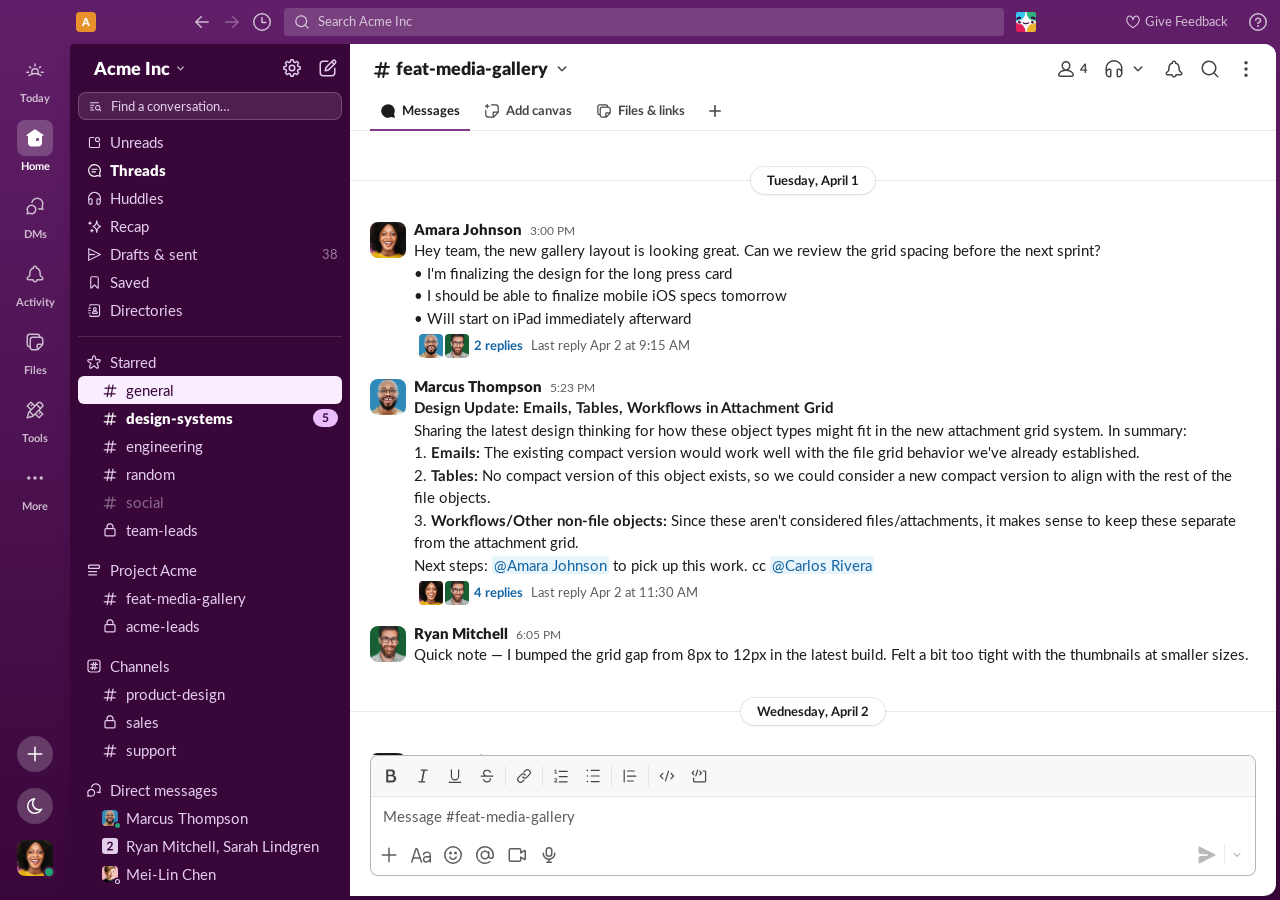
<file: shared/client/shell-channel.html>
<!DOCTYPE html>
<html lang="en">
<head>
  <meta charset="UTF-8">
  <script src="../no-autofill.js"></script>
  <title>Channel Message Shell</title>
  <link rel="stylesheet" href="../slacky/reset.css">
  <link rel="stylesheet" href="../slacky/tokens.css">
  <link rel="stylesheet" href="../slacky/components.css">
  <link rel="stylesheet" href="../slacky/shell.css">
  <script src="../slacky/slacky.js"></script>
  <style>
    /* Placeholder hides as soon as there is content (as in shell-client.css) */
    .c-wysiwyg_container--has-content .ql-placeholder { display: none; }
  </style>
</head>
<body>
  <div class="p-ia4_client">

    
    <div class="p-ia4_top_nav">
      <div class="p-ia4_top_nav__container_wrapper">
        <div class="p-ia4_top_nav__left">
          <div class="p-ia4_top_nav__workspace_icon">A</div>
        </div>
        <div class="p-ia4_top_nav__search">
          <div class="p-ia4_history_buttons">
            <button class="p-ia4_top_nav__history_btn" id="tn-back" aria-label="Back"></button>
            <button class="p-ia4_top_nav__history_btn" id="tn-forward" aria-label="Forward" disabled></button>
            <button class="p-ia4_top_nav__history_menu_btn" id="tn-history" aria-label="History"></button>
          </div>
          <div class="p-ia4_top_nav__search_box">
            <span class="p-ia4_top_nav__search_icon" id="tn-search"></span>
            <span class="p-ia4_top_nav__search_text">Search Acme Inc</span>
          </div>
          <button class="p-ia4_top_nav__icon_btn p-ia4_top_nav__slackbot_btn" aria-label="Slackbot AI">
            <span class="p-ia4_top_nav__slackbot_icon" role="img" aria-label="Slackbot AI"></span>
          </button>
        </div>
        <div class="p-ia4_top_nav__right">
          <button class="p-ia4_top_nav__feedback_btn" aria-label="Give feedback">
            <span id="tn-feedback"></span>
            Give Feedback
          </button>
          <button class="p-ia4_top_nav__icon_btn" id="tn-help" aria-label="Help"></button>
        </div>
      </div>
    </div>

    
    <div class="p-client_workspace_wrapper">

      
      <div class="p-tab_rail_column">
        
        <div class="p-tab_rail">
          <div class="p-tab_rail__tab_menu">
            <button class="p-tab_rail__button" aria-label="Today">
              <div class="p-tab_rail__button__icon">
                <div class="p-tab_rail__button__icon_inner" id="tr-today"></div>
              </div>
              <span class="p-tab_rail__button__label">Today</span>
            </button>
            <button class="p-tab_rail__button p-tab_rail__button--active" aria-label="Home">
              <div class="p-tab_rail__button__icon">
                <div class="p-tab_rail__button__icon_inner" id="tr-home"></div>
              </div>
              <span class="p-tab_rail__button__label">Home</span>
            </button>
            <button class="p-tab_rail__button" aria-label="DMs">
              <div class="p-tab_rail__button__icon">
                <div class="p-tab_rail__button__icon_inner" id="tr-dms"></div>
              </div>
              <span class="p-tab_rail__button__label">DMs</span>
            </button>
            <button class="p-tab_rail__button" aria-label="Activity">
              <div class="p-tab_rail__button__icon">
                <div class="p-tab_rail__button__icon_inner" id="tr-activity"></div>
              </div>
              <span class="p-tab_rail__button__label">Activity</span>
            </button>
            <button class="p-tab_rail__button" aria-label="Files">
              <div class="p-tab_rail__button__icon">
                <div class="p-tab_rail__button__icon_inner" id="tr-files"></div>
              </div>
              <span class="p-tab_rail__button__label">Files</span>
            </button>
            <button class="p-tab_rail__button" aria-label="Tools">
              <div class="p-tab_rail__button__icon">
                <div class="p-tab_rail__button__icon_inner" id="tr-tools"></div>
              </div>
              <span class="p-tab_rail__button__label">Tools</span>
            </button>
            <button class="p-tab_rail__button" aria-label="More">
              <div class="p-tab_rail__button__icon">
                <div class="p-tab_rail__button__icon_inner" id="tr-more"></div>
              </div>
              <span class="p-tab_rail__button__label">More</span>
            </button>
          </div>
        </div>
        
        <div class="p-control_strip">
          <button class="p-control_strip__circle_button" aria-label="Create new" id="tr-compose"></button>
          <button class="p-control_strip__circle_button" aria-label="Pause notifications" id="tr-moon"></button>
          <div class="p-control_strip__avatar">
            <img src="../slacky/avatars/persona-a.png" alt="Profile" width="36" height="36">
            <span class="p-control_strip__avatar__presence"></span>
          </div>
        </div>
      </div>

      
      <div class="p-client_workspace">
        <div class="p-client_workspace__layout">

          
          <div class="p-view_contents p-view_contents--sidebar">
            <div class="p-channel_sidebar">

              
              <div class="p-channel_sidebar__header">
                <div class="p-channel_sidebar__header_left">
                  <span class="p-channel_sidebar__header_name">Acme Inc</span>
                  <span class="p-channel_sidebar__header_caret" id="header-caret"></span>
                </div>
                <div class="p-channel_sidebar__header_actions">
                  <button class="p-channel_sidebar__header_btn" aria-label="Settings" id="header-btn-1"></button>
                  <button class="p-channel_sidebar__header_btn" aria-label="Compose" id="header-btn-2"></button>
                </div>
              </div>

              
              <div class="p-channel_sidebar__filter">
                <span class="p-channel_sidebar__filter_icon" id="filter-search-icon"></span>
                <span class="p-channel_sidebar__filter_text">Find a conversation…</span>
              </div>

              <div class="p-channel_sidebar__list">
                
                <div class="p-channel_sidebar__pages">
                  <a class="p-channel_sidebar__page_row" href="javascript:void(0)">
                    <span class="p-channel_sidebar__page_row_icon" id="page-icon-unreads"></span>
                    <span class="p-channel_sidebar__name">Unreads</span>
                  </a>
                  <a class="p-channel_sidebar__page_row p-channel_sidebar__page_row--unread" href="javascript:void(0)">
                    <span class="p-channel_sidebar__page_row_icon" id="page-icon-threads"></span>
                    <span class="p-channel_sidebar__name">Threads</span>
                  </a>
                  <a class="p-channel_sidebar__page_row" href="javascript:void(0)">
                    <span class="p-channel_sidebar__page_row_icon" id="page-icon-huddles"></span>
                    <span class="p-channel_sidebar__name">Huddles</span>
                  </a>
                  <a class="p-channel_sidebar__page_row" href="javascript:void(0)">
                    <span class="p-channel_sidebar__page_row_icon" id="page-icon-recap"></span>
                    <span class="p-channel_sidebar__name">Recap</span>
                  </a>
                  <a class="p-channel_sidebar__page_row" href="javascript:void(0)">
                    <span class="p-channel_sidebar__page_row_icon" id="page-icon-drafts"></span>
                    <span class="p-channel_sidebar__name">Drafts &amp; sent</span>
                    <span class="p-channel_sidebar__channel_suffix" style="opacity:0.6;font-size:13px">38</span>
                  </a>
                  <a class="p-channel_sidebar__page_row" href="javascript:void(0)">
                    <span class="p-channel_sidebar__page_row_icon" id="page-icon-saved"></span>
                    <span class="p-channel_sidebar__name">Saved</span>
                  </a>
                  <a class="p-channel_sidebar__page_row" href="javascript:void(0)">
                    <span class="p-channel_sidebar__page_row_icon" id="page-icon-directories"></span>
                    <span class="p-channel_sidebar__name">Directories</span>
                  </a>
                </div>

                
                <div class="p-channel_sidebar__divider">
                  <div class="p-channel_sidebar__divider_line"></div>
                </div>

                
                <div class="p-channel_sidebar__conversations">

                  
                  <div class="p-channel_sidebar__section">
                    <div class="p-channel_sidebar__section_heading" data-section-toggle="starred">
                      <span class="p-channel_sidebar__section_heading_toggle">
                        <span class="p-channel_sidebar__section_heading_emoji" id="sec-icon-starred"></span>
                        <span class="p-channel_sidebar__section_heading_caret" id="sec-caret-starred"></span>
                      </span>
                      <span class="p-channel_sidebar__section_heading_label">Starred</span>
                      <span class="p-channel_sidebar__section_heading_buttons">
                        <button class="p-channel_sidebar__section_heading_btn" aria-label="More actions" id="sec-more-starred"></button>
                      </span>
                    </div>
                    <div data-section-content="starred">
                      <a class="p-channel_sidebar__channel p-channel_sidebar__channel--selected" href="javascript:void(0)">
                        <span class="p-channel_sidebar__channel_icon_prefix p-channel_sidebar__channel_icon--hash" id="ch-icon-1"></span>
                        <span class="p-channel_sidebar__name">general</span>
                      </a>
                      <a class="p-channel_sidebar__channel p-channel_sidebar__channel--unread" href="javascript:void(0)">
                        <span class="p-channel_sidebar__channel_icon_prefix p-channel_sidebar__channel_icon--hash" id="ch-icon-2"></span>
                        <span class="p-channel_sidebar__name">design-systems</span>
                        <span class="p-channel_sidebar__channel_suffix">
                          <span class="p-channel_sidebar__badge">5</span>
                        </span>
                      </a>
                      <a class="p-channel_sidebar__channel" href="javascript:void(0)">
                        <span class="p-channel_sidebar__channel_icon_prefix p-channel_sidebar__channel_icon--hash" id="ch-icon-3"></span>
                        <span class="p-channel_sidebar__name">engineering</span>
                      </a>
                      <a class="p-channel_sidebar__channel" href="javascript:void(0)">
                        <span class="p-channel_sidebar__channel_icon_prefix p-channel_sidebar__channel_icon--hash" id="ch-icon-4"></span>
                        <span class="p-channel_sidebar__name">random</span>
                      </a>
                      <a class="p-channel_sidebar__channel p-channel_sidebar__channel--muted" href="javascript:void(0)">
                        <span class="p-channel_sidebar__channel_icon_prefix p-channel_sidebar__channel_icon--hash" id="ch-icon-5"></span>
                        <span class="p-channel_sidebar__name">social</span>
                      </a>
                      <a class="p-channel_sidebar__channel" href="javascript:void(0)">
                        <span class="p-channel_sidebar__channel_icon_prefix p-channel_sidebar__channel_icon--lock" id="ch-icon-6"></span>
                        <span class="p-channel_sidebar__name">team-leads</span>
                      </a>
                    </div>
                  </div>

                  
                  <div class="p-channel_sidebar__section">
                    <div class="p-channel_sidebar__section_heading" data-section-toggle="project-acme">
                      <span class="p-channel_sidebar__section_heading_toggle">
                        <span class="p-channel_sidebar__section_heading_emoji" id="sec-icon-project-acme"></span>
                        <span class="p-channel_sidebar__section_heading_caret" id="sec-caret-project-acme"></span>
                      </span>
                      <span class="p-channel_sidebar__section_heading_label">Project Acme</span>
                      <span class="p-channel_sidebar__section_heading_buttons">
                        <button class="p-channel_sidebar__section_heading_btn" aria-label="More actions" id="sec-more-project-acme"></button>
                      </span>
                    </div>
                    <div data-section-content="project-acme">
                      <a class="p-channel_sidebar__channel" href="javascript:void(0)">
                        <span class="p-channel_sidebar__channel_icon_prefix p-channel_sidebar__channel_icon--hash" id="ch-icon-7"></span>
                        <span class="p-channel_sidebar__name">feat-media-gallery</span>
                      </a>
                      <a class="p-channel_sidebar__channel" href="javascript:void(0)">
                        <span class="p-channel_sidebar__channel_icon_prefix p-channel_sidebar__channel_icon--lock" id="ch-icon-8"></span>
                        <span class="p-channel_sidebar__name">acme-leads</span>
                      </a>
                    </div>
                  </div>

                  
                  <div class="p-channel_sidebar__section">
                    <div class="p-channel_sidebar__section_heading" data-section-toggle="channels">
                      <span class="p-channel_sidebar__section_heading_toggle">
                        <span class="p-channel_sidebar__section_heading_emoji" id="sec-icon-channels"></span>
                        <span class="p-channel_sidebar__section_heading_caret" id="sec-caret-channels"></span>
                      </span>
                      <span class="p-channel_sidebar__section_heading_label">Channels</span>
                      <span class="p-channel_sidebar__section_heading_buttons">
                        <button class="p-channel_sidebar__section_heading_btn" aria-label="Add channels" id="sec-add-channels"></button>
                        <button class="p-channel_sidebar__section_heading_btn" aria-label="More actions" id="sec-more-channels"></button>
                      </span>
                    </div>
                    <div data-section-content="channels">
                      <a class="p-channel_sidebar__channel" href="javascript:void(0)">
                        <span class="p-channel_sidebar__channel_icon_prefix p-channel_sidebar__channel_icon--hash" id="ch-icon-9"></span>
                        <span class="p-channel_sidebar__name">product-design</span>
                      </a>
                      <a class="p-channel_sidebar__channel" href="javascript:void(0)">
                        <span class="p-channel_sidebar__channel_icon_prefix p-channel_sidebar__channel_icon--lock" id="ch-icon-10"></span>
                        <span class="p-channel_sidebar__name">sales</span>
                      </a>
                      <a class="p-channel_sidebar__channel" href="javascript:void(0)">
                        <span class="p-channel_sidebar__channel_icon_prefix p-channel_sidebar__channel_icon--hash" id="ch-icon-11"></span>
                        <span class="p-channel_sidebar__name">support</span>
                      </a>
                    </div>
                  </div>

                  
                  <div class="p-channel_sidebar__section">
                    <div class="p-channel_sidebar__section_heading" data-section-toggle="dms">
                      <span class="p-channel_sidebar__section_heading_toggle">
                        <span class="p-channel_sidebar__section_heading_emoji" id="sec-icon-dms"></span>
                        <span class="p-channel_sidebar__section_heading_caret" id="sec-caret-dms"></span>
                      </span>
                      <span class="p-channel_sidebar__section_heading_label">Direct messages</span>
                      <span class="p-channel_sidebar__section_heading_buttons">
                        <button class="p-channel_sidebar__section_heading_btn" aria-label="Start a direct message" id="sec-add-dms"></button>
                        <button class="p-channel_sidebar__section_heading_btn" aria-label="More actions" id="sec-more-dms"></button>
                      </span>
                    </div>
                    <div data-section-content="dms">
                      <a class="p-channel_sidebar__channel" href="javascript:void(0)">
                        <span class="p-channel_sidebar__dm_avatar">
                          <img class="p-channel_sidebar__dm_avatar_img" src="../slacky/avatars/persona-b.png" alt="">
                          <span class="p-channel_sidebar__presence p-channel_sidebar__presence--active"></span>
                        </span>
                        <span class="p-channel_sidebar__name">Marcus Thompson</span>
                      </a>
                      <a class="p-channel_sidebar__channel" href="javascript:void(0)">
                        <span class="p-channel_sidebar__channel_icon_prefix p-channel_sidebar__channel_icon_prefix--visual-updates-with-avatars" id="dm-mpdm-1"></span>
                        <span class="p-channel_sidebar__name">Ryan Mitchell, Sarah Lindgren</span>
                      </a>
                      <a class="p-channel_sidebar__channel" href="javascript:void(0)">
                        <span class="p-channel_sidebar__dm_avatar">
                          <img class="p-channel_sidebar__dm_avatar_img" src="../slacky/avatars/persona-d.png" alt="">
                          <span class="p-channel_sidebar__presence p-channel_sidebar__presence--away"></span>
                        </span>
                        <span class="p-channel_sidebar__name">Mei-Lin Chen</span>
                      </a>
                    </div>
                  </div>

                  
                  <div class="p-channel_sidebar__section">
                    <div class="p-channel_sidebar__section_heading" data-section-toggle="apps">
                      <span class="p-channel_sidebar__section_heading_toggle">
                        <span class="p-channel_sidebar__section_heading_emoji" id="sec-icon-apps"></span>
                        <span class="p-channel_sidebar__section_heading_caret" id="sec-caret-apps"></span>
                      </span>
                      <span class="p-channel_sidebar__section_heading_label">Apps</span>
                      <span class="p-channel_sidebar__section_heading_buttons">
                        <button class="p-channel_sidebar__section_heading_btn" aria-label="More actions" id="sec-more-apps"></button>
                      </span>
                    </div>
                    <div data-section-content="apps">
                      <a class="p-channel_sidebar__channel" href="javascript:void(0)">
                        <img class="p-channel_sidebar__dm_avatar_img" src="../slacky/avatars/app-asana.png" alt="">
                        <span class="p-channel_sidebar__name">Asana</span>
                      </a>
                      <a class="p-channel_sidebar__channel" href="javascript:void(0)">
                        <img class="p-channel_sidebar__dm_avatar_img" src="../slacky/avatars/app-gcalendar.png" alt="">
                        <span class="p-channel_sidebar__name">Google Calendar</span>
                      </a>
                      <a class="p-channel_sidebar__channel" href="javascript:void(0)">
                        <img class="p-channel_sidebar__dm_avatar_img" src="../slacky/avatars/app-polly.png" alt="">
                        <span class="p-channel_sidebar__name">Polly</span>
                      </a>
                    </div>
                  </div>

                </div>
              </div>
            </div>
          </div>

          
          <div class="p-view_contents p-view_contents--primary">

            
            <div class="p-view_header">
              <div class="p-view_header__text">
                <button class="p-view_header__big_button">
                  <span class="p-view_header__channel_icon" id="vh-channel-icon"></span>
                  <span class="p-view_header__title">feat-media-gallery</span>
                </button>
                <span class="p-view_header__action_chevron" id="vh-title-chevron"></span>
              </div>
              <div class="p-view_header__actions">
                <button class="c-icon_button p-view_header__action_btn" aria-label="Members" type="button">
                  <span id="vh-members"></span>
                  <span class="p-view_header__action_label">4</span>
                </button>
                <button class="c-icon_button p-view_header__action_btn" aria-label="Huddle" type="button">
                  <span id="vh-huddle"></span>
                  <span class="p-view_header__action_chevron" id="vh-huddle-chevron"></span>
                </button>
                <button class="c-icon_button p-view_header__action_btn p-view_header__action_btn--icon-only" aria-label="Notifications" type="button">
                  <span id="vh-notifications"></span>
                </button>
                <button class="c-icon_button p-view_header__action_btn p-view_header__action_btn--icon-only" aria-label="Search" type="button">
                  <span id="vh-search"></span>
                </button>
                <button class="c-icon_button p-view_header__action_btn p-view_header__action_btn--icon-only" aria-label="More" type="button">
                  <span id="vh-more"></span>
                </button>
              </div>
            </div>

            
            <div class="p-channel_tabs">
              <button class="p-channel_tabs__tab p-channel_tabs__tab--active">
                <span id="tab-messages-icon"></span>
                Messages
              </button>
              <button class="p-channel_tabs__tab">
                <span id="tab-canvas-icon"></span>
                Add canvas
              </button>
              <button class="p-channel_tabs__tab">
                <span id="tab-files-icon"></span>
                Files &amp; links
              </button>
              <button class="p-channel_tabs__tab p-channel_tabs__tab--add">
                <span id="tab-add-icon"></span>
              </button>
            </div>

            
            <div class="p-message-pane">

              
              <div class="p-message_pane__date_divider">
                <hr class="p-message_pane__date_divider__line">
                <span class="p-message_pane__date_divider__label">Tuesday, April 1</span>
                <hr class="p-message_pane__date_divider__line">
              </div>

              <div class="c-message_kit__message">
                <div class="c-message_kit__background">
                  <div class="c-message_kit__gutter">
                    <div class="c-message_kit__gutter__left">
                      <div class="c-message_kit__avatar"><img src="../slacky/avatars/persona-a.png" alt=""></div>
                    </div>
                    <div class="c-message_kit__gutter__right">
                      <div class="c-message_kit__content_header">
                        <span class="c-message__sender">Amara Johnson</span>
                        <span class="c-timestamp">3:00 PM</span>
                      </div>
                      <div class="c-message__body">Hey team, the new gallery layout is looking great. Can we review the grid spacing before the next sprint?<br>• I'm finalizing the design for the long press card<br>• I should be able to finalize mobile iOS specs tomorrow<br>• Will start on iPad immediately afterward</div>
                      <div class="c-message__reply_bar" data-thread="thread-amara-grid">
                        <div class="c-message__reply_bar__avatars"><img src="../slacky/avatars/persona-b.png" alt=""><img src="../slacky/avatars/persona-c.png" alt=""></div>
                        <span class="c-message__reply_count">2 replies</span>
                        <div class="c-message__reply_bar_description">
                          <span class="c-message__reply_bar_last_reply">Last reply Apr 2 at 9:15 AM</span>
                          <span class="c-message__reply_bar_view_thread">View thread</span>
                        </div>
                        <div class="c-message__reply_bar_arrow"><svg xmlns="http://www.w3.org/2000/svg" viewBox="0 0 20 20" aria-hidden="true"><path fill="currentColor" fill-rule="evenodd" d="M7.72 5.72a.75.75 0 0 1 1.06 0l3.75 3.75a.75.75 0 0 1 0 1.06l-3.75 3.75a.75.75 0 0 1-1.06-1.06L10.94 10 7.72 6.78a.75.75 0 0 1 0-1.06" clip-rule="evenodd"/></svg></div>
                      </div>
                    </div>
                    <div class="c-message_actions__container c-message__actions" role="group">
                      <div class="c-message_actions__group c-message-actions--hover-actions" role="group" aria-label="Message actions">
                        <div class="c-message_actions__overflow_item">
                          <button class="c-button-unstyled c-message_actions__button c-message_actions__emoji_button" title="React with eyes">👀</button>
                          <button class="c-button-unstyled c-message_actions__button c-message_actions__emoji_button" title="React with thank you">🙌</button>
                          <button class="c-button-unstyled c-message_actions__button c-message_actions__emoji_button" title="React with yes">✅</button>
                        </div>
                        <div class="c-message_actions__overflow_item c-message_actions__overflow_item--button">
                          <button class="c-button-unstyled c-icon_button c-icon_button--size_smedium c-message_actions__button c-icon_button--default" title="Add reaction" data-qa="add_reaction"></button>
                        </div>
                        <div class="c-message_actions__overflow_item c-message_actions__overflow_item--button">
                          <button class="c-button-unstyled c-icon_button c-icon_button--size_smedium c-message_actions__button c-icon_button--default" title="Reply in thread" data-qa="start_thread"></button>
                        </div>
                        <div class="c-message_actions__overflow_item c-message_actions__overflow_item--button">
                          <button class="c-button-unstyled c-icon_button c-icon_button--size_smedium c-message_actions__button c-icon_button--default" title="Forward message" data-qa="share_message"></button>
                        </div>
                        <div class="c-message_actions__overflow_item c-message_actions__overflow_item--button">
                          <button class="c-button-unstyled c-icon_button c-icon_button--size_smedium c-message_actions__button c-icon_button--default" title="Save for later" data-qa="add_to_later_todos"></button>
                        </div>
                        <div class="c-message_actions__overflow_item c-message_actions__overflow_item--button">
                          <button class="c-button-unstyled c-icon_button c-icon_button--size_smedium c-message_actions__button c-icon_button--default" title="Send to Slackbot" data-qa="send_to_slackbot"></button>
                        </div>
                        <div class="c-message_actions__overflow_item">
                          <button class="c-button-unstyled c-icon_button c-icon_button--size_smedium c-message_actions__button c-icon_button--default" title="More actions" data-qa="more_message_actions"></button>
                        </div>
                      </div>
                    </div>
                  </div>
                </div>
              </div>

              <div class="c-message_kit__message">
                <div class="c-message_kit__background">
                  <div class="c-message_kit__gutter">
                    <div class="c-message_kit__gutter__left">
                      <div class="c-message_kit__avatar"><img src="../slacky/avatars/persona-b.png" alt=""></div>
                    </div>
                    <div class="c-message_kit__gutter__right">
                      <div class="c-message_kit__content_header">
                        <span class="c-message__sender">Marcus Thompson</span>
                        <span class="c-timestamp">5:23 PM</span>
                      </div>
                      <div class="c-message__body"><b>Design Update: Emails, Tables, Workflows in Attachment Grid</b><br>Sharing the latest design thinking for how these object types might fit in the new attachment grid system. In summary:<br>1. <b>Emails:</b> The existing compact version would work well with the file grid behavior we've already established.<br>2. <b>Tables:</b> No compact version of this object exists, so we could consider a new compact version to align with the rest of the file objects.<br>3. <b>Workflows/Other non-file objects:</b> Since these aren't considered files/attachments, it makes sense to keep these separate from the attachment grid.<br>Next steps: <span class="p-message__mention">@Amara Johnson</span> to pick up this work. cc <span class="p-message__mention">@Carlos Rivera</span></div>
                    <div class="c-message__reply_bar" data-thread="thread-marcus-design">
                      <div class="c-message__reply_bar__avatars"><img src="../slacky/avatars/persona-a.png" alt=""><img src="../slacky/avatars/persona-c.png" alt=""></div>
                      <span class="c-message__reply_count">4 replies</span>
                      <div class="c-message__reply_bar_description">
                        <span class="c-message__reply_bar_last_reply">Last reply Apr 2 at 11:30 AM</span>
                        <span class="c-message__reply_bar_view_thread">View thread</span>
                      </div>
                      <div class="c-message__reply_bar_arrow"><svg xmlns="http://www.w3.org/2000/svg" viewBox="0 0 20 20" aria-hidden="true"><path fill="currentColor" fill-rule="evenodd" d="M7.72 5.72a.75.75 0 0 1 1.06 0l3.75 3.75a.75.75 0 0 1 0 1.06l-3.75 3.75a.75.75 0 0 1-1.06-1.06L10.94 10 7.72 6.78a.75.75 0 0 1 0-1.06" clip-rule="evenodd"/></svg></div>
                    </div>
                    </div>
                    <div class="c-message_actions__container c-message__actions" role="group">
                      <div class="c-message_actions__group c-message-actions--hover-actions" role="group" aria-label="Message actions">
                        <div class="c-message_actions__overflow_item">
                          <button class="c-button-unstyled c-message_actions__button c-message_actions__emoji_button" title="React with eyes">👀</button>
                          <button class="c-button-unstyled c-message_actions__button c-message_actions__emoji_button" title="React with thank you">🙌</button>
                          <button class="c-button-unstyled c-message_actions__button c-message_actions__emoji_button" title="React with yes">✅</button>
                        </div>
                        <div class="c-message_actions__overflow_item c-message_actions__overflow_item--button">
                          <button class="c-button-unstyled c-icon_button c-icon_button--size_smedium c-message_actions__button c-icon_button--default" title="Add reaction" data-qa="add_reaction"></button>
                        </div>
                        <div class="c-message_actions__overflow_item c-message_actions__overflow_item--button">
                          <button class="c-button-unstyled c-icon_button c-icon_button--size_smedium c-message_actions__button c-icon_button--default" title="Reply in thread" data-qa="start_thread"></button>
                        </div>
                        <div class="c-message_actions__overflow_item c-message_actions__overflow_item--button">
                          <button class="c-button-unstyled c-icon_button c-icon_button--size_smedium c-message_actions__button c-icon_button--default" title="Forward message" data-qa="share_message"></button>
                        </div>
                        <div class="c-message_actions__overflow_item c-message_actions__overflow_item--button">
                          <button class="c-button-unstyled c-icon_button c-icon_button--size_smedium c-message_actions__button c-icon_button--default" title="Save for later" data-qa="add_to_later_todos"></button>
                        </div>
                        <div class="c-message_actions__overflow_item c-message_actions__overflow_item--button">
                          <button class="c-button-unstyled c-icon_button c-icon_button--size_smedium c-message_actions__button c-icon_button--default" title="Send to Slackbot" data-qa="send_to_slackbot"></button>
                        </div>
                        <div class="c-message_actions__overflow_item">
                          <button class="c-button-unstyled c-icon_button c-icon_button--size_smedium c-message_actions__button c-icon_button--default" title="More actions" data-qa="more_message_actions"></button>
                        </div>
                      </div>
                    </div>
                  </div>
                </div>
              </div>

              <div class="c-message_kit__message">
                <div class="c-message_kit__background">
                  <div class="c-message_kit__gutter">
                    <div class="c-message_kit__gutter__left">
                      <div class="c-message_kit__avatar"><img src="../slacky/avatars/persona-c.png" alt=""></div>
                    </div>
                    <div class="c-message_kit__gutter__right">
                      <div class="c-message_kit__content_header">
                        <span class="c-message__sender">Ryan Mitchell</span>
                        <span class="c-timestamp">6:05 PM</span>
                      </div>
                      <div class="c-message__body">Quick note — I bumped the grid gap from 8px to 12px in the latest build. Felt a bit too tight with the thumbnails at smaller sizes.</div>
                    </div>
                    <div class="c-message_actions__container c-message__actions" role="group">
                      <div class="c-message_actions__group c-message-actions--hover-actions" role="group" aria-label="Message actions">
                        <div class="c-message_actions__overflow_item">
                          <button class="c-button-unstyled c-message_actions__button c-message_actions__emoji_button" title="React with eyes">👀</button>
                          <button class="c-button-unstyled c-message_actions__button c-message_actions__emoji_button" title="React with thank you">🙌</button>
                          <button class="c-button-unstyled c-message_actions__button c-message_actions__emoji_button" title="React with yes">✅</button>
                        </div>
                        <div class="c-message_actions__overflow_item c-message_actions__overflow_item--button">
                          <button class="c-button-unstyled c-icon_button c-icon_button--size_smedium c-message_actions__button c-icon_button--default" title="Add reaction" data-qa="add_reaction"></button>
                        </div>
                        <div class="c-message_actions__overflow_item c-message_actions__overflow_item--button">
                          <button class="c-button-unstyled c-icon_button c-icon_button--size_smedium c-message_actions__button c-icon_button--default" title="Reply in thread" data-qa="start_thread"></button>
                        </div>
                        <div class="c-message_actions__overflow_item c-message_actions__overflow_item--button">
                          <button class="c-button-unstyled c-icon_button c-icon_button--size_smedium c-message_actions__button c-icon_button--default" title="Forward message" data-qa="share_message"></button>
                        </div>
                        <div class="c-message_actions__overflow_item c-message_actions__overflow_item--button">
                          <button class="c-button-unstyled c-icon_button c-icon_button--size_smedium c-message_actions__button c-icon_button--default" title="Save for later" data-qa="add_to_later_todos"></button>
                        </div>
                        <div class="c-message_actions__overflow_item c-message_actions__overflow_item--button">
                          <button class="c-button-unstyled c-icon_button c-icon_button--size_smedium c-message_actions__button c-icon_button--default" title="Send to Slackbot" data-qa="send_to_slackbot"></button>
                        </div>
                        <div class="c-message_actions__overflow_item">
                          <button class="c-button-unstyled c-icon_button c-icon_button--size_smedium c-message_actions__button c-icon_button--default" title="More actions" data-qa="more_message_actions"></button>
                        </div>
                      </div>
                    </div>
                  </div>
                </div>
              </div>

              
              <div class="p-message_pane__date_divider">
                <hr class="p-message_pane__date_divider__line">
                <span class="p-message_pane__date_divider__label">Wednesday, April 2</span>
                <hr class="p-message_pane__date_divider__line">
              </div>

              <div class="c-message_kit__message">
                <div class="c-message_kit__background">
                  <div class="c-message_kit__gutter">
                    <div class="c-message_kit__gutter__left">
                      <div class="c-message_kit__avatar"><img src="../slacky/avatars/persona-a.png" alt=""></div>
                    </div>
                    <div class="c-message_kit__gutter__right">
                      <div class="c-message_kit__content_header">
                        <span class="c-message__sender">Amara Johnson</span>
                        <span class="c-timestamp">9:10 AM</span>
                      </div>
                      <div class="c-message__body">Morning! Just pulled the latest — the width changes look great on my end. The 3-up layout is feeling much more balanced now.</div>
                    </div>
                    <div class="c-message_actions__container c-message__actions" role="group">
                      <div class="c-message_actions__group c-message-actions--hover-actions" role="group" aria-label="Message actions">
                        <div class="c-message_actions__overflow_item">
                          <button class="c-button-unstyled c-message_actions__button c-message_actions__emoji_button" title="React with eyes">👀</button>
                          <button class="c-button-unstyled c-message_actions__button c-message_actions__emoji_button" title="React with thank you">🙌</button>
                          <button class="c-button-unstyled c-message_actions__button c-message_actions__emoji_button" title="React with yes">✅</button>
                        </div>
                        <div class="c-message_actions__overflow_item c-message_actions__overflow_item--button">
                          <button class="c-button-unstyled c-icon_button c-icon_button--size_smedium c-message_actions__button c-icon_button--default" title="Add reaction" data-qa="add_reaction"></button>
                        </div>
                        <div class="c-message_actions__overflow_item c-message_actions__overflow_item--button">
                          <button class="c-button-unstyled c-icon_button c-icon_button--size_smedium c-message_actions__button c-icon_button--default" title="Reply in thread" data-qa="start_thread"></button>
                        </div>
                        <div class="c-message_actions__overflow_item c-message_actions__overflow_item--button">
                          <button class="c-button-unstyled c-icon_button c-icon_button--size_smedium c-message_actions__button c-icon_button--default" title="Forward message" data-qa="share_message"></button>
                        </div>
                        <div class="c-message_actions__overflow_item c-message_actions__overflow_item--button">
                          <button class="c-button-unstyled c-icon_button c-icon_button--size_smedium c-message_actions__button c-icon_button--default" title="Save for later" data-qa="add_to_later_todos"></button>
                        </div>
                        <div class="c-message_actions__overflow_item c-message_actions__overflow_item--button">
                          <button class="c-button-unstyled c-icon_button c-icon_button--size_smedium c-message_actions__button c-icon_button--default" title="Send to Slackbot" data-qa="send_to_slackbot"></button>
                        </div>
                        <div class="c-message_actions__overflow_item">
                          <button class="c-button-unstyled c-icon_button c-icon_button--size_smedium c-message_actions__button c-icon_button--default" title="More actions" data-qa="more_message_actions"></button>
                        </div>
                      </div>
                    </div>
                  </div>
                </div>
              </div>

              <div class="c-message_kit__message">
                <div class="c-message_kit__background">
                  <div class="c-message_kit__gutter">
                    <div class="c-message_kit__gutter__left">
                      <div class="c-message_kit__avatar"><img src="../slacky/avatars/persona-c.png" alt=""></div>
                    </div>
                    <div class="c-message_kit__gutter__right">
                      <div class="c-message_kit__content_header">
                        <span class="c-message__sender">Ryan Mitchell</span>
                        <span class="c-timestamp">9:52 AM</span>
                      </div>
                      <div class="c-message__body"><span class="p-message__mention">@Amara Johnson</span> If you give things a refresh, you should see the latest width stuff. I made #dave-testing to make it easier to see the grid do its thing.</div>
                    </div>
                    <div class="c-message_actions__container c-message__actions" role="group">
                      <div class="c-message_actions__group c-message-actions--hover-actions" role="group" aria-label="Message actions">
                        <div class="c-message_actions__overflow_item">
                          <button class="c-button-unstyled c-message_actions__button c-message_actions__emoji_button" title="React with eyes">👀</button>
                          <button class="c-button-unstyled c-message_actions__button c-message_actions__emoji_button" title="React with thank you">🙌</button>
                          <button class="c-button-unstyled c-message_actions__button c-message_actions__emoji_button" title="React with yes">✅</button>
                        </div>
                        <div class="c-message_actions__overflow_item c-message_actions__overflow_item--button">
                          <button class="c-button-unstyled c-icon_button c-icon_button--size_smedium c-message_actions__button c-icon_button--default" title="Add reaction" data-qa="add_reaction"></button>
                        </div>
                        <div class="c-message_actions__overflow_item c-message_actions__overflow_item--button">
                          <button class="c-button-unstyled c-icon_button c-icon_button--size_smedium c-message_actions__button c-icon_button--default" title="Reply in thread" data-qa="start_thread"></button>
                        </div>
                        <div class="c-message_actions__overflow_item c-message_actions__overflow_item--button">
                          <button class="c-button-unstyled c-icon_button c-icon_button--size_smedium c-message_actions__button c-icon_button--default" title="Forward message" data-qa="share_message"></button>
                        </div>
                        <div class="c-message_actions__overflow_item c-message_actions__overflow_item--button">
                          <button class="c-button-unstyled c-icon_button c-icon_button--size_smedium c-message_actions__button c-icon_button--default" title="Save for later" data-qa="add_to_later_todos"></button>
                        </div>
                        <div class="c-message_actions__overflow_item c-message_actions__overflow_item--button">
                          <button class="c-button-unstyled c-icon_button c-icon_button--size_smedium c-message_actions__button c-icon_button--default" title="Send to Slackbot" data-qa="send_to_slackbot"></button>
                        </div>
                        <div class="c-message_actions__overflow_item">
                          <button class="c-button-unstyled c-icon_button c-icon_button--size_smedium c-message_actions__button c-icon_button--default" title="More actions" data-qa="more_message_actions"></button>
                        </div>
                      </div>
                    </div>
                  </div>
                </div>
              </div>

              <div class="c-message_kit__message">
                <div class="c-message_kit__background">
                  <div class="c-message_kit__gutter">
                    <div class="c-message_kit__gutter__left">
                      <div class="c-message_kit__avatar"><img src="../slacky/avatars/persona-c.png" alt=""></div>
                    </div>
                    <div class="c-message_kit__gutter__right">
                      <div class="c-message_kit__content_header">
                        <span class="c-message__sender">Ryan Mitchell</span>
                        <span class="c-timestamp">9:56 AM</span>
                      </div>
                      <div class="c-message__body"><span class="p-message__mention">@Harpreet Singh</span> / <span class="p-message__mention">@Carlos Rivera</span>, I think we're ready to release the toggle to the next group of people.</div>
                    <div class="c-message__reply_bar" data-thread="thread-ryan-toggle">
                      <div class="c-message__reply_bar__avatars"><img src="../slacky/avatars/persona-a.png" alt=""><img src="../slacky/avatars/persona-d.png" alt=""><img src="../slacky/avatars/persona-c.png" alt=""></div>
                      <span class="c-message__reply_count">13 replies</span>
                      <div class="c-message__reply_bar_description">
                        <span class="c-message__reply_bar_last_reply">Last reply Apr 3 at 10:22 AM</span>
                        <span class="c-message__reply_bar_view_thread">View thread</span>
                      </div>
                      <div class="c-message__reply_bar_arrow"><svg xmlns="http://www.w3.org/2000/svg" viewBox="0 0 20 20" aria-hidden="true"><path fill="currentColor" fill-rule="evenodd" d="M7.72 5.72a.75.75 0 0 1 1.06 0l3.75 3.75a.75.75 0 0 1 0 1.06l-3.75 3.75a.75.75 0 0 1-1.06-1.06L10.94 10 7.72 6.78a.75.75 0 0 1 0-1.06" clip-rule="evenodd"/></svg></div>
                    </div>
                    </div>
                    <div class="c-message_actions__container c-message__actions" role="group">
                      <div class="c-message_actions__group c-message-actions--hover-actions" role="group" aria-label="Message actions">
                        <div class="c-message_actions__overflow_item">
                          <button class="c-button-unstyled c-message_actions__button c-message_actions__emoji_button" title="React with eyes">👀</button>
                          <button class="c-button-unstyled c-message_actions__button c-message_actions__emoji_button" title="React with thank you">🙌</button>
                          <button class="c-button-unstyled c-message_actions__button c-message_actions__emoji_button" title="React with yes">✅</button>
                        </div>
                        <div class="c-message_actions__overflow_item c-message_actions__overflow_item--button">
                          <button class="c-button-unstyled c-icon_button c-icon_button--size_smedium c-message_actions__button c-icon_button--default" title="Add reaction" data-qa="add_reaction"></button>
                        </div>
                        <div class="c-message_actions__overflow_item c-message_actions__overflow_item--button">
                          <button class="c-button-unstyled c-icon_button c-icon_button--size_smedium c-message_actions__button c-icon_button--default" title="Reply in thread" data-qa="start_thread"></button>
                        </div>
                        <div class="c-message_actions__overflow_item c-message_actions__overflow_item--button">
                          <button class="c-button-unstyled c-icon_button c-icon_button--size_smedium c-message_actions__button c-icon_button--default" title="Forward message" data-qa="share_message"></button>
                        </div>
                        <div class="c-message_actions__overflow_item c-message_actions__overflow_item--button">
                          <button class="c-button-unstyled c-icon_button c-icon_button--size_smedium c-message_actions__button c-icon_button--default" title="Save for later" data-qa="add_to_later_todos"></button>
                        </div>
                        <div class="c-message_actions__overflow_item c-message_actions__overflow_item--button">
                          <button class="c-button-unstyled c-icon_button c-icon_button--size_smedium c-message_actions__button c-icon_button--default" title="Send to Slackbot" data-qa="send_to_slackbot"></button>
                        </div>
                        <div class="c-message_actions__overflow_item">
                          <button class="c-button-unstyled c-icon_button c-icon_button--size_smedium c-message_actions__button c-icon_button--default" title="More actions" data-qa="more_message_actions"></button>
                        </div>
                      </div>
                    </div>
                  </div>
                </div>
              </div>

              
              <div class="p-message_pane__date_divider">
                <hr class="p-message_pane__date_divider__line">
                <span class="p-message_pane__date_divider__label">Thursday, April 3</span>
                <hr class="p-message_pane__date_divider__line">
              </div>

              <div class="c-message_kit__message">
                <div class="c-message_kit__background">
                  <div class="c-message_kit__gutter">
                    <div class="c-message_kit__gutter__left">
                      <div class="c-message_kit__avatar"><img src="../slacky/avatars/persona-d.png" alt=""></div>
                    </div>
                    <div class="c-message_kit__gutter__right">
                      <div class="c-message_kit__content_header">
                        <span class="c-message__sender">Mei-Lin Chen</span>
                        <span class="c-timestamp">1:43 PM</span>
                      </div>
                      <div class="c-message__body"><b>EOW updates: Media gallery</b><br>• We released to TS and SF ambassadors this week<br>• We haven't received much feedback until now except for the popover placement<br>• I worked on updating the tooltip on the overflow overlay loading state this week and merged the changes<br>• Currently working on enabling the new layout in search result page</div>
                    </div>
                    <div class="c-message_actions__container c-message__actions" role="group">
                      <div class="c-message_actions__group c-message-actions--hover-actions" role="group" aria-label="Message actions">
                        <div class="c-message_actions__overflow_item">
                          <button class="c-button-unstyled c-message_actions__button c-message_actions__emoji_button" title="React with eyes">👀</button>
                          <button class="c-button-unstyled c-message_actions__button c-message_actions__emoji_button" title="React with thank you">🙌</button>
                          <button class="c-button-unstyled c-message_actions__button c-message_actions__emoji_button" title="React with yes">✅</button>
                        </div>
                        <div class="c-message_actions__overflow_item c-message_actions__overflow_item--button">
                          <button class="c-button-unstyled c-icon_button c-icon_button--size_smedium c-message_actions__button c-icon_button--default" title="Add reaction" data-qa="add_reaction"></button>
                        </div>
                        <div class="c-message_actions__overflow_item c-message_actions__overflow_item--button">
                          <button class="c-button-unstyled c-icon_button c-icon_button--size_smedium c-message_actions__button c-icon_button--default" title="Reply in thread" data-qa="start_thread"></button>
                        </div>
                        <div class="c-message_actions__overflow_item c-message_actions__overflow_item--button">
                          <button class="c-button-unstyled c-icon_button c-icon_button--size_smedium c-message_actions__button c-icon_button--default" title="Forward message" data-qa="share_message"></button>
                        </div>
                        <div class="c-message_actions__overflow_item c-message_actions__overflow_item--button">
                          <button class="c-button-unstyled c-icon_button c-icon_button--size_smedium c-message_actions__button c-icon_button--default" title="Save for later" data-qa="add_to_later_todos"></button>
                        </div>
                        <div class="c-message_actions__overflow_item c-message_actions__overflow_item--button">
                          <button class="c-button-unstyled c-icon_button c-icon_button--size_smedium c-message_actions__button c-icon_button--default" title="Send to Slackbot" data-qa="send_to_slackbot"></button>
                        </div>
                        <div class="c-message_actions__overflow_item">
                          <button class="c-button-unstyled c-icon_button c-icon_button--size_smedium c-message_actions__button c-icon_button--default" title="More actions" data-qa="more_message_actions"></button>
                        </div>
                      </div>
                    </div>
                  </div>
                </div>
              </div>

              <div class="c-message_kit__message">
                <div class="c-message_kit__background">
                  <div class="c-message_kit__gutter">
                    <div class="c-message_kit__gutter__left">
                      <div class="c-message_kit__avatar"><img src="../slacky/avatars/persona-d.png" alt=""></div>
                    </div>
                    <div class="c-message_kit__gutter__right">
                      <div class="c-message_kit__content_header">
                        <span class="c-message__sender">Mei-Lin Chen</span>
                        <span class="c-timestamp">6:33 PM</span>
                      </div>
                      <div class="c-message__body"><span class="p-message__mention">@Sarah Lindgren</span> I have a PR to address this feedback, please take a look <a class="p-message__link" href="javascript:void(0)">slack-github.com/slack/webapp/pull/371612</a></div>
                    </div>
                    <div class="c-message_actions__container c-message__actions" role="group">
                      <div class="c-message_actions__group c-message-actions--hover-actions" role="group" aria-label="Message actions">
                        <div class="c-message_actions__overflow_item">
                          <button class="c-button-unstyled c-message_actions__button c-message_actions__emoji_button" title="React with eyes">👀</button>
                          <button class="c-button-unstyled c-message_actions__button c-message_actions__emoji_button" title="React with thank you">🙌</button>
                          <button class="c-button-unstyled c-message_actions__button c-message_actions__emoji_button" title="React with yes">✅</button>
                        </div>
                        <div class="c-message_actions__overflow_item c-message_actions__overflow_item--button">
                          <button class="c-button-unstyled c-icon_button c-icon_button--size_smedium c-message_actions__button c-icon_button--default" title="Add reaction" data-qa="add_reaction"></button>
                        </div>
                        <div class="c-message_actions__overflow_item c-message_actions__overflow_item--button">
                          <button class="c-button-unstyled c-icon_button c-icon_button--size_smedium c-message_actions__button c-icon_button--default" title="Reply in thread" data-qa="start_thread"></button>
                        </div>
                        <div class="c-message_actions__overflow_item c-message_actions__overflow_item--button">
                          <button class="c-button-unstyled c-icon_button c-icon_button--size_smedium c-message_actions__button c-icon_button--default" title="Forward message" data-qa="share_message"></button>
                        </div>
                        <div class="c-message_actions__overflow_item c-message_actions__overflow_item--button">
                          <button class="c-button-unstyled c-icon_button c-icon_button--size_smedium c-message_actions__button c-icon_button--default" title="Save for later" data-qa="add_to_later_todos"></button>
                        </div>
                        <div class="c-message_actions__overflow_item c-message_actions__overflow_item--button">
                          <button class="c-button-unstyled c-icon_button c-icon_button--size_smedium c-message_actions__button c-icon_button--default" title="Send to Slackbot" data-qa="send_to_slackbot"></button>
                        </div>
                        <div class="c-message_actions__overflow_item">
                          <button class="c-button-unstyled c-icon_button c-icon_button--size_smedium c-message_actions__button c-icon_button--default" title="More actions" data-qa="more_message_actions"></button>
                        </div>
                      </div>
                    </div>
                  </div>
                </div>
              </div>

              <div class="c-message_kit__message">
                <div class="c-message_kit__background">
                  <div class="c-message_kit__gutter">
                    <div class="c-message_kit__gutter__left">
                      <div class="c-message_kit__avatar"><img src="../slacky/avatars/persona-g.png" alt=""></div>
                    </div>
                    <div class="c-message_kit__gutter__right">
                      <div class="c-message_kit__content_header">
                        <span class="c-message__sender">Carlos Rivera</span>
                        <span class="c-timestamp">4:02 PM</span>
                      </div>
                      <div class="c-message__body">FYI the staging env got reset overnight — if you were testing anything there you'll need to redeploy.</div>
                    </div>
                    <div class="c-message_actions__container c-message__actions" role="group">
                      <div class="c-message_actions__group c-message-actions--hover-actions" role="group" aria-label="Message actions">
                        <div class="c-message_actions__overflow_item">
                          <button class="c-button-unstyled c-message_actions__button c-message_actions__emoji_button" title="React with eyes">👀</button>
                          <button class="c-button-unstyled c-message_actions__button c-message_actions__emoji_button" title="React with thank you">🙌</button>
                          <button class="c-button-unstyled c-message_actions__button c-message_actions__emoji_button" title="React with yes">✅</button>
                        </div>
                        <div class="c-message_actions__overflow_item c-message_actions__overflow_item--button">
                          <button class="c-button-unstyled c-icon_button c-icon_button--size_smedium c-message_actions__button c-icon_button--default" title="Add reaction" data-qa="add_reaction"></button>
                        </div>
                        <div class="c-message_actions__overflow_item c-message_actions__overflow_item--button">
                          <button class="c-button-unstyled c-icon_button c-icon_button--size_smedium c-message_actions__button c-icon_button--default" title="Reply in thread" data-qa="start_thread"></button>
                        </div>
                        <div class="c-message_actions__overflow_item c-message_actions__overflow_item--button">
                          <button class="c-button-unstyled c-icon_button c-icon_button--size_smedium c-message_actions__button c-icon_button--default" title="Forward message" data-qa="share_message"></button>
                        </div>
                        <div class="c-message_actions__overflow_item c-message_actions__overflow_item--button">
                          <button class="c-button-unstyled c-icon_button c-icon_button--size_smedium c-message_actions__button c-icon_button--default" title="Save for later" data-qa="add_to_later_todos"></button>
                        </div>
                        <div class="c-message_actions__overflow_item c-message_actions__overflow_item--button">
                          <button class="c-button-unstyled c-icon_button c-icon_button--size_smedium c-message_actions__button c-icon_button--default" title="Send to Slackbot" data-qa="send_to_slackbot"></button>
                        </div>
                        <div class="c-message_actions__overflow_item">
                          <button class="c-button-unstyled c-icon_button c-icon_button--size_smedium c-message_actions__button c-icon_button--default" title="More actions" data-qa="more_message_actions"></button>
                        </div>
                      </div>
                    </div>
                  </div>
                </div>
              </div>

              <div class="c-message_kit__message">
                <div class="c-message_kit__background">
                  <div class="c-message_kit__gutter">
                    <div class="c-message_kit__gutter__left">
                      <div class="c-message_kit__avatar"><img src="../slacky/avatars/persona-e.png" alt=""></div>
                    </div>
                    <div class="c-message_kit__gutter__right">
                      <div class="c-message_kit__content_header">
                        <span class="c-message__sender">Harpreet Singh</span>
                        <span class="c-timestamp">5:18 PM</span>
                      </div>
                      <div class="c-message__body">Starting a new thread for the work to update the <code>X</code> button for eng. specific conversations</div>
                    <div class="c-message__reply_bar" data-thread="thread-harpreet-xbutton">
                      <div class="c-message__reply_bar__avatars"><img src="../slacky/avatars/persona-d.png" alt=""><img src="../slacky/avatars/persona-a.png" alt=""></div>
                      <span class="c-message__reply_count">2 replies</span>
                      <div class="c-message__reply_bar_description">
                        <span class="c-message__reply_bar_last_reply">Last reply Apr 8 at 10:02 AM</span>
                        <span class="c-message__reply_bar_view_thread">View thread</span>
                      </div>
                      <div class="c-message__reply_bar_arrow"><svg xmlns="http://www.w3.org/2000/svg" viewBox="0 0 20 20" aria-hidden="true"><path fill="currentColor" fill-rule="evenodd" d="M7.72 5.72a.75.75 0 0 1 1.06 0l3.75 3.75a.75.75 0 0 1 0 1.06l-3.75 3.75a.75.75 0 0 1-1.06-1.06L10.94 10 7.72 6.78a.75.75 0 0 1 0-1.06" clip-rule="evenodd"/></svg></div>
                    </div>
                    </div>
                    <div class="c-message_actions__container c-message__actions" role="group">
                      <div class="c-message_actions__group c-message-actions--hover-actions" role="group" aria-label="Message actions">
                        <div class="c-message_actions__overflow_item">
                          <button class="c-button-unstyled c-message_actions__button c-message_actions__emoji_button" title="React with eyes">👀</button>
                          <button class="c-button-unstyled c-message_actions__button c-message_actions__emoji_button" title="React with thank you">🙌</button>
                          <button class="c-button-unstyled c-message_actions__button c-message_actions__emoji_button" title="React with yes">✅</button>
                        </div>
                        <div class="c-message_actions__overflow_item c-message_actions__overflow_item--button">
                          <button class="c-button-unstyled c-icon_button c-icon_button--size_smedium c-message_actions__button c-icon_button--default" title="Add reaction" data-qa="add_reaction"></button>
                        </div>
                        <div class="c-message_actions__overflow_item c-message_actions__overflow_item--button">
                          <button class="c-button-unstyled c-icon_button c-icon_button--size_smedium c-message_actions__button c-icon_button--default" title="Reply in thread" data-qa="start_thread"></button>
                        </div>
                        <div class="c-message_actions__overflow_item c-message_actions__overflow_item--button">
                          <button class="c-button-unstyled c-icon_button c-icon_button--size_smedium c-message_actions__button c-icon_button--default" title="Forward message" data-qa="share_message"></button>
                        </div>
                        <div class="c-message_actions__overflow_item c-message_actions__overflow_item--button">
                          <button class="c-button-unstyled c-icon_button c-icon_button--size_smedium c-message_actions__button c-icon_button--default" title="Save for later" data-qa="add_to_later_todos"></button>
                        </div>
                        <div class="c-message_actions__overflow_item c-message_actions__overflow_item--button">
                          <button class="c-button-unstyled c-icon_button c-icon_button--size_smedium c-message_actions__button c-icon_button--default" title="Send to Slackbot" data-qa="send_to_slackbot"></button>
                        </div>
                        <div class="c-message_actions__overflow_item">
                          <button class="c-button-unstyled c-icon_button c-icon_button--size_smedium c-message_actions__button c-icon_button--default" title="More actions" data-qa="more_message_actions"></button>
                        </div>
                      </div>
                    </div>
                  </div>
                </div>
              </div>

              
              <div class="p-message_pane__date_divider">
                <hr class="p-message_pane__date_divider__line">
                <span class="p-message_pane__date_divider__label">Friday, April 4</span>
                <hr class="p-message_pane__date_divider__line">
              </div>

              <div class="c-message_kit__message">
                <div class="c-message_kit__background">
                  <div class="c-message_kit__gutter">
                    <div class="c-message_kit__gutter__left">
                      <div class="c-message_kit__avatar"><img src="../slacky/avatars/persona-f.png" alt=""></div>
                    </div>
                    <div class="c-message_kit__gutter__right">
                      <div class="c-message_kit__content_header">
                        <span class="c-message__sender">Sarah Lindgren</span>
                        <span class="c-timestamp">2:15 PM</span>
                      </div>
                      <div class="c-message__body">I kinda hesitate to ask, but <span class="p-message__mention">@Mei-Lin Chen</span> should we be thinking about cleaning of <code>_v2</code> now? Maybe after search? I think we should do it sooner rather than later.</div>
                    <div class="c-message__reply_bar" data-thread="thread-sarah-v2">
                      <div class="c-message__reply_bar__avatars"><img src="../slacky/avatars/persona-d.png" alt=""><img src="../slacky/avatars/persona-a.png" alt=""><img src="../slacky/avatars/persona-c.png" alt=""></div>
                      <span class="c-message__reply_count">14 replies</span>
                      <div class="c-message__reply_bar_description">
                        <span class="c-message__reply_bar_last_reply">Last reply Apr 9 at 11:45 AM</span>
                        <span class="c-message__reply_bar_view_thread">View thread</span>
                      </div>
                      <div class="c-message__reply_bar_arrow"><svg xmlns="http://www.w3.org/2000/svg" viewBox="0 0 20 20" aria-hidden="true"><path fill="currentColor" fill-rule="evenodd" d="M7.72 5.72a.75.75 0 0 1 1.06 0l3.75 3.75a.75.75 0 0 1 0 1.06l-3.75 3.75a.75.75 0 0 1-1.06-1.06L10.94 10 7.72 6.78a.75.75 0 0 1 0-1.06" clip-rule="evenodd"/></svg></div>
                    </div>
                    </div>
                    <div class="c-message_actions__container c-message__actions" role="group">
                      <div class="c-message_actions__group c-message-actions--hover-actions" role="group" aria-label="Message actions">
                        <div class="c-message_actions__overflow_item">
                          <button class="c-button-unstyled c-message_actions__button c-message_actions__emoji_button" title="React with eyes">👀</button>
                          <button class="c-button-unstyled c-message_actions__button c-message_actions__emoji_button" title="React with thank you">🙌</button>
                          <button class="c-button-unstyled c-message_actions__button c-message_actions__emoji_button" title="React with yes">✅</button>
                        </div>
                        <div class="c-message_actions__overflow_item c-message_actions__overflow_item--button">
                          <button class="c-button-unstyled c-icon_button c-icon_button--size_smedium c-message_actions__button c-icon_button--default" title="Add reaction" data-qa="add_reaction"></button>
                        </div>
                        <div class="c-message_actions__overflow_item c-message_actions__overflow_item--button">
                          <button class="c-button-unstyled c-icon_button c-icon_button--size_smedium c-message_actions__button c-icon_button--default" title="Reply in thread" data-qa="start_thread"></button>
                        </div>
                        <div class="c-message_actions__overflow_item c-message_actions__overflow_item--button">
                          <button class="c-button-unstyled c-icon_button c-icon_button--size_smedium c-message_actions__button c-icon_button--default" title="Forward message" data-qa="share_message"></button>
                        </div>
                        <div class="c-message_actions__overflow_item c-message_actions__overflow_item--button">
                          <button class="c-button-unstyled c-icon_button c-icon_button--size_smedium c-message_actions__button c-icon_button--default" title="Save for later" data-qa="add_to_later_todos"></button>
                        </div>
                        <div class="c-message_actions__overflow_item c-message_actions__overflow_item--button">
                          <button class="c-button-unstyled c-icon_button c-icon_button--size_smedium c-message_actions__button c-icon_button--default" title="Send to Slackbot" data-qa="send_to_slackbot"></button>
                        </div>
                        <div class="c-message_actions__overflow_item">
                          <button class="c-button-unstyled c-icon_button c-icon_button--size_smedium c-message_actions__button c-icon_button--default" title="More actions" data-qa="more_message_actions"></button>
                        </div>
                      </div>
                    </div>
                  </div>
                </div>
              </div>

              <div class="c-message_kit__message">
                <div class="c-message_kit__background">
                  <div class="c-message_kit__gutter">
                    <div class="c-message_kit__gutter__left">
                      <div class="c-message_kit__avatar"><img src="../slacky/avatars/persona-b.png" alt=""></div>
                    </div>
                    <div class="c-message_kit__gutter__right">
                      <div class="c-message_kit__content_header">
                        <span class="c-message__sender">Marcus Thompson</span>
                        <span class="c-timestamp">2:20 PM</span>
                      </div>
                      <div class="c-message__body">Does anyone have that link to the density audit spreadsheet? I want to cross-reference a few of our new components against it.</div>
                    </div>
                    <div class="c-message_actions__container c-message__actions" role="group">
                      <div class="c-message_actions__group c-message-actions--hover-actions" role="group" aria-label="Message actions">
                        <div class="c-message_actions__overflow_item">
                          <button class="c-button-unstyled c-message_actions__button c-message_actions__emoji_button" title="React with eyes">👀</button>
                          <button class="c-button-unstyled c-message_actions__button c-message_actions__emoji_button" title="React with thank you">🙌</button>
                          <button class="c-button-unstyled c-message_actions__button c-message_actions__emoji_button" title="React with yes">✅</button>
                        </div>
                        <div class="c-message_actions__overflow_item c-message_actions__overflow_item--button">
                          <button class="c-button-unstyled c-icon_button c-icon_button--size_smedium c-message_actions__button c-icon_button--default" title="Add reaction" data-qa="add_reaction"></button>
                        </div>
                        <div class="c-message_actions__overflow_item c-message_actions__overflow_item--button">
                          <button class="c-button-unstyled c-icon_button c-icon_button--size_smedium c-message_actions__button c-icon_button--default" title="Reply in thread" data-qa="start_thread"></button>
                        </div>
                        <div class="c-message_actions__overflow_item c-message_actions__overflow_item--button">
                          <button class="c-button-unstyled c-icon_button c-icon_button--size_smedium c-message_actions__button c-icon_button--default" title="Forward message" data-qa="share_message"></button>
                        </div>
                        <div class="c-message_actions__overflow_item c-message_actions__overflow_item--button">
                          <button class="c-button-unstyled c-icon_button c-icon_button--size_smedium c-message_actions__button c-icon_button--default" title="Save for later" data-qa="add_to_later_todos"></button>
                        </div>
                        <div class="c-message_actions__overflow_item c-message_actions__overflow_item--button">
                          <button class="c-button-unstyled c-icon_button c-icon_button--size_smedium c-message_actions__button c-icon_button--default" title="Send to Slackbot" data-qa="send_to_slackbot"></button>
                        </div>
                        <div class="c-message_actions__overflow_item">
                          <button class="c-button-unstyled c-icon_button c-icon_button--size_smedium c-message_actions__button c-icon_button--default" title="More actions" data-qa="more_message_actions"></button>
                        </div>
                      </div>
                    </div>
                  </div>
                </div>
              </div>

              <div class="c-message_kit__message">
                <div class="c-message_kit__background">
                  <div class="c-message_kit__gutter">
                    <div class="c-message_kit__gutter__left">
                      <div class="c-message_kit__avatar"><img src="../slacky/avatars/persona-g.png" alt=""></div>
                    </div>
                    <div class="c-message_kit__gutter__right">
                      <div class="c-message_kit__content_header">
                        <span class="c-message__sender">Carlos Rivera</span>
                        <span class="c-timestamp">2:34 PM</span>
                      </div>
                      <div class="c-message__body">Hi friends, a report from one of our colleagues. I can't seem to reproduce it, even on dev. Does this ring any bells?</div>
                    <div class="c-message__reply_bar" data-thread="thread-carlos-report">
                      <div class="c-message__reply_bar__avatars"><img src="../slacky/avatars/persona-a.png" alt=""><img src="../slacky/avatars/persona-d.png" alt=""><img src="../slacky/avatars/persona-f.png" alt=""></div>
                      <span class="c-message__reply_count">10 replies</span>
                      <div class="c-message__reply_bar_description">
                        <span class="c-message__reply_bar_last_reply">Last reply Apr 10 at 9:30 AM</span>
                        <span class="c-message__reply_bar_view_thread">View thread</span>
                      </div>
                      <div class="c-message__reply_bar_arrow"><svg xmlns="http://www.w3.org/2000/svg" viewBox="0 0 20 20" aria-hidden="true"><path fill="currentColor" fill-rule="evenodd" d="M7.72 5.72a.75.75 0 0 1 1.06 0l3.75 3.75a.75.75 0 0 1 0 1.06l-3.75 3.75a.75.75 0 0 1-1.06-1.06L10.94 10 7.72 6.78a.75.75 0 0 1 0-1.06" clip-rule="evenodd"/></svg></div>
                    </div>
                    </div>
                    <div class="c-message_actions__container c-message__actions" role="group">
                      <div class="c-message_actions__group c-message-actions--hover-actions" role="group" aria-label="Message actions">
                        <div class="c-message_actions__overflow_item">
                          <button class="c-button-unstyled c-message_actions__button c-message_actions__emoji_button" title="React with eyes">👀</button>
                          <button class="c-button-unstyled c-message_actions__button c-message_actions__emoji_button" title="React with thank you">🙌</button>
                          <button class="c-button-unstyled c-message_actions__button c-message_actions__emoji_button" title="React with yes">✅</button>
                        </div>
                        <div class="c-message_actions__overflow_item c-message_actions__overflow_item--button">
                          <button class="c-button-unstyled c-icon_button c-icon_button--size_smedium c-message_actions__button c-icon_button--default" title="Add reaction" data-qa="add_reaction"></button>
                        </div>
                        <div class="c-message_actions__overflow_item c-message_actions__overflow_item--button">
                          <button class="c-button-unstyled c-icon_button c-icon_button--size_smedium c-message_actions__button c-icon_button--default" title="Reply in thread" data-qa="start_thread"></button>
                        </div>
                        <div class="c-message_actions__overflow_item c-message_actions__overflow_item--button">
                          <button class="c-button-unstyled c-icon_button c-icon_button--size_smedium c-message_actions__button c-icon_button--default" title="Forward message" data-qa="share_message"></button>
                        </div>
                        <div class="c-message_actions__overflow_item c-message_actions__overflow_item--button">
                          <button class="c-button-unstyled c-icon_button c-icon_button--size_smedium c-message_actions__button c-icon_button--default" title="Save for later" data-qa="add_to_later_todos"></button>
                        </div>
                        <div class="c-message_actions__overflow_item c-message_actions__overflow_item--button">
                          <button class="c-button-unstyled c-icon_button c-icon_button--size_smedium c-message_actions__button c-icon_button--default" title="Send to Slackbot" data-qa="send_to_slackbot"></button>
                        </div>
                        <div class="c-message_actions__overflow_item">
                          <button class="c-button-unstyled c-icon_button c-icon_button--size_smedium c-message_actions__button c-icon_button--default" title="More actions" data-qa="more_message_actions"></button>
                        </div>
                      </div>
                    </div>
                  </div>
                </div>
              </div>

              <div class="c-message_kit__message">
                <div class="c-message_kit__background">
                  <div class="c-message_kit__gutter">
                    <div class="c-message_kit__gutter__left">
                      <div class="c-message_kit__avatar"><img src="../slacky/avatars/persona-a.png" alt=""></div>
                    </div>
                    <div class="c-message_kit__gutter__right">
                      <div class="c-message_kit__content_header">
                        <span class="c-message__sender">Amara Johnson</span>
                        <span class="c-timestamp">5:44 PM</span>
                      </div>
                      <div class="c-message__body">Cross-posting here for record. The iPad feels like desktop in orientation, but like mobile in text proportions, sizing, and spacing.</div>
                    </div>
                    <div class="c-message_actions__container c-message__actions" role="group">
                      <div class="c-message_actions__group c-message-actions--hover-actions" role="group" aria-label="Message actions">
                        <div class="c-message_actions__overflow_item">
                          <button class="c-button-unstyled c-message_actions__button c-message_actions__emoji_button" title="React with eyes">👀</button>
                          <button class="c-button-unstyled c-message_actions__button c-message_actions__emoji_button" title="React with thank you">🙌</button>
                          <button class="c-button-unstyled c-message_actions__button c-message_actions__emoji_button" title="React with yes">✅</button>
                        </div>
                        <div class="c-message_actions__overflow_item c-message_actions__overflow_item--button">
                          <button class="c-button-unstyled c-icon_button c-icon_button--size_smedium c-message_actions__button c-icon_button--default" title="Add reaction" data-qa="add_reaction"></button>
                        </div>
                        <div class="c-message_actions__overflow_item c-message_actions__overflow_item--button">
                          <button class="c-button-unstyled c-icon_button c-icon_button--size_smedium c-message_actions__button c-icon_button--default" title="Reply in thread" data-qa="start_thread"></button>
                        </div>
                        <div class="c-message_actions__overflow_item c-message_actions__overflow_item--button">
                          <button class="c-button-unstyled c-icon_button c-icon_button--size_smedium c-message_actions__button c-icon_button--default" title="Forward message" data-qa="share_message"></button>
                        </div>
                        <div class="c-message_actions__overflow_item c-message_actions__overflow_item--button">
                          <button class="c-button-unstyled c-icon_button c-icon_button--size_smedium c-message_actions__button c-icon_button--default" title="Save for later" data-qa="add_to_later_todos"></button>
                        </div>
                        <div class="c-message_actions__overflow_item c-message_actions__overflow_item--button">
                          <button class="c-button-unstyled c-icon_button c-icon_button--size_smedium c-message_actions__button c-icon_button--default" title="Send to Slackbot" data-qa="send_to_slackbot"></button>
                        </div>
                        <div class="c-message_actions__overflow_item">
                          <button class="c-button-unstyled c-icon_button c-icon_button--size_smedium c-message_actions__button c-icon_button--default" title="More actions" data-qa="more_message_actions"></button>
                        </div>
                      </div>
                    </div>
                  </div>
                </div>
              </div>

              <div class="c-message_kit__message">
                <div class="c-message_kit__background">
                  <div class="c-message_kit__gutter">
                    <div class="c-message_kit__gutter__left">
                      <div class="c-message_kit__avatar"><img src="../slacky/avatars/persona-f.png" alt=""></div>
                    </div>
                    <div class="c-message_kit__gutter__right">
                      <div class="c-message_kit__content_header">
                        <span class="c-message__sender">Sarah Lindgren</span>
                        <span class="c-timestamp">6:10 PM</span>
                      </div>
                      <div class="c-message__body">Have a good weekend everyone! I'll be mostly offline but ping me if anything is blocking.</div>
                    </div>
                    <div class="c-message_actions__container c-message__actions" role="group">
                      <div class="c-message_actions__group c-message-actions--hover-actions" role="group" aria-label="Message actions">
                        <div class="c-message_actions__overflow_item">
                          <button class="c-button-unstyled c-message_actions__button c-message_actions__emoji_button" title="React with eyes">👀</button>
                          <button class="c-button-unstyled c-message_actions__button c-message_actions__emoji_button" title="React with thank you">🙌</button>
                          <button class="c-button-unstyled c-message_actions__button c-message_actions__emoji_button" title="React with yes">✅</button>
                        </div>
                        <div class="c-message_actions__overflow_item c-message_actions__overflow_item--button">
                          <button class="c-button-unstyled c-icon_button c-icon_button--size_smedium c-message_actions__button c-icon_button--default" title="Add reaction" data-qa="add_reaction"></button>
                        </div>
                        <div class="c-message_actions__overflow_item c-message_actions__overflow_item--button">
                          <button class="c-button-unstyled c-icon_button c-icon_button--size_smedium c-message_actions__button c-icon_button--default" title="Reply in thread" data-qa="start_thread"></button>
                        </div>
                        <div class="c-message_actions__overflow_item c-message_actions__overflow_item--button">
                          <button class="c-button-unstyled c-icon_button c-icon_button--size_smedium c-message_actions__button c-icon_button--default" title="Forward message" data-qa="share_message"></button>
                        </div>
                        <div class="c-message_actions__overflow_item c-message_actions__overflow_item--button">
                          <button class="c-button-unstyled c-icon_button c-icon_button--size_smedium c-message_actions__button c-icon_button--default" title="Save for later" data-qa="add_to_later_todos"></button>
                        </div>
                        <div class="c-message_actions__overflow_item c-message_actions__overflow_item--button">
                          <button class="c-button-unstyled c-icon_button c-icon_button--size_smedium c-message_actions__button c-icon_button--default" title="Send to Slackbot" data-qa="send_to_slackbot"></button>
                        </div>
                        <div class="c-message_actions__overflow_item">
                          <button class="c-button-unstyled c-icon_button c-icon_button--size_smedium c-message_actions__button c-icon_button--default" title="More actions" data-qa="more_message_actions"></button>
                        </div>
                      </div>
                    </div>
                  </div>
                </div>
              </div>
            </div>

            
            <div class="p-message_input">
              <div class="c-wysiwyg_container">
                <div class="c-wysiwyg_container__body">
                  <div class="c-wysiwyg_container__formatting">
                    <button class="c-wysiwyg_container__button" title="Bold" id="cmp-bold"></button>
                    <button class="c-wysiwyg_container__button" title="Italic" id="cmp-italic"></button>
                    <button class="c-wysiwyg_container__button" title="Underline" id="cmp-underline"></button>
                    <button class="c-wysiwyg_container__button" title="Strikethrough" id="cmp-strike"></button>
                    <div class="c-wysiwyg_container__formatting_divider"></div>
                    <button class="c-wysiwyg_container__button" title="Link" id="cmp-link"></button>
                    <div class="c-wysiwyg_container__formatting_divider"></div>
                    <button class="c-wysiwyg_container__button" title="Numbered list" id="cmp-ol"></button>
                    <button class="c-wysiwyg_container__button" title="Bulleted list" id="cmp-ul"></button>
                    <div class="c-wysiwyg_container__formatting_divider"></div>
                    <button class="c-wysiwyg_container__button" title="Blockquote" id="cmp-quote"></button>
                    <div class="c-wysiwyg_container__formatting_divider"></div>
                    <button class="c-wysiwyg_container__button" title="Code" id="cmp-code"></button>
                    <button class="c-wysiwyg_container__button" title="Code block" id="cmp-codeblock"></button>
                  </div>
                  <div class="c-texty_input" contenteditable="true">
                    <span class="ql-placeholder">Message #feat-media-gallery</span>
                  </div>
                  <div class="c-wysiwyg_container__footer">
                    <div class="c-wysiwyg_container__toolbar_buttons">
                      <button class="c-wysiwyg_container__button" title="Add attachment" id="cmp-plus"></button>
                      <button class="c-wysiwyg_container__button" title="Formatting" id="cmp-aa"></button>
                      <button class="c-wysiwyg_container__button" title="Emoji" id="cmp-emoji"></button>
                      <button class="c-wysiwyg_container__button" title="Mention someone" id="cmp-mention"></button>
                      <button class="c-wysiwyg_container__button" title="Record video clip" id="cmp-video"></button>
                      <button class="c-wysiwyg_container__button" title="Record audio clip" id="cmp-mic"></button>
                    </div>
                    <div class="c-wysiwyg_container__suffix">
                      <div class="c-wysiwyg_container__send_button--with_options c-wysiwyg_container__send_button--with_options_disabled">
                        <button class="c-wysiwyg_container__button--send" title="Send" id="cmp-send"></button>
                        <button class="c-wysiwyg_container__button--send_options" title="Send options" id="cmp-send-opts"></button>
                      </div>
                    </div>
                  </div>
                </div>
              </div>
            </div>

          </div>

          
          <div class="p-flexpane" id="thread-panel" hidden>
            <div class="p-flexpane__header">
              <div class="p-flexpane__header_text">
                <span class="p-flexpane__header_title">Thread</span>
                <a class="p-flexpane__header_channel" href="javascript:void(0)">#feat-media-gallery</a>
              </div>
              <button class="c-icon_button p-flexpane__close_btn" id="thread-close" aria-label="Close"></button>
            </div>

            
            <div class="p-flexpane__body" id="thread-amara-grid" hidden>
              <div class="c-message_kit__message">
                <div class="c-message_kit__background">
                  <div class="c-message_kit__gutter">
                    <div class="c-message_kit__gutter__left">
                      <div class="c-message_kit__avatar"><img src="../slacky/avatars/persona-a.png" alt=""></div>
                    </div>
                    <div class="c-message_kit__gutter__right">
                      <div class="c-message_kit__content_header">
                        <span class="c-message__sender">Amara Johnson</span>
                        <span class="c-timestamp">3:00 PM</span>
                      </div>
                      <div class="c-message__body">Hey team, the new gallery layout is looking great. Can we review the grid spacing before the next sprint?<br>• I'm finalizing the design for the long press card<br>• I should be able to finalize mobile iOS specs tomorrow<br>• Will start on iPad immediately afterward</div>
                    </div>
                    <div class="c-message_actions__container c-message__actions" role="group">
                      <div class="c-message_actions__group c-message-actions--hover-actions" role="group" aria-label="Message actions">
                        <div class="c-message_actions__overflow_item">
                          <button class="c-button-unstyled c-message_actions__button c-message_actions__emoji_button" title="React with eyes">👀</button>
                          <button class="c-button-unstyled c-message_actions__button c-message_actions__emoji_button" title="React with thank you">🙌</button>
                          <button class="c-button-unstyled c-message_actions__button c-message_actions__emoji_button" title="React with yes">✅</button>
                        </div>
                        <div class="c-message_actions__overflow_item c-message_actions__overflow_item--button">
                          <button class="c-button-unstyled c-icon_button c-icon_button--size_smedium c-message_actions__button c-icon_button--default" title="Add reaction" data-qa="add_reaction"></button>
                        </div>
                        <div class="c-message_actions__overflow_item c-message_actions__overflow_item--button">
                          <button class="c-button-unstyled c-icon_button c-icon_button--size_smedium c-message_actions__button c-icon_button--default" title="Reply in thread" data-qa="start_thread"></button>
                        </div>
                        <div class="c-message_actions__overflow_item c-message_actions__overflow_item--button">
                          <button class="c-button-unstyled c-icon_button c-icon_button--size_smedium c-message_actions__button c-icon_button--default" title="Forward message" data-qa="share_message"></button>
                        </div>
                        <div class="c-message_actions__overflow_item c-message_actions__overflow_item--button">
                          <button class="c-button-unstyled c-icon_button c-icon_button--size_smedium c-message_actions__button c-icon_button--default" title="Save for later" data-qa="add_to_later_todos"></button>
                        </div>
                        <div class="c-message_actions__overflow_item c-message_actions__overflow_item--button">
                          <button class="c-button-unstyled c-icon_button c-icon_button--size_smedium c-message_actions__button c-icon_button--default" title="Send to Slackbot" data-qa="send_to_slackbot"></button>
                        </div>
                        <div class="c-message_actions__overflow_item">
                          <button class="c-button-unstyled c-icon_button c-icon_button--size_smedium c-message_actions__button c-icon_button--default" title="More actions" data-qa="more_message_actions"></button>
                        </div>
                      </div>
                    </div>
                  </div>
                </div>
              </div>
              <div class="p-flexpane__reply_count">2 replies</div>
              <div class="c-message_kit__message">
                <div class="c-message_kit__background">
                  <div class="c-message_kit__gutter">
                    <div class="c-message_kit__gutter__left">
                      <div class="c-message_kit__avatar"><img src="../slacky/avatars/persona-b.png" alt=""></div>
                    </div>
                    <div class="c-message_kit__gutter__right">
                      <div class="c-message_kit__content_header">
                        <span class="c-message__sender">Marcus Thompson</span>
                        <span class="c-timestamp">Apr 2 at 8:45 AM</span>
                      </div>
                      <div class="c-message__body">Grid spacing looks good to me — the 12px gap between thumbnails feels right at current sizes. Let's lock it in.</div>
                    </div>
                    <div class="c-message_actions__container c-message__actions" role="group">
                      <div class="c-message_actions__group c-message-actions--hover-actions" role="group" aria-label="Message actions">
                        <div class="c-message_actions__overflow_item">
                          <button class="c-button-unstyled c-message_actions__button c-message_actions__emoji_button" title="React with eyes">👀</button>
                          <button class="c-button-unstyled c-message_actions__button c-message_actions__emoji_button" title="React with thank you">🙌</button>
                          <button class="c-button-unstyled c-message_actions__button c-message_actions__emoji_button" title="React with yes">✅</button>
                        </div>
                        <div class="c-message_actions__overflow_item c-message_actions__overflow_item--button">
                          <button class="c-button-unstyled c-icon_button c-icon_button--size_smedium c-message_actions__button c-icon_button--default" title="Add reaction" data-qa="add_reaction"></button>
                        </div>
                        <div class="c-message_actions__overflow_item c-message_actions__overflow_item--button">
                          <button class="c-button-unstyled c-icon_button c-icon_button--size_smedium c-message_actions__button c-icon_button--default" title="Reply in thread" data-qa="start_thread"></button>
                        </div>
                        <div class="c-message_actions__overflow_item c-message_actions__overflow_item--button">
                          <button class="c-button-unstyled c-icon_button c-icon_button--size_smedium c-message_actions__button c-icon_button--default" title="Forward message" data-qa="share_message"></button>
                        </div>
                        <div class="c-message_actions__overflow_item c-message_actions__overflow_item--button">
                          <button class="c-button-unstyled c-icon_button c-icon_button--size_smedium c-message_actions__button c-icon_button--default" title="Save for later" data-qa="add_to_later_todos"></button>
                        </div>
                        <div class="c-message_actions__overflow_item c-message_actions__overflow_item--button">
                          <button class="c-button-unstyled c-icon_button c-icon_button--size_smedium c-message_actions__button c-icon_button--default" title="Send to Slackbot" data-qa="send_to_slackbot"></button>
                        </div>
                        <div class="c-message_actions__overflow_item">
                          <button class="c-button-unstyled c-icon_button c-icon_button--size_smedium c-message_actions__button c-icon_button--default" title="More actions" data-qa="more_message_actions"></button>
                        </div>
                      </div>
                    </div>
                  </div>
                </div>
              </div>
              <div class="c-message_kit__message">
                <div class="c-message_kit__background">
                  <div class="c-message_kit__gutter">
                    <div class="c-message_kit__gutter__left">
                      <div class="c-message_kit__avatar"><img src="../slacky/avatars/persona-c.png" alt=""></div>
                    </div>
                    <div class="c-message_kit__gutter__right">
                      <div class="c-message_kit__content_header">
                        <span class="c-message__sender">Ryan Mitchell</span>
                        <span class="c-timestamp">Apr 2 at 9:15 AM</span>
                      </div>
                      <div class="c-message__body">Agreed. I'll update the token to use the 12px value so it's consistent across breakpoints.</div>
                    </div>
                    <div class="c-message_actions__container c-message__actions" role="group">
                      <div class="c-message_actions__group c-message-actions--hover-actions" role="group" aria-label="Message actions">
                        <div class="c-message_actions__overflow_item">
                          <button class="c-button-unstyled c-message_actions__button c-message_actions__emoji_button" title="React with eyes">👀</button>
                          <button class="c-button-unstyled c-message_actions__button c-message_actions__emoji_button" title="React with thank you">🙌</button>
                          <button class="c-button-unstyled c-message_actions__button c-message_actions__emoji_button" title="React with yes">✅</button>
                        </div>
                        <div class="c-message_actions__overflow_item c-message_actions__overflow_item--button">
                          <button class="c-button-unstyled c-icon_button c-icon_button--size_smedium c-message_actions__button c-icon_button--default" title="Add reaction" data-qa="add_reaction"></button>
                        </div>
                        <div class="c-message_actions__overflow_item c-message_actions__overflow_item--button">
                          <button class="c-button-unstyled c-icon_button c-icon_button--size_smedium c-message_actions__button c-icon_button--default" title="Reply in thread" data-qa="start_thread"></button>
                        </div>
                        <div class="c-message_actions__overflow_item c-message_actions__overflow_item--button">
                          <button class="c-button-unstyled c-icon_button c-icon_button--size_smedium c-message_actions__button c-icon_button--default" title="Forward message" data-qa="share_message"></button>
                        </div>
                        <div class="c-message_actions__overflow_item c-message_actions__overflow_item--button">
                          <button class="c-button-unstyled c-icon_button c-icon_button--size_smedium c-message_actions__button c-icon_button--default" title="Save for later" data-qa="add_to_later_todos"></button>
                        </div>
                        <div class="c-message_actions__overflow_item c-message_actions__overflow_item--button">
                          <button class="c-button-unstyled c-icon_button c-icon_button--size_smedium c-message_actions__button c-icon_button--default" title="Send to Slackbot" data-qa="send_to_slackbot"></button>
                        </div>
                        <div class="c-message_actions__overflow_item">
                          <button class="c-button-unstyled c-icon_button c-icon_button--size_smedium c-message_actions__button c-icon_button--default" title="More actions" data-qa="more_message_actions"></button>
                        </div>
                      </div>
                    </div>
                  </div>
                </div>
              </div>
              <div class="p-flexpane__composer">
                <div class="c-wysiwyg_container">
                  <div class="c-wysiwyg_container__body">
                    <div class="c-texty_input" contenteditable="true">
                      <span class="ql-placeholder">Reply...</span>
                    </div>
                    <div class="c-wysiwyg_container__footer">
                      <div class="c-wysiwyg_container__toolbar_buttons">
                        <button class="c-wysiwyg_container__button js-thread-cmp" title="Add attachment" data-icon="plus"></button>
                        <button class="c-wysiwyg_container__button js-thread-cmp" title="Formatting" data-icon="formatting"></button>
                        <button class="c-wysiwyg_container__button js-thread-cmp" title="Emoji" data-icon="emoji"></button>
                        <button class="c-wysiwyg_container__button js-thread-cmp" title="Mention someone" data-icon="mentions"></button>
                      </div>
                      <div class="c-wysiwyg_container__suffix">
                        <div class="c-wysiwyg_container__send_button--with_options c-wysiwyg_container__send_button--with_options_disabled">
                          <button class="c-wysiwyg_container__button--send js-thread-cmp" title="Send" data-icon="send-filled"></button>
                          <button class="c-wysiwyg_container__button--send_options js-thread-cmp" title="Send options" data-icon="caret-down"></button>
                        </div>
                      </div>
                    </div>
                  </div>
                </div>
              </div>
            </div>

            
            <div class="p-flexpane__body" id="thread-marcus-design" hidden>
              <div class="c-message_kit__message">
                <div class="c-message_kit__background">
                  <div class="c-message_kit__gutter">
                    <div class="c-message_kit__gutter__left">
                      <div class="c-message_kit__avatar"><img src="../slacky/avatars/persona-b.png" alt=""></div>
                    </div>
                    <div class="c-message_kit__gutter__right">
                      <div class="c-message_kit__content_header">
                        <span class="c-message__sender">Marcus Thompson</span>
                        <span class="c-timestamp">5:23 PM</span>
                      </div>
                      <div class="c-message__body"><b>Design Update: Emails, Tables, Workflows in Attachment Grid</b><br>Sharing the latest design thinking for how these object types might fit in the new attachment grid system. In summary:<br>1. <b>Emails:</b> The existing compact version would work well with the file grid behavior we've already established.<br>2. <b>Tables:</b> No compact version of this object exists, so we could consider a new compact version to align with the rest of the file objects.<br>3. <b>Workflows/Other non-file objects:</b> Since these aren't considered files/attachments, it makes sense to keep these separate from the attachment grid.<br>Next steps: <span class="p-message__mention">@Amara Johnson</span> to pick up this work. cc <span class="p-message__mention">@Carlos Rivera</span></div>
                    </div>
                    <div class="c-message_actions__container c-message__actions" role="group">
                      <div class="c-message_actions__group c-message-actions--hover-actions" role="group" aria-label="Message actions">
                        <div class="c-message_actions__overflow_item">
                          <button class="c-button-unstyled c-message_actions__button c-message_actions__emoji_button" title="React with eyes">👀</button>
                          <button class="c-button-unstyled c-message_actions__button c-message_actions__emoji_button" title="React with thank you">🙌</button>
                          <button class="c-button-unstyled c-message_actions__button c-message_actions__emoji_button" title="React with yes">✅</button>
                        </div>
                        <div class="c-message_actions__overflow_item c-message_actions__overflow_item--button">
                          <button class="c-button-unstyled c-icon_button c-icon_button--size_smedium c-message_actions__button c-icon_button--default" title="Add reaction" data-qa="add_reaction"></button>
                        </div>
                        <div class="c-message_actions__overflow_item c-message_actions__overflow_item--button">
                          <button class="c-button-unstyled c-icon_button c-icon_button--size_smedium c-message_actions__button c-icon_button--default" title="Reply in thread" data-qa="start_thread"></button>
                        </div>
                        <div class="c-message_actions__overflow_item c-message_actions__overflow_item--button">
                          <button class="c-button-unstyled c-icon_button c-icon_button--size_smedium c-message_actions__button c-icon_button--default" title="Forward message" data-qa="share_message"></button>
                        </div>
                        <div class="c-message_actions__overflow_item c-message_actions__overflow_item--button">
                          <button class="c-button-unstyled c-icon_button c-icon_button--size_smedium c-message_actions__button c-icon_button--default" title="Save for later" data-qa="add_to_later_todos"></button>
                        </div>
                        <div class="c-message_actions__overflow_item c-message_actions__overflow_item--button">
                          <button class="c-button-unstyled c-icon_button c-icon_button--size_smedium c-message_actions__button c-icon_button--default" title="Send to Slackbot" data-qa="send_to_slackbot"></button>
                        </div>
                        <div class="c-message_actions__overflow_item">
                          <button class="c-button-unstyled c-icon_button c-icon_button--size_smedium c-message_actions__button c-icon_button--default" title="More actions" data-qa="more_message_actions"></button>
                        </div>
                      </div>
                    </div>
                  </div>
                </div>
              </div>
              <div class="p-flexpane__reply_count">4 replies</div>
              <div class="c-message_kit__message">
                <div class="c-message_kit__background">
                  <div class="c-message_kit__gutter">
                    <div class="c-message_kit__gutter__left">
                      <div class="c-message_kit__avatar"><img src="../slacky/avatars/persona-a.png" alt=""></div>
                    </div>
                    <div class="c-message_kit__gutter__right">
                      <div class="c-message_kit__content_header">
                        <span class="c-message__sender">Amara Johnson</span>
                        <span class="c-timestamp">Apr 2 at 9:02 AM</span>
                      </div>
                      <div class="c-message__body">Thanks for the write-up! For tables, I think a compact card showing the table name + row count could work — similar to how we show file size for documents.</div>
                    </div>
                    <div class="c-message_actions__container c-message__actions" role="group">
                      <div class="c-message_actions__group c-message-actions--hover-actions" role="group" aria-label="Message actions">
                        <div class="c-message_actions__overflow_item">
                          <button class="c-button-unstyled c-message_actions__button c-message_actions__emoji_button" title="React with eyes">👀</button>
                          <button class="c-button-unstyled c-message_actions__button c-message_actions__emoji_button" title="React with thank you">🙌</button>
                          <button class="c-button-unstyled c-message_actions__button c-message_actions__emoji_button" title="React with yes">✅</button>
                        </div>
                        <div class="c-message_actions__overflow_item c-message_actions__overflow_item--button">
                          <button class="c-button-unstyled c-icon_button c-icon_button--size_smedium c-message_actions__button c-icon_button--default" title="Add reaction" data-qa="add_reaction"></button>
                        </div>
                        <div class="c-message_actions__overflow_item c-message_actions__overflow_item--button">
                          <button class="c-button-unstyled c-icon_button c-icon_button--size_smedium c-message_actions__button c-icon_button--default" title="Reply in thread" data-qa="start_thread"></button>
                        </div>
                        <div class="c-message_actions__overflow_item c-message_actions__overflow_item--button">
                          <button class="c-button-unstyled c-icon_button c-icon_button--size_smedium c-message_actions__button c-icon_button--default" title="Forward message" data-qa="share_message"></button>
                        </div>
                        <div class="c-message_actions__overflow_item c-message_actions__overflow_item--button">
                          <button class="c-button-unstyled c-icon_button c-icon_button--size_smedium c-message_actions__button c-icon_button--default" title="Save for later" data-qa="add_to_later_todos"></button>
                        </div>
                        <div class="c-message_actions__overflow_item c-message_actions__overflow_item--button">
                          <button class="c-button-unstyled c-icon_button c-icon_button--size_smedium c-message_actions__button c-icon_button--default" title="Send to Slackbot" data-qa="send_to_slackbot"></button>
                        </div>
                        <div class="c-message_actions__overflow_item">
                          <button class="c-button-unstyled c-icon_button c-icon_button--size_smedium c-message_actions__button c-icon_button--default" title="More actions" data-qa="more_message_actions"></button>
                        </div>
                      </div>
                    </div>
                  </div>
                </div>
              </div>
              <div class="c-message_kit__message">
                <div class="c-message_kit__background">
                  <div class="c-message_kit__gutter">
                    <div class="c-message_kit__gutter__left">
                      <div class="c-message_kit__avatar"><img src="../slacky/avatars/persona-c.png" alt=""></div>
                    </div>
                    <div class="c-message_kit__gutter__right">
                      <div class="c-message_kit__content_header">
                        <span class="c-message__sender">Ryan Mitchell</span>
                        <span class="c-timestamp">Apr 2 at 9:30 AM</span>
                      </div>
                      <div class="c-message__body">Makes sense. I'd push back a little on separating workflows entirely though — what if someone attaches a workflow output as a file? We might need a hybrid state.</div>
                    </div>
                    <div class="c-message_actions__container c-message__actions" role="group">
                      <div class="c-message_actions__group c-message-actions--hover-actions" role="group" aria-label="Message actions">
                        <div class="c-message_actions__overflow_item">
                          <button class="c-button-unstyled c-message_actions__button c-message_actions__emoji_button" title="React with eyes">👀</button>
                          <button class="c-button-unstyled c-message_actions__button c-message_actions__emoji_button" title="React with thank you">🙌</button>
                          <button class="c-button-unstyled c-message_actions__button c-message_actions__emoji_button" title="React with yes">✅</button>
                        </div>
                        <div class="c-message_actions__overflow_item c-message_actions__overflow_item--button">
                          <button class="c-button-unstyled c-icon_button c-icon_button--size_smedium c-message_actions__button c-icon_button--default" title="Add reaction" data-qa="add_reaction"></button>
                        </div>
                        <div class="c-message_actions__overflow_item c-message_actions__overflow_item--button">
                          <button class="c-button-unstyled c-icon_button c-icon_button--size_smedium c-message_actions__button c-icon_button--default" title="Reply in thread" data-qa="start_thread"></button>
                        </div>
                        <div class="c-message_actions__overflow_item c-message_actions__overflow_item--button">
                          <button class="c-button-unstyled c-icon_button c-icon_button--size_smedium c-message_actions__button c-icon_button--default" title="Forward message" data-qa="share_message"></button>
                        </div>
                        <div class="c-message_actions__overflow_item c-message_actions__overflow_item--button">
                          <button class="c-button-unstyled c-icon_button c-icon_button--size_smedium c-message_actions__button c-icon_button--default" title="Save for later" data-qa="add_to_later_todos"></button>
                        </div>
                        <div class="c-message_actions__overflow_item c-message_actions__overflow_item--button">
                          <button class="c-button-unstyled c-icon_button c-icon_button--size_smedium c-message_actions__button c-icon_button--default" title="Send to Slackbot" data-qa="send_to_slackbot"></button>
                        </div>
                        <div class="c-message_actions__overflow_item">
                          <button class="c-button-unstyled c-icon_button c-icon_button--size_smedium c-message_actions__button c-icon_button--default" title="More actions" data-qa="more_message_actions"></button>
                        </div>
                      </div>
                    </div>
                  </div>
                </div>
              </div>
              <div class="c-message_kit__message">
                <div class="c-message_kit__background">
                  <div class="c-message_kit__gutter">
                    <div class="c-message_kit__gutter__left">
                      <div class="c-message_kit__avatar"><img src="../slacky/avatars/persona-d.png" alt=""></div>
                    </div>
                    <div class="c-message_kit__gutter__right">
                      <div class="c-message_kit__content_header">
                        <span class="c-message__sender">Mei-Lin Chen</span>
                        <span class="c-timestamp">Apr 2 at 10:15 AM</span>
                      </div>
                      <div class="c-message__body">Good point Ryan. I think the key distinction is: if it produces a downloadable artifact, it belongs in the grid. If it's just a trigger/status, it stays outside.</div>
                    </div>
                    <div class="c-message_actions__container c-message__actions" role="group">
                      <div class="c-message_actions__group c-message-actions--hover-actions" role="group" aria-label="Message actions">
                        <div class="c-message_actions__overflow_item">
                          <button class="c-button-unstyled c-message_actions__button c-message_actions__emoji_button" title="React with eyes">👀</button>
                          <button class="c-button-unstyled c-message_actions__button c-message_actions__emoji_button" title="React with thank you">🙌</button>
                          <button class="c-button-unstyled c-message_actions__button c-message_actions__emoji_button" title="React with yes">✅</button>
                        </div>
                        <div class="c-message_actions__overflow_item c-message_actions__overflow_item--button">
                          <button class="c-button-unstyled c-icon_button c-icon_button--size_smedium c-message_actions__button c-icon_button--default" title="Add reaction" data-qa="add_reaction"></button>
                        </div>
                        <div class="c-message_actions__overflow_item c-message_actions__overflow_item--button">
                          <button class="c-button-unstyled c-icon_button c-icon_button--size_smedium c-message_actions__button c-icon_button--default" title="Reply in thread" data-qa="start_thread"></button>
                        </div>
                        <div class="c-message_actions__overflow_item c-message_actions__overflow_item--button">
                          <button class="c-button-unstyled c-icon_button c-icon_button--size_smedium c-message_actions__button c-icon_button--default" title="Forward message" data-qa="share_message"></button>
                        </div>
                        <div class="c-message_actions__overflow_item c-message_actions__overflow_item--button">
                          <button class="c-button-unstyled c-icon_button c-icon_button--size_smedium c-message_actions__button c-icon_button--default" title="Save for later" data-qa="add_to_later_todos"></button>
                        </div>
                        <div class="c-message_actions__overflow_item c-message_actions__overflow_item--button">
                          <button class="c-button-unstyled c-icon_button c-icon_button--size_smedium c-message_actions__button c-icon_button--default" title="Send to Slackbot" data-qa="send_to_slackbot"></button>
                        </div>
                        <div class="c-message_actions__overflow_item">
                          <button class="c-button-unstyled c-icon_button c-icon_button--size_smedium c-message_actions__button c-icon_button--default" title="More actions" data-qa="more_message_actions"></button>
                        </div>
                      </div>
                    </div>
                  </div>
                </div>
              </div>
              <div class="c-message_kit__message">
                <div class="c-message_kit__background">
                  <div class="c-message_kit__gutter">
                    <div class="c-message_kit__gutter__left">
                      <div class="c-message_kit__avatar"><img src="../slacky/avatars/persona-g.png" alt=""></div>
                    </div>
                    <div class="c-message_kit__gutter__right">
                      <div class="c-message_kit__content_header">
                        <span class="c-message__sender">Carlos Rivera</span>
                        <span class="c-timestamp">Apr 2 at 11:30 AM</span>
                      </div>
                      <div class="c-message__body">+1 to Mei-Lin's framing. Let's use "produces a file artifact" as our inclusion criteria. I'll update the spec doc.</div>
                    </div>
                    <div class="c-message_actions__container c-message__actions" role="group">
                      <div class="c-message_actions__group c-message-actions--hover-actions" role="group" aria-label="Message actions">
                        <div class="c-message_actions__overflow_item">
                          <button class="c-button-unstyled c-message_actions__button c-message_actions__emoji_button" title="React with eyes">👀</button>
                          <button class="c-button-unstyled c-message_actions__button c-message_actions__emoji_button" title="React with thank you">🙌</button>
                          <button class="c-button-unstyled c-message_actions__button c-message_actions__emoji_button" title="React with yes">✅</button>
                        </div>
                        <div class="c-message_actions__overflow_item c-message_actions__overflow_item--button">
                          <button class="c-button-unstyled c-icon_button c-icon_button--size_smedium c-message_actions__button c-icon_button--default" title="Add reaction" data-qa="add_reaction"></button>
                        </div>
                        <div class="c-message_actions__overflow_item c-message_actions__overflow_item--button">
                          <button class="c-button-unstyled c-icon_button c-icon_button--size_smedium c-message_actions__button c-icon_button--default" title="Reply in thread" data-qa="start_thread"></button>
                        </div>
                        <div class="c-message_actions__overflow_item c-message_actions__overflow_item--button">
                          <button class="c-button-unstyled c-icon_button c-icon_button--size_smedium c-message_actions__button c-icon_button--default" title="Forward message" data-qa="share_message"></button>
                        </div>
                        <div class="c-message_actions__overflow_item c-message_actions__overflow_item--button">
                          <button class="c-button-unstyled c-icon_button c-icon_button--size_smedium c-message_actions__button c-icon_button--default" title="Save for later" data-qa="add_to_later_todos"></button>
                        </div>
                        <div class="c-message_actions__overflow_item c-message_actions__overflow_item--button">
                          <button class="c-button-unstyled c-icon_button c-icon_button--size_smedium c-message_actions__button c-icon_button--default" title="Send to Slackbot" data-qa="send_to_slackbot"></button>
                        </div>
                        <div class="c-message_actions__overflow_item">
                          <button class="c-button-unstyled c-icon_button c-icon_button--size_smedium c-message_actions__button c-icon_button--default" title="More actions" data-qa="more_message_actions"></button>
                        </div>
                      </div>
                    </div>
                  </div>
                </div>
              </div>
              <div class="p-flexpane__composer">
                <div class="c-wysiwyg_container">
                  <div class="c-wysiwyg_container__body">
                    <div class="c-texty_input" contenteditable="true">
                      <span class="ql-placeholder">Reply...</span>
                    </div>
                    <div class="c-wysiwyg_container__footer">
                      <div class="c-wysiwyg_container__toolbar_buttons">
                        <button class="c-wysiwyg_container__button js-thread-cmp" title="Add attachment" data-icon="plus"></button>
                        <button class="c-wysiwyg_container__button js-thread-cmp" title="Formatting" data-icon="formatting"></button>
                        <button class="c-wysiwyg_container__button js-thread-cmp" title="Emoji" data-icon="emoji"></button>
                        <button class="c-wysiwyg_container__button js-thread-cmp" title="Mention someone" data-icon="mentions"></button>
                      </div>
                      <div class="c-wysiwyg_container__suffix">
                        <div class="c-wysiwyg_container__send_button--with_options c-wysiwyg_container__send_button--with_options_disabled">
                          <button class="c-wysiwyg_container__button--send js-thread-cmp" title="Send" data-icon="send-filled"></button>
                          <button class="c-wysiwyg_container__button--send_options js-thread-cmp" title="Send options" data-icon="caret-down"></button>
                        </div>
                      </div>
                    </div>
                  </div>
                </div>
              </div>
            </div>

            
            <div class="p-flexpane__body" id="thread-ryan-toggle" hidden>
              <div class="c-message_kit__message">
                <div class="c-message_kit__background">
                  <div class="c-message_kit__gutter">
                    <div class="c-message_kit__gutter__left">
                      <div class="c-message_kit__avatar"><img src="../slacky/avatars/persona-c.png" alt=""></div>
                    </div>
                    <div class="c-message_kit__gutter__right">
                      <div class="c-message_kit__content_header">
                        <span class="c-message__sender">Ryan Mitchell</span>
                        <span class="c-timestamp">9:56 AM</span>
                      </div>
                      <div class="c-message__body"><span class="p-message__mention">@Harpreet Singh</span> / <span class="p-message__mention">@Carlos Rivera</span>, I think we're ready to release the toggle to the next group of people.</div>
                    </div>
                    <div class="c-message_actions__container c-message__actions" role="group">
                      <div class="c-message_actions__group c-message-actions--hover-actions" role="group" aria-label="Message actions">
                        <div class="c-message_actions__overflow_item">
                          <button class="c-button-unstyled c-message_actions__button c-message_actions__emoji_button" title="React with eyes">👀</button>
                          <button class="c-button-unstyled c-message_actions__button c-message_actions__emoji_button" title="React with thank you">🙌</button>
                          <button class="c-button-unstyled c-message_actions__button c-message_actions__emoji_button" title="React with yes">✅</button>
                        </div>
                        <div class="c-message_actions__overflow_item c-message_actions__overflow_item--button">
                          <button class="c-button-unstyled c-icon_button c-icon_button--size_smedium c-message_actions__button c-icon_button--default" title="Add reaction" data-qa="add_reaction"></button>
                        </div>
                        <div class="c-message_actions__overflow_item c-message_actions__overflow_item--button">
                          <button class="c-button-unstyled c-icon_button c-icon_button--size_smedium c-message_actions__button c-icon_button--default" title="Reply in thread" data-qa="start_thread"></button>
                        </div>
                        <div class="c-message_actions__overflow_item c-message_actions__overflow_item--button">
                          <button class="c-button-unstyled c-icon_button c-icon_button--size_smedium c-message_actions__button c-icon_button--default" title="Forward message" data-qa="share_message"></button>
                        </div>
                        <div class="c-message_actions__overflow_item c-message_actions__overflow_item--button">
                          <button class="c-button-unstyled c-icon_button c-icon_button--size_smedium c-message_actions__button c-icon_button--default" title="Save for later" data-qa="add_to_later_todos"></button>
                        </div>
                        <div class="c-message_actions__overflow_item c-message_actions__overflow_item--button">
                          <button class="c-button-unstyled c-icon_button c-icon_button--size_smedium c-message_actions__button c-icon_button--default" title="Send to Slackbot" data-qa="send_to_slackbot"></button>
                        </div>
                        <div class="c-message_actions__overflow_item">
                          <button class="c-button-unstyled c-icon_button c-icon_button--size_smedium c-message_actions__button c-icon_button--default" title="More actions" data-qa="more_message_actions"></button>
                        </div>
                      </div>
                    </div>
                  </div>
                </div>
              </div>
              <div class="p-flexpane__reply_count">13 replies</div>
              <div class="c-message_kit__message">
                <div class="c-message_kit__background">
                  <div class="c-message_kit__gutter">
                    <div class="c-message_kit__gutter__left">
                      <div class="c-message_kit__avatar"><img src="../slacky/avatars/persona-d.png" alt=""></div>
                    </div>
                    <div class="c-message_kit__gutter__right">
                      <div class="c-message_kit__content_header">
                        <span class="c-message__sender">Mei-Lin Chen</span>
                        <span class="c-timestamp">Apr 2 at 3:20 PM</span>
                      </div>
                      <div class="c-message__body">No regressions on my end after the last rollout. Metrics look healthy — load time didn't change.</div>
                    </div>
                    <div class="c-message_actions__container c-message__actions" role="group">
                      <div class="c-message_actions__group c-message-actions--hover-actions" role="group" aria-label="Message actions">
                        <div class="c-message_actions__overflow_item">
                          <button class="c-button-unstyled c-message_actions__button c-message_actions__emoji_button" title="React with eyes">👀</button>
                          <button class="c-button-unstyled c-message_actions__button c-message_actions__emoji_button" title="React with thank you">🙌</button>
                          <button class="c-button-unstyled c-message_actions__button c-message_actions__emoji_button" title="React with yes">✅</button>
                        </div>
                        <div class="c-message_actions__overflow_item c-message_actions__overflow_item--button">
                          <button class="c-button-unstyled c-icon_button c-icon_button--size_smedium c-message_actions__button c-icon_button--default" title="Add reaction" data-qa="add_reaction"></button>
                        </div>
                        <div class="c-message_actions__overflow_item c-message_actions__overflow_item--button">
                          <button class="c-button-unstyled c-icon_button c-icon_button--size_smedium c-message_actions__button c-icon_button--default" title="Reply in thread" data-qa="start_thread"></button>
                        </div>
                        <div class="c-message_actions__overflow_item c-message_actions__overflow_item--button">
                          <button class="c-button-unstyled c-icon_button c-icon_button--size_smedium c-message_actions__button c-icon_button--default" title="Forward message" data-qa="share_message"></button>
                        </div>
                        <div class="c-message_actions__overflow_item c-message_actions__overflow_item--button">
                          <button class="c-button-unstyled c-icon_button c-icon_button--size_smedium c-message_actions__button c-icon_button--default" title="Save for later" data-qa="add_to_later_todos"></button>
                        </div>
                        <div class="c-message_actions__overflow_item c-message_actions__overflow_item--button">
                          <button class="c-button-unstyled c-icon_button c-icon_button--size_smedium c-message_actions__button c-icon_button--default" title="Send to Slackbot" data-qa="send_to_slackbot"></button>
                        </div>
                        <div class="c-message_actions__overflow_item">
                          <button class="c-button-unstyled c-icon_button c-icon_button--size_smedium c-message_actions__button c-icon_button--default" title="More actions" data-qa="more_message_actions"></button>
                        </div>
                      </div>
                    </div>
                  </div>
                </div>
              </div>
              <div class="c-message_kit__message">
                <div class="c-message_kit__background">
                  <div class="c-message_kit__gutter">
                    <div class="c-message_kit__gutter__left">
                      <div class="c-message_kit__avatar"><img src="../slacky/avatars/persona-e.png" alt=""></div>
                    </div>
                    <div class="c-message_kit__gutter__right">
                      <div class="c-message_kit__content_header">
                        <span class="c-message__sender">Harpreet Singh</span>
                        <span class="c-timestamp">Apr 2 at 4:05 PM</span>
                      </div>
                      <div class="c-message__body">Good to go from my side. Let's bump to 25% and monitor for 48h before going wider.</div>
                    </div>
                    <div class="c-message_actions__container c-message__actions" role="group">
                      <div class="c-message_actions__group c-message-actions--hover-actions" role="group" aria-label="Message actions">
                        <div class="c-message_actions__overflow_item">
                          <button class="c-button-unstyled c-message_actions__button c-message_actions__emoji_button" title="React with eyes">👀</button>
                          <button class="c-button-unstyled c-message_actions__button c-message_actions__emoji_button" title="React with thank you">🙌</button>
                          <button class="c-button-unstyled c-message_actions__button c-message_actions__emoji_button" title="React with yes">✅</button>
                        </div>
                        <div class="c-message_actions__overflow_item c-message_actions__overflow_item--button">
                          <button class="c-button-unstyled c-icon_button c-icon_button--size_smedium c-message_actions__button c-icon_button--default" title="Add reaction" data-qa="add_reaction"></button>
                        </div>
                        <div class="c-message_actions__overflow_item c-message_actions__overflow_item--button">
                          <button class="c-button-unstyled c-icon_button c-icon_button--size_smedium c-message_actions__button c-icon_button--default" title="Reply in thread" data-qa="start_thread"></button>
                        </div>
                        <div class="c-message_actions__overflow_item c-message_actions__overflow_item--button">
                          <button class="c-button-unstyled c-icon_button c-icon_button--size_smedium c-message_actions__button c-icon_button--default" title="Forward message" data-qa="share_message"></button>
                        </div>
                        <div class="c-message_actions__overflow_item c-message_actions__overflow_item--button">
                          <button class="c-button-unstyled c-icon_button c-icon_button--size_smedium c-message_actions__button c-icon_button--default" title="Save for later" data-qa="add_to_later_todos"></button>
                        </div>
                        <div class="c-message_actions__overflow_item c-message_actions__overflow_item--button">
                          <button class="c-button-unstyled c-icon_button c-icon_button--size_smedium c-message_actions__button c-icon_button--default" title="Send to Slackbot" data-qa="send_to_slackbot"></button>
                        </div>
                        <div class="c-message_actions__overflow_item">
                          <button class="c-button-unstyled c-icon_button c-icon_button--size_smedium c-message_actions__button c-icon_button--default" title="More actions" data-qa="more_message_actions"></button>
                        </div>
                      </div>
                    </div>
                  </div>
                </div>
              </div>
              <div class="c-message_kit__message">
                <div class="c-message_kit__background">
                  <div class="c-message_kit__gutter">
                    <div class="c-message_kit__gutter__left">
                      <div class="c-message_kit__avatar"><img src="../slacky/avatars/persona-g.png" alt=""></div>
                    </div>
                    <div class="c-message_kit__gutter__right">
                      <div class="c-message_kit__content_header">
                        <span class="c-message__sender">Carlos Rivera</span>
                        <span class="c-timestamp">Apr 2 at 4:30 PM</span>
                      </div>
                      <div class="c-message__body">Done — bumped to 25%. I'll set a reminder to check Thursday.</div>
                    </div>
                    <div class="c-message_actions__container c-message__actions" role="group">
                      <div class="c-message_actions__group c-message-actions--hover-actions" role="group" aria-label="Message actions">
                        <div class="c-message_actions__overflow_item">
                          <button class="c-button-unstyled c-message_actions__button c-message_actions__emoji_button" title="React with eyes">👀</button>
                          <button class="c-button-unstyled c-message_actions__button c-message_actions__emoji_button" title="React with thank you">🙌</button>
                          <button class="c-button-unstyled c-message_actions__button c-message_actions__emoji_button" title="React with yes">✅</button>
                        </div>
                        <div class="c-message_actions__overflow_item c-message_actions__overflow_item--button">
                          <button class="c-button-unstyled c-icon_button c-icon_button--size_smedium c-message_actions__button c-icon_button--default" title="Add reaction" data-qa="add_reaction"></button>
                        </div>
                        <div class="c-message_actions__overflow_item c-message_actions__overflow_item--button">
                          <button class="c-button-unstyled c-icon_button c-icon_button--size_smedium c-message_actions__button c-icon_button--default" title="Reply in thread" data-qa="start_thread"></button>
                        </div>
                        <div class="c-message_actions__overflow_item c-message_actions__overflow_item--button">
                          <button class="c-button-unstyled c-icon_button c-icon_button--size_smedium c-message_actions__button c-icon_button--default" title="Forward message" data-qa="share_message"></button>
                        </div>
                        <div class="c-message_actions__overflow_item c-message_actions__overflow_item--button">
                          <button class="c-button-unstyled c-icon_button c-icon_button--size_smedium c-message_actions__button c-icon_button--default" title="Save for later" data-qa="add_to_later_todos"></button>
                        </div>
                        <div class="c-message_actions__overflow_item c-message_actions__overflow_item--button">
                          <button class="c-button-unstyled c-icon_button c-icon_button--size_smedium c-message_actions__button c-icon_button--default" title="Send to Slackbot" data-qa="send_to_slackbot"></button>
                        </div>
                        <div class="c-message_actions__overflow_item">
                          <button class="c-button-unstyled c-icon_button c-icon_button--size_smedium c-message_actions__button c-icon_button--default" title="More actions" data-qa="more_message_actions"></button>
                        </div>
                      </div>
                    </div>
                  </div>
                </div>
              </div>
              <div class="c-message_kit__message">
                <div class="c-message_kit__background">
                  <div class="c-message_kit__gutter">
                    <div class="c-message_kit__gutter__left">
                      <div class="c-message_kit__avatar"><img src="../slacky/avatars/persona-a.png" alt=""></div>
                    </div>
                    <div class="c-message_kit__gutter__right">
                      <div class="c-message_kit__content_header">
                        <span class="c-message__sender">Amara Johnson</span>
                        <span class="c-timestamp">Apr 3 at 9:45 AM</span>
                      </div>
                      <div class="c-message__body">Quick flag — I'm seeing a slight flicker on first load for users in the 25% group. Might be the lazy-loaded thumbnails. Not blocking, but noting it.</div>
                    </div>
                    <div class="c-message_actions__container c-message__actions" role="group">
                      <div class="c-message_actions__group c-message-actions--hover-actions" role="group" aria-label="Message actions">
                        <div class="c-message_actions__overflow_item">
                          <button class="c-button-unstyled c-message_actions__button c-message_actions__emoji_button" title="React with eyes">👀</button>
                          <button class="c-button-unstyled c-message_actions__button c-message_actions__emoji_button" title="React with thank you">🙌</button>
                          <button class="c-button-unstyled c-message_actions__button c-message_actions__emoji_button" title="React with yes">✅</button>
                        </div>
                        <div class="c-message_actions__overflow_item c-message_actions__overflow_item--button">
                          <button class="c-button-unstyled c-icon_button c-icon_button--size_smedium c-message_actions__button c-icon_button--default" title="Add reaction" data-qa="add_reaction"></button>
                        </div>
                        <div class="c-message_actions__overflow_item c-message_actions__overflow_item--button">
                          <button class="c-button-unstyled c-icon_button c-icon_button--size_smedium c-message_actions__button c-icon_button--default" title="Reply in thread" data-qa="start_thread"></button>
                        </div>
                        <div class="c-message_actions__overflow_item c-message_actions__overflow_item--button">
                          <button class="c-button-unstyled c-icon_button c-icon_button--size_smedium c-message_actions__button c-icon_button--default" title="Forward message" data-qa="share_message"></button>
                        </div>
                        <div class="c-message_actions__overflow_item c-message_actions__overflow_item--button">
                          <button class="c-button-unstyled c-icon_button c-icon_button--size_smedium c-message_actions__button c-icon_button--default" title="Save for later" data-qa="add_to_later_todos"></button>
                        </div>
                        <div class="c-message_actions__overflow_item c-message_actions__overflow_item--button">
                          <button class="c-button-unstyled c-icon_button c-icon_button--size_smedium c-message_actions__button c-icon_button--default" title="Send to Slackbot" data-qa="send_to_slackbot"></button>
                        </div>
                        <div class="c-message_actions__overflow_item">
                          <button class="c-button-unstyled c-icon_button c-icon_button--size_smedium c-message_actions__button c-icon_button--default" title="More actions" data-qa="more_message_actions"></button>
                        </div>
                      </div>
                    </div>
                  </div>
                </div>
              </div>
              <div class="c-message_kit__message">
                <div class="c-message_kit__background">
                  <div class="c-message_kit__gutter">
                    <div class="c-message_kit__gutter__left">
                      <div class="c-message_kit__avatar"><img src="../slacky/avatars/persona-c.png" alt=""></div>
                    </div>
                    <div class="c-message_kit__gutter__right">
                      <div class="c-message_kit__content_header">
                        <span class="c-message__sender">Ryan Mitchell</span>
                        <span class="c-timestamp">Apr 3 at 10:22 AM</span>
                      </div>
                      <div class="c-message__body">Thanks Amara — I see it too. I'll add a placeholder skeleton while images load. Should be a quick fix.</div>
                    </div>
                    <div class="c-message_actions__container c-message__actions" role="group">
                      <div class="c-message_actions__group c-message-actions--hover-actions" role="group" aria-label="Message actions">
                        <div class="c-message_actions__overflow_item">
                          <button class="c-button-unstyled c-message_actions__button c-message_actions__emoji_button" title="React with eyes">👀</button>
                          <button class="c-button-unstyled c-message_actions__button c-message_actions__emoji_button" title="React with thank you">🙌</button>
                          <button class="c-button-unstyled c-message_actions__button c-message_actions__emoji_button" title="React with yes">✅</button>
                        </div>
                        <div class="c-message_actions__overflow_item c-message_actions__overflow_item--button">
                          <button class="c-button-unstyled c-icon_button c-icon_button--size_smedium c-message_actions__button c-icon_button--default" title="Add reaction" data-qa="add_reaction"></button>
                        </div>
                        <div class="c-message_actions__overflow_item c-message_actions__overflow_item--button">
                          <button class="c-button-unstyled c-icon_button c-icon_button--size_smedium c-message_actions__button c-icon_button--default" title="Reply in thread" data-qa="start_thread"></button>
                        </div>
                        <div class="c-message_actions__overflow_item c-message_actions__overflow_item--button">
                          <button class="c-button-unstyled c-icon_button c-icon_button--size_smedium c-message_actions__button c-icon_button--default" title="Forward message" data-qa="share_message"></button>
                        </div>
                        <div class="c-message_actions__overflow_item c-message_actions__overflow_item--button">
                          <button class="c-button-unstyled c-icon_button c-icon_button--size_smedium c-message_actions__button c-icon_button--default" title="Save for later" data-qa="add_to_later_todos"></button>
                        </div>
                        <div class="c-message_actions__overflow_item c-message_actions__overflow_item--button">
                          <button class="c-button-unstyled c-icon_button c-icon_button--size_smedium c-message_actions__button c-icon_button--default" title="Send to Slackbot" data-qa="send_to_slackbot"></button>
                        </div>
                        <div class="c-message_actions__overflow_item">
                          <button class="c-button-unstyled c-icon_button c-icon_button--size_smedium c-message_actions__button c-icon_button--default" title="More actions" data-qa="more_message_actions"></button>
                        </div>
                      </div>
                    </div>
                  </div>
                </div>
              </div>
              <div class="p-flexpane__composer">
                <div class="c-wysiwyg_container">
                  <div class="c-wysiwyg_container__body">
                    <div class="c-texty_input" contenteditable="true">
                      <span class="ql-placeholder">Reply...</span>
                    </div>
                    <div class="c-wysiwyg_container__footer">
                      <div class="c-wysiwyg_container__toolbar_buttons">
                        <button class="c-wysiwyg_container__button js-thread-cmp" title="Add attachment" data-icon="plus"></button>
                        <button class="c-wysiwyg_container__button js-thread-cmp" title="Formatting" data-icon="formatting"></button>
                        <button class="c-wysiwyg_container__button js-thread-cmp" title="Emoji" data-icon="emoji"></button>
                        <button class="c-wysiwyg_container__button js-thread-cmp" title="Mention someone" data-icon="mentions"></button>
                      </div>
                      <div class="c-wysiwyg_container__suffix">
                        <div class="c-wysiwyg_container__send_button--with_options c-wysiwyg_container__send_button--with_options_disabled">
                          <button class="c-wysiwyg_container__button--send js-thread-cmp" title="Send" data-icon="send-filled"></button>
                          <button class="c-wysiwyg_container__button--send_options js-thread-cmp" title="Send options" data-icon="caret-down"></button>
                        </div>
                      </div>
                    </div>
                  </div>
                </div>
              </div>
            </div>

            
            <div class="p-flexpane__body" id="thread-harpreet-xbutton" hidden>
              <div class="c-message_kit__message">
                <div class="c-message_kit__background">
                  <div class="c-message_kit__gutter">
                    <div class="c-message_kit__gutter__left">
                      <div class="c-message_kit__avatar"><img src="../slacky/avatars/persona-e.png" alt=""></div>
                    </div>
                    <div class="c-message_kit__gutter__right">
                      <div class="c-message_kit__content_header">
                        <span class="c-message__sender">Harpreet Singh</span>
                        <span class="c-timestamp">5:18 PM</span>
                      </div>
                      <div class="c-message__body">Starting a new thread for the work to update the <code>X</code> button for eng. specific conversations</div>
                    </div>
                    <div class="c-message_actions__container c-message__actions" role="group">
                      <div class="c-message_actions__group c-message-actions--hover-actions" role="group" aria-label="Message actions">
                        <div class="c-message_actions__overflow_item">
                          <button class="c-button-unstyled c-message_actions__button c-message_actions__emoji_button" title="React with eyes">👀</button>
                          <button class="c-button-unstyled c-message_actions__button c-message_actions__emoji_button" title="React with thank you">🙌</button>
                          <button class="c-button-unstyled c-message_actions__button c-message_actions__emoji_button" title="React with yes">✅</button>
                        </div>
                        <div class="c-message_actions__overflow_item c-message_actions__overflow_item--button">
                          <button class="c-button-unstyled c-icon_button c-icon_button--size_smedium c-message_actions__button c-icon_button--default" title="Add reaction" data-qa="add_reaction"></button>
                        </div>
                        <div class="c-message_actions__overflow_item c-message_actions__overflow_item--button">
                          <button class="c-button-unstyled c-icon_button c-icon_button--size_smedium c-message_actions__button c-icon_button--default" title="Reply in thread" data-qa="start_thread"></button>
                        </div>
                        <div class="c-message_actions__overflow_item c-message_actions__overflow_item--button">
                          <button class="c-button-unstyled c-icon_button c-icon_button--size_smedium c-message_actions__button c-icon_button--default" title="Forward message" data-qa="share_message"></button>
                        </div>
                        <div class="c-message_actions__overflow_item c-message_actions__overflow_item--button">
                          <button class="c-button-unstyled c-icon_button c-icon_button--size_smedium c-message_actions__button c-icon_button--default" title="Save for later" data-qa="add_to_later_todos"></button>
                        </div>
                        <div class="c-message_actions__overflow_item c-message_actions__overflow_item--button">
                          <button class="c-button-unstyled c-icon_button c-icon_button--size_smedium c-message_actions__button c-icon_button--default" title="Send to Slackbot" data-qa="send_to_slackbot"></button>
                        </div>
                        <div class="c-message_actions__overflow_item">
                          <button class="c-button-unstyled c-icon_button c-icon_button--size_smedium c-message_actions__button c-icon_button--default" title="More actions" data-qa="more_message_actions"></button>
                        </div>
                      </div>
                    </div>
                  </div>
                </div>
              </div>
              <div class="p-flexpane__reply_count">2 replies</div>
              <div class="c-message_kit__message">
                <div class="c-message_kit__background">
                  <div class="c-message_kit__gutter">
                    <div class="c-message_kit__gutter__left">
                      <div class="c-message_kit__avatar"><img src="../slacky/avatars/persona-d.png" alt=""></div>
                    </div>
                    <div class="c-message_kit__gutter__right">
                      <div class="c-message_kit__content_header">
                        <span class="c-message__sender">Mei-Lin Chen</span>
                        <span class="c-timestamp">Apr 4 at 10:30 AM</span>
                      </div>
                      <div class="c-message__body">I can pick this up next week. Is the new icon finalized, or should I use the existing one for now?</div>
                    </div>
                    <div class="c-message_actions__container c-message__actions" role="group">
                      <div class="c-message_actions__group c-message-actions--hover-actions" role="group" aria-label="Message actions">
                        <div class="c-message_actions__overflow_item">
                          <button class="c-button-unstyled c-message_actions__button c-message_actions__emoji_button" title="React with eyes">👀</button>
                          <button class="c-button-unstyled c-message_actions__button c-message_actions__emoji_button" title="React with thank you">🙌</button>
                          <button class="c-button-unstyled c-message_actions__button c-message_actions__emoji_button" title="React with yes">✅</button>
                        </div>
                        <div class="c-message_actions__overflow_item c-message_actions__overflow_item--button">
                          <button class="c-button-unstyled c-icon_button c-icon_button--size_smedium c-message_actions__button c-icon_button--default" title="Add reaction" data-qa="add_reaction"></button>
                        </div>
                        <div class="c-message_actions__overflow_item c-message_actions__overflow_item--button">
                          <button class="c-button-unstyled c-icon_button c-icon_button--size_smedium c-message_actions__button c-icon_button--default" title="Reply in thread" data-qa="start_thread"></button>
                        </div>
                        <div class="c-message_actions__overflow_item c-message_actions__overflow_item--button">
                          <button class="c-button-unstyled c-icon_button c-icon_button--size_smedium c-message_actions__button c-icon_button--default" title="Forward message" data-qa="share_message"></button>
                        </div>
                        <div class="c-message_actions__overflow_item c-message_actions__overflow_item--button">
                          <button class="c-button-unstyled c-icon_button c-icon_button--size_smedium c-message_actions__button c-icon_button--default" title="Save for later" data-qa="add_to_later_todos"></button>
                        </div>
                        <div class="c-message_actions__overflow_item c-message_actions__overflow_item--button">
                          <button class="c-button-unstyled c-icon_button c-icon_button--size_smedium c-message_actions__button c-icon_button--default" title="Send to Slackbot" data-qa="send_to_slackbot"></button>
                        </div>
                        <div class="c-message_actions__overflow_item">
                          <button class="c-button-unstyled c-icon_button c-icon_button--size_smedium c-message_actions__button c-icon_button--default" title="More actions" data-qa="more_message_actions"></button>
                        </div>
                      </div>
                    </div>
                  </div>
                </div>
              </div>
              <div class="c-message_kit__message">
                <div class="c-message_kit__background">
                  <div class="c-message_kit__gutter">
                    <div class="c-message_kit__gutter__left">
                      <div class="c-message_kit__avatar"><img src="../slacky/avatars/persona-a.png" alt=""></div>
                    </div>
                    <div class="c-message_kit__gutter__right">
                      <div class="c-message_kit__content_header">
                        <span class="c-message__sender">Amara Johnson</span>
                        <span class="c-timestamp">Apr 8 at 10:02 AM</span>
                      </div>
                      <div class="c-message__body">Icon is finalized — I added it to the Figma library yesterday. Should be in the latest pull.</div>
                    </div>
                    <div class="c-message_actions__container c-message__actions" role="group">
                      <div class="c-message_actions__group c-message-actions--hover-actions" role="group" aria-label="Message actions">
                        <div class="c-message_actions__overflow_item">
                          <button class="c-button-unstyled c-message_actions__button c-message_actions__emoji_button" title="React with eyes">👀</button>
                          <button class="c-button-unstyled c-message_actions__button c-message_actions__emoji_button" title="React with thank you">🙌</button>
                          <button class="c-button-unstyled c-message_actions__button c-message_actions__emoji_button" title="React with yes">✅</button>
                        </div>
                        <div class="c-message_actions__overflow_item c-message_actions__overflow_item--button">
                          <button class="c-button-unstyled c-icon_button c-icon_button--size_smedium c-message_actions__button c-icon_button--default" title="Add reaction" data-qa="add_reaction"></button>
                        </div>
                        <div class="c-message_actions__overflow_item c-message_actions__overflow_item--button">
                          <button class="c-button-unstyled c-icon_button c-icon_button--size_smedium c-message_actions__button c-icon_button--default" title="Reply in thread" data-qa="start_thread"></button>
                        </div>
                        <div class="c-message_actions__overflow_item c-message_actions__overflow_item--button">
                          <button class="c-button-unstyled c-icon_button c-icon_button--size_smedium c-message_actions__button c-icon_button--default" title="Forward message" data-qa="share_message"></button>
                        </div>
                        <div class="c-message_actions__overflow_item c-message_actions__overflow_item--button">
                          <button class="c-button-unstyled c-icon_button c-icon_button--size_smedium c-message_actions__button c-icon_button--default" title="Save for later" data-qa="add_to_later_todos"></button>
                        </div>
                        <div class="c-message_actions__overflow_item c-message_actions__overflow_item--button">
                          <button class="c-button-unstyled c-icon_button c-icon_button--size_smedium c-message_actions__button c-icon_button--default" title="Send to Slackbot" data-qa="send_to_slackbot"></button>
                        </div>
                        <div class="c-message_actions__overflow_item">
                          <button class="c-button-unstyled c-icon_button c-icon_button--size_smedium c-message_actions__button c-icon_button--default" title="More actions" data-qa="more_message_actions"></button>
                        </div>
                      </div>
                    </div>
                  </div>
                </div>
              </div>
              <div class="p-flexpane__composer">
                <div class="c-wysiwyg_container">
                  <div class="c-wysiwyg_container__body">
                    <div class="c-texty_input" contenteditable="true">
                      <span class="ql-placeholder">Reply...</span>
                    </div>
                    <div class="c-wysiwyg_container__footer">
                      <div class="c-wysiwyg_container__toolbar_buttons">
                        <button class="c-wysiwyg_container__button js-thread-cmp" title="Add attachment" data-icon="plus"></button>
                        <button class="c-wysiwyg_container__button js-thread-cmp" title="Formatting" data-icon="formatting"></button>
                        <button class="c-wysiwyg_container__button js-thread-cmp" title="Emoji" data-icon="emoji"></button>
                        <button class="c-wysiwyg_container__button js-thread-cmp" title="Mention someone" data-icon="mentions"></button>
                      </div>
                      <div class="c-wysiwyg_container__suffix">
                        <div class="c-wysiwyg_container__send_button--with_options c-wysiwyg_container__send_button--with_options_disabled">
                          <button class="c-wysiwyg_container__button--send js-thread-cmp" title="Send" data-icon="send-filled"></button>
                          <button class="c-wysiwyg_container__button--send_options js-thread-cmp" title="Send options" data-icon="caret-down"></button>
                        </div>
                      </div>
                    </div>
                  </div>
                </div>
              </div>
            </div>

            
            <div class="p-flexpane__body" id="thread-sarah-v2" hidden>
              <div class="c-message_kit__message">
                <div class="c-message_kit__background">
                  <div class="c-message_kit__gutter">
                    <div class="c-message_kit__gutter__left">
                      <div class="c-message_kit__avatar"><img src="../slacky/avatars/persona-f.png" alt=""></div>
                    </div>
                    <div class="c-message_kit__gutter__right">
                      <div class="c-message_kit__content_header">
                        <span class="c-message__sender">Sarah Lindgren</span>
                        <span class="c-timestamp">2:15 PM</span>
                      </div>
                      <div class="c-message__body">I kinda hesitate to ask, but <span class="p-message__mention">@Mei-Lin Chen</span> should we be thinking about cleaning of <code>_v2</code> now? Maybe after search? I think we should do it sooner rather than later.</div>
                    </div>
                    <div class="c-message_actions__container c-message__actions" role="group">
                      <div class="c-message_actions__group c-message-actions--hover-actions" role="group" aria-label="Message actions">
                        <div class="c-message_actions__overflow_item">
                          <button class="c-button-unstyled c-message_actions__button c-message_actions__emoji_button" title="React with eyes">👀</button>
                          <button class="c-button-unstyled c-message_actions__button c-message_actions__emoji_button" title="React with thank you">🙌</button>
                          <button class="c-button-unstyled c-message_actions__button c-message_actions__emoji_button" title="React with yes">✅</button>
                        </div>
                        <div class="c-message_actions__overflow_item c-message_actions__overflow_item--button">
                          <button class="c-button-unstyled c-icon_button c-icon_button--size_smedium c-message_actions__button c-icon_button--default" title="Add reaction" data-qa="add_reaction"></button>
                        </div>
                        <div class="c-message_actions__overflow_item c-message_actions__overflow_item--button">
                          <button class="c-button-unstyled c-icon_button c-icon_button--size_smedium c-message_actions__button c-icon_button--default" title="Reply in thread" data-qa="start_thread"></button>
                        </div>
                        <div class="c-message_actions__overflow_item c-message_actions__overflow_item--button">
                          <button class="c-button-unstyled c-icon_button c-icon_button--size_smedium c-message_actions__button c-icon_button--default" title="Forward message" data-qa="share_message"></button>
                        </div>
                        <div class="c-message_actions__overflow_item c-message_actions__overflow_item--button">
                          <button class="c-button-unstyled c-icon_button c-icon_button--size_smedium c-message_actions__button c-icon_button--default" title="Save for later" data-qa="add_to_later_todos"></button>
                        </div>
                        <div class="c-message_actions__overflow_item c-message_actions__overflow_item--button">
                          <button class="c-button-unstyled c-icon_button c-icon_button--size_smedium c-message_actions__button c-icon_button--default" title="Send to Slackbot" data-qa="send_to_slackbot"></button>
                        </div>
                        <div class="c-message_actions__overflow_item">
                          <button class="c-button-unstyled c-icon_button c-icon_button--size_smedium c-message_actions__button c-icon_button--default" title="More actions" data-qa="more_message_actions"></button>
                        </div>
                      </div>
                    </div>
                  </div>
                </div>
              </div>
              <div class="p-flexpane__reply_count">14 replies</div>
              <div class="c-message_kit__message">
                <div class="c-message_kit__background">
                  <div class="c-message_kit__gutter">
                    <div class="c-message_kit__gutter__left">
                      <div class="c-message_kit__avatar"><img src="../slacky/avatars/persona-c.png" alt=""></div>
                    </div>
                    <div class="c-message_kit__gutter__right">
                      <div class="c-message_kit__content_header">
                        <span class="c-message__sender">Ryan Mitchell</span>
                        <span class="c-timestamp">Apr 8 at 2:00 PM</span>
                      </div>
                      <div class="c-message__body">I've mapped out the _v2 files — there are 23 of them. Most are in the media-gallery module. I can start with the ones that have zero imports outside the module.</div>
                    </div>
                    <div class="c-message_actions__container c-message__actions" role="group">
                      <div class="c-message_actions__group c-message-actions--hover-actions" role="group" aria-label="Message actions">
                        <div class="c-message_actions__overflow_item">
                          <button class="c-button-unstyled c-message_actions__button c-message_actions__emoji_button" title="React with eyes">👀</button>
                          <button class="c-button-unstyled c-message_actions__button c-message_actions__emoji_button" title="React with thank you">🙌</button>
                          <button class="c-button-unstyled c-message_actions__button c-message_actions__emoji_button" title="React with yes">✅</button>
                        </div>
                        <div class="c-message_actions__overflow_item c-message_actions__overflow_item--button">
                          <button class="c-button-unstyled c-icon_button c-icon_button--size_smedium c-message_actions__button c-icon_button--default" title="Add reaction" data-qa="add_reaction"></button>
                        </div>
                        <div class="c-message_actions__overflow_item c-message_actions__overflow_item--button">
                          <button class="c-button-unstyled c-icon_button c-icon_button--size_smedium c-message_actions__button c-icon_button--default" title="Reply in thread" data-qa="start_thread"></button>
                        </div>
                        <div class="c-message_actions__overflow_item c-message_actions__overflow_item--button">
                          <button class="c-button-unstyled c-icon_button c-icon_button--size_smedium c-message_actions__button c-icon_button--default" title="Forward message" data-qa="share_message"></button>
                        </div>
                        <div class="c-message_actions__overflow_item c-message_actions__overflow_item--button">
                          <button class="c-button-unstyled c-icon_button c-icon_button--size_smedium c-message_actions__button c-icon_button--default" title="Save for later" data-qa="add_to_later_todos"></button>
                        </div>
                        <div class="c-message_actions__overflow_item c-message_actions__overflow_item--button">
                          <button class="c-button-unstyled c-icon_button c-icon_button--size_smedium c-message_actions__button c-icon_button--default" title="Send to Slackbot" data-qa="send_to_slackbot"></button>
                        </div>
                        <div class="c-message_actions__overflow_item">
                          <button class="c-button-unstyled c-icon_button c-icon_button--size_smedium c-message_actions__button c-icon_button--default" title="More actions" data-qa="more_message_actions"></button>
                        </div>
                      </div>
                    </div>
                  </div>
                </div>
              </div>
              <div class="c-message_kit__message">
                <div class="c-message_kit__background">
                  <div class="c-message_kit__gutter">
                    <div class="c-message_kit__gutter__left">
                      <div class="c-message_kit__avatar"><img src="../slacky/avatars/persona-d.png" alt=""></div>
                    </div>
                    <div class="c-message_kit__gutter__right">
                      <div class="c-message_kit__content_header">
                        <span class="c-message__sender">Mei-Lin Chen</span>
                        <span class="c-timestamp">Apr 8 at 3:15 PM</span>
                      </div>
                      <div class="c-message__body">That sounds right. Let's prioritize the internal ones first — those are safe to remove without cross-team coordination.</div>
                    </div>
                    <div class="c-message_actions__container c-message__actions" role="group">
                      <div class="c-message_actions__group c-message-actions--hover-actions" role="group" aria-label="Message actions">
                        <div class="c-message_actions__overflow_item">
                          <button class="c-button-unstyled c-message_actions__button c-message_actions__emoji_button" title="React with eyes">👀</button>
                          <button class="c-button-unstyled c-message_actions__button c-message_actions__emoji_button" title="React with thank you">🙌</button>
                          <button class="c-button-unstyled c-message_actions__button c-message_actions__emoji_button" title="React with yes">✅</button>
                        </div>
                        <div class="c-message_actions__overflow_item c-message_actions__overflow_item--button">
                          <button class="c-button-unstyled c-icon_button c-icon_button--size_smedium c-message_actions__button c-icon_button--default" title="Add reaction" data-qa="add_reaction"></button>
                        </div>
                        <div class="c-message_actions__overflow_item c-message_actions__overflow_item--button">
                          <button class="c-button-unstyled c-icon_button c-icon_button--size_smedium c-message_actions__button c-icon_button--default" title="Reply in thread" data-qa="start_thread"></button>
                        </div>
                        <div class="c-message_actions__overflow_item c-message_actions__overflow_item--button">
                          <button class="c-button-unstyled c-icon_button c-icon_button--size_smedium c-message_actions__button c-icon_button--default" title="Forward message" data-qa="share_message"></button>
                        </div>
                        <div class="c-message_actions__overflow_item c-message_actions__overflow_item--button">
                          <button class="c-button-unstyled c-icon_button c-icon_button--size_smedium c-message_actions__button c-icon_button--default" title="Save for later" data-qa="add_to_later_todos"></button>
                        </div>
                        <div class="c-message_actions__overflow_item c-message_actions__overflow_item--button">
                          <button class="c-button-unstyled c-icon_button c-icon_button--size_smedium c-message_actions__button c-icon_button--default" title="Send to Slackbot" data-qa="send_to_slackbot"></button>
                        </div>
                        <div class="c-message_actions__overflow_item">
                          <button class="c-button-unstyled c-icon_button c-icon_button--size_smedium c-message_actions__button c-icon_button--default" title="More actions" data-qa="more_message_actions"></button>
                        </div>
                      </div>
                    </div>
                  </div>
                </div>
              </div>
              <div class="c-message_kit__message">
                <div class="c-message_kit__background">
                  <div class="c-message_kit__gutter">
                    <div class="c-message_kit__gutter__left">
                      <div class="c-message_kit__avatar"><img src="../slacky/avatars/persona-a.png" alt=""></div>
                    </div>
                    <div class="c-message_kit__gutter__right">
                      <div class="c-message_kit__content_header">
                        <span class="c-message__sender">Amara Johnson</span>
                        <span class="c-timestamp">Apr 9 at 9:00 AM</span>
                      </div>
                      <div class="c-message__body">From a design perspective, I've already updated all the Figma components to reference the non-v2 names. So we're good on that front.</div>
                    </div>
                    <div class="c-message_actions__container c-message__actions" role="group">
                      <div class="c-message_actions__group c-message-actions--hover-actions" role="group" aria-label="Message actions">
                        <div class="c-message_actions__overflow_item">
                          <button class="c-button-unstyled c-message_actions__button c-message_actions__emoji_button" title="React with eyes">👀</button>
                          <button class="c-button-unstyled c-message_actions__button c-message_actions__emoji_button" title="React with thank you">🙌</button>
                          <button class="c-button-unstyled c-message_actions__button c-message_actions__emoji_button" title="React with yes">✅</button>
                        </div>
                        <div class="c-message_actions__overflow_item c-message_actions__overflow_item--button">
                          <button class="c-button-unstyled c-icon_button c-icon_button--size_smedium c-message_actions__button c-icon_button--default" title="Add reaction" data-qa="add_reaction"></button>
                        </div>
                        <div class="c-message_actions__overflow_item c-message_actions__overflow_item--button">
                          <button class="c-button-unstyled c-icon_button c-icon_button--size_smedium c-message_actions__button c-icon_button--default" title="Reply in thread" data-qa="start_thread"></button>
                        </div>
                        <div class="c-message_actions__overflow_item c-message_actions__overflow_item--button">
                          <button class="c-button-unstyled c-icon_button c-icon_button--size_smedium c-message_actions__button c-icon_button--default" title="Forward message" data-qa="share_message"></button>
                        </div>
                        <div class="c-message_actions__overflow_item c-message_actions__overflow_item--button">
                          <button class="c-button-unstyled c-icon_button c-icon_button--size_smedium c-message_actions__button c-icon_button--default" title="Save for later" data-qa="add_to_later_todos"></button>
                        </div>
                        <div class="c-message_actions__overflow_item c-message_actions__overflow_item--button">
                          <button class="c-button-unstyled c-icon_button c-icon_button--size_smedium c-message_actions__button c-icon_button--default" title="Send to Slackbot" data-qa="send_to_slackbot"></button>
                        </div>
                        <div class="c-message_actions__overflow_item">
                          <button class="c-button-unstyled c-icon_button c-icon_button--size_smedium c-message_actions__button c-icon_button--default" title="More actions" data-qa="more_message_actions"></button>
                        </div>
                      </div>
                    </div>
                  </div>
                </div>
              </div>
              <div class="c-message_kit__message">
                <div class="c-message_kit__background">
                  <div class="c-message_kit__gutter">
                    <div class="c-message_kit__gutter__left">
                      <div class="c-message_kit__avatar"><img src="../slacky/avatars/persona-f.png" alt=""></div>
                    </div>
                    <div class="c-message_kit__gutter__right">
                      <div class="c-message_kit__content_header">
                        <span class="c-message__sender">Sarah Lindgren</span>
                        <span class="c-timestamp">Apr 9 at 10:30 AM</span>
                      </div>
                      <div class="c-message__body">Perfect. Let's timebox it — 2 sprints max. If something turns out to be too tangled, we skip it and file a follow-up.</div>
                    </div>
                    <div class="c-message_actions__container c-message__actions" role="group">
                      <div class="c-message_actions__group c-message-actions--hover-actions" role="group" aria-label="Message actions">
                        <div class="c-message_actions__overflow_item">
                          <button class="c-button-unstyled c-message_actions__button c-message_actions__emoji_button" title="React with eyes">👀</button>
                          <button class="c-button-unstyled c-message_actions__button c-message_actions__emoji_button" title="React with thank you">🙌</button>
                          <button class="c-button-unstyled c-message_actions__button c-message_actions__emoji_button" title="React with yes">✅</button>
                        </div>
                        <div class="c-message_actions__overflow_item c-message_actions__overflow_item--button">
                          <button class="c-button-unstyled c-icon_button c-icon_button--size_smedium c-message_actions__button c-icon_button--default" title="Add reaction" data-qa="add_reaction"></button>
                        </div>
                        <div class="c-message_actions__overflow_item c-message_actions__overflow_item--button">
                          <button class="c-button-unstyled c-icon_button c-icon_button--size_smedium c-message_actions__button c-icon_button--default" title="Reply in thread" data-qa="start_thread"></button>
                        </div>
                        <div class="c-message_actions__overflow_item c-message_actions__overflow_item--button">
                          <button class="c-button-unstyled c-icon_button c-icon_button--size_smedium c-message_actions__button c-icon_button--default" title="Forward message" data-qa="share_message"></button>
                        </div>
                        <div class="c-message_actions__overflow_item c-message_actions__overflow_item--button">
                          <button class="c-button-unstyled c-icon_button c-icon_button--size_smedium c-message_actions__button c-icon_button--default" title="Save for later" data-qa="add_to_later_todos"></button>
                        </div>
                        <div class="c-message_actions__overflow_item c-message_actions__overflow_item--button">
                          <button class="c-button-unstyled c-icon_button c-icon_button--size_smedium c-message_actions__button c-icon_button--default" title="Send to Slackbot" data-qa="send_to_slackbot"></button>
                        </div>
                        <div class="c-message_actions__overflow_item">
                          <button class="c-button-unstyled c-icon_button c-icon_button--size_smedium c-message_actions__button c-icon_button--default" title="More actions" data-qa="more_message_actions"></button>
                        </div>
                      </div>
                    </div>
                  </div>
                </div>
              </div>
              <div class="c-message_kit__message">
                <div class="c-message_kit__background">
                  <div class="c-message_kit__gutter">
                    <div class="c-message_kit__gutter__left">
                      <div class="c-message_kit__avatar"><img src="../slacky/avatars/persona-c.png" alt=""></div>
                    </div>
                    <div class="c-message_kit__gutter__right">
                      <div class="c-message_kit__content_header">
                        <span class="c-message__sender">Ryan Mitchell</span>
                        <span class="c-timestamp">Apr 9 at 11:45 AM</span>
                      </div>
                      <div class="c-message__body">Works for me. I'll create the tracking issue and start a branch this afternoon.</div>
                    </div>
                    <div class="c-message_actions__container c-message__actions" role="group">
                      <div class="c-message_actions__group c-message-actions--hover-actions" role="group" aria-label="Message actions">
                        <div class="c-message_actions__overflow_item">
                          <button class="c-button-unstyled c-message_actions__button c-message_actions__emoji_button" title="React with eyes">👀</button>
                          <button class="c-button-unstyled c-message_actions__button c-message_actions__emoji_button" title="React with thank you">🙌</button>
                          <button class="c-button-unstyled c-message_actions__button c-message_actions__emoji_button" title="React with yes">✅</button>
                        </div>
                        <div class="c-message_actions__overflow_item c-message_actions__overflow_item--button">
                          <button class="c-button-unstyled c-icon_button c-icon_button--size_smedium c-message_actions__button c-icon_button--default" title="Add reaction" data-qa="add_reaction"></button>
                        </div>
                        <div class="c-message_actions__overflow_item c-message_actions__overflow_item--button">
                          <button class="c-button-unstyled c-icon_button c-icon_button--size_smedium c-message_actions__button c-icon_button--default" title="Reply in thread" data-qa="start_thread"></button>
                        </div>
                        <div class="c-message_actions__overflow_item c-message_actions__overflow_item--button">
                          <button class="c-button-unstyled c-icon_button c-icon_button--size_smedium c-message_actions__button c-icon_button--default" title="Forward message" data-qa="share_message"></button>
                        </div>
                        <div class="c-message_actions__overflow_item c-message_actions__overflow_item--button">
                          <button class="c-button-unstyled c-icon_button c-icon_button--size_smedium c-message_actions__button c-icon_button--default" title="Save for later" data-qa="add_to_later_todos"></button>
                        </div>
                        <div class="c-message_actions__overflow_item c-message_actions__overflow_item--button">
                          <button class="c-button-unstyled c-icon_button c-icon_button--size_smedium c-message_actions__button c-icon_button--default" title="Send to Slackbot" data-qa="send_to_slackbot"></button>
                        </div>
                        <div class="c-message_actions__overflow_item">
                          <button class="c-button-unstyled c-icon_button c-icon_button--size_smedium c-message_actions__button c-icon_button--default" title="More actions" data-qa="more_message_actions"></button>
                        </div>
                      </div>
                    </div>
                  </div>
                </div>
              </div>
              <div class="p-flexpane__composer">
                <div class="c-wysiwyg_container">
                  <div class="c-wysiwyg_container__body">
                    <div class="c-texty_input" contenteditable="true">
                      <span class="ql-placeholder">Reply...</span>
                    </div>
                    <div class="c-wysiwyg_container__footer">
                      <div class="c-wysiwyg_container__toolbar_buttons">
                        <button class="c-wysiwyg_container__button js-thread-cmp" title="Add attachment" data-icon="plus"></button>
                        <button class="c-wysiwyg_container__button js-thread-cmp" title="Formatting" data-icon="formatting"></button>
                        <button class="c-wysiwyg_container__button js-thread-cmp" title="Emoji" data-icon="emoji"></button>
                        <button class="c-wysiwyg_container__button js-thread-cmp" title="Mention someone" data-icon="mentions"></button>
                      </div>
                      <div class="c-wysiwyg_container__suffix">
                        <div class="c-wysiwyg_container__send_button--with_options c-wysiwyg_container__send_button--with_options_disabled">
                          <button class="c-wysiwyg_container__button--send js-thread-cmp" title="Send" data-icon="send-filled"></button>
                          <button class="c-wysiwyg_container__button--send_options js-thread-cmp" title="Send options" data-icon="caret-down"></button>
                        </div>
                      </div>
                    </div>
                  </div>
                </div>
              </div>
            </div>

            
            <div class="p-flexpane__body" id="thread-carlos-report" hidden>
              <div class="c-message_kit__message">
                <div class="c-message_kit__background">
                  <div class="c-message_kit__gutter">
                    <div class="c-message_kit__gutter__left">
                      <div class="c-message_kit__avatar"><img src="../slacky/avatars/persona-g.png" alt=""></div>
                    </div>
                    <div class="c-message_kit__gutter__right">
                      <div class="c-message_kit__content_header">
                        <span class="c-message__sender">Carlos Rivera</span>
                        <span class="c-timestamp">2:34 PM</span>
                      </div>
                      <div class="c-message__body">Hi friends, a report from one of our colleagues. I can't seem to reproduce it, even on dev. Does this ring any bells?</div>
                    </div>
                    <div class="c-message_actions__container c-message__actions" role="group">
                      <div class="c-message_actions__group c-message-actions--hover-actions" role="group" aria-label="Message actions">
                        <div class="c-message_actions__overflow_item">
                          <button class="c-button-unstyled c-message_actions__button c-message_actions__emoji_button" title="React with eyes">👀</button>
                          <button class="c-button-unstyled c-message_actions__button c-message_actions__emoji_button" title="React with thank you">🙌</button>
                          <button class="c-button-unstyled c-message_actions__button c-message_actions__emoji_button" title="React with yes">✅</button>
                        </div>
                        <div class="c-message_actions__overflow_item c-message_actions__overflow_item--button">
                          <button class="c-button-unstyled c-icon_button c-icon_button--size_smedium c-message_actions__button c-icon_button--default" title="Add reaction" data-qa="add_reaction"></button>
                        </div>
                        <div class="c-message_actions__overflow_item c-message_actions__overflow_item--button">
                          <button class="c-button-unstyled c-icon_button c-icon_button--size_smedium c-message_actions__button c-icon_button--default" title="Reply in thread" data-qa="start_thread"></button>
                        </div>
                        <div class="c-message_actions__overflow_item c-message_actions__overflow_item--button">
                          <button class="c-button-unstyled c-icon_button c-icon_button--size_smedium c-message_actions__button c-icon_button--default" title="Forward message" data-qa="share_message"></button>
                        </div>
                        <div class="c-message_actions__overflow_item c-message_actions__overflow_item--button">
                          <button class="c-button-unstyled c-icon_button c-icon_button--size_smedium c-message_actions__button c-icon_button--default" title="Save for later" data-qa="add_to_later_todos"></button>
                        </div>
                        <div class="c-message_actions__overflow_item c-message_actions__overflow_item--button">
                          <button class="c-button-unstyled c-icon_button c-icon_button--size_smedium c-message_actions__button c-icon_button--default" title="Send to Slackbot" data-qa="send_to_slackbot"></button>
                        </div>
                        <div class="c-message_actions__overflow_item">
                          <button class="c-button-unstyled c-icon_button c-icon_button--size_smedium c-message_actions__button c-icon_button--default" title="More actions" data-qa="more_message_actions"></button>
                        </div>
                      </div>
                    </div>
                  </div>
                </div>
              </div>
              <div class="p-flexpane__reply_count">10 replies</div>
              <div class="c-message_kit__message">
                <div class="c-message_kit__background">
                  <div class="c-message_kit__gutter">
                    <div class="c-message_kit__gutter__left">
                      <div class="c-message_kit__avatar"><img src="../slacky/avatars/persona-f.png" alt=""></div>
                    </div>
                    <div class="c-message_kit__gutter__right">
                      <div class="c-message_kit__content_header">
                        <span class="c-message__sender">Sarah Lindgren</span>
                        <span class="c-timestamp">Apr 9 at 9:45 AM</span>
                      </div>
                      <div class="c-message__body">I think this might be related to the lazy-load race condition we saw last month. Does it happen with images disabled?</div>
                    </div>
                    <div class="c-message_actions__container c-message__actions" role="group">
                      <div class="c-message_actions__group c-message-actions--hover-actions" role="group" aria-label="Message actions">
                        <div class="c-message_actions__overflow_item">
                          <button class="c-button-unstyled c-message_actions__button c-message_actions__emoji_button" title="React with eyes">👀</button>
                          <button class="c-button-unstyled c-message_actions__button c-message_actions__emoji_button" title="React with thank you">🙌</button>
                          <button class="c-button-unstyled c-message_actions__button c-message_actions__emoji_button" title="React with yes">✅</button>
                        </div>
                        <div class="c-message_actions__overflow_item c-message_actions__overflow_item--button">
                          <button class="c-button-unstyled c-icon_button c-icon_button--size_smedium c-message_actions__button c-icon_button--default" title="Add reaction" data-qa="add_reaction"></button>
                        </div>
                        <div class="c-message_actions__overflow_item c-message_actions__overflow_item--button">
                          <button class="c-button-unstyled c-icon_button c-icon_button--size_smedium c-message_actions__button c-icon_button--default" title="Reply in thread" data-qa="start_thread"></button>
                        </div>
                        <div class="c-message_actions__overflow_item c-message_actions__overflow_item--button">
                          <button class="c-button-unstyled c-icon_button c-icon_button--size_smedium c-message_actions__button c-icon_button--default" title="Forward message" data-qa="share_message"></button>
                        </div>
                        <div class="c-message_actions__overflow_item c-message_actions__overflow_item--button">
                          <button class="c-button-unstyled c-icon_button c-icon_button--size_smedium c-message_actions__button c-icon_button--default" title="Save for later" data-qa="add_to_later_todos"></button>
                        </div>
                        <div class="c-message_actions__overflow_item c-message_actions__overflow_item--button">
                          <button class="c-button-unstyled c-icon_button c-icon_button--size_smedium c-message_actions__button c-icon_button--default" title="Send to Slackbot" data-qa="send_to_slackbot"></button>
                        </div>
                        <div class="c-message_actions__overflow_item">
                          <button class="c-button-unstyled c-icon_button c-icon_button--size_smedium c-message_actions__button c-icon_button--default" title="More actions" data-qa="more_message_actions"></button>
                        </div>
                      </div>
                    </div>
                  </div>
                </div>
              </div>
              <div class="c-message_kit__message">
                <div class="c-message_kit__background">
                  <div class="c-message_kit__gutter">
                    <div class="c-message_kit__gutter__left">
                      <div class="c-message_kit__avatar"><img src="../slacky/avatars/persona-a.png" alt=""></div>
                    </div>
                    <div class="c-message_kit__gutter__right">
                      <div class="c-message_kit__content_header">
                        <span class="c-message__sender">Amara Johnson</span>
                        <span class="c-timestamp">Apr 9 at 11:00 AM</span>
                      </div>
                      <div class="c-message__body">I just reproduced it! You need to be on a slow connection. I throttled to 3G and it appeared consistently after the third scroll.</div>
                    </div>
                    <div class="c-message_actions__container c-message__actions" role="group">
                      <div class="c-message_actions__group c-message-actions--hover-actions" role="group" aria-label="Message actions">
                        <div class="c-message_actions__overflow_item">
                          <button class="c-button-unstyled c-message_actions__button c-message_actions__emoji_button" title="React with eyes">👀</button>
                          <button class="c-button-unstyled c-message_actions__button c-message_actions__emoji_button" title="React with thank you">🙌</button>
                          <button class="c-button-unstyled c-message_actions__button c-message_actions__emoji_button" title="React with yes">✅</button>
                        </div>
                        <div class="c-message_actions__overflow_item c-message_actions__overflow_item--button">
                          <button class="c-button-unstyled c-icon_button c-icon_button--size_smedium c-message_actions__button c-icon_button--default" title="Add reaction" data-qa="add_reaction"></button>
                        </div>
                        <div class="c-message_actions__overflow_item c-message_actions__overflow_item--button">
                          <button class="c-button-unstyled c-icon_button c-icon_button--size_smedium c-message_actions__button c-icon_button--default" title="Reply in thread" data-qa="start_thread"></button>
                        </div>
                        <div class="c-message_actions__overflow_item c-message_actions__overflow_item--button">
                          <button class="c-button-unstyled c-icon_button c-icon_button--size_smedium c-message_actions__button c-icon_button--default" title="Forward message" data-qa="share_message"></button>
                        </div>
                        <div class="c-message_actions__overflow_item c-message_actions__overflow_item--button">
                          <button class="c-button-unstyled c-icon_button c-icon_button--size_smedium c-message_actions__button c-icon_button--default" title="Save for later" data-qa="add_to_later_todos"></button>
                        </div>
                        <div class="c-message_actions__overflow_item c-message_actions__overflow_item--button">
                          <button class="c-button-unstyled c-icon_button c-icon_button--size_smedium c-message_actions__button c-icon_button--default" title="Send to Slackbot" data-qa="send_to_slackbot"></button>
                        </div>
                        <div class="c-message_actions__overflow_item">
                          <button class="c-button-unstyled c-icon_button c-icon_button--size_smedium c-message_actions__button c-icon_button--default" title="More actions" data-qa="more_message_actions"></button>
                        </div>
                      </div>
                    </div>
                  </div>
                </div>
              </div>
              <div class="c-message_kit__message">
                <div class="c-message_kit__background">
                  <div class="c-message_kit__gutter">
                    <div class="c-message_kit__gutter__left">
                      <div class="c-message_kit__avatar"><img src="../slacky/avatars/persona-d.png" alt=""></div>
                    </div>
                    <div class="c-message_kit__gutter__right">
                      <div class="c-message_kit__content_header">
                        <span class="c-message__sender">Mei-Lin Chen</span>
                        <span class="c-timestamp">Apr 9 at 2:30 PM</span>
                      </div>
                      <div class="c-message__body">Nice find. That narrows it down — probably the intersection observer firing before the image placeholder has a height. Let me check.</div>
                    </div>
                    <div class="c-message_actions__container c-message__actions" role="group">
                      <div class="c-message_actions__group c-message-actions--hover-actions" role="group" aria-label="Message actions">
                        <div class="c-message_actions__overflow_item">
                          <button class="c-button-unstyled c-message_actions__button c-message_actions__emoji_button" title="React with eyes">👀</button>
                          <button class="c-button-unstyled c-message_actions__button c-message_actions__emoji_button" title="React with thank you">🙌</button>
                          <button class="c-button-unstyled c-message_actions__button c-message_actions__emoji_button" title="React with yes">✅</button>
                        </div>
                        <div class="c-message_actions__overflow_item c-message_actions__overflow_item--button">
                          <button class="c-button-unstyled c-icon_button c-icon_button--size_smedium c-message_actions__button c-icon_button--default" title="Add reaction" data-qa="add_reaction"></button>
                        </div>
                        <div class="c-message_actions__overflow_item c-message_actions__overflow_item--button">
                          <button class="c-button-unstyled c-icon_button c-icon_button--size_smedium c-message_actions__button c-icon_button--default" title="Reply in thread" data-qa="start_thread"></button>
                        </div>
                        <div class="c-message_actions__overflow_item c-message_actions__overflow_item--button">
                          <button class="c-button-unstyled c-icon_button c-icon_button--size_smedium c-message_actions__button c-icon_button--default" title="Forward message" data-qa="share_message"></button>
                        </div>
                        <div class="c-message_actions__overflow_item c-message_actions__overflow_item--button">
                          <button class="c-button-unstyled c-icon_button c-icon_button--size_smedium c-message_actions__button c-icon_button--default" title="Save for later" data-qa="add_to_later_todos"></button>
                        </div>
                        <div class="c-message_actions__overflow_item c-message_actions__overflow_item--button">
                          <button class="c-button-unstyled c-icon_button c-icon_button--size_smedium c-message_actions__button c-icon_button--default" title="Send to Slackbot" data-qa="send_to_slackbot"></button>
                        </div>
                        <div class="c-message_actions__overflow_item">
                          <button class="c-button-unstyled c-icon_button c-icon_button--size_smedium c-message_actions__button c-icon_button--default" title="More actions" data-qa="more_message_actions"></button>
                        </div>
                      </div>
                    </div>
                  </div>
                </div>
              </div>
              <div class="c-message_kit__message">
                <div class="c-message_kit__background">
                  <div class="c-message_kit__gutter">
                    <div class="c-message_kit__gutter__left">
                      <div class="c-message_kit__avatar"><img src="../slacky/avatars/persona-g.png" alt=""></div>
                    </div>
                    <div class="c-message_kit__gutter__right">
                      <div class="c-message_kit__content_header">
                        <span class="c-message__sender">Carlos Rivera</span>
                        <span class="c-timestamp">Apr 10 at 8:15 AM</span>
                      </div>
                      <div class="c-message__body">Mei-Lin's fix in <a class="p-message__link" href="javascript:void(0)">#372104</a> solved it. Verified on 3G throttle — no more layout jump. Closing this one out.</div>
                    </div>
                    <div class="c-message_actions__container c-message__actions" role="group">
                      <div class="c-message_actions__group c-message-actions--hover-actions" role="group" aria-label="Message actions">
                        <div class="c-message_actions__overflow_item">
                          <button class="c-button-unstyled c-message_actions__button c-message_actions__emoji_button" title="React with eyes">👀</button>
                          <button class="c-button-unstyled c-message_actions__button c-message_actions__emoji_button" title="React with thank you">🙌</button>
                          <button class="c-button-unstyled c-message_actions__button c-message_actions__emoji_button" title="React with yes">✅</button>
                        </div>
                        <div class="c-message_actions__overflow_item c-message_actions__overflow_item--button">
                          <button class="c-button-unstyled c-icon_button c-icon_button--size_smedium c-message_actions__button c-icon_button--default" title="Add reaction" data-qa="add_reaction"></button>
                        </div>
                        <div class="c-message_actions__overflow_item c-message_actions__overflow_item--button">
                          <button class="c-button-unstyled c-icon_button c-icon_button--size_smedium c-message_actions__button c-icon_button--default" title="Reply in thread" data-qa="start_thread"></button>
                        </div>
                        <div class="c-message_actions__overflow_item c-message_actions__overflow_item--button">
                          <button class="c-button-unstyled c-icon_button c-icon_button--size_smedium c-message_actions__button c-icon_button--default" title="Forward message" data-qa="share_message"></button>
                        </div>
                        <div class="c-message_actions__overflow_item c-message_actions__overflow_item--button">
                          <button class="c-button-unstyled c-icon_button c-icon_button--size_smedium c-message_actions__button c-icon_button--default" title="Save for later" data-qa="add_to_later_todos"></button>
                        </div>
                        <div class="c-message_actions__overflow_item c-message_actions__overflow_item--button">
                          <button class="c-button-unstyled c-icon_button c-icon_button--size_smedium c-message_actions__button c-icon_button--default" title="Send to Slackbot" data-qa="send_to_slackbot"></button>
                        </div>
                        <div class="c-message_actions__overflow_item">
                          <button class="c-button-unstyled c-icon_button c-icon_button--size_smedium c-message_actions__button c-icon_button--default" title="More actions" data-qa="more_message_actions"></button>
                        </div>
                      </div>
                    </div>
                  </div>
                </div>
              </div>
              <div class="c-message_kit__message">
                <div class="c-message_kit__background">
                  <div class="c-message_kit__gutter">
                    <div class="c-message_kit__gutter__left">
                      <div class="c-message_kit__avatar"><img src="../slacky/avatars/persona-f.png" alt=""></div>
                    </div>
                    <div class="c-message_kit__gutter__right">
                      <div class="c-message_kit__content_header">
                        <span class="c-message__sender">Sarah Lindgren</span>
                        <span class="c-timestamp">Apr 10 at 9:30 AM</span>
                      </div>
                      <div class="c-message__body">Great teamwork. Let's add a regression test for this — throttled network + scroll is a pattern we should cover.</div>
                    </div>
                    <div class="c-message_actions__container c-message__actions" role="group">
                      <div class="c-message_actions__group c-message-actions--hover-actions" role="group" aria-label="Message actions">
                        <div class="c-message_actions__overflow_item">
                          <button class="c-button-unstyled c-message_actions__button c-message_actions__emoji_button" title="React with eyes">👀</button>
                          <button class="c-button-unstyled c-message_actions__button c-message_actions__emoji_button" title="React with thank you">🙌</button>
                          <button class="c-button-unstyled c-message_actions__button c-message_actions__emoji_button" title="React with yes">✅</button>
                        </div>
                        <div class="c-message_actions__overflow_item c-message_actions__overflow_item--button">
                          <button class="c-button-unstyled c-icon_button c-icon_button--size_smedium c-message_actions__button c-icon_button--default" title="Add reaction" data-qa="add_reaction"></button>
                        </div>
                        <div class="c-message_actions__overflow_item c-message_actions__overflow_item--button">
                          <button class="c-button-unstyled c-icon_button c-icon_button--size_smedium c-message_actions__button c-icon_button--default" title="Reply in thread" data-qa="start_thread"></button>
                        </div>
                        <div class="c-message_actions__overflow_item c-message_actions__overflow_item--button">
                          <button class="c-button-unstyled c-icon_button c-icon_button--size_smedium c-message_actions__button c-icon_button--default" title="Forward message" data-qa="share_message"></button>
                        </div>
                        <div class="c-message_actions__overflow_item c-message_actions__overflow_item--button">
                          <button class="c-button-unstyled c-icon_button c-icon_button--size_smedium c-message_actions__button c-icon_button--default" title="Save for later" data-qa="add_to_later_todos"></button>
                        </div>
                        <div class="c-message_actions__overflow_item c-message_actions__overflow_item--button">
                          <button class="c-button-unstyled c-icon_button c-icon_button--size_smedium c-message_actions__button c-icon_button--default" title="Send to Slackbot" data-qa="send_to_slackbot"></button>
                        </div>
                        <div class="c-message_actions__overflow_item">
                          <button class="c-button-unstyled c-icon_button c-icon_button--size_smedium c-message_actions__button c-icon_button--default" title="More actions" data-qa="more_message_actions"></button>
                        </div>
                      </div>
                    </div>
                  </div>
                </div>
              </div>
              <div class="p-flexpane__composer">
                <div class="c-wysiwyg_container">
                  <div class="c-wysiwyg_container__body">
                    <div class="c-texty_input" contenteditable="true">
                      <span class="ql-placeholder">Reply...</span>
                    </div>
                    <div class="c-wysiwyg_container__footer">
                      <div class="c-wysiwyg_container__toolbar_buttons">
                        <button class="c-wysiwyg_container__button js-thread-cmp" title="Add attachment" data-icon="plus"></button>
                        <button class="c-wysiwyg_container__button js-thread-cmp" title="Formatting" data-icon="formatting"></button>
                        <button class="c-wysiwyg_container__button js-thread-cmp" title="Emoji" data-icon="emoji"></button>
                        <button class="c-wysiwyg_container__button js-thread-cmp" title="Mention someone" data-icon="mentions"></button>
                      </div>
                      <div class="c-wysiwyg_container__suffix">
                        <div class="c-wysiwyg_container__send_button--with_options c-wysiwyg_container__send_button--with_options_disabled">
                          <button class="c-wysiwyg_container__button--send js-thread-cmp" title="Send" data-icon="send-filled"></button>
                          <button class="c-wysiwyg_container__button--send_options js-thread-cmp" title="Send options" data-icon="caret-down"></button>
                        </div>
                      </div>
                    </div>
                  </div>
                </div>
              </div>
            </div>

          </div>

        </div>
      </div>

    </div>
  </div>

<script>
document.addEventListener('DOMContentLoaded', function() {
  if (typeof Slacky === 'undefined') return;

  var iconMap = {
    'header-caret': 'caret-down',
    'header-btn-1': 'gear',
    'header-btn-2': 'compose',
    'filter-search-icon': 'quick-switch',
    'page-icon-unreads': 'mark-as-unread',
    'page-icon-threads': 'threads',
    'page-icon-huddles': 'headphones',
    'page-icon-recap': 'sparkles',
    'page-icon-drafts': 'send',
    'page-icon-saved': 'bookmark',
    'page-icon-directories': 'user-directory',
    'sec-icon-starred': 'star',
    'sec-icon-project-acme': 'section',
    'sec-icon-channels': 'channel-section',
    'sec-icon-dms': 'direct-messages',
    'sec-icon-apps': 'apps',
    'sec-caret-starred': 'caret-right-filled',
    'sec-caret-project-acme': 'caret-right-filled',
    'sec-caret-channels': 'caret-right-filled',
    'sec-caret-dms': 'caret-right-filled',
    'sec-caret-apps': 'caret-right-filled',
    'sec-more-starred': 'ellipsis-vertical-filled',
    'sec-more-project-acme': 'ellipsis-vertical-filled',
    'sec-more-channels': 'ellipsis-vertical-filled',
    'sec-more-dms': 'ellipsis-vertical-filled',
    'sec-more-apps': 'ellipsis-vertical-filled',
    'sec-add-channels': 'plus',
    'sec-add-dms': 'plus',
    'ch-icon-1': 'channel',
    'ch-icon-2': 'channel',
    'ch-icon-3': 'channel',
    'ch-icon-4': 'channel',
    'ch-icon-5': 'channel',
    'ch-icon-6': 'lock',
    'ch-icon-7': 'channel',
    'ch-icon-8': 'lock',
    'ch-icon-9': 'channel',
    'ch-icon-10': 'lock',
    'ch-icon-11': 'channel',
    'dm-mpdm-1': 'multiparty-dm-2-filled',
    'cmp-bold': 'bold',
    'cmp-italic': 'italic',
    'cmp-underline': 'underline',
    'cmp-strike': 'strikethrough',
    'cmp-link': 'link',
    'cmp-ol': 'numbered-list',
    'cmp-ul': 'bulleted-list',
    'cmp-quote': 'quote',
    'cmp-code': 'code',
    'cmp-codeblock': 'code-block',
    'cmp-plus': 'plus',
    'cmp-aa': 'formatting',
    'cmp-emoji': 'emoji',
    'cmp-mention': 'mentions',
    'cmp-video': 'video',
    'cmp-mic': 'microphone',
    'cmp-send': 'send-filled',
    'cmp-send-opts': 'caret-down',
    'tn-back': 'arrow-left',
    'tn-forward': 'arrow-right',
    'tn-history': 'clock',
    'tn-search': 'search',
    'tn-feedback': 'heart',
    'tn-help': 'help',
    'tr-today': 'sunset',
    'tr-home': 'home-filled',
    'tr-dms': 'direct-messages',
    'tr-activity': 'notifications',
    'tr-files': 'canvas-browser',
    'tr-tools': 'tools',
    'tr-more': 'ellipsis-horizontal-filled',
    'tr-compose': 'plus',
    'tr-moon': 'moon',
    'tab-messages-icon': 'message-filled',
    'tab-canvas-icon': 'add-channel-canvas',
    'tab-files-icon': 'canvas-browser',
    'tab-add-icon': 'plus-filled',
    'vh-channel-icon': 'channel-filled',
    'vh-title-chevron': 'caret-down',
    'vh-members': 'user',
    'vh-huddle': 'headphones',
    'vh-huddle-chevron': 'caret-down',
    'vh-notifications': 'notifications',
    'vh-search': 'search',
    'vh-more': 'ellipsis-vertical-filled'
  };

  Object.keys(iconMap).forEach(function(id) {
    var el = document.getElementById(id);
    if (el) el.innerHTML = Slacky.icon(iconMap[id]);
  });

  // Message actions toolbar icons (wire by data-qa; matches messagekit.preview.html)
  var actionIconMap = {
    add_reaction: 'add-reaction',
    start_thread: 'threads',
    share_message: 'share-message',
    add_to_later_todos: 'check-circle',
    send_to_slackbot: 'slackbot-color',
    more_message_actions: 'ellipsis-vertical-filled'
  };
  document.querySelectorAll('.c-message_actions__button[data-qa]').forEach(function(btn) {
    var icon = actionIconMap[btn.getAttribute('data-qa')];
    if (icon) btn.innerHTML = Slacky.icon(icon, 18);
  });

  // Thread panel icons
  document.getElementById('thread-close').innerHTML = Slacky.icon('close');
  document.querySelectorAll('.js-thread-cmp').forEach(function(btn) {
    btn.innerHTML = Slacky.icon(btn.getAttribute('data-icon'));
  });

  // Thread panel open/close logic
  var threadPanel = document.getElementById('thread-panel');
  var layout = document.querySelector('.p-client_workspace__layout');
  var allThreadBodies = threadPanel.querySelectorAll('.p-flexpane__body');

  function openThread(threadId) {
    allThreadBodies.forEach(function(body) {
      body.hidden = (body.id !== threadId);
    });
    threadPanel.hidden = false;
    layout.classList.add('p-client_workspace__layout--thread-open');
  }

  function closeThread() {
    threadPanel.hidden = true;
    layout.classList.remove('p-client_workspace__layout--thread-open');
  }

  // Reply bar click handlers
  document.querySelectorAll('.c-message__reply_bar[data-thread]').forEach(function(bar) {
    bar.addEventListener('click', function() {
      openThread(bar.getAttribute('data-thread'));
    });
  });

  // Close button
  document.getElementById('thread-close').addEventListener('click', closeThread);

  // Message boxes (the channel's and each thread's reply box): while one is
  // empty the cursor sits at its very start, before the placeholder, typing
  // never lands inside the placeholder, and the placeholder hides once you
  // type, as in Slack (shell-client.js holdCaretAtStart does the same)
  document.querySelectorAll('.c-wysiwyg_container').forEach(function(box) {
    var input = box.querySelector('.c-texty_input');
    var placeholder = input && input.querySelector('.ql-placeholder');
    if (!placeholder) return;
    placeholder.contentEditable = 'false';
    function isEmpty() {
      // only the placeholder, a leftover line break, or the markup's own indentation
      return Array.prototype.every.call(input.childNodes, function(n) {
        return n === placeholder || n.nodeName === 'BR' || (n.nodeType === 3 && (n.nodeValue === '' || /^\s*\n\s*$/.test(n.nodeValue)));
      });
    }
    function toStart() {
      if (document.activeElement !== input || !isEmpty()) return;
      var sel = window.getSelection();
      var r = sel.rangeCount ? sel.getRangeAt(0) : null;
      if (r && r.collapsed && r.startContainer === input && r.startOffset === 0 && input.firstChild === placeholder) return;
      Array.prototype.slice.call(input.childNodes).forEach(function(n) { if (n !== placeholder) input.removeChild(n); });
      if (input.firstChild !== placeholder) input.insertBefore(placeholder, input.firstChild);
      r = document.createRange();
      r.setStart(input, 0);
      r.collapse(true);
      sel.removeAllRanges();
      sel.addRange(r);
    }
    // Select all + type takes the placeholder with it; put it back so it
    // shows again once the box is empty
    input.addEventListener('input', function() {
      if (!input.contains(placeholder)) input.appendChild(placeholder);
    }, true);
    input.addEventListener('input', function() {
      box.classList.toggle('c-wysiwyg_container--has-content', !isEmpty());
    });
    input.addEventListener('focus', toStart);
    input.addEventListener('mouseup', toStart);
    document.addEventListener('selectionchange', toStart);
  });
});
</script>
</body>
</html>
</file>
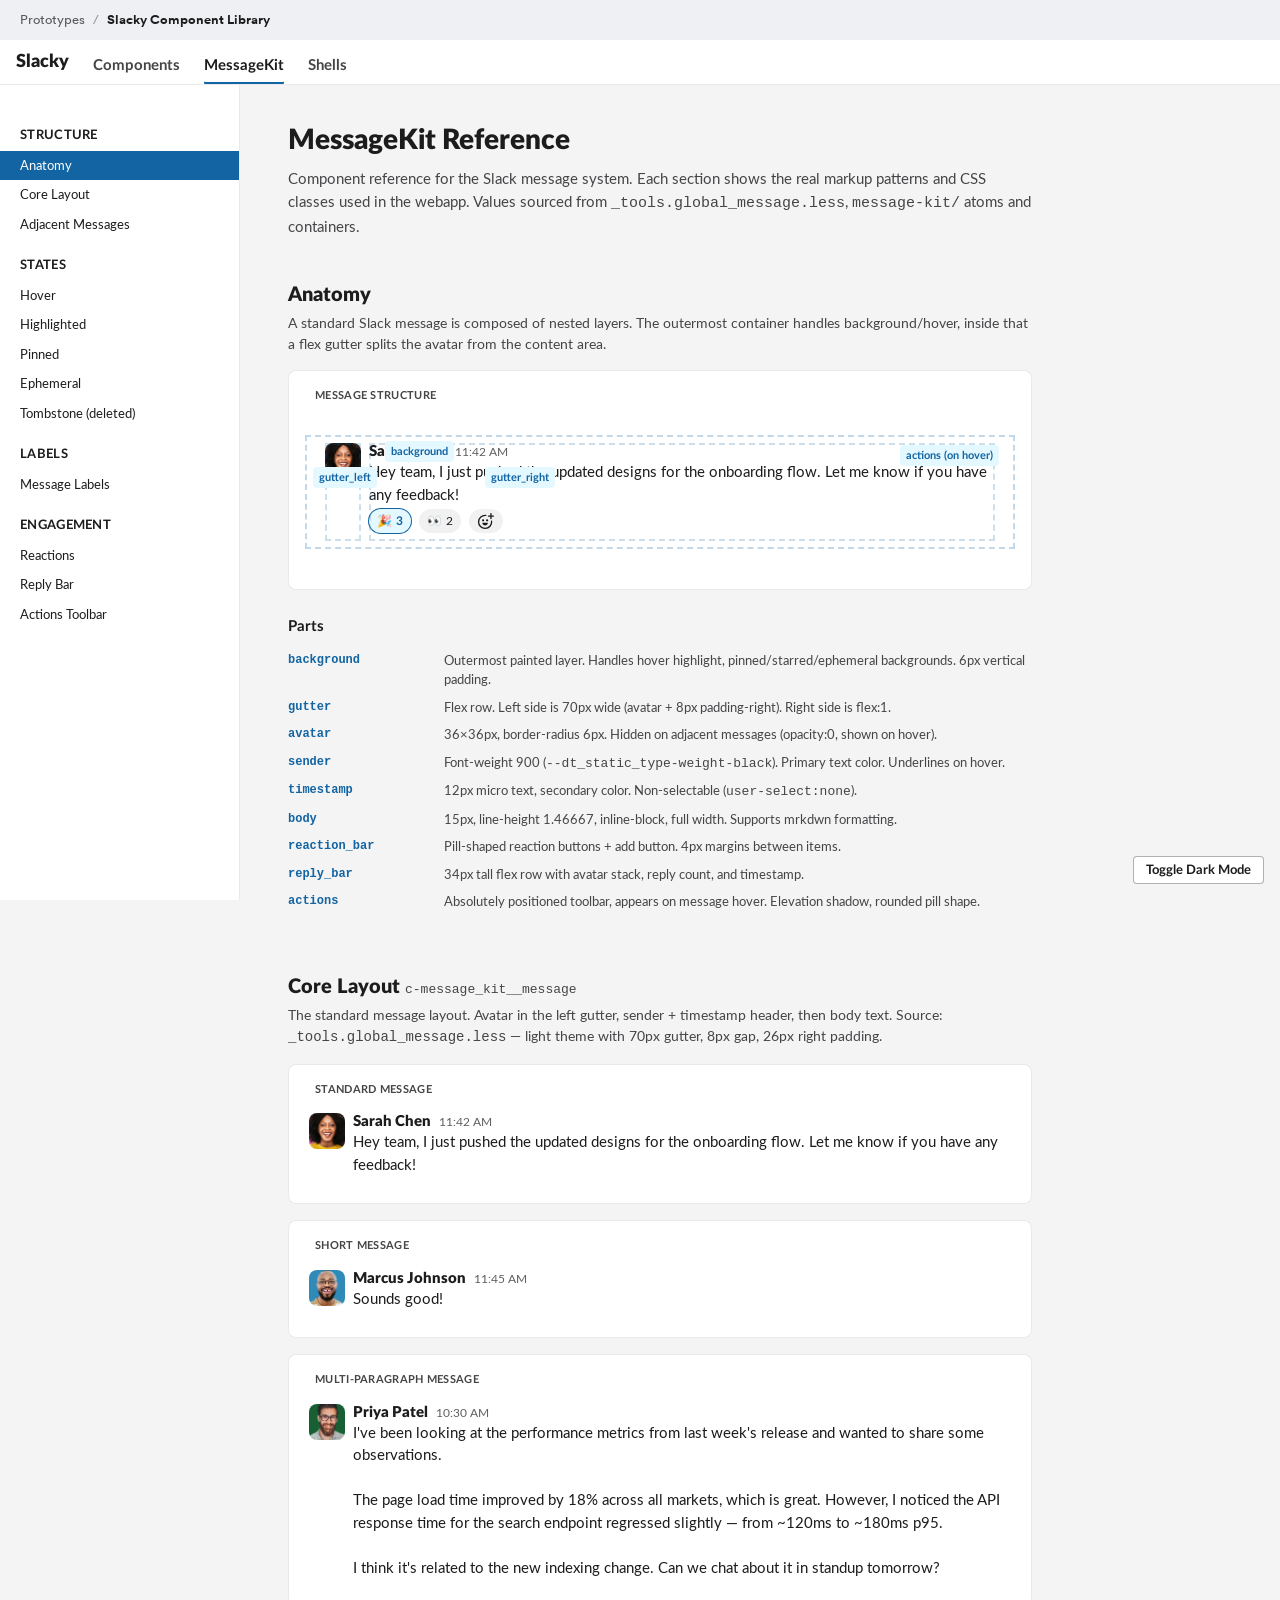
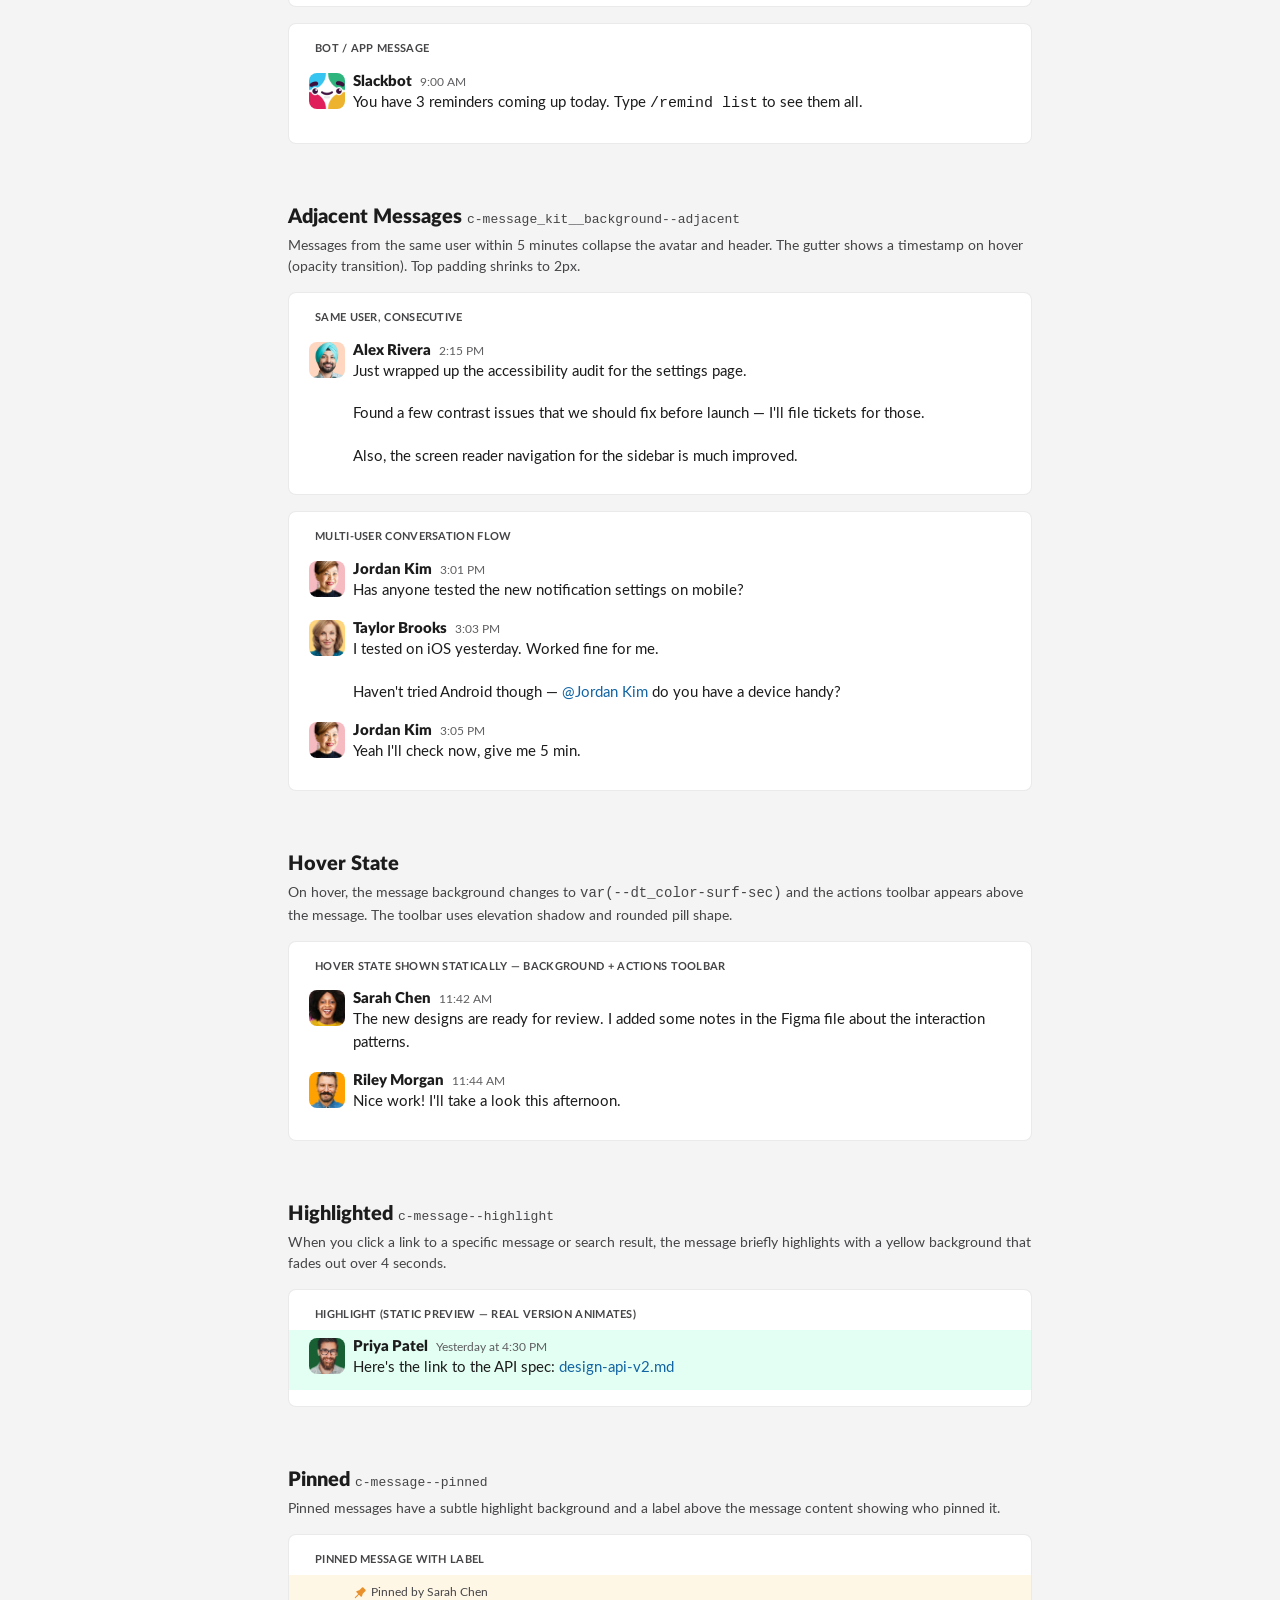
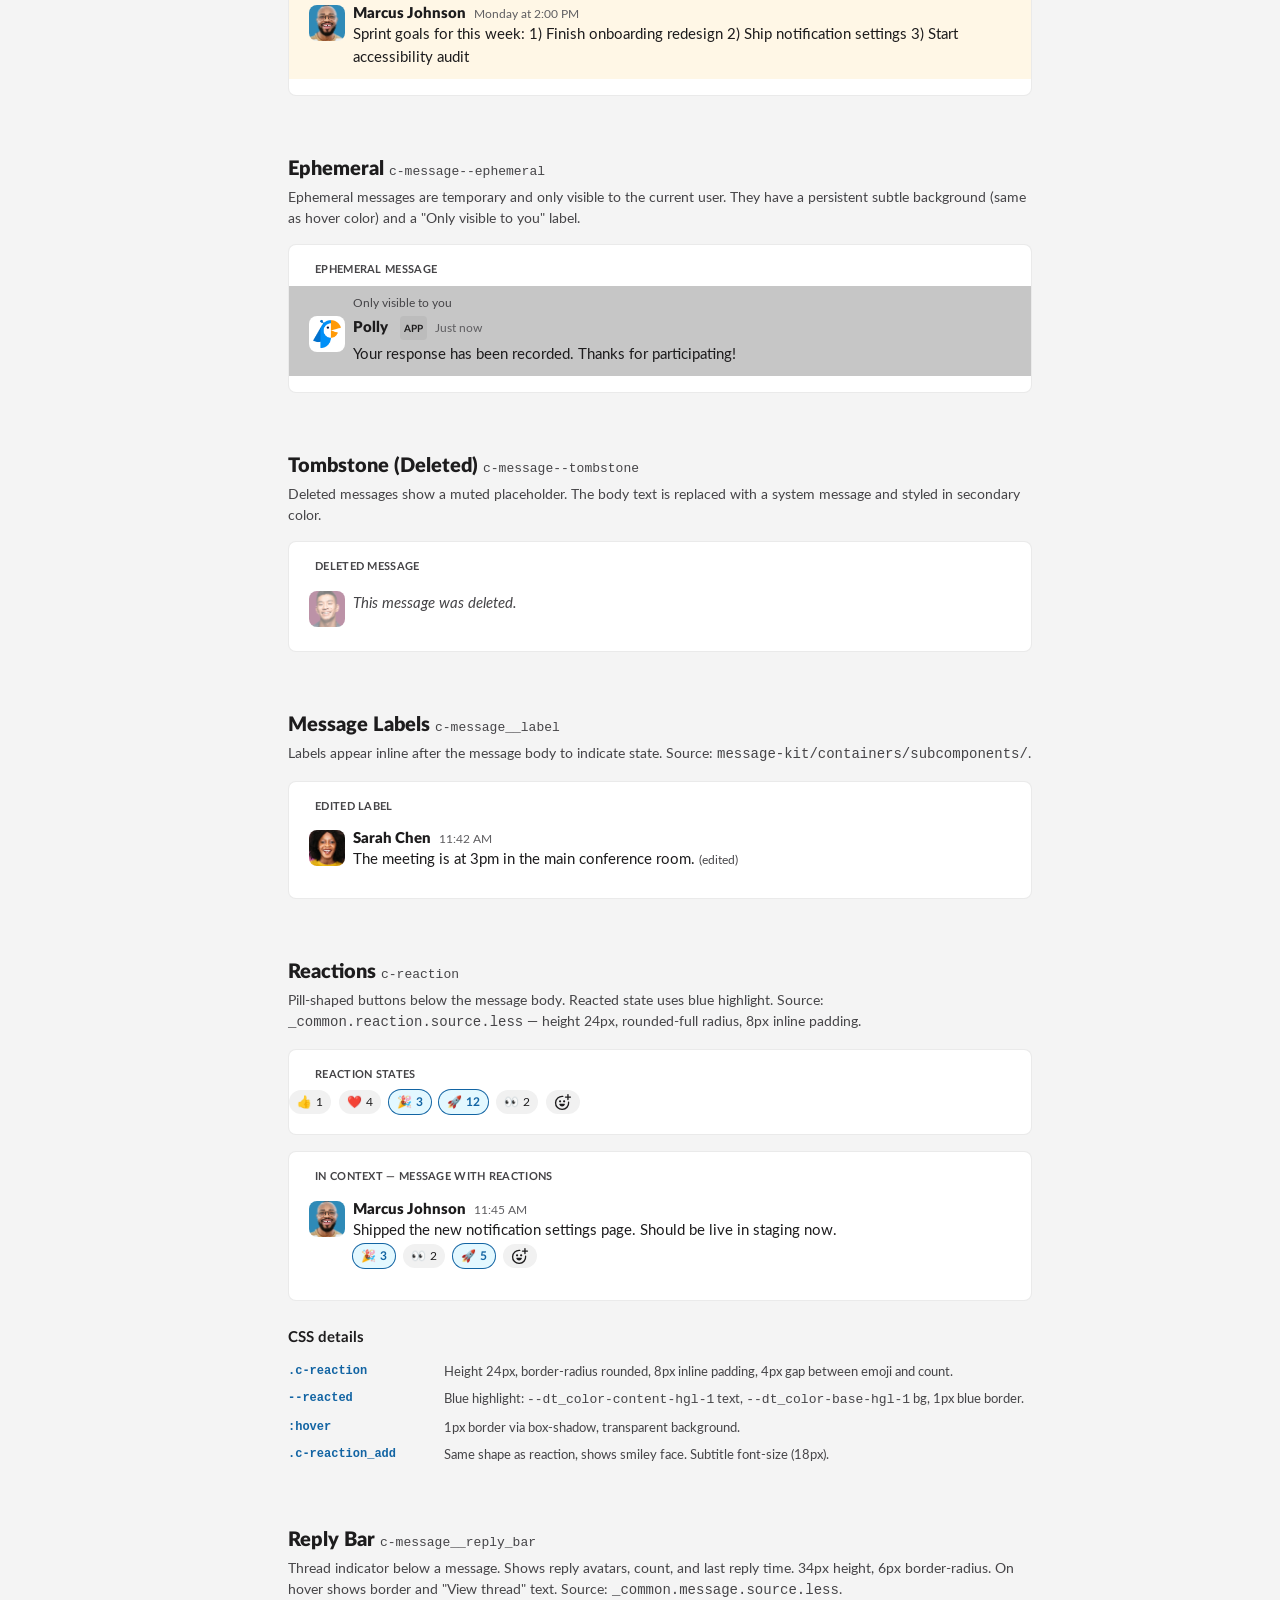
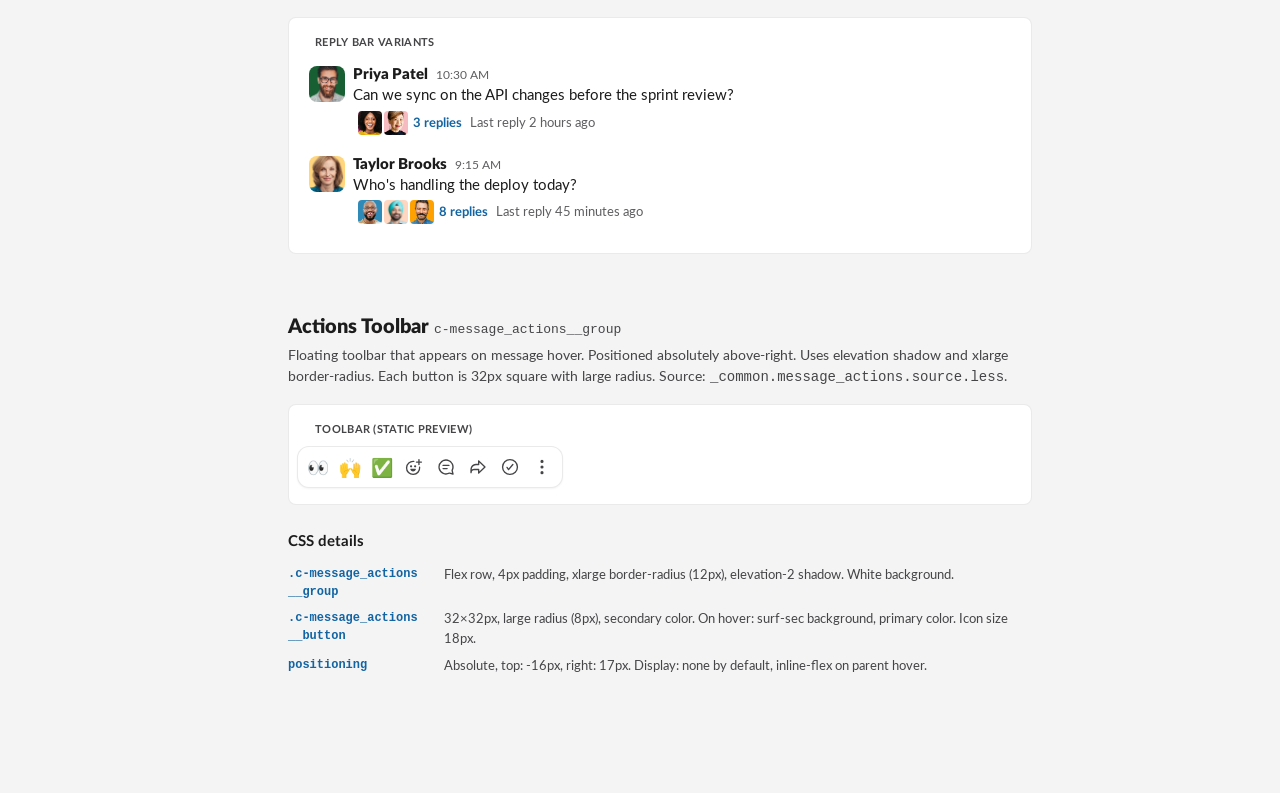
<file: shared/slacky/messagekit.html>
<!DOCTYPE html>
<html lang="en">
<head>
  <meta charset="UTF-8">
  <meta name="viewport" content="width=device-width, initial-scale=1.0">
  <title>MessageKit Reference — Slacky</title>
  <link rel="stylesheet" href="reset.css">
  <link rel="stylesheet" href="tokens.css">
  <link rel="stylesheet" href="components.css">
  <link rel="stylesheet" href="dark.css">
  <style>
    :root {
      --mk-bg: #f4f4f4;
      --mk-card-bg: #fff;
      --mk-border: rgba(94,93,96,0.13);
    }

    .sk-client-theme--dark {
      --mk-bg: #1a1d21;
      --mk-card-bg: #212428;
      --mk-border: #797c814d;
    }

    .sk-client-theme--dark .mk-nav__link:hover {
      background: #f8f8f80f;
    }

    *, *::before, *::after { box-sizing: border-box; }

    @font-face {
      font-family: "Slack Circular";
      src: url("fonts/circular/lineto-slack-circular-book.woff2") format("woff2");
      font-weight: 400;
      font-style: normal;
      font-display: swap;
    }
    @font-face {
      font-family: "Slack Circular";
      src: url("fonts/circular/lineto-slack-circular-bold.woff2") format("woff2");
      font-weight: 700;
      font-style: normal;
      font-display: swap;
    }

    .prototype-breadcrumb {
      background: #EEF0F3;
      padding: 10px 20px;
      font-family: "Slack Circular", -apple-system, BlinkMacSystemFont, "Segoe UI", Roboto, Helvetica, Arial, sans-serif;
      font-size: 13px;
      line-height: 1.5;
      display: flex;
      align-items: center;
      gap: 8px;
      -webkit-font-smoothing: antialiased;
      position: fixed;
      top: 0;
      left: 0;
      right: 0;
      z-index: 30;
    }
    .prototype-breadcrumb a {
      color: #1D1C1D;
      text-decoration: none;
      font-weight: 400;
      opacity: 0.7;
      transition: opacity 0.15s;
    }
    .prototype-breadcrumb a:hover { opacity: 1; }
    .prototype-breadcrumb .breadcrumb-separator {
      color: #1D1C1D;
      opacity: 0.4;
    }
    .prototype-breadcrumb .breadcrumb-current {
      color: #1D1C1D;
      font-weight: 700;
    }

    .showcase-header {
      position: fixed;
      top: 37px;
      left: 0;
      right: 0;
      z-index: 20;
      background: var(--mk-card-bg);
      border-bottom: 1px solid var(--mk-border);
      display: flex;
      align-items: center;
      padding: 0 var(--dt_static_space-100, 16px);
      gap: var(--dt_static_space-150, 24px);
      height: 48px;
    }

    .showcase-header__title {
      font-size: var(--dt_static_type-size-subtitle, 18px);
      font-weight: var(--dt_static_type-weight-black, 900);
      flex-shrink: 0;
    }

    .showcase-header .c-tabs__tab_menu {
      box-shadow: none;
      display: flex;
      align-items: flex-end;
      height: 100%;
    }

    .showcase-header .c-tabs__tab {
      padding: 14px 0 10px;
      margin: 0 var(--dt_static_space-075, 12px);
      font-size: var(--dt_static_type-size-base, 15px);
      text-decoration: none;
    }

    .showcase-header .c-tabs__tab:first-child {
      margin-left: 0;
    }

    body {
      font-family: 'Slack-Lato', 'Lato', sans-serif;
      background: var(--mk-bg);
      color: var(--dt_color-content-pry, #1d1c1d);
      display: flex;
      min-height: 100vh;
      padding-top: 85px;
    }

    /* Sidebar nav */
    .mk-nav {
      width: 240px;
      flex-shrink: 0;
      border-right: 1px solid var(--mk-border);
      padding: 24px 0;
      position: fixed;
      top: 85px;
      left: 0;
      bottom: 0;
      overflow-y: auto;
      background: var(--mk-card-bg);
    }

    .mk-nav__group {
      font-size: 13px;
      font-weight: 700;
      text-transform: uppercase;
      letter-spacing: 0.3px;
      color: var(--dt_color-content-pry, #1d1c1d);
      padding: 16px 20px 6px;
    }

    .mk-nav__link {
      display: block;
      font-size: 13px;
      color: var(--dt_color-content-pry, #1d1c1d);
      text-decoration: none;
      padding: 5px 20px;
      cursor: pointer;
    }

    .mk-nav__link:hover {
      background: rgba(0,0,0,0.04);
    }

    .mk-nav__link--active {
      background: var(--dt_color-base-inv-hgl-1, #1264a3);
      color: #fff;
    }

    /* Main content */
    .mk-main {
      flex: 1;
      min-width: 0;
      margin-left: 240px;
      padding: 32px 48px 80px;
      max-width: 840px;
    }

    .mk-main h1 {
      font-size: 28px;
      font-weight: var(--dt_static_type-weight-black, 900);
      margin: 0 0 8px;
    }

    .mk-main > p.mk-intro {
      font-size: 15px;
      color: var(--dt_color-content-sec, #616061);
      margin: 0 0 32px;
      line-height: 1.5;
    }

    /* Sections */
    .mk-section {
      margin-bottom: 48px;
    }

    .mk-section h2 {
      font-size: 20px;
      font-weight: var(--dt_static_type-weight-black, 900);
      margin: 0 0 4px;
      padding-top: 8px;
    }

    .mk-section h2 span {
      font-size: 13px;
      font-weight: normal;
      color: var(--dt_color-content-sec, #616061);
      font-family: 'SF Mono', Monaco, Menlo, monospace;
    }

    .mk-section > p {
      font-size: 14px;
      color: var(--dt_color-content-sec, #616061);
      margin: 0 0 16px;
      line-height: 1.5;
    }

    .mk-section h3 {
      font-size: 15px;
      font-weight: var(--dt_static_type-weight-bold, 700);
      margin: 24px 0 8px;
    }

    /* Demo blocks — matches showcase.html .demo-box / .demo-label pattern */
    .mk-demo {
      background: var(--mk-card-bg);
      border: 1px solid var(--mk-border);
      border-radius: 8px;
      padding: 16px 0;
      margin-bottom: 16px;
    }

    .mk-demo__label {
      font-size: 11px;
      font-weight: 600;
      text-transform: uppercase;
      letter-spacing: 0.3px;
      color: var(--dt_color-content-sec, #616061);
      margin-bottom: 8px;
      padding-left: 26px;
    }

    .mk-demo__body {
      padding: 0;
    }

    .mk-demo__body--padded {
      padding: 0;
    }

    .mk-demo .c-message_kit__background {
      background: inherit;
    }

    /* Anatomy diagram */
    .mk-anatomy {
      position: relative;
      padding: 24px 16px;
    }

    .mk-anatomy__label {
      position: absolute;
      font-size: 11px;
      font-weight: var(--dt_static_type-weight-bold, 700);
      color: var(--dt_color-content-hgl-1, #1264a3);
      background: var(--dt_color-base-hgl-1, #e8f5fa);
      padding: 2px 6px;
      border-radius: 4px;
      white-space: nowrap;
      pointer-events: none;
    }

    /* Parts list */
    .mk-parts {
      display: grid;
      grid-template-columns: 140px 1fr;
      gap: 4px 16px;
      font-size: 13px;
      margin: 12px 0;
    }

    .mk-parts dt {
      font-weight: var(--dt_static_type-weight-bold, 700);
      font-family: 'SF Mono', Monaco, Menlo, monospace;
      font-size: 12px;
      color: var(--dt_color-content-hgl-1, #1264a3);
      padding: 2px 0;
    }

    .mk-parts dd {
      margin: 0;
      padding: 2px 0;
      color: var(--dt_color-content-sec, #616061);
    }

    /* Theme toggle */
    .mk-theme-toggle {
      position: fixed;
      bottom: 16px;
      right: 16px;
    }
  </style>
</head>
<body>

<nav class="prototype-breadcrumb">
  <a href="https://pages.slack-github.com/muno/prototypes/">Prototypes</a>
  <span class="breadcrumb-separator">/</span>
  <span class="breadcrumb-current">Slacky Component Library</span>
</nav>

<header class="showcase-header">
  <span class="showcase-header__title">Slacky</span>
  <div class="c-tabs__tab_menu" role="tablist">
    <a class="c-tabs__tab" href="showcase.html" role="tab">Components</a>
    <a class="c-tabs__tab c-tabs__tab--active" href="messagekit.html" role="tab" aria-selected="true">MessageKit</a>
    <a class="c-tabs__tab" href="shells.html" role="tab">Shells</a>
  </div>
</header>

<nav class="mk-nav">
  <div class="mk-nav__group">Structure</div>
  <a class="mk-nav__link" href="#anatomy">Anatomy</a>
  <a class="mk-nav__link" href="#core-layout">Core Layout</a>
  <a class="mk-nav__link" href="#adjacent">Adjacent Messages</a>

  <div class="mk-nav__group">States</div>
  <a class="mk-nav__link" href="#hover">Hover</a>
  <a class="mk-nav__link" href="#highlighted">Highlighted</a>
  <a class="mk-nav__link" href="#pinned">Pinned</a>
  <a class="mk-nav__link" href="#ephemeral">Ephemeral</a>
  <a class="mk-nav__link" href="#tombstone">Tombstone (deleted)</a>

  <div class="mk-nav__group">Labels</div>
  <a class="mk-nav__link" href="#labels">Message Labels</a>

  <div class="mk-nav__group">Engagement</div>
  <a class="mk-nav__link" href="#reactions">Reactions</a>
  <a class="mk-nav__link" href="#reply-bar">Reply Bar</a>
  <a class="mk-nav__link" href="#actions-toolbar">Actions Toolbar</a>
</nav>

<main class="mk-main">
  <h1>MessageKit Reference</h1>
  <p class="mk-intro">Component reference for the Slack message system. Each section shows the real markup patterns and CSS classes used in the webapp. Values sourced from <code>_tools.global_message.less</code>, <code>message-kit/</code> atoms and containers.</p>

  
  <section class="mk-section" id="anatomy">
    <h2>Anatomy</h2>
    <p>A standard Slack message is composed of nested layers. The outermost container handles background/hover, inside that a flex gutter splits the avatar from the content area.</p>

    <div class="mk-demo">
      <div class="mk-demo__label">Message structure</div>
      <div class="mk-demo__body">
        <div class="mk-anatomy">
          <div class="c-message_kit__message">
            <div class="c-message_kit__background" style="outline:2px dashed rgba(18,100,163,0.25);outline-offset:-2px">
              <div class="c-message_kit__gutter">
                <div class="c-message_kit__gutter__left" style="outline:2px dashed rgba(18,100,163,0.2);outline-offset:-2px">
                  <div class="c-message_kit__avatar"><img src="avatars/persona-a.png" alt=""></div>
                </div>
                <div class="c-message_kit__gutter__right" style="outline:2px dashed rgba(18,100,163,0.2);outline-offset:-2px">
                  <div class="c-message_kit__content_header">
                    <span class="c-message__sender">Sarah Chen</span>
                    <span class="c-timestamp">11:42 AM</span>
                  </div>
                  <div class="c-message__body">Hey team, I just pushed the updated designs for the onboarding flow. Let me know if you have any feedback!</div>
                  <div class="c-message_kit__reaction_bar">
                    <button class="c-reaction c-reaction--reacted"><span>🎉</span> <span>3</span></button>
                    <button class="c-reaction"><span>👀</span> <span>2</span></button>
                    <button class="c-reaction_add" title="Add a reaction" aria-label="Add reaction…" data-qa="add_reaction_button"><svg xmlns="http://www.w3.org/2000/svg" viewBox="0 0 20 20" width="1em" height="1em" fill="none"><path class="c-reaction_add__bg" fill="currentColor" d="M10.28 4.117a7 7 0 1 0 5.604 5.604A2.5 2.5 0 0 1 13 7.25v-.251h-.251a2.5 2.5 0 0 1-2.47-2.883Z"/><path class="c-reaction_add__fg" fill="currentColor" fill-rule="evenodd" d="M15.5 1a.75.75 0 0 1 .75.75v2h2a.75.75 0 0 1 0 1.5h-2v2a.75.75 0 0 1-1.5 0v-2h-2a.75.75 0 0 1 0-1.5h2v-2A.75.75 0 0 1 15.5 1Zm-13 10a6.5 6.5 0 0 1 7.166-6.466.75.75 0 0 0 .152-1.493 8 8 0 1 0 7.14 7.139.75.75 0 0 0-1.492.152A6.525 6.525 0 0 1 15.5 11a6.5 6.5 0 1 1-13 0Zm4.25-.5a1.25 1.25 0 1 0 0-2.5 1.25 1.25 0 0 0 0 2.5Zm4.5 0a1.25 1.25 0 1 0 0-2.5 1.25 1.25 0 0 0 0 2.5ZM9 15c1.277 0 2.553-.724 3.06-2.173.148-.426-.209-.827-.66-.827H6.6c-.452 0-.808.4-.66.827C6.448 14.276 7.724 15 9 15Z" clip-rule="evenodd"/></svg></button>
                  </div>
                </div>
              </div>
              <div class="mk-anatomy__label" style="top:6px;left:80px">background</div>
              <div class="mk-anatomy__label" style="top:10px;right:16px">actions (on hover)</div>
              <div class="mk-anatomy__label" style="top:32px;left:8px">gutter_left</div>
              <div class="mk-anatomy__label" style="top:32px;left:180px">gutter_right</div>
            </div>
          </div>
        </div>
      </div>
    </div>

    <h3>Parts</h3>
    <dl class="mk-parts">
      <dt>background</dt>
      <dd>Outermost painted layer. Handles hover highlight, pinned/starred/ephemeral backgrounds. 6px vertical padding.</dd>
      <dt>gutter</dt>
      <dd>Flex row. Left side is 70px wide (avatar + 8px padding-right). Right side is flex:1.</dd>
      <dt>avatar</dt>
      <dd>36&times;36px, border-radius 6px. Hidden on adjacent messages (opacity:0, shown on hover).</dd>
      <dt>sender</dt>
      <dd>Font-weight 900 (<code>--dt_static_type-weight-black</code>). Primary text color. Underlines on hover.</dd>
      <dt>timestamp</dt>
      <dd>12px micro text, secondary color. Non-selectable (<code>user-select:none</code>).</dd>
      <dt>body</dt>
      <dd>15px, line-height 1.46667, inline-block, full width. Supports mrkdwn formatting.</dd>
      <dt>reaction_bar</dt>
      <dd>Pill-shaped reaction buttons + add button. 4px margins between items.</dd>
      <dt>reply_bar</dt>
      <dd>34px tall flex row with avatar stack, reply count, and timestamp.</dd>
      <dt>actions</dt>
      <dd>Absolutely positioned toolbar, appears on message hover. Elevation shadow, rounded pill shape.</dd>
    </dl>
  </section>

  
  <section class="mk-section" id="core-layout">
    <h2>Core Layout <span>c-message_kit__message</span></h2>
    <p>The standard message layout. Avatar in the left gutter, sender + timestamp header, then body text. Source: <code>_tools.global_message.less</code> — light theme with 70px gutter, 8px gap, 26px right padding.</p>

    <div class="mk-demo">
      <div class="mk-demo__label">Standard message</div>
      <div class="mk-demo__body">
        <div class="c-message_kit__message">
          <div class="c-message_kit__background">
            <div class="c-message_kit__gutter">
              <div class="c-message_kit__gutter__left">
                <div class="c-message_kit__avatar"><img src="avatars/persona-a.png" alt=""></div>
              </div>
              <div class="c-message_kit__gutter__right">
                <div class="c-message_kit__content_header">
                  <span class="c-message__sender">Sarah Chen</span>
                  <span class="c-timestamp">11:42 AM</span>
                </div>
                <div class="c-message__body">Hey team, I just pushed the updated designs for the onboarding flow. Let me know if you have any feedback!</div>
              </div>
            </div>
          </div>
        </div>
      </div>
    </div>

    <div class="mk-demo">
      <div class="mk-demo__label">Short message</div>
      <div class="mk-demo__body">
        <div class="c-message_kit__message">
          <div class="c-message_kit__background">
            <div class="c-message_kit__gutter">
              <div class="c-message_kit__gutter__left">
                <div class="c-message_kit__avatar"><img src="avatars/persona-b.png" alt=""></div>
              </div>
              <div class="c-message_kit__gutter__right">
                <div class="c-message_kit__content_header">
                  <span class="c-message__sender">Marcus Johnson</span>
                  <span class="c-timestamp">11:45 AM</span>
                </div>
                <div class="c-message__body">Sounds good!</div>
              </div>
            </div>
          </div>
        </div>
      </div>
    </div>

    <div class="mk-demo">
      <div class="mk-demo__label">Multi-paragraph message</div>
      <div class="mk-demo__body">
        <div class="c-message_kit__message">
          <div class="c-message_kit__background">
            <div class="c-message_kit__gutter">
              <div class="c-message_kit__gutter__left">
                <div class="c-message_kit__avatar"><img src="avatars/persona-c.png" alt=""></div>
              </div>
              <div class="c-message_kit__gutter__right">
                <div class="c-message_kit__content_header">
                  <span class="c-message__sender">Priya Patel</span>
                  <span class="c-timestamp">10:30 AM</span>
                </div>
                <div class="c-message__body">
                  I've been looking at the performance metrics from last week's release and wanted to share some observations.<br><br>
                  The page load time improved by 18% across all markets, which is great. However, I noticed the API response time for the search endpoint regressed slightly — from ~120ms to ~180ms p95.<br><br>
                  I think it's related to the new indexing change. Can we chat about it in standup tomorrow?
                </div>
              </div>
            </div>
          </div>
        </div>
      </div>
    </div>

    <div class="mk-demo">
      <div class="mk-demo__label">Bot / app message</div>
      <div class="mk-demo__body">
        <div class="c-message_kit__message">
          <div class="c-message_kit__background">
            <div class="c-message_kit__gutter">
              <div class="c-message_kit__gutter__left">
                <div class="c-message_kit__avatar"><img src="avatars/app-slackbot.png" alt=""></div>
              </div>
              <div class="c-message_kit__gutter__right">
                <div class="c-message_kit__content_header">
                  <span class="c-message__sender">Slackbot</span>
                  <span class="c-timestamp">9:00 AM</span>
                </div>
                <div class="c-message__body">You have 3 reminders coming up today. Type <code>/remind list</code> to see them all.</div>
              </div>
            </div>
          </div>
        </div>
      </div>
    </div>
  </section>

  
  <section class="mk-section" id="adjacent">
    <h2>Adjacent Messages <span>c-message_kit__background--adjacent</span></h2>
    <p>Messages from the same user within 5 minutes collapse the avatar and header. The gutter shows a timestamp on hover (opacity transition). Top padding shrinks to 2px.</p>

    <div class="mk-demo">
      <div class="mk-demo__label">Same user, consecutive</div>
      <div class="mk-demo__body">
        <div class="c-message_kit__message">
          <div class="c-message_kit__background">
            <div class="c-message_kit__gutter">
              <div class="c-message_kit__gutter__left">
                <div class="c-message_kit__avatar"><img src="avatars/persona-e.png" alt=""></div>
              </div>
              <div class="c-message_kit__gutter__right">
                <div class="c-message_kit__content_header">
                  <span class="c-message__sender">Alex Rivera</span>
                  <span class="c-timestamp">2:15 PM</span>
                </div>
                <div class="c-message__body">Just wrapped up the accessibility audit for the settings page.</div>
              </div>
            </div>
          </div>
        </div>
        <div class="c-message_kit__message">
          <div class="c-message_kit__background c-message_kit__background--adjacent">
            <div class="c-message_kit__gutter">
              <div class="c-message_kit__gutter__left">
                <span class="c-timestamp c-timestamp--adjacent">2:15</span>
              </div>
              <div class="c-message_kit__gutter__right">
                <div class="c-message__body">Found a few contrast issues that we should fix before launch — I'll file tickets for those.</div>
              </div>
            </div>
          </div>
        </div>
        <div class="c-message_kit__message">
          <div class="c-message_kit__background c-message_kit__background--adjacent">
            <div class="c-message_kit__gutter">
              <div class="c-message_kit__gutter__left">
                <span class="c-timestamp c-timestamp--adjacent">2:16</span>
              </div>
              <div class="c-message_kit__gutter__right">
                <div class="c-message__body">Also, the screen reader navigation for the sidebar is much improved.</div>
              </div>
            </div>
          </div>
        </div>
      </div>
    </div>

    <div class="mk-demo">
      <div class="mk-demo__label">Multi-user conversation flow</div>
      <div class="mk-demo__body">
        <div class="c-message_kit__message">
          <div class="c-message_kit__background">
            <div class="c-message_kit__gutter">
              <div class="c-message_kit__gutter__left">
                <div class="c-message_kit__avatar"><img src="avatars/persona-d.png" alt=""></div>
              </div>
              <div class="c-message_kit__gutter__right">
                <div class="c-message_kit__content_header">
                  <span class="c-message__sender">Jordan Kim</span>
                  <span class="c-timestamp">3:01 PM</span>
                </div>
                <div class="c-message__body">Has anyone tested the new notification settings on mobile?</div>
              </div>
            </div>
          </div>
        </div>
        <div class="c-message_kit__message">
          <div class="c-message_kit__background">
            <div class="c-message_kit__gutter">
              <div class="c-message_kit__gutter__left">
                <div class="c-message_kit__avatar"><img src="avatars/persona-f.png" alt=""></div>
              </div>
              <div class="c-message_kit__gutter__right">
                <div class="c-message_kit__content_header">
                  <span class="c-message__sender">Taylor Brooks</span>
                  <span class="c-timestamp">3:03 PM</span>
                </div>
                <div class="c-message__body">I tested on iOS yesterday. Worked fine for me.</div>
              </div>
            </div>
          </div>
        </div>
        <div class="c-message_kit__message">
          <div class="c-message_kit__background c-message_kit__background--adjacent">
            <div class="c-message_kit__gutter">
              <div class="c-message_kit__gutter__left">
                <span class="c-timestamp c-timestamp--adjacent">3:03</span>
              </div>
              <div class="c-message_kit__gutter__right">
                <div class="c-message__body">Haven't tried Android though — <span style="color:var(--dt_color-content-hgl-1,#1264a3);cursor:pointer">@Jordan Kim</span> do you have a device handy?</div>
              </div>
            </div>
          </div>
        </div>
        <div class="c-message_kit__message">
          <div class="c-message_kit__background">
            <div class="c-message_kit__gutter">
              <div class="c-message_kit__gutter__left">
                <div class="c-message_kit__avatar"><img src="avatars/persona-d.png" alt=""></div>
              </div>
              <div class="c-message_kit__gutter__right">
                <div class="c-message_kit__content_header">
                  <span class="c-message__sender">Jordan Kim</span>
                  <span class="c-timestamp">3:05 PM</span>
                </div>
                <div class="c-message__body">Yeah I'll check now, give me 5 min.</div>
              </div>
            </div>
          </div>
        </div>
      </div>
    </div>
  </section>

  
  <section class="mk-section" id="hover">
    <h2>Hover State</h2>
    <p>On hover, the message background changes to <code>var(--dt_color-surf-sec)</code> and the actions toolbar appears above the message. The toolbar uses elevation shadow and rounded pill shape.</p>

    <div class="mk-demo">
      <div class="mk-demo__label">Hover state shown statically — background + actions toolbar</div>
      <div class="mk-demo__body">
        <div class="c-message_kit__message">
          <div class="c-message_kit__background c-message_kit__background--hovered">
            <div class="c-message_kit__gutter">
              <div class="c-message_kit__gutter__left">
                <div class="c-message_kit__avatar"><img src="avatars/persona-a.png" alt=""></div>
              </div>
              <div class="c-message_kit__gutter__right">
                <div class="c-message_kit__content_header">
                  <span class="c-message__sender">Sarah Chen</span>
                  <span class="c-timestamp">11:42 AM</span>
                </div>
                <div class="c-message__body">The new designs are ready for review. I added some notes in the Figma file about the interaction patterns.</div>
              </div>
            </div>
            <div class="c-message_actions__container c-message__actions" role="group">
              <div class="c-message_actions__group c-message-actions--hover-actions" role="group" aria-label="Message actions">
                <div class="c-message_actions__overflow_item">
                  <button class="c-button-unstyled c-message_actions__button c-message_actions__emoji_button" title="React with eyes">👀</button>
                  <button class="c-button-unstyled c-message_actions__button c-message_actions__emoji_button" title="React with thank you">🙌</button>
                  <button class="c-button-unstyled c-message_actions__button c-message_actions__emoji_button" title="React with yes">✅</button>
                </div>
                <div class="c-message_actions__overflow_item c-message_actions__overflow_item--button">
                  <button class="c-button-unstyled c-icon_button c-icon_button--size_smedium c-message_actions__button c-icon_button--default" title="Add reaction" data-qa="add_reaction"></button>
                </div>
                <div class="c-message_actions__overflow_item c-message_actions__overflow_item--button">
                  <button class="c-button-unstyled c-icon_button c-icon_button--size_smedium c-message_actions__button c-icon_button--default" title="Reply in thread" data-qa="start_thread"></button>
                </div>
                <div class="c-message_actions__overflow_item c-message_actions__overflow_item--button">
                  <button class="c-button-unstyled c-icon_button c-icon_button--size_smedium c-message_actions__button c-icon_button--default" title="Forward message" data-qa="share_message"></button>
                </div>
                <div class="c-message_actions__overflow_item c-message_actions__overflow_item--button">
                  <button class="c-button-unstyled c-icon_button c-icon_button--size_smedium c-message_actions__button c-icon_button--default" title="Save for later" data-qa="add_to_later_todos"></button>
                </div>
                <div class="c-message_actions__overflow_item">
                  <button class="c-button-unstyled c-icon_button c-icon_button--size_smedium c-message_actions__button c-icon_button--default" title="More actions" data-qa="more_message_actions"></button>
                </div>
              </div>
            </div>
          </div>
        </div>
        <div class="c-message_kit__message">
          <div class="c-message_kit__background c-message_kit__background--hovered">
            <div class="c-message_kit__gutter">
              <div class="c-message_kit__gutter__left">
                <div class="c-message_kit__avatar"><img src="avatars/persona-g.png" alt=""></div>
              </div>
              <div class="c-message_kit__gutter__right">
                <div class="c-message_kit__content_header">
                  <span class="c-message__sender">Riley Morgan</span>
                  <span class="c-timestamp">11:44 AM</span>
                </div>
                <div class="c-message__body">Nice work! I'll take a look this afternoon.</div>
              </div>
            </div>
            <div class="c-message_actions__container c-message__actions" role="group">
              <div class="c-message_actions__group c-message-actions--hover-actions" role="group" aria-label="Message actions">
                <div class="c-message_actions__overflow_item">
                  <button class="c-button-unstyled c-message_actions__button c-message_actions__emoji_button" title="React with eyes">👀</button>
                  <button class="c-button-unstyled c-message_actions__button c-message_actions__emoji_button" title="React with thank you">🙌</button>
                  <button class="c-button-unstyled c-message_actions__button c-message_actions__emoji_button" title="React with yes">✅</button>
                </div>
                <div class="c-message_actions__overflow_item c-message_actions__overflow_item--button">
                  <button class="c-button-unstyled c-icon_button c-icon_button--size_smedium c-message_actions__button c-icon_button--default" title="Add reaction" data-qa="add_reaction"></button>
                </div>
                <div class="c-message_actions__overflow_item c-message_actions__overflow_item--button">
                  <button class="c-button-unstyled c-icon_button c-icon_button--size_smedium c-message_actions__button c-icon_button--default" title="Reply in thread" data-qa="start_thread"></button>
                </div>
                <div class="c-message_actions__overflow_item c-message_actions__overflow_item--button">
                  <button class="c-button-unstyled c-icon_button c-icon_button--size_smedium c-message_actions__button c-icon_button--default" title="Forward message" data-qa="share_message"></button>
                </div>
                <div class="c-message_actions__overflow_item c-message_actions__overflow_item--button">
                  <button class="c-button-unstyled c-icon_button c-icon_button--size_smedium c-message_actions__button c-icon_button--default" title="Save for later" data-qa="add_to_later_todos"></button>
                </div>
                <div class="c-message_actions__overflow_item">
                  <button class="c-button-unstyled c-icon_button c-icon_button--size_smedium c-message_actions__button c-icon_button--default" title="More actions" data-qa="more_message_actions"></button>
                </div>
              </div>
            </div>
          </div>
        </div>
      </div>
    </div>
  </section>

  
  <section class="mk-section" id="highlighted">
    <h2>Highlighted <span>c-message--highlight</span></h2>
    <p>When you click a link to a specific message or search result, the message briefly highlights with a yellow background that fades out over 4 seconds.</p>

    <div class="mk-demo">
      <div class="mk-demo__label">Highlight (static preview — real version animates)</div>
      <div class="mk-demo__body">
        <div class="c-message_kit__message">
          <div class="c-message_kit__background" style="background:var(--dt_color-base-hgl-2, #faf3dd)">
            <div class="c-message_kit__gutter">
              <div class="c-message_kit__gutter__left">
                <div class="c-message_kit__avatar"><img src="avatars/persona-c.png" alt=""></div>
              </div>
              <div class="c-message_kit__gutter__right">
                <div class="c-message_kit__content_header">
                  <span class="c-message__sender">Priya Patel</span>
                  <span class="c-timestamp">Yesterday at 4:30 PM</span>
                </div>
                <div class="c-message__body">Here's the link to the API spec: <span style="color:var(--dt_color-content-hgl-1,#1264a3);cursor:pointer">design-api-v2.md</span></div>
              </div>
            </div>
          </div>
        </div>
      </div>
    </div>
  </section>

  
  <section class="mk-section" id="pinned">
    <h2>Pinned <span>c-message--pinned</span></h2>
    <p>Pinned messages have a subtle highlight background and a label above the message content showing who pinned it.</p>

    <div class="mk-demo">
      <div class="mk-demo__label">Pinned message with label</div>
      <div class="mk-demo__body">
        <div class="c-message_kit__message">
          <div class="c-message_kit__background" style="background:rgba(255,179,18,0.1)">
            <div class="c-message_kit__gutter">
              <div class="c-message_kit__gutter__left"></div>
              <div class="c-message_kit__gutter__right">
                <div class="c-message__label" style="font-size:12px;color:var(--dt_color-content-sec,#616061);margin-bottom:4px;display:flex;align-items:center;gap:4px">
                  <span id="mk-pin-icon" style="color:#e8912d"></span> Pinned by Sarah Chen
                </div>
              </div>
            </div>
            <div class="c-message_kit__gutter">
              <div class="c-message_kit__gutter__left">
                <div class="c-message_kit__avatar"><img src="avatars/persona-b.png" alt=""></div>
              </div>
              <div class="c-message_kit__gutter__right">
                <div class="c-message_kit__content_header">
                  <span class="c-message__sender">Marcus Johnson</span>
                  <span class="c-timestamp">Monday at 2:00 PM</span>
                </div>
                <div class="c-message__body">Sprint goals for this week: 1) Finish onboarding redesign 2) Ship notification settings 3) Start accessibility audit</div>
              </div>
            </div>
          </div>
        </div>
      </div>
    </div>
  </section>

  
  <section class="mk-section" id="ephemeral">
    <h2>Ephemeral <span>c-message--ephemeral</span></h2>
    <p>Ephemeral messages are temporary and only visible to the current user. They have a persistent subtle background (same as hover color) and a "Only visible to you" label.</p>

    <div class="mk-demo">
      <div class="mk-demo__label">Ephemeral message</div>
      <div class="mk-demo__body">
        <div class="c-message_kit__message">
          <div class="c-message_kit__background" style="background:var(--dt_color-surf-sec, #f8f8f8)">
            <div class="c-message_kit__gutter">
              <div class="c-message_kit__gutter__left"></div>
              <div class="c-message_kit__gutter__right">
                <div class="c-message__label" style="font-size:12px;color:var(--dt_color-content-sec,#616061);margin-bottom:4px">Only visible to you</div>
              </div>
            </div>
            <div class="c-message_kit__gutter">
              <div class="c-message_kit__gutter__left">
                <div class="c-message_kit__avatar"><img src="avatars/app-polly.png" alt=""></div>
              </div>
              <div class="c-message_kit__gutter__right">
                <div class="c-message_kit__content_header">
                  <span class="c-message__sender">Polly</span>
                  <span class="c-tag c-tag--app" style="font-size:10px;padding:1px 4px;margin-left:4px;vertical-align:middle">APP</span>
                  <span class="c-timestamp">Just now</span>
                </div>
                <div class="c-message__body">Your response has been recorded. Thanks for participating!</div>
              </div>
            </div>
          </div>
        </div>
      </div>
    </div>
  </section>

  
  <section class="mk-section" id="tombstone">
    <h2>Tombstone (Deleted) <span>c-message--tombstone</span></h2>
    <p>Deleted messages show a muted placeholder. The body text is replaced with a system message and styled in secondary color.</p>

    <div class="mk-demo">
      <div class="mk-demo__label">Deleted message</div>
      <div class="mk-demo__body">
        <div class="c-message_kit__message">
          <div class="c-message_kit__background">
            <div class="c-message_kit__gutter">
              <div class="c-message_kit__gutter__left" style="opacity:0.5">
                <div class="c-message_kit__avatar"><img src="avatars/persona-h.png" alt=""></div>
              </div>
              <div class="c-message_kit__gutter__right">
                <div class="c-message__body" style="color:var(--dt_color-content-sec,#616061);font-style:italic">This message was deleted.</div>
              </div>
            </div>
          </div>
        </div>
      </div>
    </div>
  </section>

  
  <section class="mk-section" id="labels">
    <h2>Message Labels <span>c-message__label</span></h2>
    <p>Labels appear inline after the message body to indicate state. Source: <code>message-kit/containers/subcomponents/</code>.</p>

    <div class="mk-demo">
      <div class="mk-demo__label">Edited label</div>
      <div class="mk-demo__body">
        <div class="c-message_kit__message">
          <div class="c-message_kit__background">
            <div class="c-message_kit__gutter">
              <div class="c-message_kit__gutter__left">
                <div class="c-message_kit__avatar"><img src="avatars/persona-a.png" alt=""></div>
              </div>
              <div class="c-message_kit__gutter__right">
                <div class="c-message_kit__content_header">
                  <span class="c-message__sender">Sarah Chen</span>
                  <span class="c-timestamp">11:42 AM</span>
                </div>
                <div class="c-message__body">The meeting is at 3pm in the main conference room. <span style="font-size:12px;color:var(--dt_color-content-sec,#616061)">(edited)</span></div>
              </div>
            </div>
          </div>
        </div>
      </div>
    </div>
  </section>

  
  <section class="mk-section" id="reactions">
    <h2>Reactions <span>c-reaction</span></h2>
    <p>Pill-shaped buttons below the message body. Reacted state uses blue highlight. Source: <code>_common.reaction.source.less</code> — height 24px, rounded-full radius, 8px inline padding.</p>

    <div class="mk-demo">
      <div class="mk-demo__label">Reaction states</div>
      <div class="mk-demo__body mk-demo__body--padded">
        <div style="display:flex;flex-wrap:wrap;gap:4px;align-items:center">
          <button class="c-reaction"><span>👍</span> <span>1</span></button>
          <button class="c-reaction"><span>❤️</span> <span>4</span></button>
          <button class="c-reaction c-reaction--reacted"><span>🎉</span> <span>3</span></button>
          <button class="c-reaction c-reaction--reacted"><span>🚀</span> <span>12</span></button>
          <button class="c-reaction"><span>👀</span> <span>2</span></button>
          <button class="c-reaction_add" title="Add a reaction" aria-label="Add reaction…" data-qa="add_reaction_button"><svg xmlns="http://www.w3.org/2000/svg" viewBox="0 0 20 20" width="1em" height="1em" fill="none"><path class="c-reaction_add__bg" fill="currentColor" d="M10.28 4.117a7 7 0 1 0 5.604 5.604A2.5 2.5 0 0 1 13 7.25v-.251h-.251a2.5 2.5 0 0 1-2.47-2.883Z"/><path class="c-reaction_add__fg" fill="currentColor" fill-rule="evenodd" d="M15.5 1a.75.75 0 0 1 .75.75v2h2a.75.75 0 0 1 0 1.5h-2v2a.75.75 0 0 1-1.5 0v-2h-2a.75.75 0 0 1 0-1.5h2v-2A.75.75 0 0 1 15.5 1Zm-13 10a6.5 6.5 0 0 1 7.166-6.466.75.75 0 0 0 .152-1.493 8 8 0 1 0 7.14 7.139.75.75 0 0 0-1.492.152A6.525 6.525 0 0 1 15.5 11a6.5 6.5 0 1 1-13 0Zm4.25-.5a1.25 1.25 0 1 0 0-2.5 1.25 1.25 0 0 0 0 2.5Zm4.5 0a1.25 1.25 0 1 0 0-2.5 1.25 1.25 0 0 0 0 2.5ZM9 15c1.277 0 2.553-.724 3.06-2.173.148-.426-.209-.827-.66-.827H6.6c-.452 0-.808.4-.66.827C6.448 14.276 7.724 15 9 15Z" clip-rule="evenodd"/></svg></button>
        </div>
      </div>
    </div>

    <div class="mk-demo">
      <div class="mk-demo__label">In context — message with reactions</div>
      <div class="mk-demo__body">
        <div class="c-message_kit__message">
          <div class="c-message_kit__background">
            <div class="c-message_kit__gutter">
              <div class="c-message_kit__gutter__left">
                <div class="c-message_kit__avatar"><img src="avatars/persona-b.png" alt=""></div>
              </div>
              <div class="c-message_kit__gutter__right">
                <div class="c-message_kit__content_header">
                  <span class="c-message__sender">Marcus Johnson</span>
                  <span class="c-timestamp">11:45 AM</span>
                </div>
                <div class="c-message__body">Shipped the new notification settings page. Should be live in staging now.</div>
                <div class="c-message_kit__reaction_bar">
                  <button class="c-reaction c-reaction--reacted"><span>🎉</span> <span>3</span></button>
                  <button class="c-reaction"><span>👀</span> <span>2</span></button>
                  <button class="c-reaction c-reaction--reacted"><span>🚀</span> <span>5</span></button>
                  <button class="c-reaction_add" title="Add a reaction" aria-label="Add reaction…" data-qa="add_reaction_button"><svg xmlns="http://www.w3.org/2000/svg" viewBox="0 0 20 20" width="1em" height="1em" fill="none"><path class="c-reaction_add__bg" fill="currentColor" d="M10.28 4.117a7 7 0 1 0 5.604 5.604A2.5 2.5 0 0 1 13 7.25v-.251h-.251a2.5 2.5 0 0 1-2.47-2.883Z"/><path class="c-reaction_add__fg" fill="currentColor" fill-rule="evenodd" d="M15.5 1a.75.75 0 0 1 .75.75v2h2a.75.75 0 0 1 0 1.5h-2v2a.75.75 0 0 1-1.5 0v-2h-2a.75.75 0 0 1 0-1.5h2v-2A.75.75 0 0 1 15.5 1Zm-13 10a6.5 6.5 0 0 1 7.166-6.466.75.75 0 0 0 .152-1.493 8 8 0 1 0 7.14 7.139.75.75 0 0 0-1.492.152A6.525 6.525 0 0 1 15.5 11a6.5 6.5 0 1 1-13 0Zm4.25-.5a1.25 1.25 0 1 0 0-2.5 1.25 1.25 0 0 0 0 2.5Zm4.5 0a1.25 1.25 0 1 0 0-2.5 1.25 1.25 0 0 0 0 2.5ZM9 15c1.277 0 2.553-.724 3.06-2.173.148-.426-.209-.827-.66-.827H6.6c-.452 0-.808.4-.66.827C6.448 14.276 7.724 15 9 15Z" clip-rule="evenodd"/></svg></button>
                </div>
              </div>
            </div>
          </div>
        </div>
      </div>
    </div>

    <h3>CSS details</h3>
    <dl class="mk-parts">
      <dt>.c-reaction</dt>
      <dd>Height 24px, border-radius rounded, 8px inline padding, 4px gap between emoji and count.</dd>
      <dt>--reacted</dt>
      <dd>Blue highlight: <code>--dt_color-content-hgl-1</code> text, <code>--dt_color-base-hgl-1</code> bg, 1px blue border.</dd>
      <dt>:hover</dt>
      <dd>1px border via box-shadow, transparent background.</dd>
      <dt>.c-reaction_add</dt>
      <dd>Same shape as reaction, shows smiley face. Subtitle font-size (18px).</dd>
    </dl>
  </section>

  
  <section class="mk-section" id="reply-bar">
    <h2>Reply Bar <span>c-message__reply_bar</span></h2>
    <p>Thread indicator below a message. Shows reply avatars, count, and last reply time. 34px height, 6px border-radius. On hover shows border and "View thread" text. Source: <code>_common.message.source.less</code>.</p>

    <div class="mk-demo">
      <div class="mk-demo__label">Reply bar variants</div>
      <div class="mk-demo__body">
        <div class="c-message_kit__message">
          <div class="c-message_kit__background">
            <div class="c-message_kit__gutter">
              <div class="c-message_kit__gutter__left">
                <div class="c-message_kit__avatar"><img src="avatars/persona-c.png" alt=""></div>
              </div>
              <div class="c-message_kit__gutter__right">
                <div class="c-message_kit__content_header">
                  <span class="c-message__sender">Priya Patel</span>
                  <span class="c-timestamp">10:30 AM</span>
                </div>
                <div class="c-message__body">Can we sync on the API changes before the sprint review?</div>
                <div class="c-message__reply_bar">
                  <div class="c-message__reply_bar__avatars">
                    <img src="avatars/persona-a.png" alt="">
                    <img src="avatars/persona-d.png" alt="">
                  </div>
                  <span class="c-message__reply_count">3 replies</span>
                  <div class="c-message__reply_bar_description">
                    <span class="c-message__reply_bar_last_reply">Last reply 2 hours ago</span>
                    <span class="c-message__reply_bar_view_thread">View thread</span>
                  </div>
                  <div class="c-message__reply_bar_arrow"><svg xmlns="http://www.w3.org/2000/svg" viewBox="0 0 20 20" aria-hidden="true"><path fill="currentColor" fill-rule="evenodd" d="M7.72 5.72a.75.75 0 0 1 1.06 0l3.75 3.75a.75.75 0 0 1 0 1.06l-3.75 3.75a.75.75 0 0 1-1.06-1.06L10.94 10 7.72 6.78a.75.75 0 0 1 0-1.06" clip-rule="evenodd"/></svg></div>
                </div>
              </div>
            </div>
          </div>
        </div>
        <div class="c-message_kit__message">
          <div class="c-message_kit__background">
            <div class="c-message_kit__gutter">
              <div class="c-message_kit__gutter__left">
                <div class="c-message_kit__avatar"><img src="avatars/persona-f.png" alt=""></div>
              </div>
              <div class="c-message_kit__gutter__right">
                <div class="c-message_kit__content_header">
                  <span class="c-message__sender">Taylor Brooks</span>
                  <span class="c-timestamp">9:15 AM</span>
                </div>
                <div class="c-message__body">Who's handling the deploy today?</div>
                <div class="c-message__reply_bar">
                  <div class="c-message__reply_bar__avatars">
                    <img src="avatars/persona-b.png" alt="">
                    <img src="avatars/persona-e.png" alt="">
                    <img src="avatars/persona-g.png" alt="">
                  </div>
                  <span class="c-message__reply_count">8 replies</span>
                  <div class="c-message__reply_bar_description">
                    <span class="c-message__reply_bar_last_reply">Last reply 45 minutes ago</span>
                    <span class="c-message__reply_bar_view_thread">View thread</span>
                  </div>
                  <div class="c-message__reply_bar_arrow"><svg xmlns="http://www.w3.org/2000/svg" viewBox="0 0 20 20" aria-hidden="true"><path fill="currentColor" fill-rule="evenodd" d="M7.72 5.72a.75.75 0 0 1 1.06 0l3.75 3.75a.75.75 0 0 1 0 1.06l-3.75 3.75a.75.75 0 0 1-1.06-1.06L10.94 10 7.72 6.78a.75.75 0 0 1 0-1.06" clip-rule="evenodd"/></svg></div>
                </div>
              </div>
            </div>
          </div>
        </div>
      </div>
    </div>
  </section>

  
  <section class="mk-section" id="actions-toolbar">
    <h2>Actions Toolbar <span>c-message_actions__group</span></h2>
    <p>Floating toolbar that appears on message hover. Positioned absolutely above-right. Uses elevation shadow and xlarge border-radius. Each button is 32px square with large radius. Source: <code>_common.message_actions.source.less</code>.</p>

    <div class="mk-demo">
      <div class="mk-demo__label">Toolbar (static preview)</div>
      <div class="mk-demo__body mk-demo__body--padded">
        <div style="display:inline-flex">
          <div class="c-message_actions__group c-message-actions--hover-actions" role="group" aria-label="Message actions">
            <div class="c-message_actions__overflow_item">
              <button class="c-button-unstyled c-message_actions__button c-message_actions__emoji_button" title="React with eyes">👀</button>
              <button class="c-button-unstyled c-message_actions__button c-message_actions__emoji_button" title="React with thank you">🙌</button>
              <button class="c-button-unstyled c-message_actions__button c-message_actions__emoji_button" title="React with yes">✅</button>
            </div>
            <div class="c-message_actions__overflow_item c-message_actions__overflow_item--button">
              <button class="c-button-unstyled c-icon_button c-icon_button--size_smedium c-message_actions__button c-icon_button--default" title="Add reaction" data-qa="add_reaction"></button>
            </div>
            <div class="c-message_actions__overflow_item c-message_actions__overflow_item--button">
              <button class="c-button-unstyled c-icon_button c-icon_button--size_smedium c-message_actions__button c-icon_button--default" title="Reply in thread" data-qa="start_thread"></button>
            </div>
            <div class="c-message_actions__overflow_item c-message_actions__overflow_item--button">
              <button class="c-button-unstyled c-icon_button c-icon_button--size_smedium c-message_actions__button c-icon_button--default" title="Forward message" data-qa="share_message"></button>
            </div>
            <div class="c-message_actions__overflow_item c-message_actions__overflow_item--button">
              <button class="c-button-unstyled c-icon_button c-icon_button--size_smedium c-message_actions__button c-icon_button--default" title="Save for later" data-qa="add_to_later_todos"></button>
            </div>
            <div class="c-message_actions__overflow_item">
              <button class="c-button-unstyled c-icon_button c-icon_button--size_smedium c-message_actions__button c-icon_button--default" title="More actions" data-qa="more_message_actions"></button>
            </div>
          </div>
        </div>
      </div>
    </div>

    <h3>CSS details</h3>
    <dl class="mk-parts">
      <dt>.c-message_actions<br>__group</dt>
      <dd>Flex row, 4px padding, xlarge border-radius (12px), elevation-2 shadow. White background.</dd>
      <dt>.c-message_actions<br>__button</dt>
      <dd>32&times;32px, large radius (8px), secondary color. On hover: surf-sec background, primary color. Icon size 18px.</dd>
      <dt>positioning</dt>
      <dd>Absolute, top: -16px, right: 17px. Display: none by default, inline-flex on parent hover.</dd>
    </dl>
  </section>

</main>

<div class="mk-theme-toggle">
  <button class="c-button c-button--outline c-button--small" id="mk-dark-mode">Toggle Dark Mode</button>
</div>

<script src="slacky.js"></script>
<script>
  // Register message action icons
  Slacky.addIcon('add-reaction', '<path fill="currentColor" fill-rule="evenodd" d="M15.5 1a.75.75 0 0 1 .75.75v2h2a.75.75 0 0 1 0 1.5h-2v2a.75.75 0 0 1-1.5 0v-2h-2a.75.75 0 0 1 0-1.5h2v-2A.75.75 0 0 1 15.5 1m-13 10a6.5 6.5 0 0 1 7.166-6.466.75.75 0 0 0 .152-1.493 8 8 0 1 0 7.14 7.139.75.75 0 0 0-1.492.152A7 7 0 0 1 15.5 11a6.5 6.5 0 1 1-13 0m4.25-.5a1.25 1.25 0 1 0 0-2.5 1.25 1.25 0 0 0 0 2.5m4.5 0a1.25 1.25 0 1 0 0-2.5 1.25 1.25 0 0 0 0 2.5M9 15c1.277 0 2.553-.724 3.06-2.173.148-.426-.209-.827-.66-.827H6.6c-.452 0-.808.4-.66.827C6.448 14.276 7.724 15 9 15" clip-rule="evenodd"/>');
  Slacky.addIcon('threads-reply', '<path fill="currentColor" fill-rule="evenodd" d="M10 3a7 7 0 1 0 3.394 13.124.75.75 0 0 1 .542-.074l2.794.68-.68-2.794a.75.75 0 0 1 .073-.542A7 7 0 0 0 10 3m-8.5 7a8.5 8.5 0 1 1 16.075 3.859l.904 3.714a.75.75 0 0 1-.906.906l-3.714-.904A8.5 8.5 0 0 1 1.5 10M6 8.25a.75.75 0 0 1 .75-.75h6.5a.75.75 0 0 1 0 1.5h-6.5A.75.75 0 0 1 6 8.25M6.75 11a.75.75 0 0 0 0 1.5h4.5a.75.75 0 0 0 0-1.5z" clip-rule="evenodd"/>');
  Slacky.addIcon('share-message', '<path fill="currentColor" fill-rule="evenodd" d="M10.457 2.56a.75.75 0 0 1 .814.15l7 6.75a.75.75 0 0 1 0 1.08l-7 6.75A.75.75 0 0 1 10 16.75V13.5H6c-1.352 0-2.05.389-2.43.832-.4.465-.57 1.133-.57 1.918a.75.75 0 0 1-1.5 0V14c0-2.594.582-4.54 2-5.809C4.898 6.941 6.944 6.5 9.5 6.5h.5V3.25c0-.3.18-.573.457-.69M3.052 12.79C3.777 12.278 4.753 12 6 12h4.75a.75.75 0 0 1 .75.75v2.235L16.67 10 11.5 5.015V7.25a.75.75 0 0 1-.75.75H9.5c-2.444 0-4.023.434-5 1.309-.784.702-1.29 1.788-1.448 3.481" clip-rule="evenodd"/>');
  Slacky.addIcon('bookmark', '<path fill="currentColor" fill-rule="evenodd" d="M4.25 4.25A2.75 2.75 0 0 1 7 1.5h6a2.75 2.75 0 0 1 2.75 2.75v12.793c0 1.114-1.346 1.671-2.134.884L10 14.31l-3.616 3.616c-.788.787-2.134.23-2.134-.884zM7 3c-.69 0-1.25.56-1.25 1.25v12.19l3.649-3.65a.85.85 0 0 1 1.202 0l3.649 3.65V4.25C14.25 3.56 13.69 3 13 3z" clip-rule="evenodd"/>');
  Slacky.addIcon('ellipsis-horizontal-filled', '<path fill="currentColor" d="M14.5 10a1.75 1.75 0 1 1 3.5 0 1.75 1.75 0 0 1-3.5 0m-6.25 0a1.75 1.75 0 1 1 3.5 0 1.75 1.75 0 0 1-3.5 0M2 10a1.75 1.75 0 1 1 3.5 0A1.75 1.75 0 0 1 2 10"/>');
  Slacky.addIcon('pin', '<path fill="currentColor" fill-rule="evenodd" d="M12.884 2.166a1.25 1.25 0 0 1 1.768 0l3.182 3.182a1.25 1.25 0 0 1 0 1.768l-3.889 3.889a.75.75 0 0 0-.167.31l-.762 3.048a1.25 1.25 0 0 1-2.044.6L8.53 12.53l-4.72 4.72a.75.75 0 0 1-1.06-1.06l4.72-4.72-2.44-2.44a1.25 1.25 0 0 1 .6-2.045l3.048-.762a.75.75 0 0 0 .31-.167z" clip-rule="evenodd"/>');

  // Wire message action button icons by data-qa (matches the shell + demo).
  // Emoji quick-react buttons carry literal emoji text and need no icon.
  const actionIconMap = {
    add_reaction: 'add-reaction',
    start_thread: 'threads',
    share_message: 'share-message',
    add_to_later_todos: 'check-circle',
    send_to_slackbot: 'slackbot-color',
    more_message_actions: 'ellipsis-vertical-filled'
  };
  document.querySelectorAll('.c-message_actions__button[data-qa]').forEach(btn => {
    const icon = actionIconMap[btn.getAttribute('data-qa')];
    if (icon) btn.innerHTML = Slacky.icon(icon, 18);
  });

  // Pin icon
  const pinEl = document.getElementById('mk-pin-icon');
  if (pinEl) pinEl.innerHTML = Slacky.icon('pin', 14);

  // Sidebar active link tracking
  const sections = document.querySelectorAll('.mk-section');
  const navLinks = document.querySelectorAll('.mk-nav__link');

  const observer = new IntersectionObserver(entries => {
    entries.forEach(entry => {
      if (entry.isIntersecting) {
        navLinks.forEach(l => l.classList.remove('mk-nav__link--active'));
        const link = document.querySelector(`.mk-nav__link[href="#${entry.target.id}"]`);
        if (link) link.classList.add('mk-nav__link--active');
      }
    });
  }, { rootMargin: '-20% 0px -70% 0px' });

  sections.forEach(s => observer.observe(s));

  // Dark mode
  document.getElementById('mk-dark-mode').onclick = () => Slacky.darkMode();
</script>
</body>
</html>
</file>
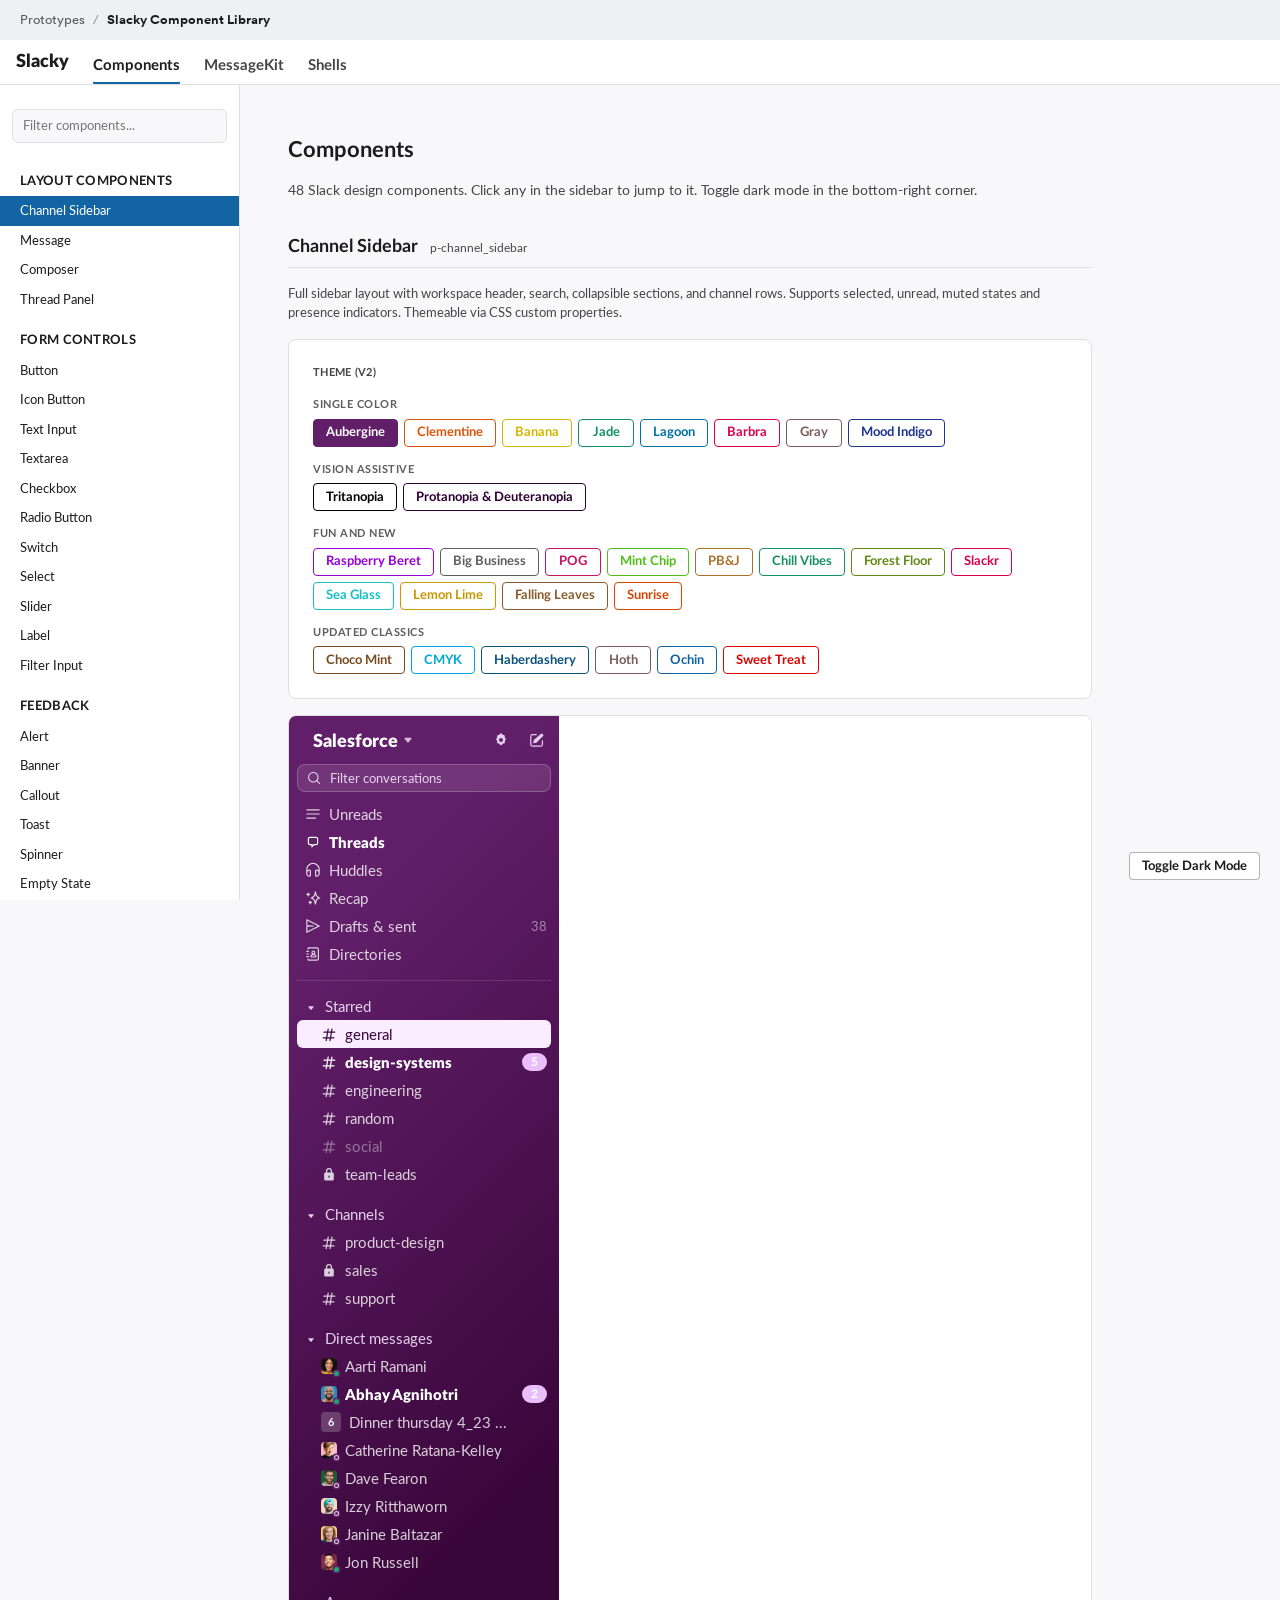
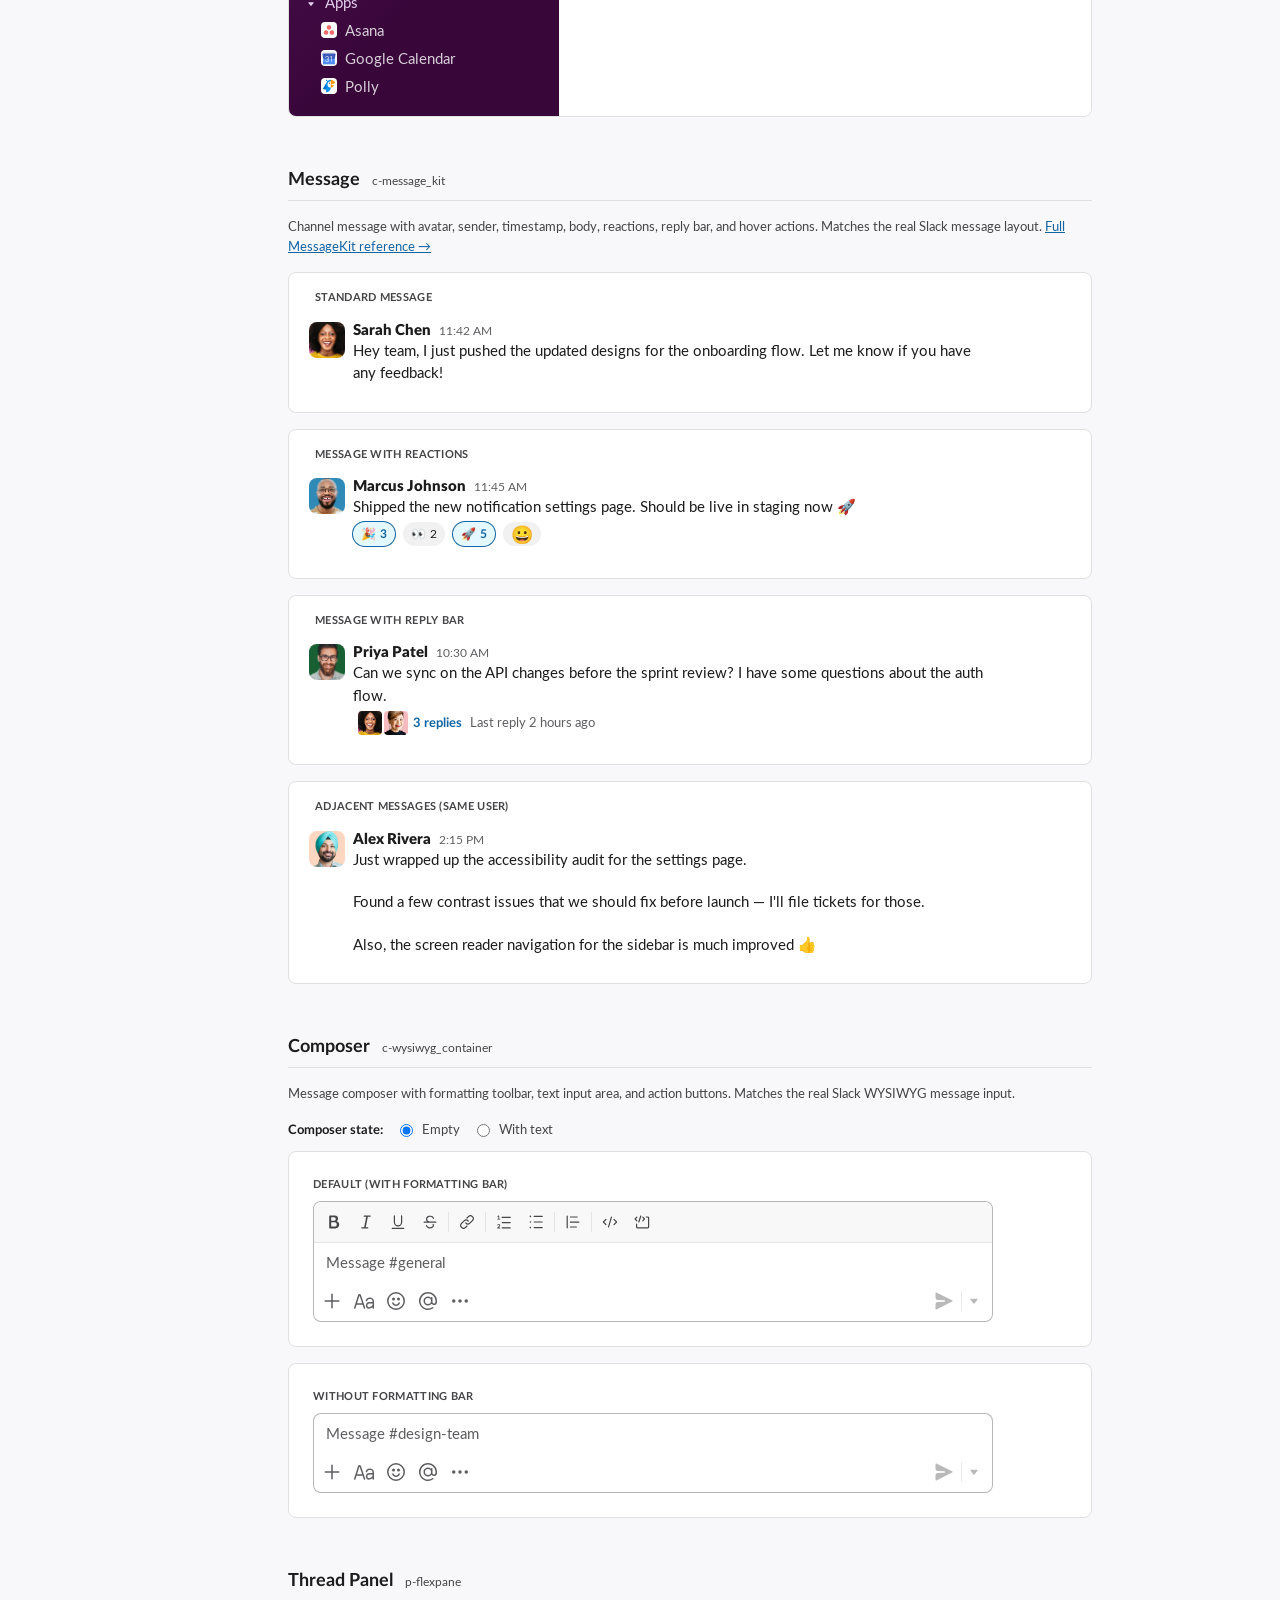
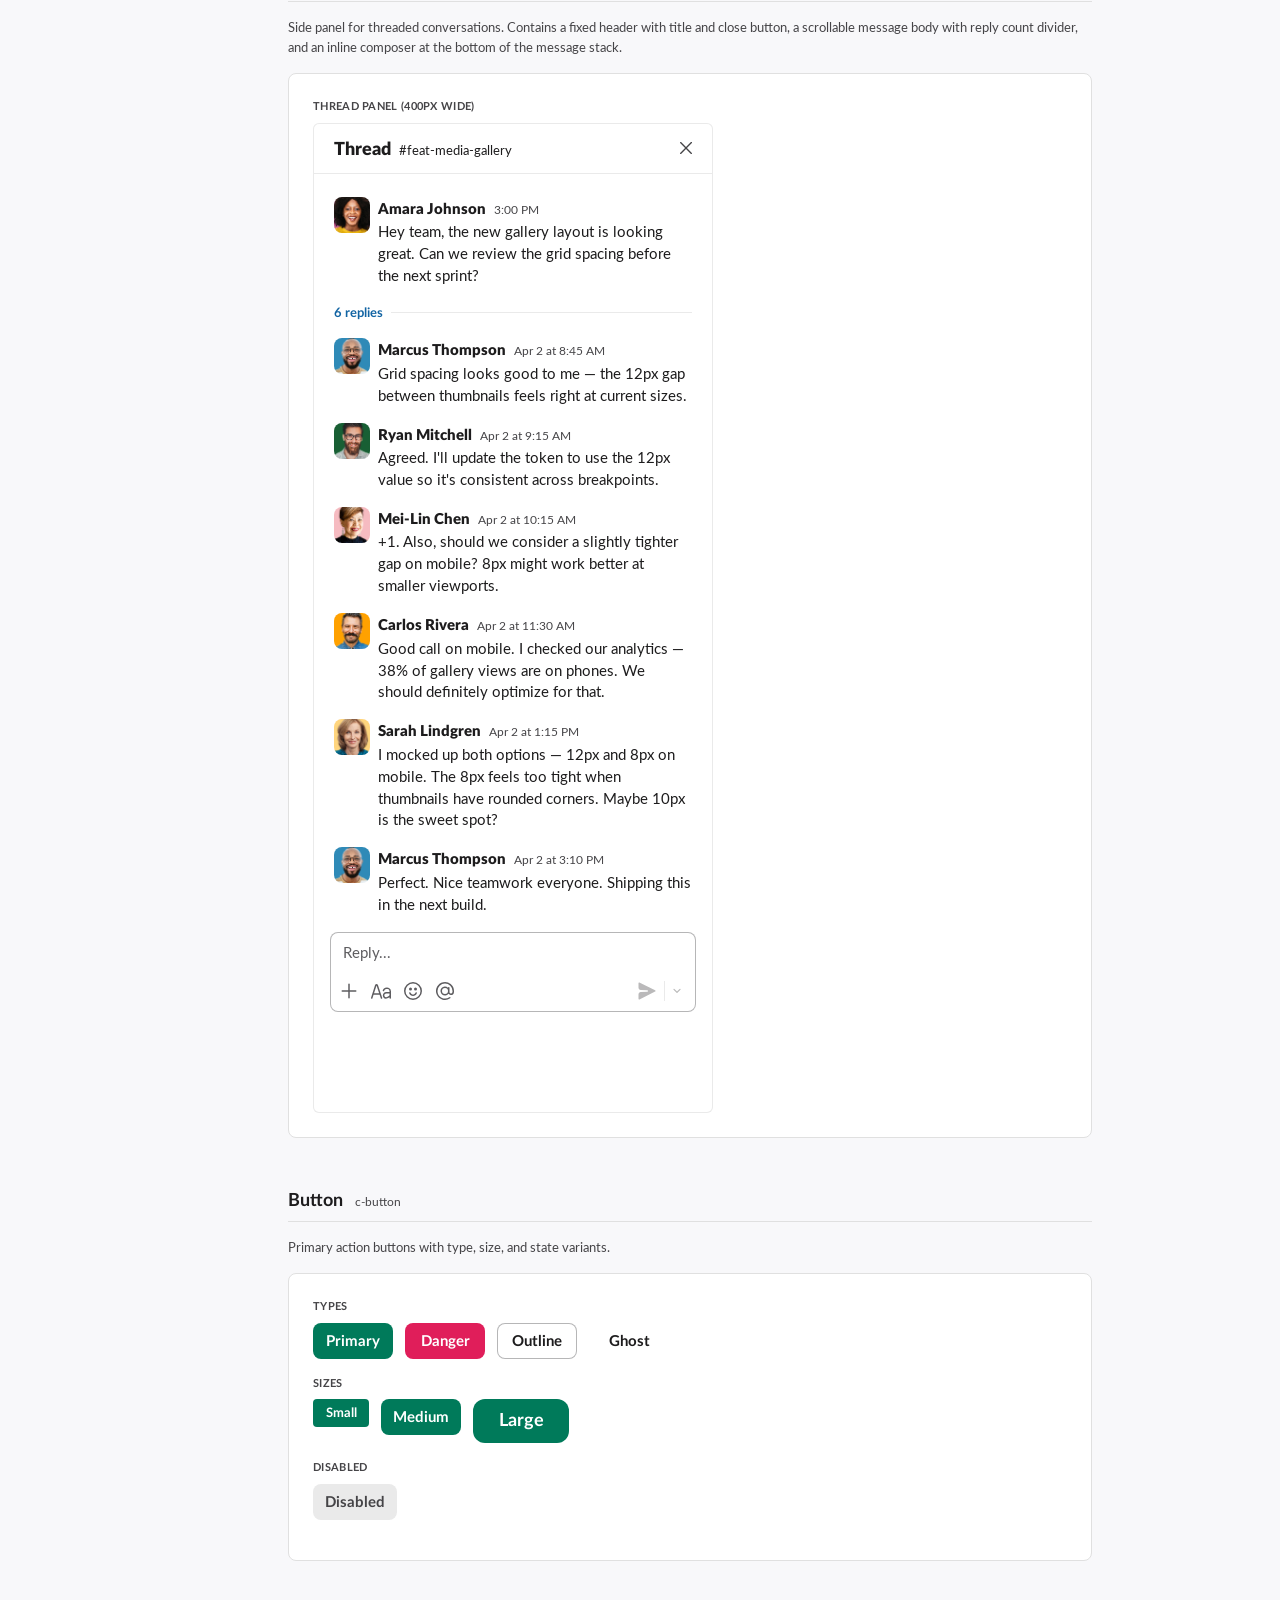
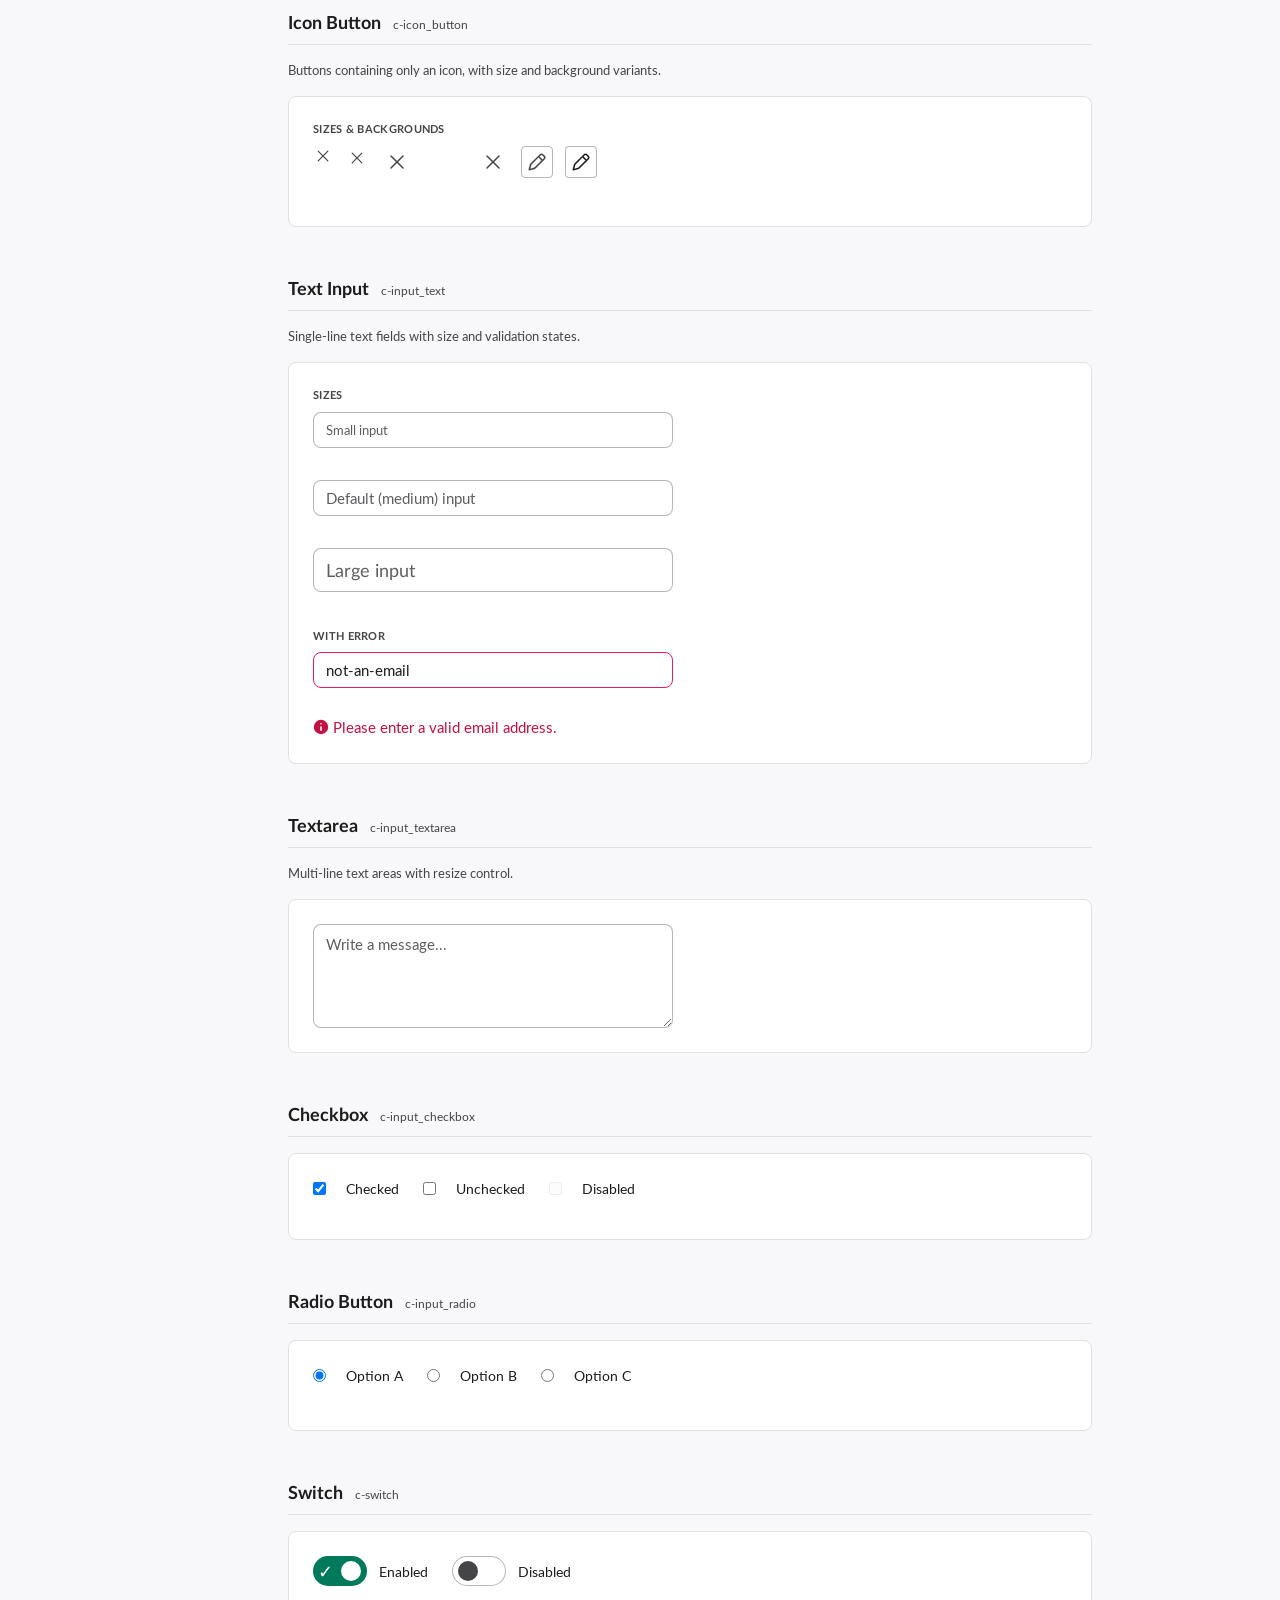
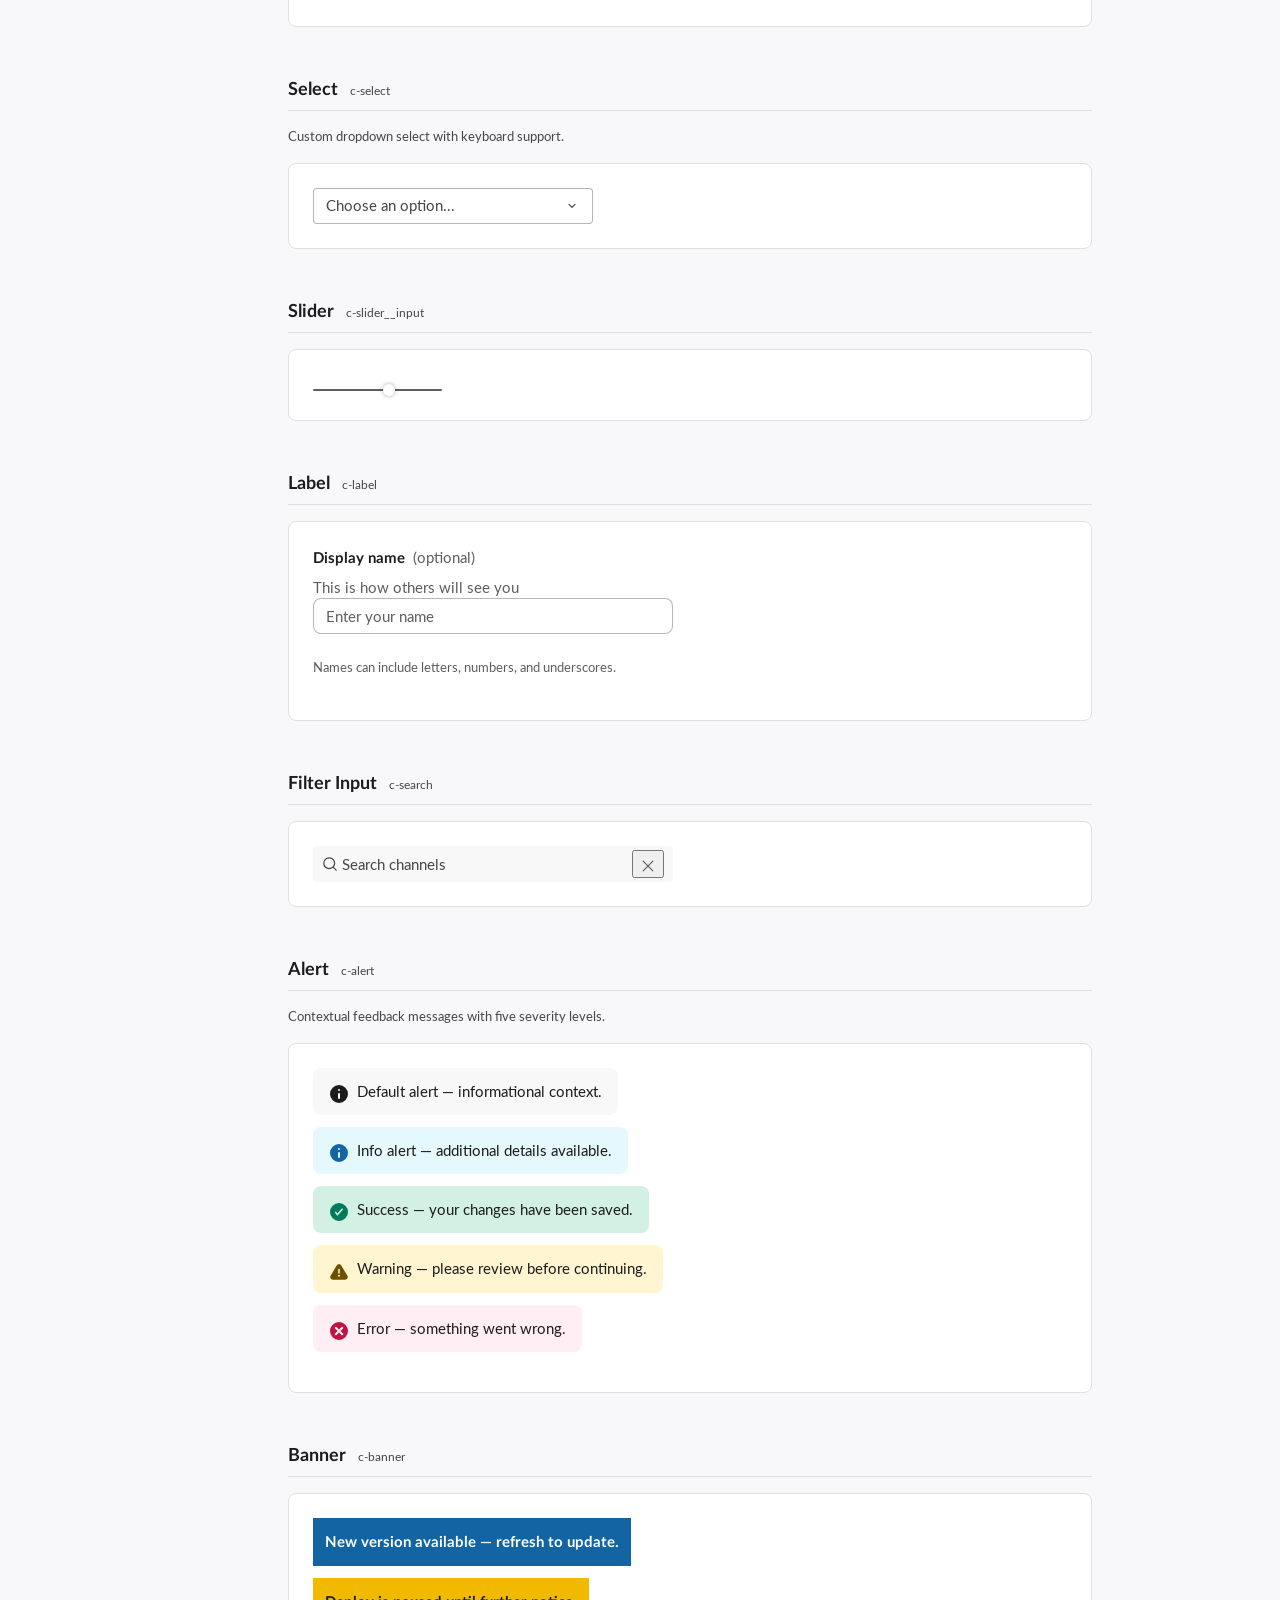
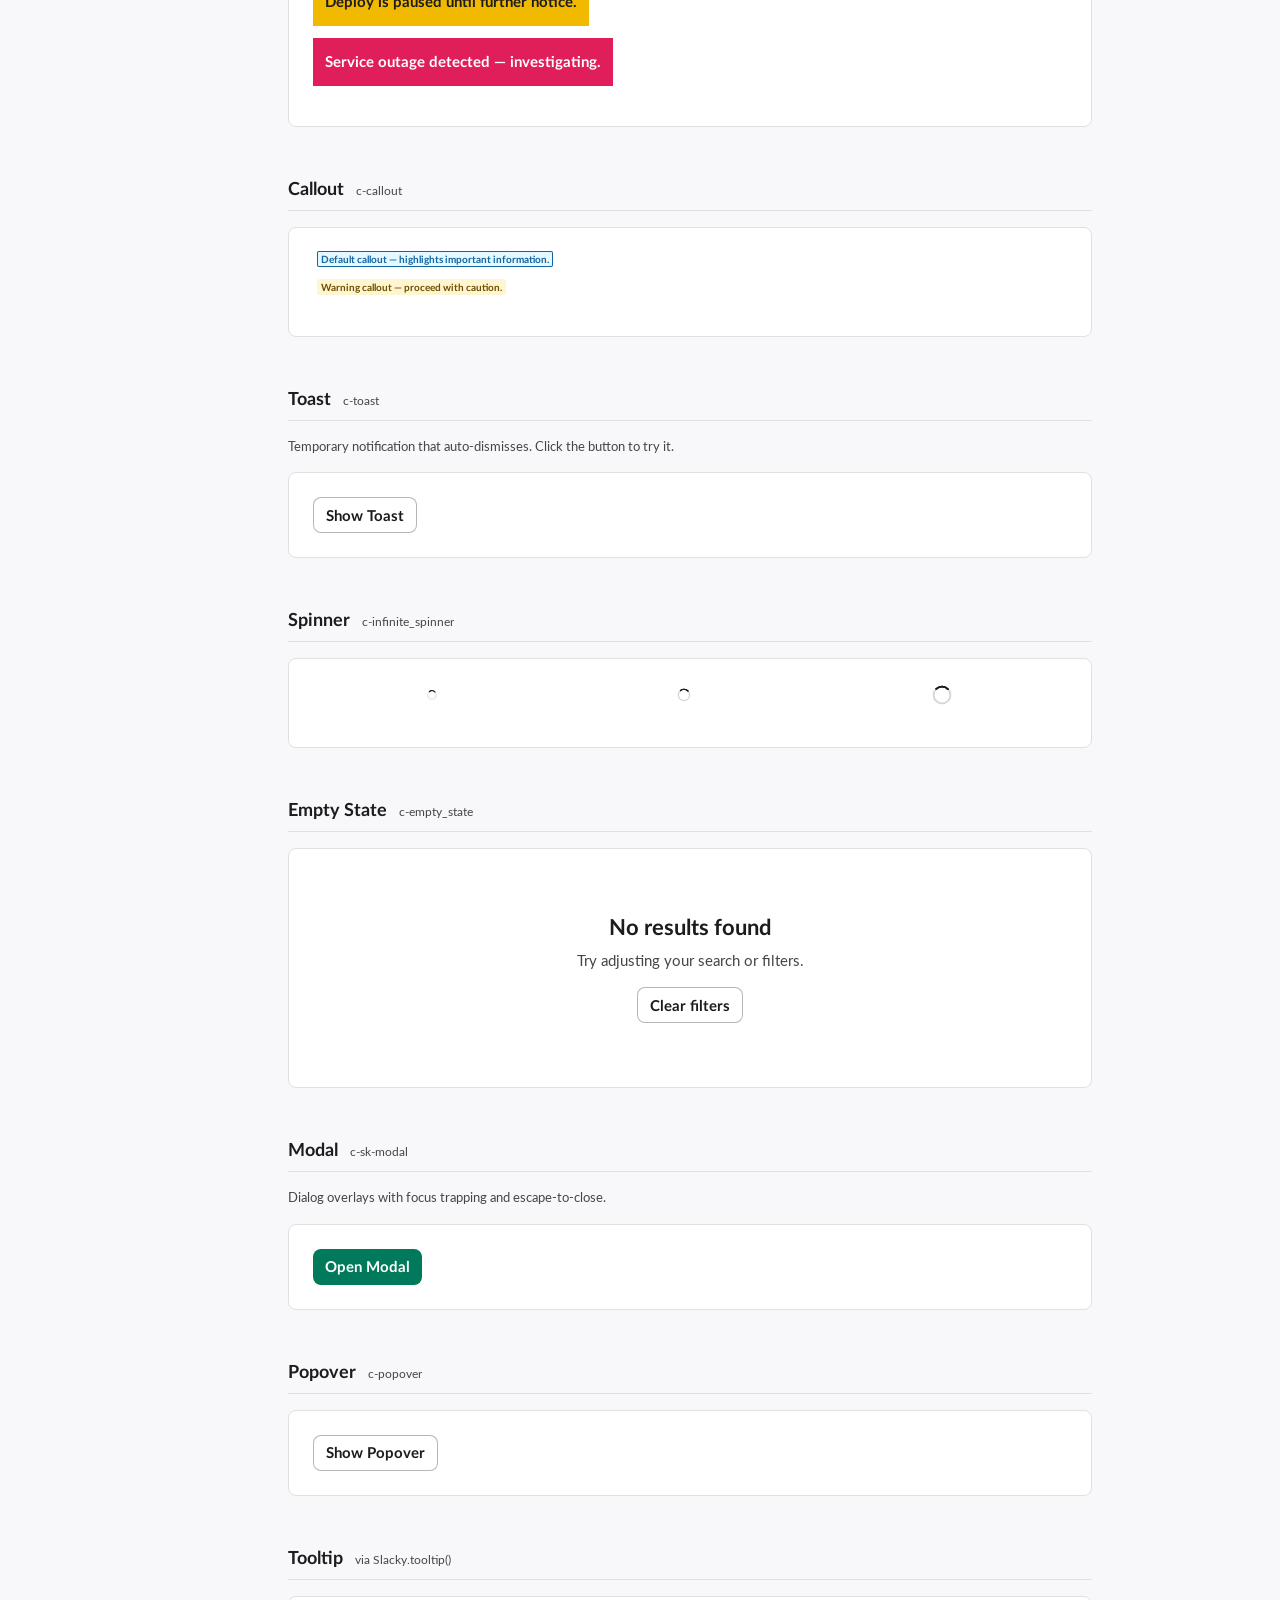
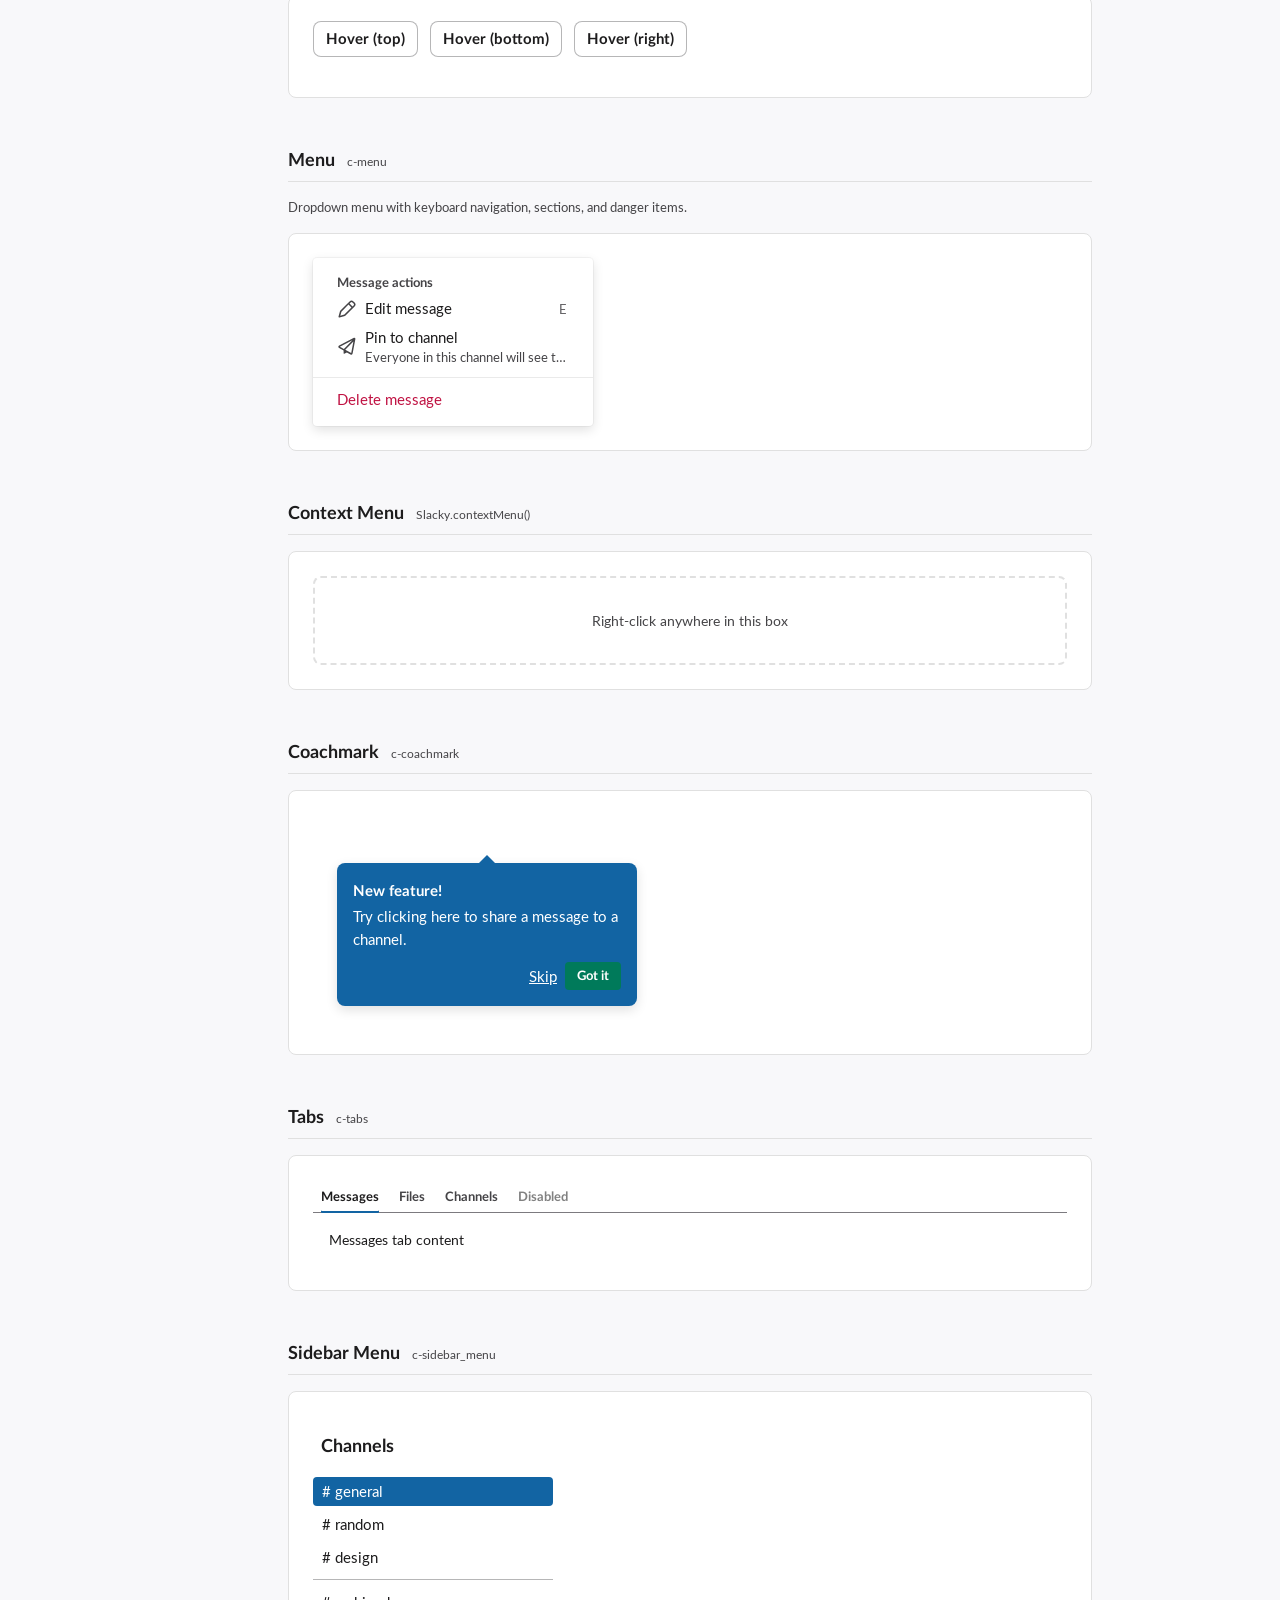
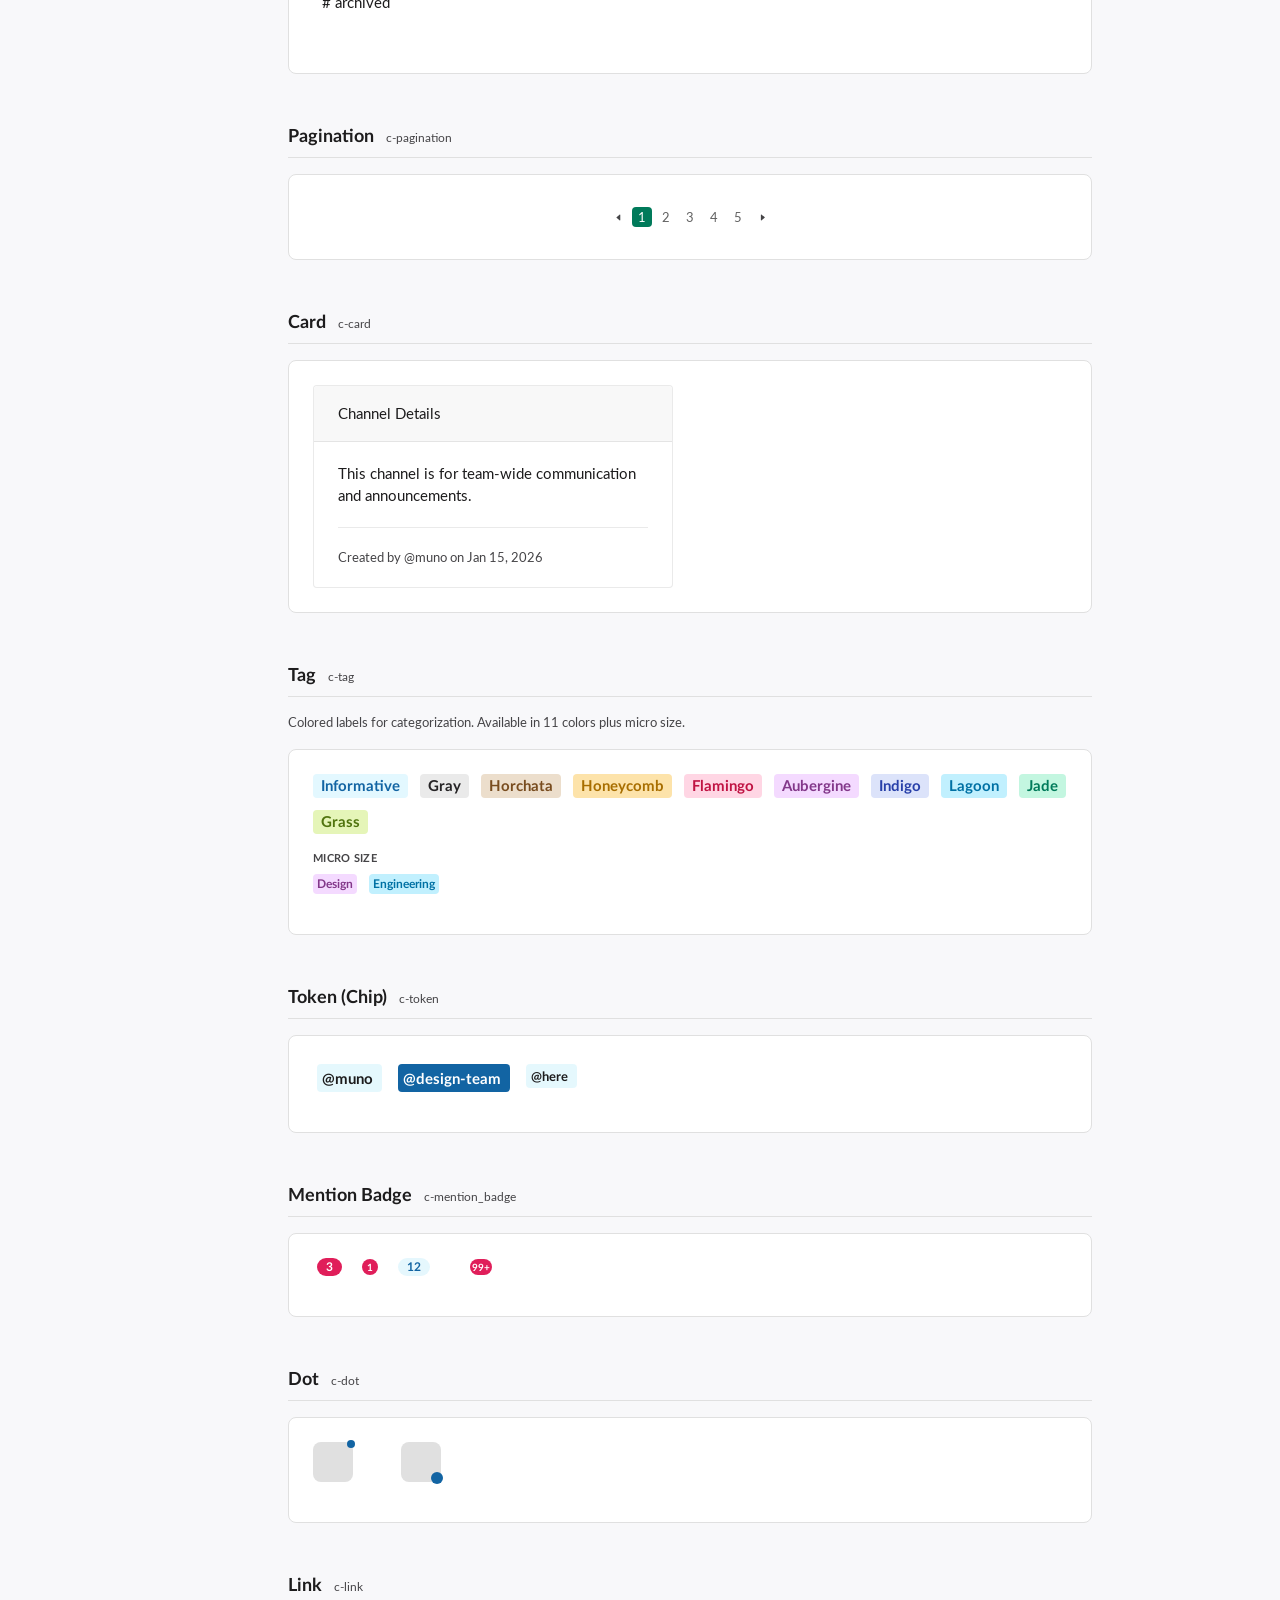
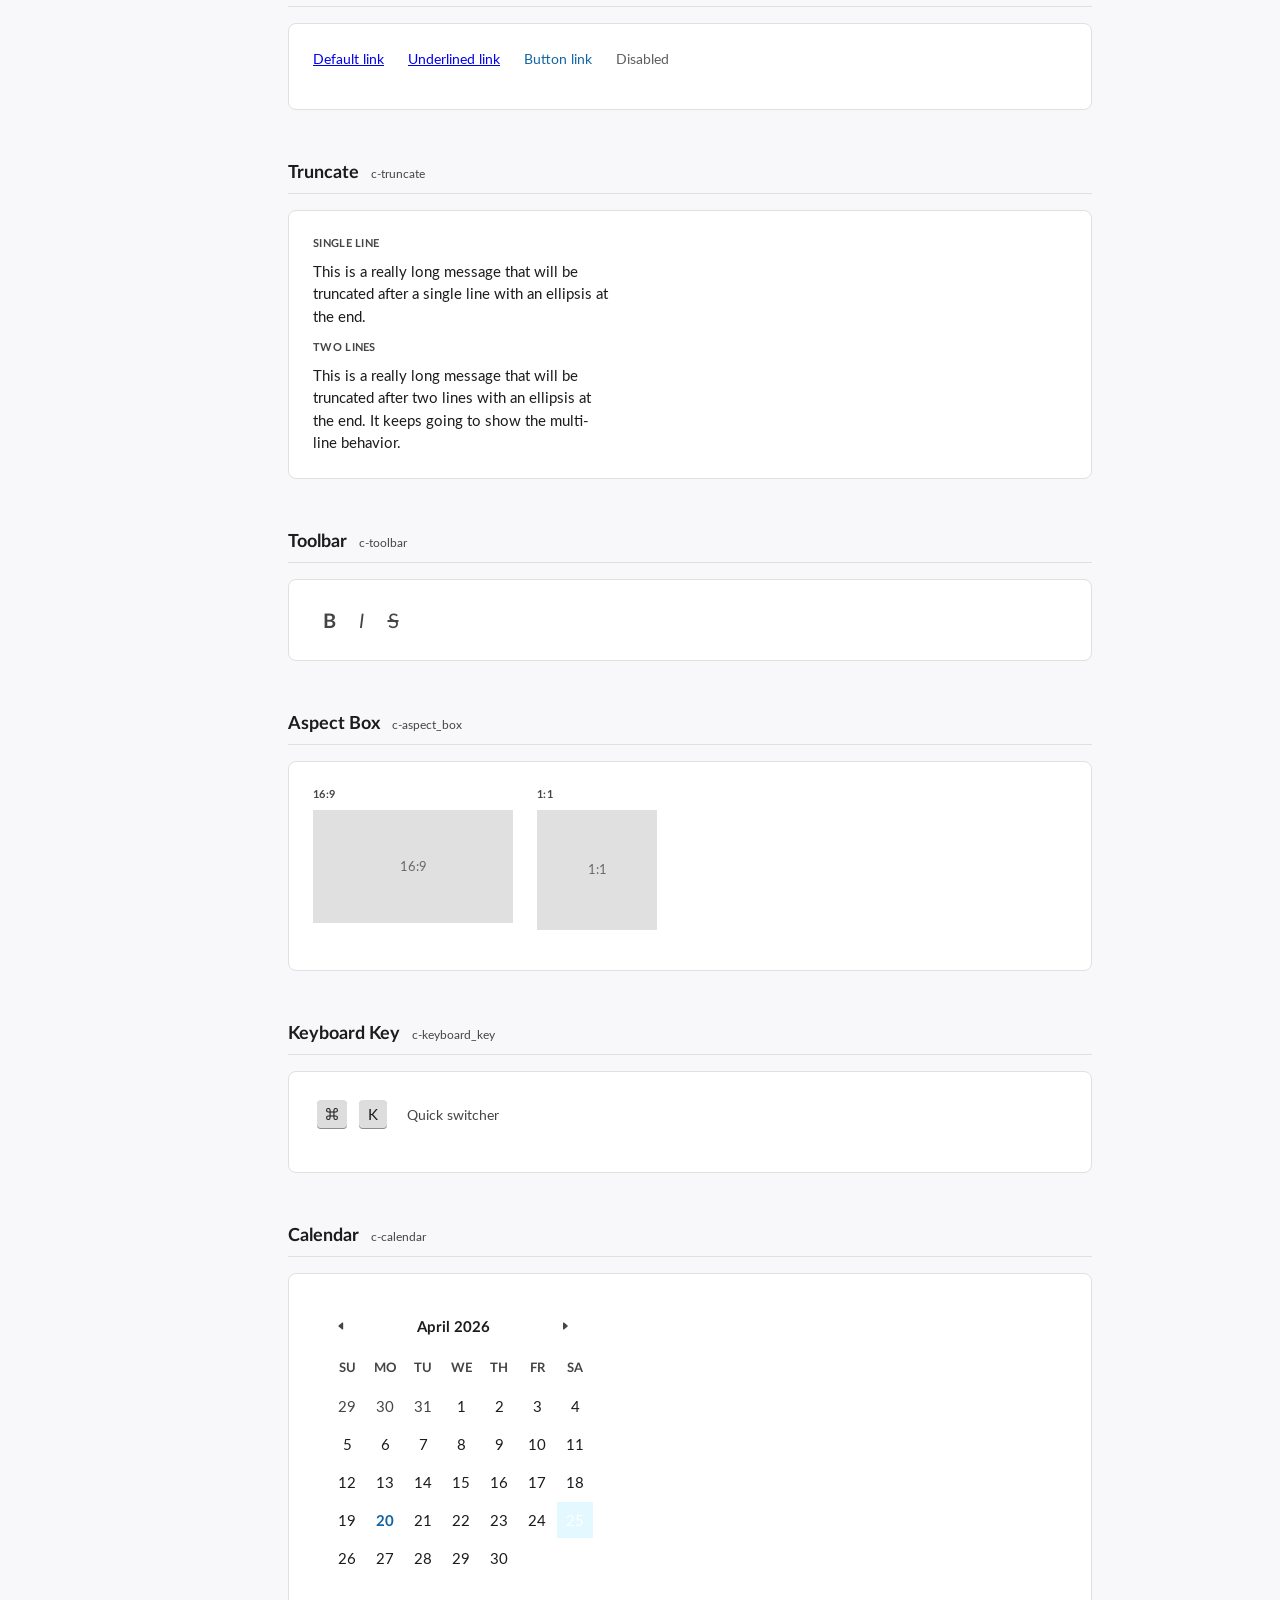
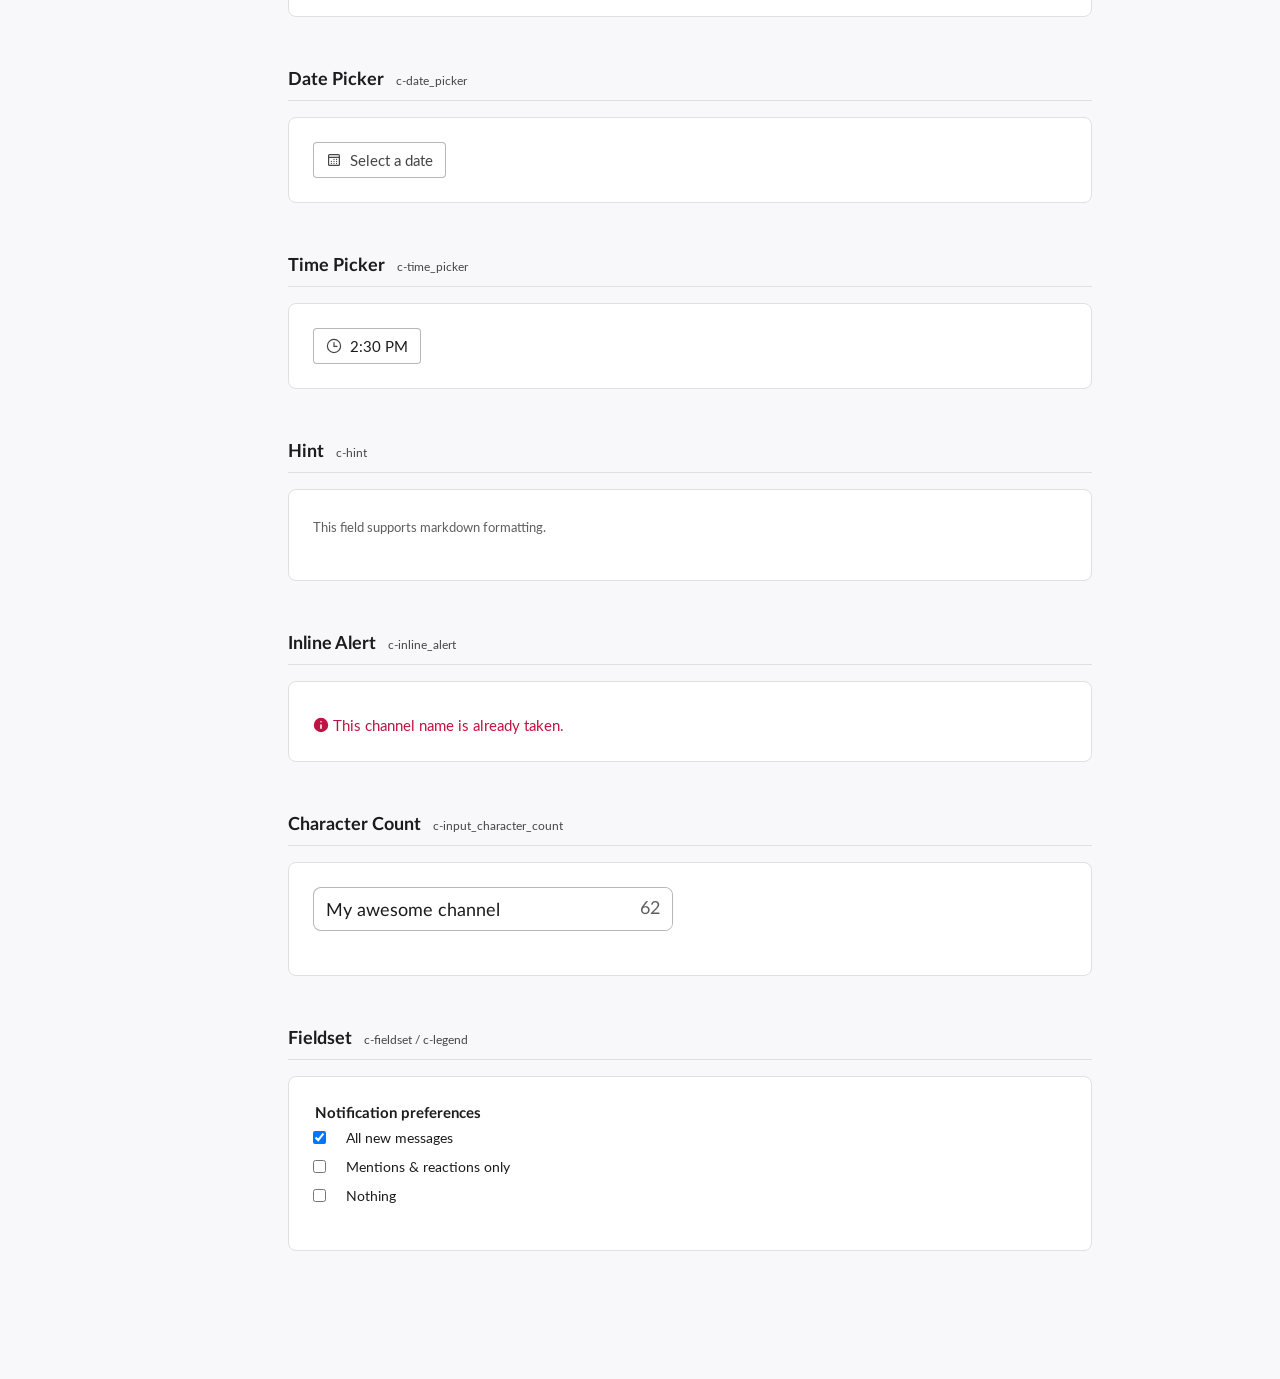
<file: shared/slacky/showcase.html>
<!DOCTYPE html>
<html lang="en">
<head>
  <meta charset="UTF-8">
  <meta name="viewport" content="width=device-width, initial-scale=1.0">
  <title>Slacky Component Showcase</title>
  <link rel="stylesheet" href="reset.css">
  <link rel="stylesheet" href="tokens.css">
  <link rel="stylesheet" href="dark.css">
  <link rel="stylesheet" href="components.css">
  <style>
    :root {
      --showcase-sidebar-width: 240px;
      --showcase-bg: #f8f8fa;
      --showcase-border: #e0e0e0;
      --showcase-card-bg: #fff;
    }

    .sk-client-theme--dark {
      --showcase-bg: #1a1d21;
      --showcase-border: #797c814d;
      --showcase-card-bg: #212428;
    }

    .sk-client-theme--dark .showcase-sidebar__link:hover {
      background: #f8f8f80f;
    }

    .sk-client-theme--dark .showcase-sidebar__search input {
      background: #212428;
      border-color: #797c814d;
      color: #f8f8f8;
    }

    @font-face {
      font-family: "Slack Circular";
      src: url("fonts/circular/lineto-slack-circular-book.woff2") format("woff2");
      font-weight: 400;
      font-style: normal;
      font-display: swap;
    }
    @font-face {
      font-family: "Slack Circular";
      src: url("fonts/circular/lineto-slack-circular-bold.woff2") format("woff2");
      font-weight: 700;
      font-style: normal;
      font-display: swap;
    }

    .prototype-breadcrumb {
      background: #EEF0F3;
      padding: 10px 20px;
      font-family: "Slack Circular", -apple-system, BlinkMacSystemFont, "Segoe UI", Roboto, Helvetica, Arial, sans-serif;
      font-size: 13px;
      line-height: 1.5;
      display: flex;
      align-items: center;
      gap: 8px;
      -webkit-font-smoothing: antialiased;
      position: fixed;
      top: 0;
      left: 0;
      right: 0;
      z-index: 30;
    }
    .prototype-breadcrumb a {
      color: #1D1C1D;
      text-decoration: none;
      font-weight: 400;
      opacity: 0.7;
      transition: opacity 0.15s;
    }
    .prototype-breadcrumb a:hover { opacity: 1; }
    .prototype-breadcrumb .breadcrumb-separator {
      color: #1D1C1D;
      opacity: 0.4;
    }
    .prototype-breadcrumb .breadcrumb-current {
      color: #1D1C1D;
      font-weight: 700;
    }

    .showcase-header {
      position: fixed;
      top: 37px;
      left: 0;
      right: 0;
      z-index: 20;
      background: var(--showcase-card-bg);
      border-bottom: 1px solid var(--showcase-border);
      display: flex;
      align-items: center;
      padding: 0 var(--dt_static_space-100, 16px);
      gap: var(--dt_static_space-150, 24px);
      height: 48px;
    }

    .showcase-header__title {
      font-size: var(--dt_static_type-size-subtitle, 18px);
      font-weight: var(--dt_static_type-weight-black, 900);
      flex-shrink: 0;
    }

    .showcase-header .c-tabs__tab_menu {
      box-shadow: none;
      display: flex;
      align-items: flex-end;
      height: 100%;
    }

    .showcase-header .c-tabs__tab {
      padding: 14px 0 10px;
      margin: 0 var(--dt_static_space-075, 12px);
      font-size: var(--dt_static_type-size-base, 15px);
      text-decoration: none;
    }

    .showcase-header .c-tabs__tab:first-child {
      margin-left: 0;
    }

    body {
      font-family: var(--font-family-lato, -apple-system, BlinkMacSystemFont, "Segoe UI", Roboto, sans-serif);
      background: var(--showcase-bg);
      color: var(--dt_color-content-pry, #1d1c1d);
      display: flex;
      min-height: 100vh;
      padding-top: 85px;
    }

    .showcase-sidebar {
      width: var(--showcase-sidebar-width);
      background: var(--showcase-card-bg);
      border-right: 1px solid var(--showcase-border);
      position: fixed;
      top: 85px;
      left: 0;
      bottom: 0;
      overflow-y: auto;
      padding: 24px 0;
      z-index: 10;
    }

    .showcase-sidebar__title {
      font-size: 15px;
      font-weight: 700;
      padding: 0 20px;
      margin-bottom: 4px;
    }

    .showcase-sidebar__subtitle {
      font-size: 12px;
      color: var(--dt_color-content-sec, #616061);
      padding: 0 20px;
      margin-bottom: 16px;
    }

    .showcase-sidebar__search {
      padding: 0 12px;
      margin-bottom: 12px;
    }

    .showcase-sidebar__search input {
      width: 100%;
      padding: 6px 10px;
      border: 1px solid var(--showcase-border);
      border-radius: 6px;
      font-size: 13px;
      font-family: inherit;
      outline: none;
      background: var(--showcase-bg);
    }

    .showcase-sidebar__search input:focus {
      border-color: var(--dt_color-base-inv-hgl-1, #1264a3);
    }

    .showcase-sidebar__group-label {
      font-size: 13px;
      font-weight: 700;
      text-transform: uppercase;
      letter-spacing: 0.3px;
      color: var(--dt_color-content-pry, #1d1c1d);
      padding: 16px 20px 6px;
    }

    .showcase-sidebar__link {
      display: block;
      padding: 5px 20px;
      font-size: 13px;
      color: var(--dt_color-content-pry, #1d1c1d);
      text-decoration: none;
      border-radius: 0;
      cursor: pointer;
    }

    .showcase-sidebar__link:hover {
      background: rgba(0,0,0,0.04);
    }

    .showcase-sidebar__link.is-active {
      background: var(--dt_color-base-inv-hgl-1, #1264a3);
      color: #fff;
    }

    .showcase-sidebar__link[hidden] { display: none; }

    .showcase-main {
      margin-left: var(--showcase-sidebar-width);
      flex: 1;
      padding: 32px 48px 80px;
      max-width: 900px;
    }

    .showcase-main h1 {
      font-size: 22px;
      font-weight: 700;
      margin-bottom: 8px;
    }

    .showcase-main > p {
      font-size: 14px;
      color: var(--dt_color-content-sec, #616061);
      margin-bottom: 32px;
    }

    .component-section {
      margin-bottom: 48px;
      scroll-margin-top: 24px;
    }

    .component-section h2 {
      font-size: 18px;
      font-weight: 700;
      margin-bottom: 16px;
      padding-bottom: 8px;
      border-bottom: 1px solid var(--showcase-border);
    }

    .component-section h2 span {
      font-size: 12px;
      font-weight: 400;
      color: var(--dt_color-content-sec, #616061);
      margin-left: 8px;
    }

    .component-desc {
      font-size: 13px;
      color: var(--dt_color-content-sec, #616061);
      margin-bottom: 16px;
    }

    .demo-row {
      display: flex;
      flex-wrap: wrap;
      align-items: flex-start;
      gap: 12px;
      margin-bottom: 16px;
    }

    .demo-row--col {
      flex-direction: column;
    }

    .demo-box {
      background: var(--showcase-card-bg);
      border: 1px solid var(--showcase-border);
      border-radius: 8px;
      padding: 24px;
      margin-bottom: 16px;
    }

    .demo-label {
      font-size: 11px;
      font-weight: 600;
      text-transform: uppercase;
      letter-spacing: 0.3px;
      color: var(--dt_color-content-sec, #616061);
      margin-bottom: 8px;
    }

    .demo-box--message {
      padding: 16px 0;
    }
    .demo-box--message .demo-label {
      padding-left: 26px;
    }

    .theme-toggle {
      position: fixed;
      bottom: 20px;
      right: 20px;
      z-index: 100;
    }

    .component-section[hidden] { display: none; }

    .demo-box .c-message_kit__background {
      background: inherit;
    }

    /* Messages (from shell.css) */
    .p-message {
      display: flex;
      gap: 8px;
      padding: 8px 20px;
    }
    .p-message__avatar {
      width: 36px;
      height: 36px;
      flex-shrink: 0;
    }
    .p-message__avatar img {
      width: 36px;
      height: 36px;
      border-radius: 8px;
      display: block;
      object-fit: cover;
    }
    .p-message__body {
      flex: 1;
      min-width: 0;
    }
    .p-message__header {
      display: flex;
      align-items: baseline;
      gap: 8px;
      margin-bottom: 2px;
    }
    .p-message__sender {
      font-size: 15px;
      font-weight: 900;
      color: var(--dt_color-content-pry, #1d1c1d);
    }
    .p-message__time {
      font-size: 12px;
      color: var(--dt_color-content-sec, #616061);
    }
    .p-message__text {
      font-size: 15px;
      line-height: 1.46;
      color: var(--dt_color-content-pry, #1d1c1d);
    }

    /* Thread Panel (from shell.css) */
    .p-flexpane__header {
      height: 49px;
      display: flex;
      align-items: center;
      gap: 8px;
      padding: 0 12px 0 20px;
      box-shadow: 0 1px 0 0 var(--dt_color-otl-ter, #5e5d6021);
      flex-shrink: 0;
    }
    .p-flexpane__header_text {
      flex: 1;
      min-width: 0;
      display: flex;
      align-items: baseline;
      gap: 8px;
    }
    .p-flexpane__header_title {
      font-size: 18px;
      font-weight: 900;
      color: var(--dt_color-content-pry, #1d1c1d);
      white-space: nowrap;
    }
    .p-flexpane__header_channel {
      font-size: 13px;
      color: var(--dt_color-content-pry, #1d1c1d);
      text-decoration: none;
      white-space: nowrap;
      overflow: hidden;
      text-overflow: ellipsis;
    }
    .p-flexpane__close_btn {
      width: 28px;
      height: 28px;
      font-size: 18px;
    }
    .p-flexpane__reply_count {
      padding: 8px 20px;
      font-size: 13px;
      font-weight: 700;
      color: var(--dt_color-content-hgl-1, #1264a3);
      display: flex;
      align-items: center;
      gap: 8px;
    }
    .p-flexpane__reply_count::after {
      content: '';
      flex: 1;
      height: 1px;
      background: var(--dt_color-otl-ter, #5e5d6021);
    }
    .p-flexpane__composer {
      padding: 8px 16px 16px;
    }
    .p-flexpane__composer .c-wysiwyg_container {
      font-size: 13px;
    }
  </style>
</head>
<body>

<nav class="prototype-breadcrumb">
  <a href="https://pages.slack-github.com/muno/prototypes/">Prototypes</a>
  <span class="breadcrumb-separator">/</span>
  <span class="breadcrumb-current">Slacky Component Library</span>
</nav>

<header class="showcase-header">
  <span class="showcase-header__title">Slacky</span>
  <div class="c-tabs__tab_menu" role="tablist">
    <a class="c-tabs__tab c-tabs__tab--active" href="showcase.html" role="tab" aria-selected="true">Components</a>
    <a class="c-tabs__tab" href="messagekit.html" role="tab">MessageKit</a>
    <a class="c-tabs__tab" href="shells.html" role="tab">Shells</a>
  </div>
</header>

<nav class="showcase-sidebar">
  <div class="showcase-sidebar__search">
    <input type="text" id="sidebar-search" placeholder="Filter components...">
  </div>

  <div class="showcase-sidebar__group-label">Layout Components</div>
  <a class="showcase-sidebar__link" href="#channel-sidebar" data-section="channel-sidebar">Channel Sidebar</a>
  <a class="showcase-sidebar__link" href="#message" data-section="message">Message</a>
  <a class="showcase-sidebar__link" href="#composer" data-section="composer">Composer</a>
  <a class="showcase-sidebar__link" href="#thread-panel" data-section="thread-panel">Thread Panel</a>

  <div class="showcase-sidebar__group-label">Form Controls</div>
  <a class="showcase-sidebar__link" href="#button" data-section="button">Button</a>
  <a class="showcase-sidebar__link" href="#icon-button" data-section="icon-button">Icon Button</a>
  <a class="showcase-sidebar__link" href="#text-input" data-section="text-input">Text Input</a>
  <a class="showcase-sidebar__link" href="#textarea" data-section="textarea">Textarea</a>
  <a class="showcase-sidebar__link" href="#checkbox" data-section="checkbox">Checkbox</a>
  <a class="showcase-sidebar__link" href="#radio" data-section="radio">Radio Button</a>
  <a class="showcase-sidebar__link" href="#switch" data-section="switch">Switch</a>
  <a class="showcase-sidebar__link" href="#select" data-section="select">Select</a>
  <a class="showcase-sidebar__link" href="#slider" data-section="slider">Slider</a>
  <a class="showcase-sidebar__link" href="#label" data-section="label">Label</a>
  <a class="showcase-sidebar__link" href="#filter-input" data-section="filter-input">Filter Input</a>

  <div class="showcase-sidebar__group-label">Feedback</div>
  <a class="showcase-sidebar__link" href="#alert" data-section="alert">Alert</a>
  <a class="showcase-sidebar__link" href="#banner" data-section="banner">Banner</a>
  <a class="showcase-sidebar__link" href="#callout" data-section="callout">Callout</a>
  <a class="showcase-sidebar__link" href="#toast" data-section="toast">Toast</a>
  <a class="showcase-sidebar__link" href="#spinner" data-section="spinner">Spinner</a>
  <a class="showcase-sidebar__link" href="#empty-state" data-section="empty-state">Empty State</a>

  <div class="showcase-sidebar__group-label">Overlays</div>
  <a class="showcase-sidebar__link" href="#modal" data-section="modal">Modal</a>
  <a class="showcase-sidebar__link" href="#popover" data-section="popover">Popover</a>
  <a class="showcase-sidebar__link" href="#tooltip" data-section="tooltip">Tooltip</a>
  <a class="showcase-sidebar__link" href="#menu" data-section="menu">Menu</a>
  <a class="showcase-sidebar__link" href="#context-menu" data-section="context-menu">Context Menu</a>
  <a class="showcase-sidebar__link" href="#coachmark" data-section="coachmark">Coachmark</a>

  <div class="showcase-sidebar__group-label">Navigation</div>
  <a class="showcase-sidebar__link" href="#tabs" data-section="tabs">Tabs</a>
  <a class="showcase-sidebar__link" href="#sidebar-menu" data-section="sidebar-menu">Sidebar Menu</a>
  <a class="showcase-sidebar__link" href="#pagination" data-section="pagination">Pagination</a>

  <div class="showcase-sidebar__group-label">Data Display</div>
  <a class="showcase-sidebar__link" href="#card" data-section="card">Card</a>
  <a class="showcase-sidebar__link" href="#tag" data-section="tag">Tag</a>
  <a class="showcase-sidebar__link" href="#token" data-section="token">Token (Chip)</a>
  <a class="showcase-sidebar__link" href="#mention-badge" data-section="mention-badge">Mention Badge</a>
  <a class="showcase-sidebar__link" href="#dot" data-section="dot">Dot</a>
  <a class="showcase-sidebar__link" href="#link" data-section="link">Link</a>
  <a class="showcase-sidebar__link" href="#truncate" data-section="truncate">Truncate</a>

  <div class="showcase-sidebar__group-label">Layout</div>
  <a class="showcase-sidebar__link" href="#toolbar" data-section="toolbar">Toolbar</a>
  <a class="showcase-sidebar__link" href="#aspect-box" data-section="aspect-box">Aspect Box</a>
  <a class="showcase-sidebar__link" href="#keyboard-key" data-section="keyboard-key">Keyboard Key</a>

  <div class="showcase-sidebar__group-label">Pickers</div>
  <a class="showcase-sidebar__link" href="#calendar" data-section="calendar">Calendar</a>
  <a class="showcase-sidebar__link" href="#date-picker" data-section="date-picker">Date Picker</a>
  <a class="showcase-sidebar__link" href="#time-picker" data-section="time-picker">Time Picker</a>

  <div class="showcase-sidebar__group-label">Form Helpers</div>
  <a class="showcase-sidebar__link" href="#hint" data-section="hint">Hint</a>
  <a class="showcase-sidebar__link" href="#inline-alert" data-section="inline-alert">Inline Alert</a>
  <a class="showcase-sidebar__link" href="#char-count" data-section="char-count">Character Count</a>
  <a class="showcase-sidebar__link" href="#fieldset" data-section="fieldset">Fieldset</a>

</nav>

<main class="showcase-main">
  <h1>Components</h1>
  <p>48 Slack design components. Click any in the sidebar to jump to it. Toggle dark mode in the bottom-right corner.</p>

  
  <section class="component-section" id="channel-sidebar">
    <h2>Channel Sidebar <span>p-channel_sidebar</span></h2>
    <p class="component-desc">Full sidebar layout with workspace header, search, collapsible sections, and channel rows. Supports selected, unread, muted states and presence indicators. Themeable via CSS custom properties.</p>
    <div class="demo-box" style="margin-bottom:16px">
      <div class="demo-label">Theme (v2)</div>
      <div style="display:flex;flex-wrap:wrap;gap:6px" id="theme-picker"></div>
    </div>
    <div class="demo-box" style="padding:0;overflow:hidden;border-radius:8px;display:flex">
      <div style="background:var(--sidebar-bg);flex-shrink:0" id="sidebar-bg-wrap">
      <div class="p-channel_sidebar" style="width:270px" id="demo-sidebar">

        
        <div class="p-channel_sidebar__header">
          <div class="p-channel_sidebar__header_left">
            <span class="p-channel_sidebar__header_name">Salesforce</span>
            <span class="p-channel_sidebar__header_caret" id="header-caret"></span>
          </div>
          <div class="p-channel_sidebar__header_actions">
            <button class="p-channel_sidebar__header_btn" aria-label="Settings" id="header-btn-1"></button>
            <button class="p-channel_sidebar__header_btn" aria-label="Compose" id="header-btn-2"></button>
          </div>
        </div>

        
        <div class="p-channel_sidebar__filter">
          <span class="p-channel_sidebar__filter_icon" id="filter-search-icon"></span>
          <span class="p-channel_sidebar__filter_text">Filter conversations</span>
        </div>

        <div class="p-channel_sidebar__list">
          
          <div class="p-channel_sidebar__pages">
            <a class="p-channel_sidebar__page_row" href="javascript:void(0)">
              <span class="p-channel_sidebar__page_row_icon" id="page-icon-unreads"></span>
              <span class="p-channel_sidebar__name">Unreads</span>
            </a>
            <a class="p-channel_sidebar__page_row p-channel_sidebar__page_row--unread" href="javascript:void(0)">
              <span class="p-channel_sidebar__page_row_icon" id="page-icon-threads"></span>
              <span class="p-channel_sidebar__name">Threads</span>
            </a>
            <a class="p-channel_sidebar__page_row" href="javascript:void(0)">
              <span class="p-channel_sidebar__page_row_icon" id="page-icon-huddles"></span>
              <span class="p-channel_sidebar__name">Huddles</span>
            </a>
            <a class="p-channel_sidebar__page_row" href="javascript:void(0)">
              <span class="p-channel_sidebar__page_row_icon" id="page-icon-recap"></span>
              <span class="p-channel_sidebar__name">Recap</span>
            </a>
            <a class="p-channel_sidebar__page_row" href="javascript:void(0)">
              <span class="p-channel_sidebar__page_row_icon" id="page-icon-drafts"></span>
              <span class="p-channel_sidebar__name">Drafts &amp; sent</span>
              <span class="p-channel_sidebar__channel_suffix" style="opacity:0.6;font-size:13px">38</span>
            </a>
            <a class="p-channel_sidebar__page_row" href="javascript:void(0)">
              <span class="p-channel_sidebar__page_row_icon" id="page-icon-directories"></span>
              <span class="p-channel_sidebar__name">Directories</span>
            </a>
          </div>

          
          <div class="p-channel_sidebar__divider">
            <div class="p-channel_sidebar__divider_line"></div>
          </div>

          
          <div class="p-channel_sidebar__conversations">

            
            <div class="p-channel_sidebar__section">
              <div class="p-channel_sidebar__section_heading" data-section-toggle="starred">
                <span class="p-channel_sidebar__section_heading_icon" id="sec-icon-starred"></span>
                <span class="p-channel_sidebar__section_heading_label">Starred</span>
              </div>
              <div data-section-content="starred">
                <a class="p-channel_sidebar__channel p-channel_sidebar__channel--selected" href="javascript:void(0)">
                  <span class="p-channel_sidebar__channel_icon_prefix p-channel_sidebar__channel_icon--hash" id="ch-icon-1"></span>
                  <span class="p-channel_sidebar__name">general</span>
                </a>
                <a class="p-channel_sidebar__channel p-channel_sidebar__channel--unread" href="javascript:void(0)">
                  <span class="p-channel_sidebar__channel_icon_prefix p-channel_sidebar__channel_icon--hash" id="ch-icon-2"></span>
                  <span class="p-channel_sidebar__name">design-systems</span>
                  <span class="p-channel_sidebar__channel_suffix">
                    <span class="p-channel_sidebar__badge">5</span>
                  </span>
                </a>
                <a class="p-channel_sidebar__channel" href="javascript:void(0)">
                  <span class="p-channel_sidebar__channel_icon_prefix p-channel_sidebar__channel_icon--hash" id="ch-icon-3"></span>
                  <span class="p-channel_sidebar__name">engineering</span>
                </a>
                <a class="p-channel_sidebar__channel" href="javascript:void(0)">
                  <span class="p-channel_sidebar__channel_icon_prefix p-channel_sidebar__channel_icon--hash" id="ch-icon-4"></span>
                  <span class="p-channel_sidebar__name">random</span>
                </a>
                <a class="p-channel_sidebar__channel p-channel_sidebar__channel--muted" href="javascript:void(0)">
                  <span class="p-channel_sidebar__channel_icon_prefix p-channel_sidebar__channel_icon--hash" id="ch-icon-5"></span>
                  <span class="p-channel_sidebar__name">social</span>
                </a>
                <a class="p-channel_sidebar__channel" href="javascript:void(0)">
                  <span class="p-channel_sidebar__channel_icon_prefix p-channel_sidebar__channel_icon--lock" id="ch-icon-6"></span>
                  <span class="p-channel_sidebar__name">team-leads</span>
                </a>
              </div>
            </div>

            
            <div class="p-channel_sidebar__section">
              <div class="p-channel_sidebar__section_heading" data-section-toggle="channels">
                <span class="p-channel_sidebar__section_heading_icon" id="sec-icon-channels"></span>
                <span class="p-channel_sidebar__section_heading_label">Channels</span>
              </div>
              <div data-section-content="channels">
                <a class="p-channel_sidebar__channel" href="javascript:void(0)">
                  <span class="p-channel_sidebar__channel_icon_prefix p-channel_sidebar__channel_icon--hash" id="ch-icon-7"></span>
                  <span class="p-channel_sidebar__name">product-design</span>
                </a>
                <a class="p-channel_sidebar__channel" href="javascript:void(0)">
                  <span class="p-channel_sidebar__channel_icon_prefix p-channel_sidebar__channel_icon--lock" id="ch-icon-8"></span>
                  <span class="p-channel_sidebar__name">sales</span>
                </a>
                <a class="p-channel_sidebar__channel" href="javascript:void(0)">
                  <span class="p-channel_sidebar__channel_icon_prefix p-channel_sidebar__channel_icon--hash" id="ch-icon-9"></span>
                  <span class="p-channel_sidebar__name">support</span>
                </a>
              </div>
            </div>

            
            <div class="p-channel_sidebar__section">
              <div class="p-channel_sidebar__section_heading" data-section-toggle="dms">
                <span class="p-channel_sidebar__section_heading_icon" id="sec-icon-dms"></span>
                <span class="p-channel_sidebar__section_heading_label">Direct messages</span>
              </div>
              <div data-section-content="dms">
                <a class="p-channel_sidebar__channel" href="javascript:void(0)">
                  <span class="p-channel_sidebar__dm_avatar">
                    <img class="p-channel_sidebar__dm_avatar_img" src="avatars/persona-a.png" alt="">
                    <span class="p-channel_sidebar__presence p-channel_sidebar__presence--active"></span>
                  </span>
                  <span class="p-channel_sidebar__name">Aarti Ramani</span>
                </a>
                <a class="p-channel_sidebar__channel p-channel_sidebar__channel--unread" href="javascript:void(0)">
                  <span class="p-channel_sidebar__dm_avatar">
                    <img class="p-channel_sidebar__dm_avatar_img" src="avatars/persona-b.png" alt="">
                    <span class="p-channel_sidebar__presence p-channel_sidebar__presence--active"></span>
                  </span>
                  <span class="p-channel_sidebar__name">Abhay Agnihotri</span>
                  <span class="p-channel_sidebar__channel_suffix">
                    <span class="p-channel_sidebar__badge">2</span>
                  </span>
                </a>
                <a class="p-channel_sidebar__channel" href="javascript:void(0)">
                  <span class="p-channel_sidebar__mpdm_avatar">6</span>
                  <span class="p-channel_sidebar__name">Dinner thursday 4_23 ...</span>
                </a>
                <a class="p-channel_sidebar__channel" href="javascript:void(0)">
                  <span class="p-channel_sidebar__dm_avatar">
                    <img class="p-channel_sidebar__dm_avatar_img" src="avatars/persona-d.png" alt="">
                    <span class="p-channel_sidebar__presence p-channel_sidebar__presence--away"></span>
                  </span>
                  <span class="p-channel_sidebar__name">Catherine Ratana-Kelley</span>
                </a>
                <a class="p-channel_sidebar__channel" href="javascript:void(0)">
                  <span class="p-channel_sidebar__dm_avatar">
                    <img class="p-channel_sidebar__dm_avatar_img" src="avatars/persona-c.png" alt="">
                    <span class="p-channel_sidebar__presence p-channel_sidebar__presence--away"></span>
                  </span>
                  <span class="p-channel_sidebar__name">Dave Fearon</span>
                </a>
                <a class="p-channel_sidebar__channel" href="javascript:void(0)">
                  <span class="p-channel_sidebar__dm_avatar">
                    <img class="p-channel_sidebar__dm_avatar_img" src="avatars/persona-e.png" alt="">
                    <span class="p-channel_sidebar__presence p-channel_sidebar__presence--away"></span>
                  </span>
                  <span class="p-channel_sidebar__name">Izzy Ritthaworn</span>
                </a>
                <a class="p-channel_sidebar__channel" href="javascript:void(0)">
                  <span class="p-channel_sidebar__dm_avatar">
                    <img class="p-channel_sidebar__dm_avatar_img" src="avatars/persona-f.png" alt="">
                    <span class="p-channel_sidebar__presence p-channel_sidebar__presence--away"></span>
                  </span>
                  <span class="p-channel_sidebar__name">Janine Baltazar</span>
                </a>
                <a class="p-channel_sidebar__channel" href="javascript:void(0)">
                  <span class="p-channel_sidebar__dm_avatar">
                    <img class="p-channel_sidebar__dm_avatar_img" src="avatars/persona-h.png" alt="">
                    <span class="p-channel_sidebar__presence p-channel_sidebar__presence--active"></span>
                  </span>
                  <span class="p-channel_sidebar__name">Jon Russell</span>
                </a>
              </div>
            </div>

            
            <div class="p-channel_sidebar__section">
              <div class="p-channel_sidebar__section_heading" data-section-toggle="apps">
                <span class="p-channel_sidebar__section_heading_icon" id="sec-icon-apps"></span>
                <span class="p-channel_sidebar__section_heading_label">Apps</span>
              </div>
              <div data-section-content="apps">
                <a class="p-channel_sidebar__channel" href="javascript:void(0)">
                  <img class="p-channel_sidebar__dm_avatar_img" src="avatars/app-asana.png" alt="">
                  <span class="p-channel_sidebar__name">Asana</span>
                </a>
                <a class="p-channel_sidebar__channel" href="javascript:void(0)">
                  <img class="p-channel_sidebar__dm_avatar_img" src="avatars/app-gcalendar.png" alt="">
                  <span class="p-channel_sidebar__name">Google Calendar</span>
                </a>
                <a class="p-channel_sidebar__channel" href="javascript:void(0)">
                  <img class="p-channel_sidebar__dm_avatar_img" src="avatars/app-polly.png" alt="">
                  <span class="p-channel_sidebar__name">Polly</span>
                </a>
              </div>
            </div>

          </div>
        </div>
      </div>
      </div>
      <div style="flex:1;min-width:120px;background:var(--showcase-card-bg)" id="content-bg-wrap"></div>
    </div>
  </section>

  <section class="component-section" id="message">
    <h2>Message <span>c-message_kit</span></h2>
    <p class="component-desc">Channel message with avatar, sender, timestamp, body, reactions, reply bar, and hover actions. Matches the real Slack message layout. <a href="messagekit.html" style="color:var(--dt_color-content-hgl-1,#1264a3)">Full MessageKit reference &rarr;</a></p>

    <div class="demo-box demo-box--message">
      <div class="demo-label">Standard message</div>
      <div style="max-width:720px">
        <div class="c-message_kit__message">
          <div class="c-message_kit__background">
            <div class="c-message_kit__gutter">
              <div class="c-message_kit__gutter__left">
                <div class="c-message_kit__avatar"><img src="avatars/persona-a.png" alt=""></div>
              </div>
              <div class="c-message_kit__gutter__right">
                <div class="c-message_kit__content_header">
                  <span class="c-message__sender">Sarah Chen</span>
                  <span class="c-timestamp">11:42 AM</span>
                </div>
                <div class="c-message__body">Hey team, I just pushed the updated designs for the onboarding flow. Let me know if you have any feedback!</div>
              </div>
            </div>
            <div class="c-message_actions__container">
              <div class="c-message_actions__group">
                <button class="c-message_actions__button" title="Add reaction" id="ma-emoji1"></button>
                <button class="c-message_actions__button" title="Reply in thread" id="ma-thread1"></button>
                <button class="c-message_actions__button" title="Share message" id="ma-share1"></button>
                <button class="c-message_actions__button" title="Save" id="ma-save1"></button>
                <button class="c-message_actions__button" title="More actions" id="ma-more1"></button>
              </div>
            </div>
          </div>
        </div>
      </div>
    </div>

    <div class="demo-box demo-box--message">
      <div class="demo-label">Message with reactions</div>
      <div style="max-width:720px">
        <div class="c-message_kit__message">
          <div class="c-message_kit__background">
            <div class="c-message_kit__gutter">
              <div class="c-message_kit__gutter__left">
                <div class="c-message_kit__avatar"><img src="avatars/persona-b.png" alt=""></div>
              </div>
              <div class="c-message_kit__gutter__right">
                <div class="c-message_kit__content_header">
                  <span class="c-message__sender">Marcus Johnson</span>
                  <span class="c-timestamp">11:45 AM</span>
                </div>
                <div class="c-message__body">Shipped the new notification settings page. Should be live in staging now 🚀</div>
                <div class="c-message_kit__reaction_bar">
                  <button class="c-reaction c-reaction--reacted"><span>🎉</span> <span>3</span></button>
                  <button class="c-reaction"><span>👀</span> <span>2</span></button>
                  <button class="c-reaction c-reaction--reacted"><span>🚀</span> <span>5</span></button>
                  <button class="c-reaction_add" title="Add a reaction" id="ma-add-reaction">😀</button>
                </div>
              </div>
            </div>
          </div>
        </div>
      </div>
    </div>

    <div class="demo-box demo-box--message">
      <div class="demo-label">Message with reply bar</div>
      <div style="max-width:720px">
        <div class="c-message_kit__message">
          <div class="c-message_kit__background">
            <div class="c-message_kit__gutter">
              <div class="c-message_kit__gutter__left">
                <div class="c-message_kit__avatar"><img src="avatars/persona-c.png" alt=""></div>
              </div>
              <div class="c-message_kit__gutter__right">
                <div class="c-message_kit__content_header">
                  <span class="c-message__sender">Priya Patel</span>
                  <span class="c-timestamp">10:30 AM</span>
                </div>
                <div class="c-message__body">Can we sync on the API changes before the sprint review? I have some questions about the auth flow.</div>
                <div class="c-message__reply_bar">
                  <div class="c-message__reply_bar__avatars">
                    <img src="avatars/persona-a.png" alt="">
                    <img src="avatars/persona-d.png" alt="">
                  </div>
                  <span class="c-message__reply_count">3 replies</span>
                  <span class="c-message__reply_bar_description">Last reply 2 hours ago</span>
                </div>
              </div>
            </div>
          </div>
        </div>
      </div>
    </div>

    <div class="demo-box demo-box--message">
      <div class="demo-label">Adjacent messages (same user)</div>
      <div style="max-width:720px">
        <div class="c-message_kit__message">
          <div class="c-message_kit__background">
            <div class="c-message_kit__gutter">
              <div class="c-message_kit__gutter__left">
                <div class="c-message_kit__avatar"><img src="avatars/persona-e.png" alt=""></div>
              </div>
              <div class="c-message_kit__gutter__right">
                <div class="c-message_kit__content_header">
                  <span class="c-message__sender">Alex Rivera</span>
                  <span class="c-timestamp">2:15 PM</span>
                </div>
                <div class="c-message__body">Just wrapped up the accessibility audit for the settings page.</div>
              </div>
            </div>
          </div>
        </div>
        <div class="c-message_kit__message">
          <div class="c-message_kit__background c-message_kit__background--adjacent">
            <div class="c-message_kit__gutter">
              <div class="c-message_kit__gutter__left">
                <span class="c-timestamp c-timestamp--adjacent">2:15</span>
              </div>
              <div class="c-message_kit__gutter__right">
                <div class="c-message__body">Found a few contrast issues that we should fix before launch — I'll file tickets for those.</div>
              </div>
            </div>
          </div>
        </div>
        <div class="c-message_kit__message">
          <div class="c-message_kit__background c-message_kit__background--adjacent">
            <div class="c-message_kit__gutter">
              <div class="c-message_kit__gutter__left">
                <span class="c-timestamp c-timestamp--adjacent">2:16</span>
              </div>
              <div class="c-message_kit__gutter__right">
                <div class="c-message__body">Also, the screen reader navigation for the sidebar is much improved 👍</div>
              </div>
            </div>
          </div>
        </div>
      </div>
    </div>
  </section>

  <section class="component-section" id="composer">
    <h2>Composer <span>c-wysiwyg_container</span></h2>
    <p class="component-desc">Message composer with formatting toolbar, text input area, and action buttons. Matches the real Slack WYSIWYG message input.</p>

    <div style="display:flex;align-items:center;gap:12px;margin-bottom:12px">
      <span style="font-size:13px;font-weight:600;color:var(--dt_color-content-pry,#1d1c1d)">Composer state:</span>
      <label style="display:inline-flex;align-items:center;gap:6px;font-size:13px;cursor:pointer;color:var(--dt_color-content-sec,#616061)">
        <input type="radio" name="composer-state" value="empty" checked> Empty
      </label>
      <label style="display:inline-flex;align-items:center;gap:6px;font-size:13px;cursor:pointer;color:var(--dt_color-content-sec,#616061)">
        <input type="radio" name="composer-state" value="text"> With text
      </label>
    </div>

    <div class="demo-box">
      <div class="demo-label">Default (with formatting bar)</div>
      <div style="max-width:680px">
        <div class="c-wysiwyg_container" id="demo-composer">
          <div class="c-wysiwyg_container__body">
            <div class="c-wysiwyg_container__formatting">
              <button class="c-wysiwyg_container__button" title="Bold" id="cmp-bold"></button>
              <button class="c-wysiwyg_container__button" title="Italic" id="cmp-italic"></button>
              <button class="c-wysiwyg_container__button" title="Underline" id="cmp-underline"></button>
              <button class="c-wysiwyg_container__button" title="Strikethrough" id="cmp-strike"></button>
              <div class="c-wysiwyg_container__formatting_divider"></div>
              <button class="c-wysiwyg_container__button" title="Link" id="cmp-link"></button>
              <div class="c-wysiwyg_container__formatting_divider"></div>
              <button class="c-wysiwyg_container__button" title="Numbered list" id="cmp-ol"></button>
              <button class="c-wysiwyg_container__button" title="Bulleted list" id="cmp-ul"></button>
              <div class="c-wysiwyg_container__formatting_divider"></div>
              <button class="c-wysiwyg_container__button" title="Blockquote" id="cmp-quote"></button>
              <div class="c-wysiwyg_container__formatting_divider"></div>
              <button class="c-wysiwyg_container__button" title="Code" id="cmp-code"></button>
              <button class="c-wysiwyg_container__button" title="Code block" id="cmp-codeblock"></button>
            </div>
            <div class="c-texty_input" contenteditable="true">
              <span class="ql-placeholder">Message #general</span>
            </div>
            <div class="c-wysiwyg_container__footer">
              <div class="c-wysiwyg_container__toolbar_buttons">
                <button class="c-wysiwyg_container__button" title="Add attachment" id="cmp-plus"></button>
                <button class="c-wysiwyg_container__button" title="Formatting" id="cmp-aa"></button>
                <button class="c-wysiwyg_container__button" title="Emoji" id="cmp-emoji"></button>
                <button class="c-wysiwyg_container__button" title="Mention someone" id="cmp-mention"></button>
                <button class="c-wysiwyg_container__button" title="Record video clip" id="cmp-video"></button>
                <button class="c-wysiwyg_container__button" title="Record audio clip" id="cmp-mic"></button>
              </div>
              <div class="c-wysiwyg_container__suffix">
                <div class="c-wysiwyg_container__send_button--with_options c-wysiwyg_container__send_button--with_options_disabled">
                  <button class="c-wysiwyg_container__button--send" title="Send" id="cmp-send"></button>
                  <button class="c-wysiwyg_container__button--send_options" title="Send options" id="cmp-send-opts"></button>
                </div>
              </div>
            </div>
          </div>
        </div>
      </div>
    </div>

    <div class="demo-box">
      <div class="demo-label">Without formatting bar</div>
      <div style="max-width:680px">
        <div class="c-wysiwyg_container">
          <div class="c-wysiwyg_container__body" style="grid-template-areas:'input input input' 'footer footer footer';grid-template-rows:minmax(0,1fr) auto">
            <div class="c-texty_input" contenteditable="true">
              <span class="ql-placeholder">Message #design-team</span>
            </div>
            <div class="c-wysiwyg_container__footer">
              <div class="c-wysiwyg_container__toolbar_buttons">
                <button class="c-wysiwyg_container__button" title="Add attachment" id="cmp-plus2"></button>
                <button class="c-wysiwyg_container__button" title="Formatting" id="cmp-format"></button>
                <button class="c-wysiwyg_container__button" title="Emoji" id="cmp-emoji2"></button>
                <button class="c-wysiwyg_container__button" title="Mention someone" id="cmp-mention2"></button>
                <button class="c-wysiwyg_container__button" title="Record video clip" id="cmp-video2"></button>
                <button class="c-wysiwyg_container__button" title="Record audio clip" id="cmp-mic2"></button>
              </div>
              <div class="c-wysiwyg_container__suffix">
                <div class="c-wysiwyg_container__send_button--with_options c-wysiwyg_container__send_button--with_options_disabled">
                  <button class="c-wysiwyg_container__button--send" title="Send" id="cmp-send2"></button>
                  <button class="c-wysiwyg_container__button--send_options" title="Send options" id="cmp-send-opts2"></button>
                </div>
              </div>
            </div>
          </div>
        </div>
      </div>
    </div>
  </section>

  
  <section class="component-section" id="thread-panel">
    <h2>Thread Panel <span>p-flexpane</span></h2>
    <p class="component-desc">Side panel for threaded conversations. Contains a fixed header with title and close button, a scrollable message body with reply count divider, and an inline composer at the bottom of the message stack.</p>

    <div class="demo-box">
      <div class="demo-label">Thread Panel (400px wide)</div>
      <div style="width:400px;height:990px;border:1px solid var(--dt_color-otl-ter, #5e5d6021);border-radius:6px;overflow:hidden;display:flex;flex-direction:column;background:var(--dt_color-base-pry, #fff)">
        <div class="p-flexpane__header">
          <div class="p-flexpane__header_text">
            <span class="p-flexpane__header_title">Thread</span>
            <a class="p-flexpane__header_channel" href="javascript:void(0)">#feat-media-gallery</a>
          </div>
          <button class="c-icon_button p-flexpane__close_btn" aria-label="Close" id="showcase-thread-close"></button>
        </div>
        <div style="flex:1;overflow-y:auto;min-height:0;padding:16px 0">
          <div class="p-message" style="max-width:none">
            <div class="p-message__avatar"><img src="avatars/persona-a.png" alt=""></div>
            <div class="p-message__body">
              <div class="p-message__header">
                <span class="p-message__sender">Amara Johnson</span>
                <span class="p-message__time">3:00 PM</span>
              </div>
              <div class="p-message__text">Hey team, the new gallery layout is looking great. Can we review the grid spacing before the next sprint?</div>
            </div>
          </div>
          <div class="p-flexpane__reply_count" style="max-width:none">6 replies</div>
          <div class="p-message" style="max-width:none">
            <div class="p-message__avatar"><img src="avatars/persona-b.png" alt=""></div>
            <div class="p-message__body">
              <div class="p-message__header">
                <span class="p-message__sender">Marcus Thompson</span>
                <span class="p-message__time">Apr 2 at 8:45 AM</span>
              </div>
              <div class="p-message__text">Grid spacing looks good to me — the 12px gap between thumbnails feels right at current sizes.</div>
            </div>
          </div>
          <div class="p-message" style="max-width:none">
            <div class="p-message__avatar"><img src="avatars/persona-c.png" alt=""></div>
            <div class="p-message__body">
              <div class="p-message__header">
                <span class="p-message__sender">Ryan Mitchell</span>
                <span class="p-message__time">Apr 2 at 9:15 AM</span>
              </div>
              <div class="p-message__text">Agreed. I'll update the token to use the 12px value so it's consistent across breakpoints.</div>
            </div>
          </div>
          <div class="p-message" style="max-width:none">
            <div class="p-message__avatar"><img src="avatars/persona-d.png" alt=""></div>
            <div class="p-message__body">
              <div class="p-message__header">
                <span class="p-message__sender">Mei-Lin Chen</span>
                <span class="p-message__time">Apr 2 at 10:15 AM</span>
              </div>
              <div class="p-message__text">+1. Also, should we consider a slightly tighter gap on mobile? 8px might work better at smaller viewports.</div>
            </div>
          </div>
          <div class="p-message" style="max-width:none">
            <div class="p-message__avatar"><img src="avatars/persona-g.png" alt=""></div>
            <div class="p-message__body">
              <div class="p-message__header">
                <span class="p-message__sender">Carlos Rivera</span>
                <span class="p-message__time">Apr 2 at 11:30 AM</span>
              </div>
              <div class="p-message__text">Good call on mobile. I checked our analytics — 38% of gallery views are on phones. We should definitely optimize for that.</div>
            </div>
          </div>
          <div class="p-message" style="max-width:none">
            <div class="p-message__avatar"><img src="avatars/persona-f.png" alt=""></div>
            <div class="p-message__body">
              <div class="p-message__header">
                <span class="p-message__sender">Sarah Lindgren</span>
                <span class="p-message__time">Apr 2 at 1:15 PM</span>
              </div>
              <div class="p-message__text">I mocked up both options — 12px and 8px on mobile. The 8px feels too tight when thumbnails have rounded corners. Maybe 10px is the sweet spot?</div>
            </div>
          </div>
          <div class="p-message" style="max-width:none">
            <div class="p-message__avatar"><img src="avatars/persona-b.png" alt=""></div>
            <div class="p-message__body">
              <div class="p-message__header">
                <span class="p-message__sender">Marcus Thompson</span>
                <span class="p-message__time">Apr 2 at 3:10 PM</span>
              </div>
              <div class="p-message__text">Perfect. Nice teamwork everyone. Shipping this in the next build.</div>
            </div>
          </div>
          <div class="p-flexpane__composer" style="max-width:none">
            <div class="c-wysiwyg_container">
              <div class="c-wysiwyg_container__body">
                <div class="c-texty_input" contenteditable="true">
                  <span class="ql-placeholder">Reply...</span>
                </div>
                <div class="c-wysiwyg_container__footer">
                  <div class="c-wysiwyg_container__toolbar_buttons">
                    <button class="c-wysiwyg_container__button js-showcase-thread-cmp" title="Add attachment" data-icon="plus"></button>
                    <button class="c-wysiwyg_container__button js-showcase-thread-cmp" title="Formatting" data-icon="formatting"></button>
                    <button class="c-wysiwyg_container__button js-showcase-thread-cmp" title="Emoji" data-icon="emoji"></button>
                    <button class="c-wysiwyg_container__button js-showcase-thread-cmp" title="Mention someone" data-icon="mentions"></button>
                  </div>
                  <div class="c-wysiwyg_container__suffix">
                    <div class="c-wysiwyg_container__send_button--with_options c-wysiwyg_container__send_button--with_options_disabled">
                      <button class="c-wysiwyg_container__button--send js-showcase-thread-cmp" title="Send" data-icon="send-filled"></button>
                      <button class="c-wysiwyg_container__button--send_options js-showcase-thread-cmp" title="Send options" data-icon="caret-down"></button>
                    </div>
                  </div>
                </div>
              </div>
            </div>
          </div>
        </div>
      </div>
    </div>
  </section>

  
  <section class="component-section" id="button">
    <h2>Button <span>c-button</span></h2>
    <p class="component-desc">Primary action buttons with type, size, and state variants.</p>
    <div class="demo-box">
      <div class="demo-label">Types</div>
      <div class="demo-row">
        <button class="c-button c-button--primary c-button--medium">Primary</button>
        <button class="c-button c-button--danger c-button--medium">Danger</button>
        <button class="c-button c-button--outline c-button--medium">Outline</button>
        <button class="c-button c-button--ghost c-button--medium">Ghost</button>
      </div>
      <div class="demo-label">Sizes</div>
      <div class="demo-row">
        <button class="c-button c-button--primary c-button--small">Small</button>
        <button class="c-button c-button--primary c-button--medium">Medium</button>
        <button class="c-button c-button--primary c-button--large">Large</button>
      </div>
      <div class="demo-label">Disabled</div>
      <div class="demo-row">
        <button class="c-button c-button--primary c-button--medium c-button--disabled" disabled>Disabled</button>
      </div>
    </div>
  </section>

  
  <section class="component-section" id="icon-button">
    <h2>Icon Button <span>c-icon_button</span></h2>
    <p class="component-desc">Buttons containing only an icon, with size and background variants.</p>
    <div class="demo-box">
      <div class="demo-label">Sizes &amp; Backgrounds</div>
      <div class="demo-row">
        <button class="c-icon_button c-icon_button--size_x-small c-icon_button--default" aria-label="Close" id="ib1"></button>
        <button class="c-icon_button c-icon_button--size_small c-icon_button--default" aria-label="Close" id="ib2"></button>
        <button class="c-icon_button c-icon_button--size_medium c-icon_button--default" aria-label="Close" id="ib3"></button>
        <button class="c-icon_button c-icon_button--size_large c-icon_button--light" aria-label="Close" id="ib4"></button>
        <button class="c-icon_button c-icon_button--size_medium c-icon_button--circle c-icon_button--default" aria-label="Close" id="ib5"></button>
        <button class="c-icon_button c-icon_button--size_medium c-icon_button--outline" aria-label="Edit" id="ib6"></button>
        <button class="c-icon_button c-icon_button--size_medium c-icon_button--type_outline" aria-label="Edit" id="ib7"></button>
      </div>
    </div>
  </section>

  
  <section class="component-section" id="text-input">
    <h2>Text Input <span>c-input_text</span></h2>
    <p class="component-desc">Single-line text fields with size and validation states.</p>
    <div class="demo-box">
      <div class="demo-label">Sizes</div>
      <div class="demo-row demo-row--col" style="max-width:360px">
        <input type="text" class="c-input_text c-input_text--small" placeholder="Small input">
        <input type="text" class="c-input_text" placeholder="Default (medium) input">
        <input type="text" class="c-input_text c-input_text--large" placeholder="Large input">
      </div>
      <div class="demo-label">With error</div>
      <div style="max-width:360px">
        <input type="email" class="c-input_text c-input_text--with_inline_alert" value="not-an-email">
        <div class="c-inline_alert">
          <div class="c-inline_alert__icon-wrapper" id="ia-icon-1"></div>
          <span class="c-inline_alert__text">Please enter a valid email address.</span>
        </div>
      </div>
    </div>
  </section>

  
  <section class="component-section" id="textarea">
    <h2>Textarea <span>c-input_textarea</span></h2>
    <p class="component-desc">Multi-line text areas with resize control.</p>
    <div class="demo-box">
      <div style="max-width:360px">
        <textarea class="c-input_textarea" placeholder="Write a message..." rows="3"></textarea>
      </div>
    </div>
  </section>

  
  <section class="component-section" id="checkbox">
    <h2>Checkbox <span>c-input_checkbox</span></h2>
    <div class="demo-box">
      <div class="demo-row" style="gap:24px">
        <label style="display:flex;align-items:center;gap:8px;font-size:14px">
          <input type="checkbox" class="c-input_checkbox" checked> Checked
        </label>
        <label style="display:flex;align-items:center;gap:8px;font-size:14px">
          <input type="checkbox" class="c-input_checkbox"> Unchecked
        </label>
        <label style="display:flex;align-items:center;gap:8px;font-size:14px">
          <input type="checkbox" class="c-input_checkbox c-input_checkbox--disabled" disabled> Disabled
        </label>
      </div>
    </div>
  </section>

  
  <section class="component-section" id="radio">
    <h2>Radio Button <span>c-input_radio</span></h2>
    <div class="demo-box">
      <fieldset class="c-radiogroup" style="display:flex;gap:24px;border:none;padding:0">
        <label style="display:flex;align-items:center;gap:8px;font-size:14px">
          <input type="radio" class="c-input_radio" name="demo-radio" value="a" checked> Option A
        </label>
        <label style="display:flex;align-items:center;gap:8px;font-size:14px">
          <input type="radio" class="c-input_radio" name="demo-radio" value="b"> Option B
        </label>
        <label style="display:flex;align-items:center;gap:8px;font-size:14px">
          <input type="radio" class="c-input_radio" name="demo-radio" value="c"> Option C
        </label>
      </fieldset>
    </div>
  </section>

  
  <section class="component-section" id="switch">
    <h2>Switch <span>c-switch</span></h2>
    <div class="demo-box">
      <div class="demo-row" style="gap:24px">
        <div style="display:flex;align-items:center;gap:12px;font-size:14px">
          <div class="c-switch" role="presentation">
            <input type="checkbox" class="c-switch__input" role="switch" aria-label="Toggle A" checked>
            <div class="c-switch__visual" aria-hidden="true" tabindex="-1"></div>
          </div>
          Enabled
        </div>
        <div style="display:flex;align-items:center;gap:12px;font-size:14px">
          <div class="c-switch" role="presentation">
            <input type="checkbox" class="c-switch__input" role="switch" aria-label="Toggle B">
            <div class="c-switch__visual" aria-hidden="true" tabindex="-1"></div>
          </div>
          Disabled
        </div>
      </div>
    </div>
  </section>

  
  <section class="component-section" id="select">
    <h2>Select <span>c-select</span></h2>
    <p class="component-desc">Custom dropdown select with keyboard support.</p>
    <div class="demo-box">
      <div style="max-width:280px">
        <div class="c-select" id="demo-select">
          <button class="c-select__button" type="button">
            <span class="c-select__value c-select__value--placeholder">Choose an option...</span>
            <span id="select-caret"></span>
          </button>
          <div class="c-select__dropdown">
            <button class="c-select__option" data-value="general" type="button"># general</button>
            <button class="c-select__option" data-value="random" type="button"># random</button>
            <button class="c-select__option" data-value="design" type="button"># design</button>
            <button class="c-select__option" data-value="engineering" type="button"># engineering</button>
          </div>
        </div>
      </div>
    </div>
  </section>

  
  <section class="component-section" id="slider">
    <h2>Slider <span>c-slider__input</span></h2>
    <div class="demo-box">
      <div style="max-width:300px">
        <input type="range" class="c-slider__input" min="0" max="100" step="1" value="60" aria-label="Volume">
      </div>
    </div>
  </section>

  
  <section class="component-section" id="label">
    <h2>Label <span>c-label</span></h2>
    <div class="demo-box">
      <div style="max-width:360px">
        <label class="c-label c-label--block">
          <span class="c-label__text">Display name <span class="c-label__optional_tag">(optional)</span></span>
          <span class="c-label__subtext">This is how others will see you</span>
        </label>
        <input type="text" class="c-input_text" placeholder="Enter your name">
        <div class="c-hint">Names can include letters, numbers, and underscores.</div>
      </div>
    </div>
  </section>

  
  <section class="component-section" id="filter-input">
    <h2>Filter Input <span>c-search</span></h2>
    <div class="demo-box">
      <div style="max-width:360px">
        <div class="c-search__input_and_close">
          <div class="c-search__input_box">
            <span id="search-icon"></span>
            <input class="c-search__input_box__input" type="text" placeholder="Search channels">
            <button class="c-search__input_box__clear" id="search-clear"></button>
          </div>
        </div>
      </div>
    </div>
  </section>

  
  <section class="component-section" id="alert">
    <h2>Alert <span>c-alert</span></h2>
    <p class="component-desc">Contextual feedback messages with five severity levels.</p>
    <div class="demo-box">
      <div class="demo-row demo-row--col" style="gap:12px">
        <div class="c-alert c-alert--boxed c-alert--level_default c-alert--align_left" role="alert">
          <div class="c-alert__icon" id="alert-icon-default"></div>
          <span class="c-alert__message">Default alert — informational context.</span>
        </div>
        <div class="c-alert c-alert--boxed c-alert--level_info c-alert--align_left" role="alert">
          <div class="c-alert__icon" id="alert-icon-info"></div>
          <span class="c-alert__message">Info alert — additional details available.</span>
        </div>
        <div class="c-alert c-alert--boxed c-alert--level_success c-alert--align_left" role="alert">
          <div class="c-alert__icon" id="alert-icon-success"></div>
          <span class="c-alert__message">Success — your changes have been saved.</span>
        </div>
        <div class="c-alert c-alert--boxed c-alert--level_warning c-alert--align_left" role="alert">
          <div class="c-alert__icon" id="alert-icon-warning"></div>
          <span class="c-alert__message">Warning — please review before continuing.</span>
        </div>
        <div class="c-alert c-alert--boxed c-alert--level_error c-alert--align_left" role="alert">
          <div class="c-alert__icon" id="alert-icon-error"></div>
          <span class="c-alert__message">Error — something went wrong.</span>
        </div>
      </div>
    </div>
  </section>

  
  <section class="component-section" id="banner">
    <h2>Banner <span>c-banner</span></h2>
    <div class="demo-box">
      <div class="demo-row demo-row--col" style="gap:12px">
        <div class="c-banner c-banner--info" role="dialog" aria-label="Info" style="position:relative">
          <div class="c-banner__text">New version available — refresh to update.</div>
        </div>
        <div class="c-banner c-banner--warning" role="dialog" aria-label="Warning" style="position:relative">
          <div class="c-banner__text">Deploy is paused until further notice.</div>
        </div>
        <div class="c-banner c-banner--urgent" role="dialog" aria-label="Urgent" style="position:relative">
          <div class="c-banner__text">Service outage detected — investigating.</div>
        </div>
      </div>
    </div>
  </section>

  
  <section class="component-section" id="callout">
    <h2>Callout <span>c-callout</span></h2>
    <div class="demo-box">
      <div class="demo-row demo-row--col" style="gap:12px">
        <div class="c-callout" role="group">Default callout — highlights important information.</div>
        <div class="c-callout c-callout--warning" role="group">Warning callout — proceed with caution.</div>
      </div>
    </div>
  </section>

  
  <section class="component-section" id="toast">
    <h2>Toast <span>c-toast</span></h2>
    <p class="component-desc">Temporary notification that auto-dismisses. Click the button to try it.</p>
    <div class="demo-box">
      <button class="c-button c-button--outline c-button--medium" id="show-toast-btn">Show Toast</button>
      <div class="c-toast" id="demo-toast" role="status" style="display:none;position:fixed;bottom:20px;left:50%;transform:translateX(-50%);z-index:999">
        <div class="c-toast__wrapper">
          <span id="toast-icon"></span>
          Message sent successfully
        </div>
        <button class="c-icon_button c-icon_button--size_small c-icon_button--default c-toast__close-button" aria-label="Dismiss" id="toast-close"></button>
      </div>
    </div>
  </section>

  
  <section class="component-section" id="spinner">
    <h2>Spinner <span>c-infinite_spinner</span></h2>
    <div class="demo-box">
      <div class="demo-row" style="align-items:center">
        <div class="c-infinite_spinner c-infinite_spinner--small">
          <svg viewBox="0 0 100 100" class="c-infinite_spinner__spinner" aria-hidden="true"><circle class="c-infinite_spinner__bg" cx="50%" cy="50%" r="35"/><circle class="c-infinite_spinner__path" cx="50%" cy="50%" r="35"/></svg>
          <svg viewBox="0 0 100 100" class="c-infinite_spinner__spinner c-infinite_spinner__tail" aria-hidden="true"><circle class="c-infinite_spinner__path" cx="50%" cy="50%" r="35"/></svg>
        </div>
        <div class="c-infinite_spinner c-infinite_spinner--medium">
          <svg viewBox="0 0 100 100" class="c-infinite_spinner__spinner" aria-hidden="true"><circle class="c-infinite_spinner__bg" cx="50%" cy="50%" r="35"/><circle class="c-infinite_spinner__path" cx="50%" cy="50%" r="35"/></svg>
          <svg viewBox="0 0 100 100" class="c-infinite_spinner__spinner c-infinite_spinner__tail" aria-hidden="true"><circle class="c-infinite_spinner__path" cx="50%" cy="50%" r="35"/></svg>
        </div>
        <div class="c-infinite_spinner c-infinite_spinner--large">
          <svg viewBox="0 0 100 100" class="c-infinite_spinner__spinner" aria-hidden="true"><circle class="c-infinite_spinner__bg" cx="50%" cy="50%" r="35"/><circle class="c-infinite_spinner__path" cx="50%" cy="50%" r="35"/></svg>
          <svg viewBox="0 0 100 100" class="c-infinite_spinner__spinner c-infinite_spinner__tail" aria-hidden="true"><circle class="c-infinite_spinner__path" cx="50%" cy="50%" r="35"/></svg>
        </div>
      </div>
    </div>
  </section>

  
  <section class="component-section" id="empty-state">
    <h2>Empty State <span>c-empty_state</span></h2>
    <div class="demo-box">
      <div class="c-empty_state" role="alert">
        <div class="c-empty_state__title">No results found</div>
        <div class="c-empty_state__description">Try adjusting your search or filters.</div>
        <div class="c-empty_state__action">
          <button class="c-button c-button--outline c-button--medium">Clear filters</button>
        </div>
      </div>
    </div>
  </section>

  
  <section class="component-section" id="modal">
    <h2>Modal <span>c-sk-modal</span></h2>
    <p class="component-desc">Dialog overlays with focus trapping and escape-to-close.</p>
    <div class="demo-box">
      <button class="c-button c-button--primary c-button--medium" id="open-modal-btn">Open Modal</button>
      <div class="c-sk-modal_overlay" id="demo-modal" hidden>
        <div class="c-sk-modal c-sk-modal--medium" role="dialog" aria-modal="true" aria-label="Example modal">
          <div class="c-sk-modal__header">
            <h2 class="c-sk-modal__title">Edit channel description</h2>
            <button class="c-icon_button c-icon_button--size_medium c-icon_button--default" aria-label="Close" id="modal-close"></button>
          </div>
          <div class="c-sk-modal__content" style="padding:20px">
            <label class="c-label c-label--block">
              <span class="c-label__text">Description</span>
            </label>
            <textarea class="c-input_textarea" rows="3" placeholder="What's this channel about?"></textarea>
            <div class="c-hint">Let people know what this channel is used for.</div>
            <div style="margin-top:20px;display:flex;justify-content:flex-end;gap:8px">
              <button class="c-button c-button--outline c-button--medium" id="modal-cancel">Cancel</button>
              <button class="c-button c-button--primary c-button--medium">Save</button>
            </div>
          </div>
        </div>
      </div>
    </div>
  </section>

  
  <section class="component-section" id="popover">
    <h2>Popover <span>c-popover</span></h2>
    <div class="demo-box">
      <button class="c-button c-button--outline c-button--medium" id="popover-anchor">Show Popover</button>
      <div class="c-popover" id="demo-popover" style="padding:16px;width:220px;font-size:14px">
        This is a popover with arbitrary content. It positions itself relative to the anchor element.
      </div>
    </div>
  </section>

  
  <section class="component-section" id="tooltip">
    <h2>Tooltip <span>via Slacky.tooltip()</span></h2>
    <div class="demo-box">
      <div class="demo-row">
        <button class="c-button c-button--outline c-button--medium" id="tooltip-top">Hover (top)</button>
        <button class="c-button c-button--outline c-button--medium" id="tooltip-bottom">Hover (bottom)</button>
        <button class="c-button c-button--outline c-button--medium" id="tooltip-right">Hover (right)</button>
      </div>
    </div>
  </section>

  
  <section class="component-section" id="menu">
    <h2>Menu <span>c-menu</span></h2>
    <p class="component-desc">Dropdown menu with keyboard navigation, sections, and danger items.</p>
    <div class="demo-box">
      <div class="c-menu" id="demo-menu" style="width:280px;position:relative">
        <ul class="c-menu__items" role="menu" aria-label="Actions" tabindex="0">
          <li class="c-menu_item__header" role="presentation" aria-hidden="true">Message actions</li>
          <li class="c-menu_item__li" role="presentation">
            <button class="c-menu_item__button" role="menuitem" tabindex="-1">
              <span class="c-menu_item__icon" id="menu-icon-edit"></span>
              <span class="c-menu_item__label">Edit message</span>
              <span class="c-menu_item__shortcut">E</span>
            </button>
          </li>
          <li class="c-menu_item__li" role="presentation">
            <button class="c-menu_item__button" role="menuitem" tabindex="-1">
              <span class="c-menu_item__icon" id="menu-icon-pin"></span>
              <span class="c-menu_item__label c-menu_item__label--with_description">
                Pin to channel
                <span class="c-menu_item__description">Everyone in this channel will see this.</span>
              </span>
            </button>
          </li>
          <li class="c-menu_separator__li" role="separator"><hr class="c-menu_separator__separator"></li>
          <li class="c-menu_item__li" role="presentation">
            <button class="c-menu_item__button c-menu_item__button--danger" role="menuitem" tabindex="-1">
              <span class="c-menu_item__label">Delete message</span>
            </button>
          </li>
        </ul>
      </div>
    </div>
  </section>

  
  <section class="component-section" id="context-menu">
    <h2>Context Menu <span>Slacky.contextMenu()</span></h2>
    <div class="demo-box">
      <div id="ctx-trigger" style="padding:32px;border:2px dashed var(--showcase-border);border-radius:8px;text-align:center;font-size:14px;color:var(--dt_color-content-sec, #616061);cursor:context-menu">
        Right-click anywhere in this box
      </div>
      <div class="c-menu" id="ctx-demo-menu" style="width:200px">
        <ul class="c-menu__items" role="menu" tabindex="0">
          <li class="c-menu_item__li" role="presentation"><button class="c-menu_item__button" role="menuitem" tabindex="-1"><span class="c-menu_item__label">Copy text</span></button></li>
          <li class="c-menu_item__li" role="presentation"><button class="c-menu_item__button" role="menuitem" tabindex="-1"><span class="c-menu_item__label">Quote reply</span></button></li>
          <li class="c-menu_separator__li" role="separator"><hr class="c-menu_separator__separator"></li>
          <li class="c-menu_item__li" role="presentation"><button class="c-menu_item__button c-menu_item__button--danger" role="menuitem" tabindex="-1"><span class="c-menu_item__label">Report</span></button></li>
        </ul>
      </div>
    </div>
  </section>

  
  <section class="component-section" id="coachmark">
    <h2>Coachmark <span>c-coachmark</span></h2>
    <div class="demo-box">
      <div style="position:relative;padding:48px 24px 24px">
        <div class="c-coachmark c-coachmark--bottom" style="position:relative;display:inline-block">
          <div class="c-coachmark__arrow"></div>
          <div class="c-coachmark__title">New feature!</div>
          <div class="c-coachmark__body">Try clicking here to share a message to a channel.</div>
          <div class="c-coachmark__actions">
            <button class="c-link c-link--button c-link--inherit-color" type="button">Skip</button>
            <button class="c-button c-button--primary c-button--small">Got it</button>
          </div>
        </div>
      </div>
    </div>
  </section>

  
  <section class="component-section" id="tabs">
    <h2>Tabs <span>c-tabs</span></h2>
    <div class="demo-box">
      <div class="c-tabs__tab_container" id="demo-tabs">
        <div role="tablist" aria-label="Settings" class="c-tabs__tab_menu">
          <button role="tab" id="tab-1" aria-selected="true" aria-controls="panel-1" tabindex="0" class="c-tabs__tab c-tabs__tab--active">Messages</button>
          <button role="tab" id="tab-2" aria-selected="false" aria-controls="panel-2" tabindex="-1" class="c-tabs__tab">Files</button>
          <button role="tab" id="tab-3" aria-selected="false" aria-controls="panel-3" tabindex="-1" class="c-tabs__tab">Channels</button>
          <button role="tab" id="tab-disabled" aria-disabled="true" tabindex="-1" class="c-tabs__tab c-tabs__tab--disabled">Disabled</button>
        </div>
        <div role="tabpanel" id="panel-1" aria-labelledby="tab-1" class="c-tabs__tab_panel c-tabs__tab_panel--active" style="padding:16px;font-size:14px">
          Messages tab content
        </div>
        <div role="tabpanel" id="panel-2" aria-labelledby="tab-2" class="c-tabs__tab_panel" hidden style="padding:16px;font-size:14px">
          Files tab content
        </div>
        <div role="tabpanel" id="panel-3" aria-labelledby="tab-3" class="c-tabs__tab_panel" hidden style="padding:16px;font-size:14px">
          Channels tab content
        </div>
        <div role="tabpanel" id="panel-disabled" aria-labelledby="tab-disabled" class="c-tabs__tab_panel" hidden></div>
      </div>
    </div>
  </section>

  
  <section class="component-section" id="sidebar-menu">
    <h2>Sidebar Menu <span>c-sidebar_menu</span></h2>
    <div class="demo-box">
      <div class="c-sidebar_menu" id="demo-sidebar-menu" style="max-width:240px">
        <ul class="c-sidebar_menu__list" role="menu">
          <li role="presentation"><h3 class="c-sidebar_menu__header">Channels</h3></li>
          <li role="presentation"><button class="c-sidebar_menu__list_item is_active" role="menuitem" data-item-id="general"># general</button></li>
          <li role="presentation"><button class="c-sidebar_menu__list_item" role="menuitem" data-item-id="random"># random</button></li>
          <li role="presentation"><button class="c-sidebar_menu__list_item" role="menuitem" data-item-id="design"># design</button></li>
          <li role="presentation"><hr class="c-sidebar_menu__divider"></li>
          <li role="presentation"><button class="c-sidebar_menu__list_item is_disabled" role="menuitem" aria-disabled="true"># archived</button></li>
        </ul>
      </div>
    </div>
  </section>

  
  <section class="component-section" id="pagination">
    <h2>Pagination <span>c-pagination</span></h2>
    <div class="demo-box">
      <nav class="c-pagination_wrapper" aria-label="Pagination">
        <div class="c-pagination__container">
          <button class="c-icon_button c-pagination__arrow_btn" disabled aria-label="Previous" id="pag-prev"></button>
          <button class="c-pagination__page_btn c-pagination__page_btn--active" aria-current="page">1</button>
          <button class="c-pagination__page_btn">2</button>
          <button class="c-pagination__page_btn">3</button>
          <button class="c-pagination__page_btn">4</button>
          <button class="c-pagination__page_btn">5</button>
          <button class="c-icon_button c-pagination__arrow_btn" aria-label="Next" id="pag-next"></button>
        </div>
      </nav>
    </div>
  </section>

  
  <section class="component-section" id="card">
    <h2>Card <span>c-card</span></h2>
    <div class="demo-box">
      <div class="c-card" style="max-width:360px">
        <div class="c-card__header">Channel Details</div>
        <div class="c-card__section">This channel is for team-wide communication and announcements.</div>
        <div class="c-card__section" style="font-size:13px;color:var(--dt_color-content-sec, #616061)">Created by @muno on Jan 15, 2026</div>
      </div>
    </div>
  </section>

  
  <section class="component-section" id="tag">
    <h2>Tag <span>c-tag</span></h2>
    <p class="component-desc">Colored labels for categorization. Available in 11 colors plus micro size.</p>
    <div class="demo-box">
      <div class="demo-row">
        <span class="c-tag c-tag--informative">Informative</span>
        <span class="c-tag c-tag--gray">Gray</span>
        <span class="c-tag c-tag--horchata">Horchata</span>
        <span class="c-tag c-tag--honeycomb">Honeycomb</span>
        <span class="c-tag c-tag--flamingo">Flamingo</span>
        <span class="c-tag c-tag--aubergine">Aubergine</span>
        <span class="c-tag c-tag--indigo">Indigo</span>
        <span class="c-tag c-tag--lagoon">Lagoon</span>
        <span class="c-tag c-tag--jade">Jade</span>
        <span class="c-tag c-tag--grass">Grass</span>
      </div>
      <div class="demo-label" style="margin-top:16px">Micro size</div>
      <div class="demo-row">
        <span class="c-tag c-tag--aubergine c-tag--micro">Design</span>
        <span class="c-tag c-tag--lagoon c-tag--micro">Engineering</span>
      </div>
    </div>
  </section>

  
  <section class="component-section" id="token">
    <h2>Token (Chip) <span>c-token</span></h2>
    <div class="demo-box">
      <div class="demo-row">
        <span class="c-token c-token--medium"><span class="c-token__content"><span class="c-token_content__inner">@muno</span></span></span>
        <span class="c-token c-token--medium c-token--selected"><span class="c-token__content"><span class="c-token_content__inner">@design-team</span></span></span>
        <span class="c-token c-token--small"><span class="c-token__content"><span class="c-token_content__inner">@here</span></span></span>
      </div>
    </div>
  </section>

  
  <section class="component-section" id="mention-badge">
    <h2>Mention Badge <span>c-mention_badge</span></h2>
    <div class="demo-box">
      <div class="demo-row" style="gap:16px;align-items:center">
        <span class="c-mention_badge c-mention_badge--pill c-mention_badge--red">3</span>
        <span class="c-mention_badge c-mention_badge--circle c-mention_badge--red">1</span>
        <span class="c-mention_badge c-mention_badge--pill c-mention_badge--blue">12</span>
        <span class="c-mention_badge c-mention_badge--dot c-mention_badge--red"></span>
        <span class="c-mention_badge c-mention_badge--pill-compact c-mention_badge--red c-mention_badge--max">99+</span>
      </div>
    </div>
  </section>

  
  <section class="component-section" id="dot">
    <h2>Dot <span>c-dot</span></h2>
    <div class="demo-box">
      <div class="demo-row" style="gap:48px">
        <div style="position:relative;width:40px;height:40px;background:var(--showcase-border);border-radius:8px">
          <div class="c-dot c-dot--size-0 c-dot--sapphire c-dot--top-right c-dot--outward"></div>
        </div>
        <div style="position:relative;width:40px;height:40px;background:var(--showcase-border);border-radius:8px">
          <div class="c-dot c-dot--size-1 c-dot--sapphire c-dot--bottom-right c-dot--outward"></div>
        </div>
      </div>
    </div>
  </section>

  
  <section class="component-section" id="link">
    <h2>Link <span>c-link</span></h2>
    <div class="demo-box">
      <div class="demo-row" style="gap:24px;font-size:14px">
        <a href="#link" class="c-link">Default link</a>
        <a href="#link" class="c-link c-link--underline">Underlined link</a>
        <button type="button" class="c-link c-link--button">Button link</button>
        <button type="button" class="c-link c-link--button c-link--disabled" disabled>Disabled</button>
      </div>
    </div>
  </section>

  
  <section class="component-section" id="truncate">
    <h2>Truncate <span>c-truncate</span></h2>
    <div class="demo-box">
      <div style="max-width:300px">
        <div class="demo-label">Single line</div>
        <span class="c-truncate" style="--lines:1;display:block">This is a really long message that will be truncated after a single line with an ellipsis at the end.</span>
        <div class="demo-label" style="margin-top:12px">Two lines</div>
        <span class="c-truncate" style="--lines:2;display:block">This is a really long message that will be truncated after two lines with an ellipsis at the end. It keeps going to show the multi-line behavior.</span>
      </div>
    </div>
  </section>

  
  <section class="component-section" id="toolbar">
    <h2>Toolbar <span>c-toolbar</span></h2>
    <div class="demo-box">
      <div role="toolbar" aria-label="Formatting" aria-orientation="horizontal" class="c-toolbar">
        <button class="c-icon_button c-icon_button--size_medium c-icon_button--default" tabindex="0" aria-label="Bold" style="font-weight:700">B</button>
        <button class="c-icon_button c-icon_button--size_medium c-icon_button--default" tabindex="-1" aria-label="Italic" style="font-style:italic">I</button>
        <button class="c-icon_button c-icon_button--size_medium c-icon_button--default" tabindex="-1" aria-label="Strikethrough" style="text-decoration:line-through">S</button>
      </div>
    </div>
  </section>

  
  <section class="component-section" id="aspect-box">
    <h2>Aspect Box <span>c-aspect_box</span></h2>
    <div class="demo-box">
      <div class="demo-row" style="gap:24px">
        <div>
          <div class="demo-label">16:9</div>
          <div class="c-aspect_box__outer" style="width:200px">
            <div class="c-aspect_box__inner" style="padding-top:56.25%">
              <div class="c-aspect_box__content" style="background:#e0e0e0;display:flex;align-items:center;justify-content:center;font-size:13px;color:#666">16:9</div>
            </div>
          </div>
        </div>
        <div>
          <div class="demo-label">1:1</div>
          <div class="c-aspect_box__outer" style="width:120px">
            <div class="c-aspect_box__inner" style="padding-top:100%">
              <div class="c-aspect_box__content" style="background:#e0e0e0;display:flex;align-items:center;justify-content:center;font-size:13px;color:#666">1:1</div>
            </div>
          </div>
        </div>
      </div>
    </div>
  </section>

  
  <section class="component-section" id="keyboard-key">
    <h2>Keyboard Key <span>c-keyboard_key</span></h2>
    <div class="demo-box">
      <div class="demo-row" style="align-items:center;gap:16px">
        <div class="c-keyboard_keys c-keyboard_keys--inline">
          <div class="c-keyboard_key" role="img" aria-label="Cmd" id="kbd-cmd"></div>
          <div class="c-keyboard_key" role="img" aria-label="K">K</div>
        </div>
        <span style="font-size:14px;color:var(--dt_color-content-sec, #616061)">Quick switcher</span>
      </div>
    </div>
  </section>

  
  <section class="component-section" id="calendar">
    <h2>Calendar <span>c-calendar</span></h2>
    <div class="demo-box">
      <div class="c-calendar" style="max-width:280px">
        <div class="c-calendar__header">
          <button class="c-icon_button c-icon_button--size_small c-icon_button--default" aria-label="Previous month" id="cal-prev"></button>
          <span class="c-calendar__header_month">April 2026</span>
          <button class="c-icon_button c-icon_button--size_small c-icon_button--default" aria-label="Next month" id="cal-next"></button>
        </div>
        <div class="c-calendar__grid">
          <div class="c-calendar__day-header">Su</div>
          <div class="c-calendar__day-header">Mo</div>
          <div class="c-calendar__day-header">Tu</div>
          <div class="c-calendar__day-header">We</div>
          <div class="c-calendar__day-header">Th</div>
          <div class="c-calendar__day-header">Fr</div>
          <div class="c-calendar__day-header">Sa</div>
          <button class="c-calendar__day c-calendar__day--outside" disabled>29</button>
          <button class="c-calendar__day c-calendar__day--outside" disabled>30</button>
          <button class="c-calendar__day c-calendar__day--outside" disabled>31</button>
          <button class="c-calendar__day">1</button>
          <button class="c-calendar__day">2</button>
          <button class="c-calendar__day">3</button>
          <button class="c-calendar__day">4</button>
          <button class="c-calendar__day">5</button>
          <button class="c-calendar__day">6</button>
          <button class="c-calendar__day">7</button>
          <button class="c-calendar__day">8</button>
          <button class="c-calendar__day">9</button>
          <button class="c-calendar__day">10</button>
          <button class="c-calendar__day">11</button>
          <button class="c-calendar__day">12</button>
          <button class="c-calendar__day">13</button>
          <button class="c-calendar__day">14</button>
          <button class="c-calendar__day">15</button>
          <button class="c-calendar__day">16</button>
          <button class="c-calendar__day">17</button>
          <button class="c-calendar__day">18</button>
          <button class="c-calendar__day">19</button>
          <button class="c-calendar__day c-calendar__day--today">20</button>
          <button class="c-calendar__day">21</button>
          <button class="c-calendar__day">22</button>
          <button class="c-calendar__day">23</button>
          <button class="c-calendar__day">24</button>
          <button class="c-calendar__day c-calendar__day--selected">25</button>
          <button class="c-calendar__day">26</button>
          <button class="c-calendar__day">27</button>
          <button class="c-calendar__day">28</button>
          <button class="c-calendar__day">29</button>
          <button class="c-calendar__day">30</button>
        </div>
      </div>
    </div>
  </section>

  
  <section class="component-section" id="date-picker">
    <h2>Date Picker <span>c-date_picker</span></h2>
    <div class="demo-box">
      <div class="c-date_picker">
        <button class="c-date_picker__trigger">
          <span id="dp-icon"></span>
          <span class="c-date_picker__value c-date_picker__value--placeholder">Select a date</span>
        </button>
      </div>
    </div>
  </section>

  
  <section class="component-section" id="time-picker">
    <h2>Time Picker <span>c-time_picker</span></h2>
    <div class="demo-box">
      <div class="c-time_picker" style="display:inline-block">
        <button class="c-time_picker__trigger">
          <span id="tp-icon"></span>
          <span class="c-time_picker__value">2:30 PM</span>
        </button>
      </div>
    </div>
  </section>

  
  <section class="component-section" id="hint">
    <h2>Hint <span>c-hint</span></h2>
    <div class="demo-box">
      <div class="c-hint">This field supports markdown formatting.</div>
    </div>
  </section>

  
  <section class="component-section" id="inline-alert">
    <h2>Inline Alert <span>c-inline_alert</span></h2>
    <div class="demo-box">
      <div class="c-inline_alert">
        <div class="c-inline_alert__icon-wrapper" id="ia-icon-2"></div>
        <span class="c-inline_alert__text">This channel name is already taken.</span>
      </div>
    </div>
  </section>

  
  <section class="component-section" id="char-count">
    <h2>Character Count <span>c-input_character_count</span></h2>
    <div class="demo-box">
      <div style="max-width:360px">
        <div class="c-input_character_count c-input_character_count--large">
          <input type="text" class="c-input_text c-input_text--large" maxlength="80" value="My awesome channel" id="char-count-input">
          <span class="c-input_character_count__characters-remaining" id="char-count-remaining">62</span>
        </div>
      </div>
    </div>
  </section>

  
  <section class="component-section" id="fieldset">
    <h2>Fieldset <span>c-fieldset / c-legend</span></h2>
    <div class="demo-box">
      <fieldset class="c-fieldset" style="max-width:360px">
        <legend class="c-legend">Notification preferences</legend>
        <label style="display:flex;align-items:center;gap:8px;font-size:14px;margin-bottom:8px">
          <input type="checkbox" class="c-input_checkbox" checked> All new messages
        </label>
        <label style="display:flex;align-items:center;gap:8px;font-size:14px;margin-bottom:8px">
          <input type="checkbox" class="c-input_checkbox"> Mentions &amp; reactions only
        </label>
        <label style="display:flex;align-items:center;gap:8px;font-size:14px">
          <input type="checkbox" class="c-input_checkbox"> Nothing
        </label>
      </fieldset>
    </div>
  </section>

</main>

<div class="theme-toggle">
  <button class="c-button c-button--outline c-button--small" id="dark-mode-toggle">Toggle Dark Mode</button>
</div>

<script src="slacky.js"></script>
<script>
  // Populate icons into elements that need them
  document.querySelectorAll('#ib1,#ib2,#ib3,#ib4,#ib5').forEach(el => el.innerHTML = Slacky.icon('close'));
  document.getElementById('ib6').innerHTML = Slacky.icon('edit');
  document.getElementById('ib7').innerHTML = Slacky.icon('edit');
  document.getElementById('ia-icon-1').innerHTML = Slacky.icon('info-filled', 16);
  document.getElementById('ia-icon-2').innerHTML = Slacky.icon('info-filled', 16);
  document.getElementById('select-caret').outerHTML = Slacky.icon('caret-down', 16, 'c-select__icon');
  document.getElementById('search-icon').outerHTML = Slacky.icon('search', 16, 'c-search__input_box__icon');
  document.getElementById('search-clear').innerHTML = Slacky.icon('close', 16);
  document.getElementById('toast-icon').outerHTML = Slacky.icon('check-circle-filled', 20);
  document.getElementById('toast-close').innerHTML = Slacky.icon('close', 16);
  document.getElementById('modal-close').innerHTML = Slacky.icon('close');
  document.getElementById('menu-icon-edit').innerHTML = Slacky.icon('edit', 20);
  document.getElementById('menu-icon-pin').innerHTML = Slacky.icon('paper-plane', 20);
  document.getElementById('pag-prev').innerHTML = Slacky.icon('caret-left-filled');
  document.getElementById('pag-next').innerHTML = Slacky.icon('caret-right-filled');
  document.getElementById('cal-prev').innerHTML = Slacky.icon('caret-left-filled');
  document.getElementById('cal-next').innerHTML = Slacky.icon('caret-right-filled');
  document.getElementById('kbd-cmd').innerHTML = Slacky.icon('command', 14);
  document.getElementById('dp-icon').outerHTML = Slacky.icon('calendar', 16, 'c-date_picker__icon');
  document.getElementById('tp-icon').outerHTML = Slacky.icon('clock', 16, 'c-time_picker__icon');

  ['alert-icon-default', 'alert-icon-info'].forEach(id => document.getElementById(id).innerHTML = Slacky.icon('info-filled', 20));
  document.getElementById('alert-icon-success').innerHTML = Slacky.icon('check-circle-filled', 20);
  document.getElementById('alert-icon-warning').innerHTML = Slacky.icon('warning-filled', 20);
  document.getElementById('alert-icon-error').innerHTML = Slacky.icon('close-circle-filled', 20);

  // Composer icons
  Slacky.addIcon('underline', '<path fill="currentColor" d="M17.25 17.12a.75.75 0 0 1 0 1.5H2.75a.75.75 0 0 1 0-1.5zM14.5 1.63a.75.75 0 0 1 .75.75v8a5.25 5.25 0 1 1-10.5 0v-8a.75.75 0 0 1 1.5 0v8a3.75 3.75 0 0 0 7.5 0v-8a.75.75 0 0 1 .75-.75"/>');
  Slacky.addIcon('send', '<path fill="currentColor" fill-rule="evenodd" d="M1.856 1.612a.75.75 0 0 1 .73-.033l15.5 7.75a.75.75 0 0 1 0 1.342l-15.5 7.75A.75.75 0 0 1 1.5 17.75v-6.046c0-.68.302-1.29.78-1.704a2.25 2.25 0 0 1-.78-1.704V2.25a.75.75 0 0 1 .356-.638M3 3.464v4.832a.75.75 0 0 0 .727.75l6.546.204a.75.75 0 0 1 0 1.5l-6.546.204a.75.75 0 0 0-.727.75v4.833L16.073 10z" clip-rule="evenodd"/>');
  Slacky.addIcon('bold', '<path fill="currentColor" fill-rule="evenodd" d="M4 2.75A.75.75 0 0 1 4.75 2h6.343a3.91 3.91 0 0 1 3.88 3.449A2 2 0 0 1 15 5.84l.001.067a3.9 3.9 0 0 1-1.551 3.118A4.627 4.627 0 0 1 11.875 18H4.75a.75.75 0 0 1-.75-.75V9.5a.8.8 0 0 1 .032-.218A.8.8 0 0 1 4 9.065zm2.5 5.565h3.593a2.157 2.157 0 1 0 0-4.315H6.5zm4.25 1.935H6.5v5.5h4.25a2.75 2.75 0 1 0 0-5.5" clip-rule="evenodd"/>');
  Slacky.addIcon('italic', '<path fill="currentColor" fill-rule="evenodd" d="M7 2.75A.75.75 0 0 1 7.75 2h7.5a.75.75 0 0 1 0 1.5H12.3l-2.6 13h2.55a.75.75 0 0 1 0 1.5h-7.5a.75.75 0 0 1 0-1.5H7.7l2.6-13H7.75A.75.75 0 0 1 7 2.75" clip-rule="evenodd"/>');
  Slacky.addIcon('strikethrough', '<path fill="currentColor" fill-rule="evenodd" d="M11.721 3.84c-.91-.334-2.028-.36-3.035-.114-1.51.407-2.379 1.861-2.164 3.15C6.718 8.051 7.939 9.5 11.5 9.5l.027.001h5.723a.75.75 0 0 1 0 1.5H2.75a.75.75 0 0 1 0-1.5h3.66c-.76-.649-1.216-1.468-1.368-2.377-.347-2.084 1.033-4.253 3.265-4.848l.007-.002.007-.002c1.252-.307 2.68-.292 3.915.16 1.252.457 2.337 1.381 2.738 2.874a.75.75 0 0 1-1.448.39c-.25-.925-.91-1.528-1.805-1.856m2.968 9.114a.75.75 0 1 0-1.378.59c.273.64.186 1.205-.13 1.674-.333.492-.958.925-1.82 1.137-.989.243-1.991.165-3.029-.124-.93-.26-1.613-.935-1.858-1.845a.75.75 0 0 0-1.448.39c.388 1.441 1.483 2.503 2.903 2.9 1.213.338 2.486.456 3.79.135 1.14-.28 2.12-.889 2.704-1.753.6-.888.743-1.992.266-3.104" clip-rule="evenodd"/>');
  Slacky.addIcon('link', '<path fill="currentColor" fill-rule="evenodd" d="M12.306 3.756a2.75 2.75 0 0 1 3.889 0l.05.05a2.75 2.75 0 0 1 0 3.889l-3.18 3.18a2.75 2.75 0 0 1-3.98-.095l-.03-.034a.75.75 0 0 0-1.11 1.009l.03.034a4.25 4.25 0 0 0 6.15.146l3.18-3.18a4.25 4.25 0 0 0 0-6.01l-.05-.05a4.25 4.25 0 0 0-6.01 0L9.47 4.47a.75.75 0 1 0 1.06 1.06zm-4.611 12.49a2.75 2.75 0 0 1-3.89 0l-.05-.051a2.75 2.75 0 0 1 0-3.89l3.18-3.179a2.75 2.75 0 0 1 3.98.095l.03.034a.75.75 0 1 0 1.11-1.01l-.03-.033a4.25 4.25 0 0 0-6.15-.146l-3.18 3.18a4.25 4.25 0 0 0 0 6.01l.05.05a4.25 4.25 0 0 0 6.01 0l1.775-1.775a.75.75 0 0 0-1.06-1.06z" clip-rule="evenodd"/>');
  Slacky.addIcon('numbered-list', '<path fill="currentColor" fill-rule="evenodd" d="M3.792 2.094A.5.5 0 0 1 4 2.5V6h1a.5.5 0 1 1 0 1H2a.5.5 0 1 1 0-1h1V3.194l-.842.28a.5.5 0 0 1-.316-.948l1.5-.5a.5.5 0 0 1 .45.068M7.75 3.5a.75.75 0 0 0 0 1.5h10a.75.75 0 0 0 0-1.5zM7 10.75a.75.75 0 0 1 .75-.75h10a.75.75 0 0 1 0 1.5h-10a.75.75 0 0 1-.75-.75m0 6.5a.75.75 0 0 1 .75-.75h10a.75.75 0 0 1 0 1.5h-10a.75.75 0 0 1-.75-.75m-4.293-3.36a1 1 0 0 1 .793-.39c.49 0 .75.38.75.75 0 .064-.033.194-.173.409a5 5 0 0 1-.594.711c-.256.267-.552.548-.87.848l-.088.084a42 42 0 0 0-.879.845A.5.5 0 0 0 2 18h3a.5.5 0 0 0 0-1H3.242l.058-.055c.316-.298.629-.595.904-.882a6 6 0 0 0 .711-.859c.18-.277.335-.604.335-.954 0-.787-.582-1.75-1.75-1.75a2 2 0 0 0-1.81 1.147.5.5 0 1 0 .905.427 1 1 0 0 1 .112-.184" clip-rule="evenodd"/>');
  Slacky.addIcon('bulleted-list', '<path fill="currentColor" fill-rule="evenodd" d="M4 3a1 1 0 1 1-2 0 1 1 0 0 1 2 0m3 0a.75.75 0 0 1 .75-.75h10a.75.75 0 0 1 0 1.5h-10A.75.75 0 0 1 7 3m.75 6.25a.75.75 0 0 0 0 1.5h10a.75.75 0 0 0 0-1.5zm0 7a.75.75 0 0 0 0 1.5h10a.75.75 0 0 0 0-1.5zM3 11a1 1 0 1 0 0-2 1 1 0 0 0 0 2m0 7a1 1 0 1 0 0-2 1 1 0 0 0 0 2" clip-rule="evenodd"/>');
  Slacky.addIcon('quote', '<path fill="currentColor" fill-rule="evenodd" d="M3.5 2.75a.75.75 0 0 0-1.5 0v14.5a.75.75 0 0 0 1.5 0zM6.75 3a.75.75 0 0 0 0 1.5h8.5a.75.75 0 0 0 0-1.5zM6 10.25a.75.75 0 0 1 .75-.75h10.5a.75.75 0 0 1 0 1.5H6.75a.75.75 0 0 1-.75-.75m.75 5.25a.75.75 0 0 0 0 1.5h7.5a.75.75 0 0 0 0-1.5z" clip-rule="evenodd"/>');
  Slacky.addIcon('code', '<path fill="currentColor" fill-rule="evenodd" d="M12.058 3.212c.396.12.62.54.5.936L8.87 16.29a.75.75 0 1 1-1.435-.436l3.686-12.143a.75.75 0 0 1 .936-.5M5.472 6.24a.75.75 0 0 1 .005 1.06l-2.67 2.693 2.67 2.691a.75.75 0 1 1-1.065 1.057l-3.194-3.22a.75.75 0 0 1 0-1.056l3.194-3.22a.75.75 0 0 1 1.06-.005m9.044 1.06a.75.75 0 1 1 1.065-1.056l3.194 3.221a.75.75 0 0 1 0 1.057l-3.194 3.219a.75.75 0 0 1-1.065-1.057l2.67-2.69z" clip-rule="evenodd"/>');
  Slacky.addIcon('code-block', '<path fill="currentColor" fill-rule="evenodd" d="M9.212 2.737a.75.75 0 1 0-1.424-.474l-2.5 7.5a.75.75 0 0 0 1.424.474zm6.038.265a.75.75 0 0 0 0 1.5h2a.25.25 0 0 1 .25.25v11.5a.25.25 0 0 1-.25.25h-13a.25.25 0 0 1-.25-.25v-3.5a.75.75 0 0 0-1.5 0v3.5c0 .966.784 1.75 1.75 1.75h13a1.75 1.75 0 0 0 1.75-1.75v-11.5a1.75 1.75 0 0 0-1.75-1.75zm-3.69.5a.75.75 0 1 0-1.12.996l1.556 1.754-1.556 1.75a.75.75 0 1 0 1.12.997l2-2.249a.75.75 0 0 0 0-.996zM3.999 9.061a.75.75 0 0 1-1.058-.062l-2-2.249a.75.75 0 0 1 0-.996l2-2.252a.75.75 0 1 1 1.12.996L2.504 6.252l1.557 1.75a.75.75 0 0 1-.062 1.059" clip-rule="evenodd"/>');
  Slacky.addIcon('send-filled', '<path fill="currentColor" d="M1.5 2.106c0-.462.498-.754.901-.528l15.7 7.714a.73.73 0 0 1 .006 1.307L2.501 18.46l-.07.017a.754.754 0 0 1-.931-.733v-4.572c0-1.22.971-2.246 2.213-2.268l6.547-.17c.27-.01.75-.243.75-.797 0-.553-.5-.795-.75-.795l-6.547-.171C2.47 8.95 1.5 7.924 1.5 6.704z"/>');
  Slacky.addIcon('emoji', '<path fill="currentColor" fill-rule="evenodd" d="M2.5 10a7.5 7.5 0 1 1 15 0 7.5 7.5 0 0 1-15 0M10 1a9 9 0 1 0 0 18 9 9 0 0 0 0-18M7.5 9.5a1.5 1.5 0 1 0 0-3 1.5 1.5 0 0 0 0 3M14 8a1.5 1.5 0 1 1-3 0 1.5 1.5 0 0 1 3 0m-6.385 3.766a.75.75 0 1 0-1.425.468C6.796 14.08 8.428 15 10.027 15s3.23-.92 3.838-2.766a.75.75 0 1 0-1.425-.468c-.38 1.155-1.38 1.734-2.413 1.734s-2.032-.58-2.412-1.734" clip-rule="evenodd"/>');
  Slacky.addIcon('mentions', '<path fill="currentColor" fill-rule="evenodd" d="M2.5 10a7.5 7.5 0 1 1 15 0v.645c0 1.024-.83 1.855-1.855 1.855a1.145 1.145 0 0 1-1.145-1.145V6.75a.75.75 0 0 0-1.494-.098 4.5 4.5 0 1 0 .465 6.212A2.64 2.64 0 0 0 15.646 14 3.355 3.355 0 0 0 19 10.645V10a9 9 0 1 0-3.815 7.357.75.75 0 1 0-.865-1.225A7.5 7.5 0 0 1 2.5 10m7.5 3a3 3 0 1 0 0-6 3 3 0 0 0 0 6" clip-rule="evenodd"/>');
  Slacky.addIcon('plus', '<path fill="currentColor" fill-rule="evenodd" d="M10.75 3.25a.75.75 0 0 0-1.5 0v6H3.251L3.25 10v-.75a.75.75 0 0 0 0 1.5V10v.75h6v6a.75.75 0 0 0 1.5 0v-6h6a.75.75 0 0 0 0-1.5h-6z" clip-rule="evenodd"/>');
  Slacky.addIcon('video', '<path fill="currentColor" fill-rule="evenodd" d="M3.75 4.5a.75.75 0 0 0-.75.75v9.5c0 .414.336.75.75.75h8.5a.75.75 0 0 0 .75-.75v-2.59a.75.75 0 0 1 1.124-.65l3.376 1.943V6.547l-3.376 1.944A.75.75 0 0 1 13 7.84V5.25a.75.75 0 0 0-.75-.75zm-2.25.75A2.25 2.25 0 0 1 3.75 3h8.5a2.25 2.25 0 0 1 2.25 2.25v1.294l2.626-1.512A1.25 1.25 0 0 1 19 6.115v7.77a1.25 1.25 0 0 1-1.874 1.083L14.5 13.456v1.294A2.25 2.25 0 0 1 12.25 17h-8.5a2.25 2.25 0 0 1-2.25-2.25z" clip-rule="evenodd"/>');
  Slacky.addIcon('microphone', '<path fill="currentColor" fill-rule="evenodd" d="M10 2a3.5 3.5 0 0 0-3.5 3.5v3a3.5 3.5 0 1 0 7 0v-3A3.5 3.5 0 0 0 10 2M8 5.5a2 2 0 1 1 4 0v3a2 2 0 1 1-4 0zM5 8.25a.75.75 0 0 0-1.5 0v.25a6.5 6.5 0 0 0 5.75 6.457V16.5h-1.5a.75.75 0 0 0 0 1.5h4.5a.75.75 0 0 0 0-1.5h-1.5v-1.543A6.5 6.5 0 0 0 16.5 8.5v-.25a.75.75 0 0 0-1.5 0v.25a5 5 0 0 1-10 0z" clip-rule="evenodd"/>');
  Slacky.addIcon('formatting', '<path fill="currentColor" fill-rule="evenodd" d="M6.941 3.952c-.459-1.378-2.414-1.363-2.853.022l-4.053 12.8a.75.75 0 0 0 1.43.452l1.101-3.476h6.06l1.163 3.487a.75.75 0 1 0 1.423-.474zm1.185 8.298L5.518 4.427 3.041 12.25zm6.198-5.537a4.74 4.74 0 0 1 3.037-.081A3.74 3.74 0 0 1 20 10.208V17a.75.75 0 0 1-1.5 0v-.745a8 8 0 0 1-2.847 1.355 3 3 0 0 1-3.15-1.143C10.848 14.192 12.473 11 15.287 11H18.5v-.792c0-.984-.641-1.853-1.581-2.143a3.24 3.24 0 0 0-2.077.056l-.242.089a2.22 2.22 0 0 0-1.34 1.382l-.048.145a.75.75 0 0 1-1.423-.474l.048-.145a3.72 3.72 0 0 1 2.244-2.315zM18.5 12.5h-3.213c-1.587 0-2.504 1.801-1.57 3.085.357.491.98.717 1.572.57a6.5 6.5 0 0 0 2.47-1.223l.741-.593z" clip-rule="evenodd"/>');
  Slacky.addIcon('schedule-send', '<path fill="currentColor" d="M10 1a9 9 0 0 1 8.852 10.636.75.75 0 0 1-1.476-.272q.123-.664.124-1.364a7.5 7.5 0 1 0-7.045 7.486.75.75 0 0 1 .09 1.497Q10.275 19 10 19a9 9 0 1 1 0-18m3.218 12.068a.46.46 0 0 1 .447-.02l5.081 2.54a.46.46 0 0 1 0 .823l-5.081 2.54A.46.46 0 0 1 13 18.54v-1.587a.46.46 0 0 1 .415-.458l1.587-.155a.341.341 0 0 0 0-.68l-1.587-.155a.46.46 0 0 1-.415-.458V13.46a.46.46 0 0 1 .218-.392M10 5a.75.75 0 0 1 .75.75v4h3a.75.75 0 0 1 0 1.5h-4.5v-5.5A.75.75 0 0 1 10 5"/>');

  // Message action icons
  Slacky.addIcon('add-reaction', '<path fill="currentColor" fill-rule="evenodd" d="M15.5 1a.75.75 0 0 1 .75.75v2h2a.75.75 0 0 1 0 1.5h-2v2a.75.75 0 0 1-1.5 0v-2h-2a.75.75 0 0 1 0-1.5h2v-2A.75.75 0 0 1 15.5 1m-13 10a6.5 6.5 0 0 1 7.166-6.466.75.75 0 0 0 .152-1.493 8 8 0 1 0 7.14 7.139.75.75 0 0 0-1.492.152A7 7 0 0 1 15.5 11a6.5 6.5 0 1 1-13 0m4.25-.5a1.25 1.25 0 1 0 0-2.5 1.25 1.25 0 0 0 0 2.5m4.5 0a1.25 1.25 0 1 0 0-2.5 1.25 1.25 0 0 0 0 2.5M9 15c1.277 0 2.553-.724 3.06-2.173.148-.426-.209-.827-.66-.827H6.6c-.452 0-.808.4-.66.827C6.448 14.276 7.724 15 9 15" clip-rule="evenodd"/>');
  Slacky.addIcon('threads-reply', '<path fill="currentColor" fill-rule="evenodd" d="M10 3a7 7 0 1 0 3.394 13.124.75.75 0 0 1 .542-.074l2.794.68-.68-2.794a.75.75 0 0 1 .073-.542A7 7 0 0 0 10 3m-8.5 7a8.5 8.5 0 1 1 16.075 3.859l.904 3.714a.75.75 0 0 1-.906.906l-3.714-.904A8.5 8.5 0 0 1 1.5 10M6 8.25a.75.75 0 0 1 .75-.75h6.5a.75.75 0 0 1 0 1.5h-6.5A.75.75 0 0 1 6 8.25M6.75 11a.75.75 0 0 0 0 1.5h4.5a.75.75 0 0 0 0-1.5z" clip-rule="evenodd"/>');
  Slacky.addIcon('share-message', '<path fill="currentColor" fill-rule="evenodd" d="M10.457 2.56a.75.75 0 0 1 .814.15l7 6.75a.75.75 0 0 1 0 1.08l-7 6.75A.75.75 0 0 1 10 16.75V13.5H6c-1.352 0-2.05.389-2.43.832-.4.465-.57 1.133-.57 1.918a.75.75 0 0 1-1.5 0V14c0-2.594.582-4.54 2-5.809C4.898 6.941 6.944 6.5 9.5 6.5h.5V3.25c0-.3.18-.573.457-.69M3.052 12.79C3.777 12.278 4.753 12 6 12h4.75a.75.75 0 0 1 .75.75v2.235L16.67 10 11.5 5.015V7.25a.75.75 0 0 1-.75.75H9.5c-2.444 0-4.023.434-5 1.309-.784.702-1.29 1.788-1.448 3.481" clip-rule="evenodd"/>');
  Slacky.addIcon('bookmark', '<path fill="currentColor" fill-rule="evenodd" d="M4.25 4.25A2.75 2.75 0 0 1 7 1.5h6a2.75 2.75 0 0 1 2.75 2.75v12.793c0 1.114-1.346 1.671-2.134.884L10 14.31l-3.616 3.616c-.788.787-2.134.23-2.134-.884zM7 3c-.69 0-1.25.56-1.25 1.25v12.19l3.649-3.65a.85.85 0 0 1 1.202 0l3.649 3.65V4.25C14.25 3.56 13.69 3 13 3z" clip-rule="evenodd"/>');
  Slacky.addIcon('ellipsis-horizontal-filled', '<path fill="currentColor" d="M14.5 10a1.75 1.75 0 1 1 3.5 0 1.75 1.75 0 0 1-3.5 0m-6.25 0a1.75 1.75 0 1 1 3.5 0 1.75 1.75 0 0 1-3.5 0M2 10a1.75 1.75 0 1 1 3.5 0A1.75 1.75 0 0 1 2 10"/>');

  // Wire message action icons
  document.getElementById('ma-emoji1').innerHTML = Slacky.icon('add-reaction', 18);
  document.getElementById('ma-thread1').innerHTML = Slacky.icon('threads-reply', 18);
  document.getElementById('ma-share1').innerHTML = Slacky.icon('share-message', 18);
  document.getElementById('ma-save1').innerHTML = Slacky.icon('bookmark', 18);
  document.getElementById('ma-more1').innerHTML = Slacky.icon('ellipsis-horizontal-filled', 18);

  // Wire composer icons — Slacky.icon() returns full <svg class="c-icon">, insert directly
  document.getElementById('cmp-bold').innerHTML = Slacky.icon('bold', 16);
  document.getElementById('cmp-italic').innerHTML = Slacky.icon('italic', 16);
  document.getElementById('cmp-underline').innerHTML = Slacky.icon('underline', 16);
  document.getElementById('cmp-strike').innerHTML = Slacky.icon('strikethrough', 16);
  document.getElementById('cmp-link').innerHTML = Slacky.icon('link', 16);
  document.getElementById('cmp-ol').innerHTML = Slacky.icon('numbered-list', 16);
  document.getElementById('cmp-ul').innerHTML = Slacky.icon('bulleted-list', 16);
  document.getElementById('cmp-quote').innerHTML = Slacky.icon('quote', 16);
  document.getElementById('cmp-code').innerHTML = Slacky.icon('code', 16);
  document.getElementById('cmp-codeblock').innerHTML = Slacky.icon('code-block', 16);
  document.getElementById('cmp-plus').innerHTML = Slacky.icon('plus', 20);
  document.getElementById('cmp-aa').innerHTML = Slacky.icon('formatting', 20);
  document.getElementById('cmp-emoji').innerHTML = Slacky.icon('emoji', 20);
  document.getElementById('cmp-mention').innerHTML = Slacky.icon('mentions', 20);
  document.getElementById('cmp-video').innerHTML = Slacky.icon('video', 20);
  document.getElementById('cmp-mic').innerHTML = Slacky.icon('microphone', 20);
  document.getElementById('cmp-send').innerHTML = Slacky.icon('send-filled', 20);
  document.getElementById('cmp-send-opts').innerHTML = Slacky.icon('caret-down-filled', 16);
  document.getElementById('cmp-format').innerHTML = Slacky.icon('formatting', 20);
  document.getElementById('cmp-plus2').innerHTML = Slacky.icon('plus', 20);
  document.getElementById('cmp-emoji2').innerHTML = Slacky.icon('emoji', 20);
  document.getElementById('cmp-mention2').innerHTML = Slacky.icon('mentions', 20);
  document.getElementById('cmp-video2').innerHTML = Slacky.icon('video', 20);
  document.getElementById('cmp-mic2').innerHTML = Slacky.icon('microphone', 20);
  document.getElementById('cmp-send2').innerHTML = Slacky.icon('send-filled', 20);
  document.getElementById('cmp-send-opts2').innerHTML = Slacky.icon('caret-down-filled', 16);

  // Thread panel showcase icons
  document.getElementById('showcase-thread-close').innerHTML = Slacky.icon('close');
  document.querySelectorAll('.js-showcase-thread-cmp').forEach(function(btn) {
    btn.innerHTML = Slacky.icon(btn.getAttribute('data-icon'));
  });

  // Hide placeholder on focus, show on blur if empty; toggle send button active state
  const composerEls = [];
  document.querySelectorAll('.c-texty_input[contenteditable]').forEach(el => {
    const ph = el.querySelector('.ql-placeholder');
    const sendWrap = el.closest('.c-wysiwyg_container').querySelector('.c-wysiwyg_container__send_button--with_options');
    function getUserText() {
      let text = '';
      el.childNodes.forEach(n => { if (n !== ph) text += n.textContent; });
      return text.trim();
    }
    function updateState() {
      const hasText = getUserText().length > 0;
      if (ph) ph.style.display = hasText ? 'none' : '';
      if (sendWrap) sendWrap.classList.toggle('c-wysiwyg_container__send_button--with_options_disabled', !hasText);
    }
    if (ph) {
      el.addEventListener('focus', () => { ph.style.display = 'none'; });
      el.addEventListener('blur', updateState);
    }
    el.addEventListener('input', updateState);
    el.addEventListener('keyup', updateState);
    composerEls.push({ el, ph, sendWrap, updateState });
  });

  // Toggle between empty and text-entered states
  document.querySelectorAll('input[name="composer-state"]').forEach(radio => {
    radio.addEventListener('change', () => {
      const withText = radio.value === 'text';
      composerEls.forEach(({ el, ph, sendWrap, updateState }) => {
        if (withText) {
          if (ph) ph.style.display = 'none';
          const existing = el.querySelector('.ql-placeholder');
          let hasUserText = false;
          el.childNodes.forEach(n => { if (n !== existing && n.textContent.trim()) hasUserText = true; });
          if (!hasUserText) {
            const textNode = document.createTextNode('Hey team, here\u2019s the update on the project');
            if (existing) el.insertBefore(textNode, existing);
            else el.appendChild(textNode);
          }
        } else {
          const toRemove = [];
          el.childNodes.forEach(n => { if (n !== ph) toRemove.push(n); });
          toRemove.forEach(n => el.removeChild(n));
          if (ph) ph.style.display = '';
        }
        updateState();
      });
    });
  });

  // Initialize interactive components
  Slacky.select('#demo-select');
  Slacky.tabs('#demo-tabs');
  Slacky.menu('#demo-menu');
  Slacky.sidebarMenu('#demo-sidebar-menu');
  Slacky.contextMenu('#ctx-trigger', '#ctx-demo-menu');
  Slacky.menu('#ctx-demo-menu');

  // Modal
  const modal = Slacky.modal('#demo-modal');
  document.getElementById('open-modal-btn').onclick = () => modal.open();
  document.getElementById('modal-cancel').onclick = () => modal.close();

  // Popover
  const pop = Slacky.popover('#demo-popover', '#popover-anchor', { position: 'bottom', align: 'start' });
  document.getElementById('popover-anchor').onclick = () => pop.toggle();

  // Tooltips
  Slacky.tooltip('#tooltip-top', { text: 'Tooltip on top', position: 'top' });
  Slacky.tooltip('#tooltip-bottom', { text: 'Tooltip on bottom', position: 'bottom' });
  Slacky.tooltip('#tooltip-right', { text: 'Tooltip on right', position: 'right' });

  // Toast
  const toast = Slacky.toast('#demo-toast', { duration: 3000 });
  document.getElementById('show-toast-btn').onclick = () => toast.show();

  // Dark mode toggle
  document.getElementById('dark-mode-toggle').onclick = () => {
    Slacky.darkMode();
    applyTheme(activeThemeIdx);
  };

  // Character count
  const ccInput = document.getElementById('char-count-input');
  const ccRemaining = document.getElementById('char-count-remaining');
  ccInput.addEventListener('input', () => {
    ccRemaining.textContent = 80 - ccInput.value.length;
  });

  // Sidebar custom icons
  Slacky.addIcon('hash', '<path fill="currentColor" fill-rule="evenodd" d="M8.562 2.97a.75.75 0 1 0-1.474-.29L6.46 5.75H3.75a.75.75 0 0 0 0 1.5h2.398l-.75 3.75H3.25a.75.75 0 1 0 0 1.5h1.836l-.648 3.23a.75.75 0 1 0 1.474.29l.708-3.52h3.818l-.648 3.23a.75.75 0 0 0 1.474.29l.708-3.52h2.278a.75.75 0 0 0 0-1.5h-1.966l.75-3.75h2.216a.75.75 0 0 0 0-1.5h-1.904l.616-3.08a.75.75 0 0 0-1.474-.29L11.852 5.75H8.034zM7.722 7.25l-.75 3.75h3.818l.75-3.75z" clip-rule="evenodd"/>');
  Slacky.addIcon('lock', '<path fill="currentColor" fill-rule="evenodd" d="M10 2.5A3.75 3.75 0 0 0 6.25 6.25V8H5.5A1.5 1.5 0 0 0 4 9.5v7A1.5 1.5 0 0 0 5.5 18h9a1.5 1.5 0 0 0 1.5-1.5v-7A1.5 1.5 0 0 0 14.5 8h-.75V6.25A3.75 3.75 0 0 0 10 2.5m2.25 5.5V6.25a2.25 2.25 0 0 0-4.5 0V8zM10 12a1 1 0 0 1 .75.336V14a.75.75 0 0 1-1.5 0v-1.664A1 1 0 0 1 10 12" clip-rule="evenodd"/>');
  Slacky.addIcon('unreads', '<path fill="currentColor" fill-rule="evenodd" d="M3.75 4h-.5v.5h.5zm0 0h12.5v12.5H3.75zm.75 7V5.5h11v8h-4.086l-.207.207L9 15.914V13.5H4.5zm6 2h1.586L9 16.086V13h3.086z" clip-rule="evenodd"/><path fill="currentColor" d="M7 8.25a.75.75 0 0 0 0 1.5h6a.75.75 0 0 0 0-1.5z"/>');
  Slacky.addIcon('threads', '<path fill="currentColor" fill-rule="evenodd" d="M6.194 3.5A2.75 2.75 0 0 0 3.5 6.083v5.334a2.75 2.75 0 0 0 2.694 2.583H8v2.293a.6.6 0 0 0 1.024.424L11.341 14h2.465a2.75 2.75 0 0 0 2.694-2.583V6.083A2.75 2.75 0 0 0 13.806 3.5zM5 6.083C5 5.504 5.457 5 6.194 5h7.612C14.543 5 15 5.504 15 6.083v5.334c0 .579-.457 1.083-1.194 1.083h-2.77L9.5 14.036V12.5H6.194C5.457 12.5 5 11.996 5 11.417z" clip-rule="evenodd"/>');
  Slacky.addIcon('huddles', '<path fill="currentColor" fill-rule="evenodd" d="M10 3a4.5 4.5 0 0 0-4.092 6.377.75.75 0 0 1 .092.363v1.51a.75.75 0 0 0 .75.75h6.5a.75.75 0 0 0 .75-.75V9.74a.75.75 0 0 1 .092-.363A4.5 4.5 0 0 0 10 3M7 13.5v1a2 2 0 0 0 2 2h2a2 2 0 0 0 2-2v-1z" clip-rule="evenodd"/>');
  Slacky.addIcon('recap', '<path fill="currentColor" fill-rule="evenodd" d="M3.75 5a.75.75 0 0 0-.75.75v8.5c0 .414.336.75.75.75h4.836l1.414 1.414 1.414-1.414h4.836a.75.75 0 0 0 .75-.75v-8.5a.75.75 0 0 0-.75-.75zM7 8.5a.75.75 0 0 0 0 1.5h6a.75.75 0 0 0 0-1.5z" clip-rule="evenodd"/>');
  Slacky.addIcon('drafts', '<path fill="currentColor" fill-rule="evenodd" d="M13.616 3.445a1.25 1.25 0 0 1 1.768 0l1.171 1.171a1.25 1.25 0 0 1 0 1.768L7.22 15.72a.75.75 0 0 1-.333.193l-3.5.954a.75.75 0 0 1-.92-.921l.953-3.5a.75.75 0 0 1 .193-.333z" clip-rule="evenodd"/>');
  Slacky.addIcon('directories', '<path fill="currentColor" fill-rule="evenodd" d="M6.5 3a3.5 3.5 0 1 0 0 7 3.5 3.5 0 0 0 0-7M4.5 6.5a2 2 0 1 1 4 0 2 2 0 0 1-4 0m-2.5 7A2.5 2.5 0 0 1 4.5 11h4A2.5 2.5 0 0 1 11 13.5V15a.75.75 0 0 1-1.5 0v-1.5a1 1 0 0 0-1-1h-4a1 1 0 0 0-1 1V15A.75.75 0 0 1 2 15zm12.25-3.75a.75.75 0 0 0 0 1.5H16a1 1 0 0 1 1 1V15a.75.75 0 0 0 1.5 0v-2.75A2.5 2.5 0 0 0 16 9.75zM13.5 3.25a2 2 0 1 0 0 4 2 2 0 0 0 0-4m-3.5 2a3.5 3.5 0 1 1 7 0 3.5 3.5 0 0 1-7 0" clip-rule="evenodd"/>');
  Slacky.addIcon('filter', '<path fill="currentColor" fill-rule="evenodd" d="M2 4.75A.75.75 0 0 1 2.75 4h14.5a.75.75 0 0 1 0 1.5H2.75A.75.75 0 0 1 2 4.75m2.5 5A.75.75 0 0 1 5.25 9h9.5a.75.75 0 0 1 0 1.5h-9.5a.75.75 0 0 1-.75-.75m3.25 4.5a.75.75 0 0 1 .75-.75h3a.75.75 0 0 1 0 1.5h-3a.75.75 0 0 1-.75-.75" clip-rule="evenodd"/>');
  Slacky.addIcon('compose', '<path fill="currentColor" fill-rule="evenodd" d="M14.85 2.44a1.5 1.5 0 0 1 2.121 0l.59.59a1.5 1.5 0 0 1 0 2.121L9.56 13.15a.75.75 0 0 1-.36.193l-3 .75a.75.75 0 0 1-.91-.91l.75-3a.75.75 0 0 1 .194-.36zM4.5 4A1.5 1.5 0 0 0 3 5.5v10A1.5 1.5 0 0 0 4.5 17h10a1.5 1.5 0 0 0 1.5-1.5V11a.75.75 0 0 1 1.5 0v4.5a3 3 0 0 1-3 3h-10a3 3 0 0 1-3-3v-10a3 3 0 0 1 3-3H9a.75.75 0 0 1 0 1.5z" clip-rule="evenodd"/>');
  Slacky.addIcon('gear', '<path fill="currentColor" fill-rule="evenodd" d="M8.61 2.463a1.75 1.75 0 0 1 2.78 0l.673.871c.085.11.21.178.347.189l1.091.09a1.75 1.75 0 0 1 1.39 1.963l-.16 1.085a.5.5 0 0 0 .122.38l.72.83a1.75 1.75 0 0 1 0 2.258l-.72.83a.5.5 0 0 0-.122.38l.16 1.085a1.75 1.75 0 0 1-1.39 1.963l-1.091.09a.5.5 0 0 0-.347.189l-.672.871a1.75 1.75 0 0 1-2.78 0l-.673-.871a.5.5 0 0 0-.347-.19l-1.091-.09a1.75 1.75 0 0 1-1.39-1.962l.16-1.085a.5.5 0 0 0-.122-.38l-.72-.83a1.75 1.75 0 0 1 0-2.258l.72-.83a.5.5 0 0 0 .122-.38l-.16-1.085a1.75 1.75 0 0 1 1.39-1.963l1.091-.09a.5.5 0 0 0 .347-.19zM10 12.5a2.5 2.5 0 1 0 0-5 2.5 2.5 0 0 0 0 5" clip-rule="evenodd"/>');

  // Wire sidebar icons
  document.getElementById('header-caret').innerHTML = Slacky.icon('caret-down-filled', 16);
  document.getElementById('header-btn-1').innerHTML = Slacky.icon('gear', 16);
  document.getElementById('header-btn-2').innerHTML = Slacky.icon('compose', 16);
  document.getElementById('filter-search-icon').innerHTML = Slacky.icon('search', 14);
  document.getElementById('page-icon-unreads').innerHTML = Slacky.icon('list-view', 16);
  document.getElementById('page-icon-threads').innerHTML = Slacky.icon('threads', 16);
  document.getElementById('page-icon-huddles').innerHTML = Slacky.icon('headphones', 16);
  document.getElementById('page-icon-recap').innerHTML = Slacky.icon('sparkles', 16);
  document.getElementById('page-icon-drafts').innerHTML = Slacky.icon('send', 16);
  document.getElementById('page-icon-directories').innerHTML = Slacky.icon('user-directory', 16);
  ['starred', 'channels', 'dms', 'apps'].forEach(id => {
    document.getElementById('sec-icon-' + id).innerHTML = Slacky.icon('caret-down-filled', 12);
  });
  for (let i = 1; i <= 9; i++) {
    const el = document.getElementById('ch-icon-' + i);
    if (el) {
      const isLock = el.classList.contains('p-channel_sidebar__channel_icon--lock');
      el.innerHTML = Slacky.icon(isLock ? 'lock' : 'channel', 16);
    }
  }

  // Sidebar theme switcher
  // IA4 preset themes from @tinyspeck/design-tokens/src/helpers/ia.ts (presetsWithSections).
  // Palette RGB values from js/lib/slack-kit/src/design-tokens/light-inverted-sidebar.css.
  // Shade selection follows getConicGradientShadeColor + paletteShadeByVariableAndMode.
  // Dark mode: all themes use standard dark bg #1A1D21.
  const sidebarThemes = [
    // ── Single color ──
    { name:'Aubergine', section:'single-color', swatch:'#611F69',
      light: { bg:'linear-gradient(135deg, rgb(97,31,105) 20%, rgb(57,6,58) 80%)', text:'#FFFFFF', sel:'#F9EDFF', selTxt:'#39063A', hover:'rgba(255,255,255,0.08)', pres:'#20A271', badge:'#EABDFB' },
      dark:  { bg:'linear-gradient(135deg, rgb(32,2,33) 20%, rgb(67,19,73) 80%)', text:'#D1D2D3', sel:'rgba(255,255,255,0.1)', selTxt:'#FFFFFF', hover:'rgba(255,255,255,0.08)', pres:'#3DAA7C', badge:'#CFA1DE' },
    },
    { name:'Clementine', section:'single-color', swatch:'#DC540C',
      light: { bg:'linear-gradient(135deg, rgb(220,84,12) 20%, rgb(172,61,0) 80%)', text:'#662500', sel:'rgba(0,0,0,0.08)', selTxt:'#662500', hover:'rgba(255,255,255,0.08)', pres:'#20A271', badge:'#C84600' },
      dark:  { bg:'linear-gradient(135deg, rgb(56,16,0) 20%, rgb(122,37,0) 80%)', text:'#D1D2D3', sel:'rgba(255,255,255,0.1)', selTxt:'#FFFFFF', hover:'rgba(255,255,255,0.08)', pres:'#3DAA7C', badge:'#E4A07F' },
    },
    { name:'Banana', section:'single-color', swatch:'#FFF4B8',
      light: { bg:'linear-gradient(135deg, rgb(255,244,184) 20%, rgb(255,215,56) 80%)', text:'#4D3900', sel:'rgba(0,0,0,0.08)', selTxt:'#4D3900', hover:'rgba(0,0,0,0.04)', pres:'#20A271', badge:'#AA8000' },
      dark:  { bg:'linear-gradient(135deg, rgb(47,30,0) 20%, rgb(103,72,0) 80%)', text:'#D1D2D3', sel:'rgba(255,255,255,0.1)', selTxt:'#FFFFFF', hover:'rgba(255,255,255,0.08)', pres:'#3DAA7C', badge:'#E6BE30' },
    },
    { name:'Jade', section:'single-color', swatch:'#178F65',
      light: { bg:'linear-gradient(135deg, rgb(23,143,101) 20%, rgb(14,103,77) 80%)', text:'#0A4032', sel:'rgba(0,0,0,0.08)', selTxt:'#0A4032', hover:'rgba(255,255,255,0.08)', pres:'#20A271', badge:'#007A5A' },
      dark:  { bg:'linear-gradient(135deg, rgb(5,36,27) 20%, rgb(8,63,46) 80%)', text:'#D1D2D3', sel:'rgba(255,255,255,0.1)', selTxt:'#FFFFFF', hover:'rgba(255,255,255,0.08)', pres:'#3DAA7C', badge:'#63C29A' },
    },
    { name:'Lagoon', section:'single-color', swatch:'#0071A4',
      light: { bg:'linear-gradient(135deg, rgb(0,113,164) 20%, rgb(28,64,95) 80%)', text:'#FFFFFF', sel:'#E3F8FF', selTxt:'#0D2E45', hover:'rgba(255,255,255,0.08)', pres:'#20A271', badge:'#67D7F8' },
      dark:  { bg:'linear-gradient(135deg, rgb(0,26,45) 20%, rgb(0,61,97) 80%)', text:'#D1D2D3', sel:'rgba(255,255,255,0.1)', selTxt:'#FFFFFF', hover:'rgba(255,255,255,0.08)', pres:'#3DAA7C', badge:'#58BDDE' },
    },
    { name:'Barbra', section:'single-color', swatch:'#FFC4D9',
      light: { bg:'linear-gradient(135deg, rgb(255,196,217) 20%, rgb(255,129,170) 80%)', text:'#59000F', sel:'rgba(0,0,0,0.08)', selTxt:'#59000F', hover:'rgba(0,0,0,0.04)', pres:'#20A271', badge:'#C01343' },
      dark:  { bg:'linear-gradient(135deg, rgb(48,0,5) 20%, rgb(107,5,24) 80%)', text:'#D1D2D3', sel:'rgba(255,255,255,0.1)', selTxt:'#FFFFFF', hover:'rgba(255,255,255,0.08)', pres:'#3DAA7C', badge:'#E68BA7' },
    },
    { name:'Gray', section:'single-color', swatch:'#EAEAEA',
      light: { bg:'linear-gradient(135deg, rgb(234,234,234) 20%, rgb(203,204,207) 80%)', text:'#1D1C1D', sel:'rgba(0,0,0,0.08)', selTxt:'#1D1C1D', hover:'rgba(0,0,0,0.04)', pres:'#20A271', badge:'#C01343' },
      dark:  { bg:'linear-gradient(135deg, rgb(16,18,20) 20%, rgb(33,36,40) 80%)', text:'#D1D2D3', sel:'rgba(255,255,255,0.1)', selTxt:'#FFFFFF', hover:'rgba(255,255,255,0.08)', pres:'#3DAA7C', badge:'#E68BA7' },
    },
    { name:'Mood Indigo', section:'single-color', swatch:'#1E328F',
      light: { bg:'linear-gradient(135deg, rgb(30,50,143) 20%, rgb(9,24,97) 80%)', text:'#FFFFFF', sel:'#F0F3FC', selTxt:'#091861', hover:'rgba(255,255,255,0.08)', pres:'#20A271', badge:'#A0B3F3' },
      dark:  { bg:'linear-gradient(135deg, rgb(4,11,61) 20%, rgb(18,32,108) 80%)', text:'#D1D2D3', sel:'rgba(255,255,255,0.1)', selTxt:'#FFFFFF', hover:'rgba(255,255,255,0.08)', pres:'#3DAA7C', badge:'#899BDC' },
    },
    // ── Vision assistive ──
    { name:'Tritanopia', section:'vision-assistive', swatch:'#000000',
      light: { bg:'#000000', text:'#FFFFFF', sel:'#F8F8F8', selTxt:'#1D1C1D', hover:'rgba(255,255,255,0.08)', pres:'#20A271', badge:'#EF3E75' },
      dark:  { bg:'#1A1D21', text:'#D1D2D3', sel:'#F8F8F8', selTxt:'#FFFFFF', hover:'rgba(255,255,255,0.08)', pres:'#20A271', badge:'#EF3E75' },
    },
    { name:'Protanopia & Deuteranopia', section:'vision-assistive', swatch:'#2D0033',
      light: { bg:'#2D0033', text:'#FFFFFF', sel:'#F9EDFF', selTxt:'#1D1C1D', hover:'rgba(255,255,255,0.08)', pres:'#20A271', badge:'#EABDFB' },
      dark:  { bg:'#1A1D21', text:'#D1D2D3', sel:'#F9EDFF', selTxt:'#FFFFFF', hover:'rgba(255,255,255,0.08)', pres:'#20A271', badge:'#EABDFB' },
    },
    // ── Fun and new ──
    { name:'Raspberry Beret', section:'fun-and-new', swatch:'#F4DAFF',
      light: { bg:'linear-gradient(135deg, rgb(244,218,255) 20%, rgb(255,129,170) 80%)', text:'#39063A', sel:'rgba(0,0,0,0.08)', selTxt:'#39063A', hover:'rgba(0,0,0,0.04)', pres:'#C474D3', badge:'#C01343' },
      dark:  { bg:'linear-gradient(135deg, rgb(32,2,33) 20%, rgb(107,5,24) 80%)', text:'#D1D2D3', sel:'rgba(255,255,255,0.1)', selTxt:'#FFFFFF', hover:'rgba(255,255,255,0.08)', pres:'#BC80CE', badge:'#E68BA7' },
    },
    { name:'Big Business', section:'fun-and-new', swatch:'#5E5D60',
      light: { bg:'linear-gradient(135deg, rgb(94,93,96) 20%, rgb(30,50,143) 80%)', text:'#FFFFFF', sel:'#F0F3FC', selTxt:'#091861', hover:'rgba(255,255,255,0.08)', pres:'#4864D2', badge:'#A0B3F3' },
      dark:  { bg:'linear-gradient(135deg, rgb(16,18,20) 20%, rgb(18,32,108) 80%)', text:'#D1D2D3', sel:'rgba(255,255,255,0.1)', selTxt:'#FFFFFF', hover:'rgba(255,255,255,0.08)', pres:'#657ACE', badge:'#899BDC' },
    },
    { name:'POG', section:'fun-and-new', swatch:'#F6D2E2',
      light: { bg:'linear-gradient(135deg, rgb(246,210,226) 20%, rgb(236,178,46) 80%)', text:'#FFFFFF', sel:'#FCF2D9', selTxt:'#593900', hover:'rgba(0,0,0,0.04)', pres:'#DEA900', badge:'#FFD738' },
      dark:  { bg:'linear-gradient(135deg, rgb(50,0,21) 20%, rgb(105,63,0) 80%)', text:'#D1D2D3', sel:'rgba(255,255,255,0.1)', selTxt:'#FFFFFF', hover:'rgba(255,255,255,0.08)', pres:'#DEA700', badge:'#E6BE30' },
    },
    { name:'Mint Chip', section:'fun-and-new', swatch:'#C0ECAA',
      light: { bg:'linear-gradient(135deg, rgb(192,236,170) 20%, rgb(125,149,235) 80%)', text:'#003D00', sel:'rgba(0,0,0,0.08)', selTxt:'#003D00', hover:'rgba(0,0,0,0.04)', pres:'#4864D2', badge:'#784C1F' },
      dark:  { bg:'linear-gradient(135deg, rgb(16,35,16) 20%, rgb(18,32,108) 80%)', text:'#D1D2D3', sel:'rgba(255,255,255,0.1)', selTxt:'#FFFFFF', hover:'rgba(255,255,255,0.08)', pres:'#657ACE', badge:'#BA9B77' },
    },
    { name:'PB&J', section:'fun-and-new', swatch:'#E3CEB5',
      light: { bg:'linear-gradient(135deg, rgb(227,206,181) 20%, rgb(226,150,185) 80%)', text:'#42280D', sel:'rgba(0,0,0,0.08)', selTxt:'#42280D', hover:'rgba(0,0,0,0.04)', pres:'#C05B8C', badge:'#C01343' },
      dark:  { bg:'linear-gradient(135deg, rgb(42,23,7) 20%, rgb(89,24,54) 80%)', text:'#D1D2D3', sel:'rgba(255,255,255,0.1)', selTxt:'#FFFFFF', hover:'rgba(255,255,255,0.08)', pres:'#C27899', badge:'#E68BA7' },
    },
    { name:'Chill Vibes', section:'fun-and-new', swatch:'#178F65',
      light: { bg:'linear-gradient(135deg, rgb(23,143,101) 20%, rgb(8,88,103) 80%)', text:'#FFFFFF', sel:'#E3FFFF', selTxt:'#033640', hover:'rgba(255,255,255,0.08)', pres:'#20A271', badge:'#78D7DD' },
      dark:  { bg:'linear-gradient(135deg, rgb(5,36,27) 20%, rgb(5,60,72) 80%)', text:'#D1D2D3', sel:'rgba(255,255,255,0.1)', selTxt:'#FFFFFF', hover:'rgba(255,255,255,0.08)', pres:'#3DAA7C', badge:'#66BEC4' },
    },
    { name:'Forest Floor', section:'fun-and-new', swatch:'#608813',
      light: { bg:'linear-gradient(135deg, rgb(96,136,19) 20%, rgb(102,63,24) 80%)', text:'#243806', sel:'rgba(0,0,0,0.08)', selTxt:'#243806', hover:'rgba(255,255,255,0.08)', pres:'#DEA900', badge:'#AA8000' },
      dark:  { bg:'linear-gradient(135deg, rgb(21,34,3) 20%, rgb(72,42,15) 80%)', text:'#D1D2D3', sel:'rgba(255,255,255,0.1)', selTxt:'#FFFFFF', hover:'rgba(255,255,255,0.08)', pres:'#DEA700', badge:'#E6BE30' },
    },
    { name:'Slackr', section:'fun-and-new', swatch:'#FFC4D9',
      light: { bg:'linear-gradient(135deg, rgb(255,196,217) 20%, rgb(54,197,240) 80%)', text:'#FFFFFF', sel:'#E3F8FF', selTxt:'#0D2E45', hover:'rgba(0,0,0,0.04)', pres:'#2FA659', badge:'#FFA3C2' },
      dark:  { bg:'linear-gradient(135deg, rgb(48,0,5) 20%, rgb(0,61,97) 80%)', text:'#D1D2D3', sel:'rgba(255,255,255,0.1)', selTxt:'#FFFFFF', hover:'rgba(255,255,255,0.08)', pres:'#4DAD68', badge:'#E68BA7' },
    },
    { name:'Sea Glass', section:'fun-and-new', swatch:'#A9EDEF',
      light: { bg:'linear-gradient(135deg, rgb(169,237,239) 20%, rgb(223,159,244) 80%)', text:'#033640', sel:'rgba(0,0,0,0.08)', selTxt:'#033640', hover:'rgba(0,0,0,0.04)', pres:'#2392A2', badge:'#83388A' },
      dark:  { bg:'linear-gradient(135deg, rgb(1,28,35) 20%, rgb(67,19,73) 80%)', text:'#D1D2D3', sel:'rgba(255,255,255,0.1)', selTxt:'#FFFFFF', hover:'rgba(255,255,255,0.08)', pres:'#43A1AB', badge:'#CFA1DE' },
    },
    { name:'Lemon Lime', section:'fun-and-new', swatch:'#C79600',
      light: { bg:'linear-gradient(135deg, rgb(199,150,0) 20%, rgb(11,100,0) 80%)', text:'#4D3900', sel:'rgba(0,0,0,0.08)', selTxt:'#4D3900', hover:'rgba(255,255,255,0.08)', pres:'#C474D3', badge:'#137700' },
      dark:  { bg:'linear-gradient(135deg, rgb(47,30,0) 20%, rgb(22,64,18) 80%)', text:'#D1D2D3', sel:'rgba(255,255,255,0.1)', selTxt:'#FFFFFF', hover:'rgba(255,255,255,0.08)', pres:'#BC80CE', badge:'#81BC69' },
    },
    { name:'Falling Leaves', section:'fun-and-new', swatch:'#8A5B2A',
      light: { bg:'linear-gradient(135deg, rgb(138,91,42) 20%, rgb(139,104,0) 80%)', text:'#FFFFFF', sel:'#FFFAE0', selTxt:'#4D3900', hover:'rgba(255,255,255,0.08)', pres:'#E96825', badge:'#FE9C92' },
      dark:  { bg:'linear-gradient(135deg, rgb(42,23,7) 20%, rgb(103,72,0) 80%)', text:'#D1D2D3', sel:'rgba(255,255,255,0.1)', selTxt:'#FFFFFF', hover:'rgba(255,255,255,0.08)', pres:'#DA8056', badge:'#DF847C' },
    },
    { name:'Sunrise', section:'fun-and-new', swatch:'#FFE3D6',
      light: { bg:'linear-gradient(135deg, rgb(255,227,214) 20%, rgb(255,163,194) 80%)', text:'#662500', sel:'rgba(0,0,0,0.08)', selTxt:'#662500', hover:'rgba(0,0,0,0.04)', pres:'#CF6C02', badge:'#A86E00' },
      dark:  { bg:'linear-gradient(135deg, rgb(56,16,0) 20%, rgb(107,5,24) 80%)', text:'#D1D2D3', sel:'rgba(255,255,255,0.1)', selTxt:'#FFFFFF', hover:'rgba(255,255,255,0.08)', pres:'#CC771F', badge:'#DCAC52' },
    },
    // ── Updated classics ──
    { name:'Choco Mint', section:'updated-classics', swatch:'#784C1F',
      light: { bg:'linear-gradient(135deg, rgb(120,76,31) 20%, rgb(12,83,64) 80%)', text:'#FFFFFF', sel:'#E3FFF3', selTxt:'#0A4032', hover:'rgba(255,255,255,0.08)', pres:'#77757A', badge:'#74DBAF' },
      dark:  { bg:'linear-gradient(135deg, rgb(42,23,7) 20%, rgb(8,63,46) 80%)', text:'#D1D2D3', sel:'rgba(255,255,255,0.1)', selTxt:'#FFFFFF', hover:'rgba(255,255,255,0.08)', pres:'#9A9B9E', badge:'#63C29A' },
    },
    { name:'CMYK', section:'updated-classics', swatch:'#9FE8FD',
      light: { bg:'linear-gradient(135deg, rgb(159,232,253) 20%, rgb(255,129,170) 80%)', text:'#0D2E45', sel:'rgba(0,0,0,0.08)', selTxt:'#0D2E45', hover:'rgba(0,0,0,0.04)', pres:'#DEA900', badge:'#0071A4' },
      dark:  { bg:'linear-gradient(135deg, rgb(0,26,45) 20%, rgb(107,5,24) 80%)', text:'#D1D2D3', sel:'rgba(255,255,255,0.1)', selTxt:'#FFFFFF', hover:'rgba(255,255,255,0.08)', pres:'#DEA700', badge:'#58BDDE' },
    },
    { name:'Haberdashery', section:'updated-classics', swatch:'#0B527B',
      light: { bg:'linear-gradient(135deg, rgb(11,82,123) 20%, rgb(77,57,0) 80%)', text:'#FFFFFF', sel:'#FFFAE0', selTxt:'#4D3900', hover:'rgba(255,255,255,0.08)', pres:'#379E15', badge:'#FFB6BD' },
      dark:  { bg:'linear-gradient(135deg, rgb(0,26,45) 20%, rgb(103,72,0) 80%)', text:'#D1D2D3', sel:'rgba(255,255,255,0.1)', selTxt:'#FFFFFF', hover:'rgba(255,255,255,0.08)', pres:'#5DA442', badge:'#E69BA1' },
    },
    { name:'Hoth', section:'updated-classics', swatch:'#F8F8F8',
      light: { bg:'linear-gradient(135deg, rgb(248,248,248) 20%, rgb(159,232,253) 80%)', text:'#1D1C1D', sel:'rgba(0,0,0,0.08)', selTxt:'#1D1C1D', hover:'rgba(0,0,0,0.04)', pres:'#379E15', badge:'#BB2C33' },
      dark:  { bg:'linear-gradient(135deg, rgb(16,18,20) 20%, rgb(0,61,97) 80%)', text:'#D1D2D3', sel:'rgba(255,255,255,0.1)', selTxt:'#FFFFFF', hover:'rgba(255,255,255,0.08)', pres:'#5DA442', badge:'#E69BA1' },
    },
    { name:'Ochin', section:'updated-classics', swatch:'#1264A3',
      light: { bg:'linear-gradient(135deg, rgb(18,100,163) 20%, rgb(9,58,115) 80%)', text:'#122A59', sel:'rgba(0,0,0,0.08)', selTxt:'#122A59', hover:'rgba(255,255,255,0.08)', pres:'#379E15', badge:'#1A8343' },
      dark:  { bg:'linear-gradient(135deg, rgb(8,21,54) 20%, rgb(7,51,104) 80%)', text:'#D1D2D3', sel:'rgba(255,255,255,0.1)', selTxt:'#FFFFFF', hover:'rgba(255,255,255,0.08)', pres:'#5DA442', badge:'#73C487' },
    },
    { name:'Sweet Treat', section:'updated-classics', swatch:'#FFD6D5',
      light: { bg:'linear-gradient(135deg, rgb(255,214,213) 20%, rgb(254,156,146) 80%)', text:'#611307', sel:'rgba(0,0,0,0.08)', selTxt:'#611307', hover:'rgba(0,0,0,0.04)', pres:'#9C6C39', badge:'#007A5A' },
      dark:  { bg:'linear-gradient(135deg, rgb(53,8,3) 20%, rgb(110,21,7) 80%)', text:'#D1D2D3', sel:'rgba(255,255,255,0.1)', selTxt:'#FFFFFF', hover:'rgba(255,255,255,0.08)', pres:'#A37D54', badge:'#63C29A' },
    },
  ];

  function hexLum(hex) {
    const r = parseInt(hex.slice(1,3),16)/255, g = parseInt(hex.slice(3,5),16)/255, b = parseInt(hex.slice(5,7),16)/255;
    const f = c => c <= 0.03928 ? c/12.92 : Math.pow((c+0.055)/1.055, 2.4);
    return 0.2126*f(r) + 0.7152*f(g) + 0.0722*f(b);
  }
  function isDark(hex) { return hexLum(hex) < 0.4; }
  function isAppDark() { return document.documentElement.classList.contains('sk-client-theme--dark'); }

  function hexToHsl(hex) {
    const r = parseInt(hex.slice(1,3),16)/255, g = parseInt(hex.slice(3,5),16)/255, b = parseInt(hex.slice(5,7),16)/255;
    const max = Math.max(r,g,b), min = Math.min(r,g,b);
    let h = 0, s = 0, l = (max+min)/2;
    if (max !== min) {
      const d = max - min;
      s = l > 0.5 ? d/(2-max-min) : d/(max+min);
      if (max === r) h = ((g-b)/d + (g<b?6:0))/6;
      else if (max === g) h = ((b-r)/d+2)/6;
      else h = ((r-g)/d+4)/6;
    }
    return [h*360, s*100, l*100];
  }
  function hslToHex(h, s, l) {
    s /= 100; l /= 100;
    const a = s * Math.min(l, 1-l);
    const f = n => { const k = (n+h/30)%12; return Math.round(255*(l - a*Math.max(Math.min(k-3,9-k,1),-1))).toString(16).padStart(2,'0'); };
    return `#${f(0)}${f(8)}${f(4)}`;
  }
  function buttonColor(sw, forDarkBg) {
    const [h, s, l] = hexToHsl(sw);
    if (forDarkBg) {
      return l >= 50 ? sw : hslToHex(h, Math.min(s, 80), Math.max(l, 60));
    } else {
      return l <= 50 ? sw : hslToHex(h, Math.min(s + 15, 100), Math.min(l, 42));
    }
  }

  let activeThemeIdx = 0;

  function applyTheme(idx) {
    const theme = sidebarThemes[idx];
    activeThemeIdx = idx;
    const t = isAppDark() ? theme.dark : theme.light;
    const sidebar = document.getElementById('demo-sidebar');
    const bgWrap = document.getElementById('sidebar-bg-wrap');
    const textIsLight = !isDark(t.text);
    bgWrap.style.background = t.bg;
    sidebar.style.setProperty('--sidebar-bg', 'transparent');
    sidebar.style.setProperty('--sidebar-text-primary', t.text);
    sidebar.style.setProperty('--sidebar-text-secondary', textIsLight ? t.text + 'cc' : t.text + 'e6');
    sidebar.style.setProperty('--sidebar-hover-bg', t.hover);
    sidebar.style.setProperty('--sidebar-filter-bg', textIsLight ? 'rgba(255,255,255,0.12)' : 'rgba(0,0,0,0.06)');
    sidebar.style.setProperty('--sidebar-divider', textIsLight ? 'rgba(255,255,255,0.13)' : 'rgba(0,0,0,0.1)');
    sidebar.style.setProperty('--sidebar-muted', textIsLight ? t.text + '66' : t.text + '88');
    sidebar.style.setProperty('--sidebar-presence-away', textIsLight ? t.text + '80' : t.text + '99');
    sidebar.style.setProperty('--sidebar-mpdm-bg', textIsLight ? 'rgba(255,255,255,0.2)' : 'rgba(0,0,0,0.08)');
    sidebar.style.setProperty('--sidebar-selected-bg', t.sel);
    sidebar.style.setProperty('--sidebar-selected-color', t.selTxt);
    sidebar.style.setProperty('--sidebar-badge-bg', t.badge);
    sidebar.style.setProperty('--sidebar-badge-color', '#FFFFFF');
    sidebar.style.setProperty('--sidebar-presence-active', t.pres);
    sidebar.style.setProperty('--sidebar-presence-border', theme.swatch);
    document.querySelectorAll('#theme-picker button').forEach(b => {
      const isActive = b.dataset.idx === String(idx);
      const bTheme = sidebarThemes[+b.dataset.idx];
      const sw = bTheme.swatch;
      const swLight = !isDark(sw);
      const appDark = isAppDark();
      b.className = 'c-button c-button--small c-button--outline';
      if (isActive) {
        b.style.cssText = `background:${sw};border-color:${sw};color:${swLight ? '#1d1c1d' : '#ffffff'}`;
      } else {
        const bc = buttonColor(sw, appDark);
        b.style.cssText = `border-color:${bc};color:${bc}`;
      }
    });
  }

  const picker = document.getElementById('theme-picker');
  let lastSection = '';
  sidebarThemes.forEach((t, idx) => {
    if (t.section !== lastSection) {
      lastSection = t.section;
      const label = document.createElement('div');
      label.style.cssText = 'width:100%;font-size:11px;font-weight:700;text-transform:uppercase;letter-spacing:0.5px;color:var(--dt_color-content-ter);margin-top:8px';
      label.textContent = t.section.replace(/-/g, ' ');
      picker.appendChild(label);
    }
    const btn = document.createElement('button');
    btn.className = 'c-button c-button--small c-button--outline';
    btn.textContent = t.name;
    btn.dataset.idx = String(idx);
    const sw = t.swatch;
    const appDark = isAppDark();
    const bc = buttonColor(sw, appDark);
    btn.style.cssText = `border-color:${bc};color:${bc}`;
    btn.onclick = () => applyTheme(idx);
    picker.appendChild(btn);
  });
  applyTheme(0);

  // Sidebar section collapse
  document.querySelectorAll('[data-section-toggle]').forEach(heading => {
    heading.addEventListener('click', () => {
      const name = heading.dataset.sectionToggle;
      const content = document.querySelector(`[data-section-content="${name}"]`);
      const isCollapsed = heading.classList.toggle('p-channel_sidebar__section_heading--collapsed');
      content.hidden = isCollapsed;
    });
  });

  // Sidebar channel selection
  document.querySelectorAll('#demo-sidebar .p-channel_sidebar__channel').forEach(ch => {
    ch.addEventListener('click', (e) => {
      e.preventDefault();
      document.querySelectorAll('#demo-sidebar .p-channel_sidebar__channel--selected').forEach(s => s.classList.remove('p-channel_sidebar__channel--selected'));
      ch.classList.add('p-channel_sidebar__channel--selected');
    });
  });

  // Sidebar search filter
  const sidebarSearch = document.getElementById('sidebar-search');
  const sidebarLinks = document.querySelectorAll('.showcase-sidebar__link');
  const sections = document.querySelectorAll('.component-section');
  const groupLabels = document.querySelectorAll('.showcase-sidebar__group-label');

  sidebarSearch.addEventListener('input', (e) => {
    const q = e.target.value.toLowerCase().trim();
    sidebarLinks.forEach(link => {
      const match = !q || link.textContent.toLowerCase().includes(q);
      link.hidden = !match;
    });
    sections.forEach(section => {
      const heading = section.querySelector('h2').textContent.toLowerCase();
      section.hidden = q && !heading.includes(q);
    });
    groupLabels.forEach(label => {
      let next = label.nextElementSibling;
      let anyVisible = false;
      while (next && !next.classList.contains('showcase-sidebar__group-label')) {
        if (!next.hidden && next.classList.contains('showcase-sidebar__link')) anyVisible = true;
        next = next.nextElementSibling;
      }
      label.hidden = q && !anyVisible;
    });
  });

  // Sidebar active state on scroll
  const observer = new IntersectionObserver((entries) => {
    entries.forEach(entry => {
      if (entry.isIntersecting) {
        sidebarLinks.forEach(l => l.classList.remove('is-active'));
        const active = document.querySelector(`.showcase-sidebar__link[data-section="${entry.target.id}"]`);
        if (active) active.classList.add('is-active');
      }
    });
  }, { rootMargin: '-20% 0px -70% 0px' });

  sections.forEach(s => observer.observe(s));
</script>

</body>
</html>
</file>
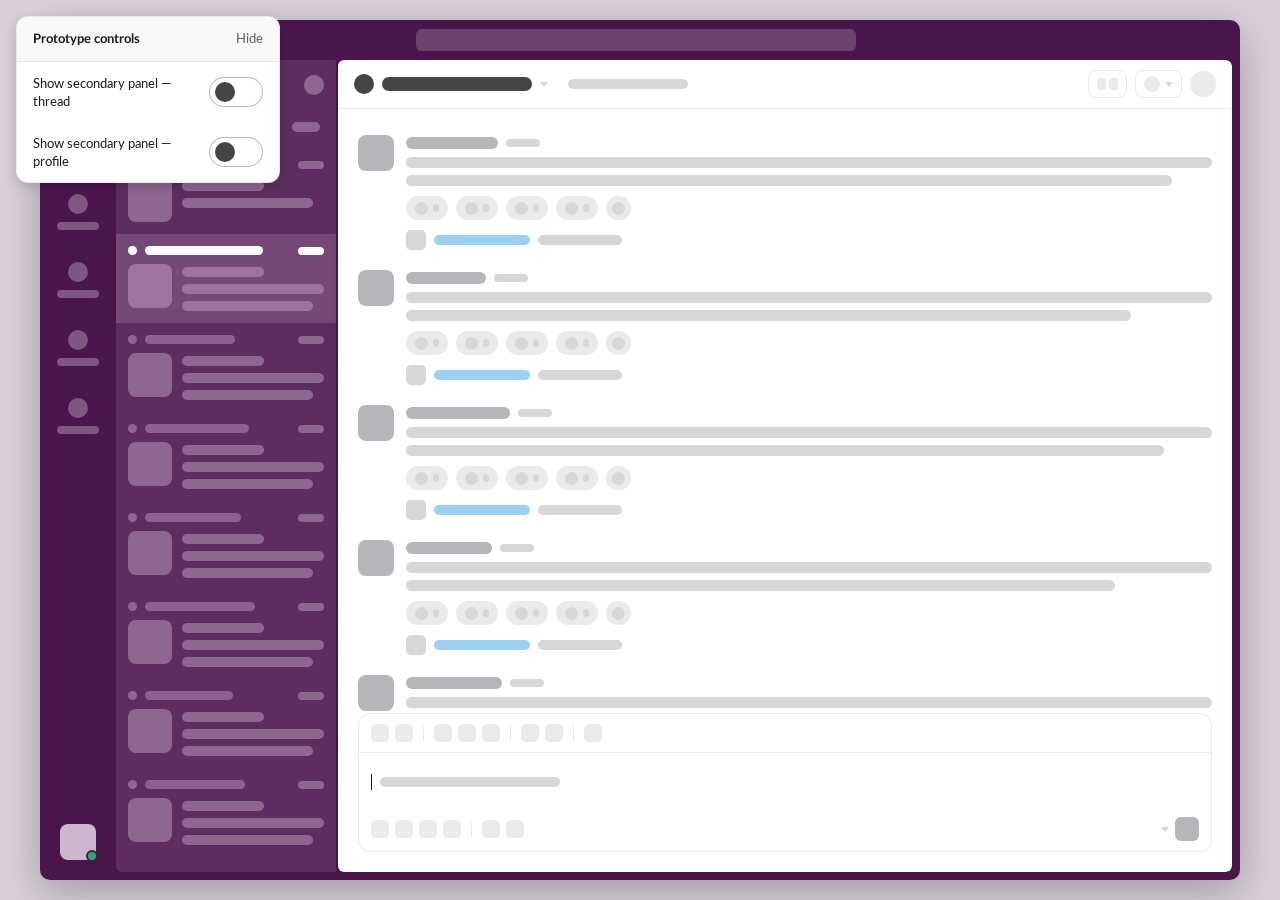
<file: shared/slacky/wireframe-activity.html>
<!DOCTYPE html>
<html lang="en">
<head>
  <meta charset="UTF-8">
  <meta name="viewport" content="width=device-width, initial-scale=1.0">
  <title>Activity Shell</title>
  <link rel="stylesheet" href="reset.css">
  <link rel="stylesheet" href="tokens.css">
  <link rel="stylesheet" href="dark.css">
  <link rel="stylesheet" href="components.css">
  <style>
    :root {
      --sk-aubergine: #4a154b;
      --sk-column-bg: rgba(249, 237, 255, 0.11);
      /* Nav bar + sidebar placeholder blocks — all dimmed to 30% opacity */
      --sk-ph-strong: rgba(244, 218, 255, 0.3);
      --sk-ph-base: rgba(249, 237, 255, 0.3);
      --sk-ph-faint: rgba(249, 237, 255, 0.3);
      --sk-selected-bg: #f9edff;
      --sk-selected-ph: rgba(57, 6, 58, 0.8);

      /* Wireframe placeholder grays (on the white message panel) */
      --wf-strong: var(--dt_color-plt-gray-30);   /* darker bar (sender name) */
      --wf-base: var(--dt_color-plt-gray-10);      /* body copy bars */
      --wf-faint: var(--dt_color-plt-gray-5);      /* avatars, chips, toolbar */
      --wf-accent: #9bd0f5;                             /* blue "replies" bar */
      --wf-dark: var(--dt_color-plt-gray-70);      /* dark header title/dot */
    }

    html, body { height: 100%; background: #d9d0da; font-family: var(--font-family-lato); }
    .c-icon { display: inline-flex; align-items: center; justify-content: center; flex-shrink: 0; }
    .c-icon svg { display: block; }
    p { margin-block-start: 0; margin-block-end: 0; }
    body { margin: 0; display: flex; align-items: center; justify-content: center; padding: 20px; }

    /* ================= Prototype controls ================= */
    .proto-controls { position: fixed; top: 16px; left: 16px; z-index: 300; width: 264px; background: var(--dt_color-base-pry); border: 1px solid var(--dt_color-otl-ter); border-radius: 12px; box-shadow: 0 4px 12px rgba(0,0,0,0.15); overflow: hidden; font-family: var(--font-family-lato); }
    .proto-controls__header { display: flex; align-items: center; justify-content: space-between; padding: 12px 16px; background: var(--dt_color-base-sec); border-bottom: 1px solid var(--dt_color-otl-ter); }
    .proto-controls__title { font-weight: 700; font-size: var(--dt_static_type-size-caption); color: var(--dt_color-content-pry); }
    .proto-controls__collapse { background: none; border: none; cursor: pointer; color: var(--dt_color-content-ter); font-size: var(--dt_static_type-size-caption); padding: 0; line-height: 1; }
    .proto-controls__body { display: flex; flex-direction: column; }
    .proto-controls.is-collapsed .proto-controls__body { display: none; }
    .proto-control { display: flex; align-items: center; gap: 12px; padding: 12px 16px; }
    .proto-control__text { flex: 1 0 0; min-width: 0; }
    .proto-control__label { font-size: var(--dt_static_type-size-caption); color: var(--dt_color-content-pry); line-height: 18px; }
    .proto-control .c-switch { flex-shrink: 0; }

    /* ================= Desktop window ================= */
    .window {
      background: var(--sk-aubergine); border-radius: 10px; width: 1200px; max-width: 100%;
      height: 860px; max-height: 100%; display: flex; flex-direction: column; overflow: hidden;
      padding: 0 8px 8px 0; box-shadow: 0 12px 40px rgba(0, 0, 0, 0.25);
    }
    .topbar { height: 40px; flex-shrink: 0; display: flex; align-items: center; position: relative; }
    .stoplights { display: flex; gap: 8px; padding-left: 12px; }
    .stoplights span { width: 12px; height: 12px; border-radius: 9999px; }
    .stoplights span:nth-child(1) { background: #ff5f57; }
    .stoplights span:nth-child(2) { background: #febc2e; }
    .stoplights span:nth-child(3) { background: #28c840; }
    .topbar__search {
      position: absolute; left: 50%; transform: translateX(-50%); width: 440px; max-width: 40%;
      height: 22px; background: rgba(255, 255, 255, 0.2); border-radius: 6px;
    }
    .main { flex: 1 0 0; min-height: 0; display: flex; align-items: stretch; }

    /* ---- Nav rail ---- */
    .nav_bar { width: 76px; flex-shrink: 0; display: flex; flex-direction: column; align-items: center; justify-content: space-between; padding-top: 6px; }
    .nav_bar__top { display: flex; flex-direction: column; align-items: center; width: 100%; }
    .nav_bar__workspace { width: 36px; height: 36px; border-radius: 8px; background: #eaeaea; margin-bottom: 20px; box-shadow: 0 0 1px rgba(0,0,0,0.08); }
    .nav_bar__tabs { display: flex; flex-direction: column; gap: 16px; align-items: center; }
    .nav_bar__tab { width: 52px; height: 52px; display: flex; flex-direction: column; align-items: center; justify-content: flex-start; gap: 8px; padding-top: 4px; border-radius: 12px; position: relative; }
    .nav_bar__tab-icon { width: 20px; height: 20px; border-radius: 14px; background: var(--sk-ph-base); }
    .nav_bar__tab-label { width: 42px; height: 8px; border-radius: 14px; background: var(--sk-ph-base); }
    /* Active pill wraps only the icon, clearing the label below it */
    .nav_bar__tab--active .nav_bar__tab-backing { position: absolute; top: 0; left: 8px; right: 8px; height: 28px; border-radius: 8px; background: var(--sk-ph-faint); }
    .nav_bar__tab--active .nav_bar__tab-icon { background: #fff; position: relative; z-index: 1; }
    .nav_bar__tab--active .nav_bar__tab-label { background: var(--sk-ph-strong); position: relative; z-index: 1; }
    .nav_bar__bottom { display: flex; flex-direction: column; gap: 16px; align-items: center; padding: 12px 0; }
    .nav_bar__profile { width: 36px; height: 36px; border-radius: 8px; background: #cbb8cc; position: relative; }
    .nav_bar__profile::after { content: ""; position: absolute; right: -2px; bottom: -2px; width: 12px; height: 12px; border-radius: 9999px; background: #2bac76; border: 2px solid var(--sk-aubergine); }

    .wrapped { flex: 1 0 0; min-width: 0; display: flex; gap: 2px; border-radius: 6px; overflow: hidden; position: relative; }

    /* ---- Sidebar — Activity feed ---- */
    .sidebar { width: 220px; flex-shrink: 0; background: var(--sk-column-bg); border-radius: 6px 0 0 6px; display: flex; flex-direction: column; overflow: hidden; }
    .sidebar__title { height: 50px; display: flex; align-items: center; gap: 8px; padding: 0 12px 0 16px; flex-shrink: 0; }
    .sidebar__title-text { font-weight: 900; font-size: 18px; line-height: 1; color: #fff; }
    .sidebar__title-filter { width: 20px; height: 20px; border-radius: 9999px; background: var(--sk-ph-base); margin-left: auto; }

    /* Filter tabs */
    .act-tabs { display: flex; align-items: center; gap: 12px; height: 34px; padding: 0 16px; flex-shrink: 0; }
    .act-tab { height: 10px; width: 44px; border-radius: 6px; background: var(--sk-ph-base); }
    .act-tab--active { background: #fff; position: relative; }
    .act-tab--active::after { content: ""; position: absolute; left: -2px; right: -2px; bottom: -12px; height: 2px; border-radius: 2px; background: #fff; }

    /* Activity feed */
    .act-feed { flex: 1 0 0; min-height: 0; overflow-y: auto; display: flex; flex-direction: column; padding: 4px 0; }
    .act-item { display: flex; flex-direction: column; gap: 9px; padding: 12px; }
    .act-item__meta { display: flex; align-items: center; gap: 8px; }
    .act-item__dot { width: 9px; height: 9px; border-radius: 9999px; background: var(--sk-ph-base); flex-shrink: 0; }
    .act-item__name { height: 9px; width: 96px; border-radius: 6px; background: var(--sk-ph-strong); }
    .act-item__pill { width: 26px; height: 8px; border-radius: 6px; background: var(--sk-ph-base); margin-left: auto; }
    .act-item__row { display: flex; gap: 10px; }
    .act-item__thumb { width: 44px; height: 44px; border-radius: 8px; background: var(--sk-ph-base); flex-shrink: 0; }
    .act-item__lines { flex: 1 0 0; min-width: 0; display: flex; flex-direction: column; gap: 7px; padding-top: 3px; }
    .act-item__line { height: 10px; border-radius: 6px; background: var(--sk-ph-base); }
    .act-item--selected { background: rgba(249, 237, 255, 0.14); }
    .act-item--selected .act-item__dot,
    .act-item--selected .act-item__name,
    .act-item--selected .act-item__pill { background: #fff; }
    .act-item--selected .act-item__thumb,
    .act-item--selected .act-item__line { background: var(--sk-ph-strong); }

    /* ================= Panes (primary channel + optional thread) ================= */
    .pane {
      background: var(--dt_color-base-pry); border-radius: 6px;
      display: flex; flex-direction: column; overflow: hidden; box-shadow: 0 4px 12px rgba(0,0,0,0.1);
    }
    .primary_view { flex: 1 1 0; min-width: 0; }
    /* Secondary panels — hidden until toggled (thread / profile share the right slot) */
    .secondary_view--thread { flex: 0 0 336px; min-width: 0; display: none; }
    .wrapped.thread-open .secondary_view--thread { display: flex; }
    .secondary_view--profile { flex: 0 0 340px; min-width: 0; display: none; }
    .wrapped.profile-open .secondary_view--profile { display: flex; }

    /* View header — wireframe */
    .wf-header { height: 49px; flex-shrink: 0; display: flex; align-items: center; gap: 8px; padding: 0 16px; border-bottom: 1px solid var(--dt_color-otl-ter); }
    .wf-header__dot { width: 20px; height: 20px; border-radius: 9999px; background: var(--wf-dark); flex-shrink: 0; }
    .wf-header__title { width: 150px; height: 14px; border-radius: 7px; background: var(--wf-dark); }
    .wf-header__caret { width: 0; height: 0; border-left: 4px solid transparent; border-right: 4px solid transparent; border-top: 5px solid var(--wf-base); }
    .wf-header__pill { width: 120px; height: 10px; border-radius: 7px; background: var(--wf-base); margin-left: 12px; }
    .wf-header__actions { margin-left: auto; display: flex; align-items: center; gap: 8px; }
    .wf-header__btn { height: 28px; border: 1px solid var(--dt_color-otl-ter); border-radius: 8px; display: flex; align-items: center; justify-content: center; gap: 5px; padding: 0 8px; }
    .wf-header__btn--split { gap: 3px; }
    .wf-header__btn--split span { width: 9px; height: 12px; border-radius: 3px; background: var(--wf-faint); }
    .wf-header__btn--select .wf-header__btn-dot { width: 16px; height: 16px; border-radius: 9999px; background: var(--wf-faint); }
    .wf-header__btn--select .wf-header__btn-caret { width: 0; height: 0; border-left: 4px solid transparent; border-right: 4px solid transparent; border-top: 5px solid var(--wf-base); }
    .wf-header__avatar { width: 26px; height: 26px; border-radius: 9999px; background: var(--wf-faint); }

    /* Thread header — title + close */
    .wf-thread_header { height: 49px; flex-shrink: 0; display: flex; align-items: center; gap: 8px; padding: 0 12px 0 16px; border-bottom: 1px solid var(--dt_color-otl-ter); }
    .wf-thread_header__title { width: 150px; height: 14px; border-radius: 7px; background: var(--wf-strong); }
    .wf-thread_header__actions { margin-left: auto; display: flex; align-items: center; gap: 8px; }
    .wf-thread_header__btn { width: 24px; height: 24px; border-radius: 6px; background: var(--wf-faint); }
    .wf-thread_header__close { width: 24px; height: 24px; display: flex; align-items: center; justify-content: center; color: var(--dt_color-plt-gray-50); background: none; border: none; padding: 0; cursor: pointer; }
    .wf-thread_header__close svg { width: 18px; height: 18px; }

    /* Profile panel — wireframe */
    .wf-profile { flex: 1 0 0; min-height: 0; overflow-y: auto; }
    .wf-profile__hero { padding: 24px; display: flex; flex-direction: column; gap: 8px; }
    .wf-profile__img { width: 100%; aspect-ratio: 1 / 1; max-height: 216px; border-radius: 16px; background: var(--wf-base); display: flex; align-items: center; justify-content: center; color: var(--dt_color-plt-gray-30); }
    .wf-profile__img svg { width: 96px; height: 96px; }
    .wf-profile__name { margin-top: 12px; height: 14px; width: 78%; border-radius: 7px; background: var(--wf-base); }
    .wf-profile__desc { height: 11px; border-radius: 7px; background: var(--wf-base); }
    .wf-profile__desc--2 { width: 62%; }
    .wf-profile__field { display: flex; align-items: center; gap: 12px; margin-top: 4px; }
    .wf-profile__field-dot { width: 16px; height: 16px; border-radius: 9999px; background: var(--wf-base); flex-shrink: 0; }
    .wf-profile__field-bar { height: 11px; border-radius: 7px; background: var(--wf-base); }
    .wf-profile__buttons { display: flex; gap: 8px; padding: 4px 24px 24px; }
    .wf-profile__btn { flex: 1 0 0; height: 32px; border: 1px solid var(--dt_color-otl-ter); border-radius: 8px; display: flex; align-items: center; justify-content: center; }
    .wf-profile__btn-fill { width: 40%; height: 10px; border-radius: 6px; background: var(--wf-base); }
    .wf-profile__btn--last { flex: 0 0 40px; }
    .wf-profile__section { border-top: 1px solid var(--dt_color-otl-ter); padding: 20px 24px; display: flex; flex-direction: column; gap: 16px; }
    .wf-profile__section-title { height: 11px; width: 60%; border-radius: 7px; background: var(--wf-base); }
    .wf-profile__row { display: flex; align-items: center; gap: 12px; }
    .wf-profile__row-thumb { width: 36px; height: 36px; border-radius: 8px; background: var(--wf-base); flex-shrink: 0; }
    .wf-profile__row-bar { flex: 1 0 0; height: 11px; border-radius: 7px; background: var(--wf-base); margin-right: 24px; }

    /* Channel sub-tabs — wireframe */
    .wf-tabs { height: 40px; flex-shrink: 0; display: flex; align-items: center; gap: 18px; padding: 0 20px; border-bottom: 1px solid var(--dt_color-otl-ter); }
    .wf-tabs__tab { display: flex; align-items: center; gap: 6px; }
    .wf-tabs__tab-dot { width: 14px; height: 14px; border-radius: 4px; background: var(--wf-base); }
    .wf-tabs__tab-label { width: 52px; height: 9px; border-radius: 6px; background: var(--wf-base); }
    .wf-tabs__tab--active .wf-tabs__tab-dot,
    .wf-tabs__tab--active .wf-tabs__tab-label { background: var(--wf-strong); }

    /* Message pane */
    .wf-pane { flex: 1 0 0; min-height: 0; overflow-y: auto; padding: 16px 0 8px; }

    .wf-msg { display: flex; gap: 12px; padding: 10px 20px; }
    .wf-msg:hover { background: var(--dt_color-ctr-hover-sec); }
    .wf-msg__avatar { width: 36px; height: 36px; border-radius: 8px; background: var(--wf-strong); flex-shrink: 0; }
    .wf-msg__body { flex: 1 0 0; min-width: 0; display: flex; flex-direction: column; gap: 7px; padding-top: 2px; }
    .wf-msg__meta { display: flex; align-items: center; gap: 8px; margin-bottom: 1px; }
    .wf-msg__sender { height: 12px; border-radius: 7px; background: var(--wf-strong); }
    .wf-msg__ts { width: 34px; height: 8px; border-radius: 6px; background: var(--wf-base); }
    .wf-line { height: 11px; border-radius: 7px; background: var(--wf-base); }

    /* Reaction row — 4 count-chips + 1 plain chip */
    .wf-reactions { display: flex; align-items: center; gap: 8px; margin-top: 3px; }
    .wf-reaction { display: flex; align-items: center; gap: 5px; height: 24px; padding: 0 9px; border-radius: 12px; background: var(--wf-faint); }
    .wf-reaction__dot { width: 13px; height: 13px; border-radius: 9999px; background: var(--wf-base); }
    .wf-reaction__count { width: 6px; height: 8px; border-radius: 3px; background: var(--wf-base); }
    .wf-reaction--plain { padding: 0 6px; }

    /* Thread reply bar — one avatar + blue "replies" bar + gray last-reply bar */
    .wf-replies { display: flex; align-items: center; gap: 8px; margin-top: 3px; }
    .wf-replies__avatar { width: 20px; height: 20px; border-radius: 5px; background: var(--wf-base); flex-shrink: 0; }
    .wf-replies__count { width: 96px; height: 10px; border-radius: 6px; background: var(--wf-accent); }
    .wf-replies__meta { width: 84px; height: 10px; border-radius: 6px; background: var(--wf-base); }

    /* Composer — wireframe */
    .wf-composer { flex-shrink: 0; margin: 0 20px 20px; border: 1px solid var(--dt_color-otl-ter); border-radius: 12px; box-shadow: 0 1px 3px rgba(0,0,0,0.04); overflow: hidden; }
    .wf-composer--thread { margin: 0 16px 16px; }
    .wf-composer__format { display: flex; align-items: center; gap: 6px; padding: 10px 12px; border-bottom: 1px solid var(--dt_color-otl-ter); }
    .wf-composer__format span { width: 18px; height: 18px; border-radius: 5px; background: var(--wf-faint); }
    .wf-composer__sep { width: 1px; height: 16px; background: var(--dt_color-otl-ter); margin: 0 4px; flex-shrink: 0; }
    .wf-composer__input { padding: 16px 12px; }
    .wf-composer__caret { display: inline-block; width: 1px; height: 16px; background: var(--dt_color-content-pry); vertical-align: middle; margin-right: 8px; animation: wf-blink 1.1s step-end infinite; }
    @keyframes wf-blink { 50% { opacity: 0; } }
    .wf-composer__placeholder { display: inline-block; width: 180px; height: 10px; border-radius: 6px; background: var(--wf-base); vertical-align: middle; }
    .wf-composer__actions { display: flex; align-items: center; gap: 6px; padding: 10px 12px; }
    .wf-composer__actions .wf-a { width: 18px; height: 18px; border-radius: 5px; background: var(--wf-faint); }
    .wf-composer__spacer { flex: 1 0 0; }
    .wf-composer__send { width: 24px; height: 24px; border-radius: 6px; background: var(--wf-strong); }
    .wf-composer__send-caret { width: 0; height: 0; border-left: 4px solid transparent; border-right: 4px solid transparent; border-top: 5px solid var(--wf-base); }
  </style>
</head>
<body>

  
  <div class="proto-controls" id="proto-controls">
    <div class="proto-controls__header">
      <span class="proto-controls__title">Prototype controls</span>
      <button class="proto-controls__collapse" id="proto-collapse" type="button">Hide</button>
    </div>
    <div class="proto-controls__body">
      <div class="proto-control">
        <div class="proto-control__text"><div class="proto-control__label">Show secondary panel — thread</div></div>
        <div class="c-switch" role="presentation"><input type="checkbox" class="c-switch__input" role="switch" aria-label="Show secondary panel — thread" id="toggle-thread"><div class="c-switch__visual" aria-hidden="true" tabindex="-1"></div></div>
      </div>
      <div class="proto-control">
        <div class="proto-control__text"><div class="proto-control__label">Show secondary panel — profile</div></div>
        <div class="c-switch" role="presentation"><input type="checkbox" class="c-switch__input" role="switch" aria-label="Show secondary panel — profile" id="toggle-profile"><div class="c-switch__visual" aria-hidden="true" tabindex="-1"></div></div>
      </div>
    </div>
  </div>

  <div class="window">
    <div class="topbar">
      <div class="stoplights"><span></span><span></span><span></span></div>
      <div class="topbar__search"></div>
    </div>

    <div class="main">
      
      <nav class="nav_bar">
        <div class="nav_bar__top">
          <div class="nav_bar__workspace"></div>
          <div class="nav_bar__tabs">
            <div class="nav_bar__tab nav_bar__tab--active"><div class="nav_bar__tab-backing"></div><div class="nav_bar__tab-icon"></div><div class="nav_bar__tab-label"></div></div>
            <div class="nav_bar__tab"><div class="nav_bar__tab-icon"></div><div class="nav_bar__tab-label"></div></div>
            <div class="nav_bar__tab"><div class="nav_bar__tab-icon"></div><div class="nav_bar__tab-label"></div></div>
            <div class="nav_bar__tab"><div class="nav_bar__tab-icon"></div><div class="nav_bar__tab-label"></div></div>
            <div class="nav_bar__tab"><div class="nav_bar__tab-icon"></div><div class="nav_bar__tab-label"></div></div>
          </div>
        </div>
        <div class="nav_bar__bottom"><div class="nav_bar__profile"></div></div>
      </nav>

      <div class="wrapped" id="wrapped">
        
        <aside class="sidebar">
          <div class="sidebar__title"><div class="sidebar__title-text">Activity</div><div class="sidebar__title-filter"></div></div>
          <div class="act-tabs">
            <div class="act-tab act-tab--active"></div>
            <div class="act-tab"></div>
            <div class="act-tab"></div>
            <div class="act-tab"></div>
            <div class="act-tab"></div>
          </div>
          <div class="act-feed" id="act-feed"></div>
        </aside>

        
        <section class="pane primary_view">

          
          <div class="wf-header">
            <div class="wf-header__dot"></div>
            <div class="wf-header__title"></div>
            <div class="wf-header__caret"></div>
            <div class="wf-header__pill"></div>
            <div class="wf-header__actions">
              <div class="wf-header__btn wf-header__btn--split"><span></span><span></span></div>
              <div class="wf-header__btn wf-header__btn--select"><span class="wf-header__btn-dot"></span><span class="wf-header__btn-caret"></span></div>
              <div class="wf-header__avatar"></div>
            </div>
          </div>


          
          <div class="wf-pane" id="wf-pane"></div>

          
          <div class="wf-composer" id="wf-composer-main"></div>

        </section>

        
        <section class="pane secondary_view secondary_view--thread">
          <div class="wf-thread_header">
            <div class="wf-thread_header__title"></div>
            <div class="wf-thread_header__actions">
              <div class="wf-thread_header__btn"></div>
              <div class="wf-thread_header__btn"></div>
              <button class="wf-thread_header__close" id="thread-close" type="button" aria-label="Close thread"><span class="c-icon" data-icon="close"></span></button>
            </div>
          </div>
          <div class="wf-pane" id="wf-thread-pane"></div>
          <div class="wf-composer wf-composer--thread" id="wf-composer-thread"></div>
        </section>

        
        <section class="pane secondary_view secondary_view--profile">
          <div class="wf-thread_header">
            <div class="wf-header__dot"></div>
            <div class="wf-thread_header__title"></div>
            <div class="wf-thread_header__actions">
              <button class="wf-thread_header__close" id="profile-close" type="button" aria-label="Close profile"><span class="c-icon" data-icon="close"></span></button>
            </div>
          </div>
          <div class="wf-profile">
            <div class="wf-profile__hero">
              <div class="wf-profile__img"><span class="c-icon" data-icon="image"></span></div>
              <div class="wf-profile__name"></div>
              <div class="wf-profile__desc"></div>
              <div class="wf-profile__desc wf-profile__desc--2"></div>
              <div class="wf-profile__field"><div class="wf-profile__field-dot"></div><div class="wf-profile__field-bar" style="width:80%"></div></div>
              <div class="wf-profile__field"><div class="wf-profile__field-dot"></div><div class="wf-profile__field-bar" style="width:56%"></div></div>
              <div class="wf-profile__field"><div class="wf-profile__field-dot"></div><div class="wf-profile__field-bar" style="width:80%"></div></div>
            </div>
            <div class="wf-profile__buttons">
              <div class="wf-profile__btn"><div class="wf-profile__btn-fill"></div></div>
              <div class="wf-profile__btn"><div class="wf-profile__btn-fill"></div></div>
              <div class="wf-profile__btn wf-profile__btn--last"></div>
            </div>
            <div class="wf-profile__section">
              <div class="wf-profile__section-title"></div>
              <div class="wf-profile__row"><div class="wf-profile__row-thumb"></div><div class="wf-profile__row-bar"></div></div>
              <div class="wf-profile__row"><div class="wf-profile__row-thumb"></div><div class="wf-profile__row-bar"></div></div>
            </div>
          </div>
        </section>

      </div>
    </div>
  </div>

  <script src="slacky.js"></script>
  <script>
    // ---- Register the icons we use, then hydrate every [data-icon] span into an
    //      SVG (slacky.js doesn't auto-render data-icon spans on its own).
    Slacky.addIcon('close', '<path fill="currentColor" fill-rule="evenodd" d="M16.53 3.47a.75.75 0 0 1 0 1.06L11.06 10l5.47 5.47a.75.75 0 0 1-1.06 1.06L10 11.06l-5.47 5.47a.75.75 0 0 1-1.06-1.06L8.94 10 3.47 4.53a.75.75 0 0 1 1.06-1.06L10 8.94l5.47-5.47a.75.75 0 0 1 1.06 0" clip-rule="evenodd"/>');
    Slacky.addIcon('image', '<path fill="currentColor" fill-rule="evenodd" d="M16 3.5H4A1.5 1.5 0 0 0 2.5 5v7.287l1.664-1.536a1.25 1.25 0 0 1 1.662-.031l2.635 2.259 4.146-4.147a1.25 1.25 0 0 1 1.79.023l3.103 3.267V5A1.5 1.5 0 0 0 16 3.5M17.5 15c0-.45-.173-.882-.483-1.208l-3.53-3.718-4.13 4.129a1.25 1.25 0 0 1-1.697.065l-2.642-2.264-2.024 1.869c-.315.29-.494.699-.494 1.127A1.5 1.5 0 0 0 4 16.5h12a1.5 1.5 0 0 0 1.5-1.5M1 15a3 3 0 0 0 3 3h12a3 3 0 0 0 3-3V5a3 3 0 0 0-3-3H4a3 3 0 0 0-3 3zm7-7a1 1 0 1 0 0-2 1 1 0 0 0 0 2m0 1.5a2.5 2.5 0 1 0 0-5 2.5 2.5 0 0 0 0 5" clip-rule="evenodd"/>');
    document.querySelectorAll('[data-icon]').forEach(function (el) {
      el.innerHTML = Slacky.icon(el.dataset.icon, 20);
    });

    // ---- Every message matches the Figma exactly: avatar + name/ts, 2 full-width
    //      body lines, a 5-chip reaction row (4 count-chips + 1 plain), and a reply bar.
    const SENDER_W = [92, 80, 104, 86, 96];
    const LINE2_W = [95, 90, 94, 88, 96];

    function reactionsHTML() {
      let out = '<div class="wf-reactions">';
      for (let i = 0; i < 4; i++) {
        out += '<div class="wf-reaction"><span class="wf-reaction__dot"></span><span class="wf-reaction__count"></span></div>';
      }
      out += '<div class="wf-reaction wf-reaction--plain"><span class="wf-reaction__dot"></span></div>';
      out += '</div>';
      return out;
    }

    function repliesHTML() {
      return (
        '<div class="wf-replies">' +
          '<div class="wf-replies__avatar"></div>' +
          '<div class="wf-replies__count"></div>' +
          '<div class="wf-replies__meta"></div>' +
        '</div>'
      );
    }

    function messageHTML(idx) {
      const senderW = SENDER_W[idx % SENDER_W.length];
      const line2 = LINE2_W[idx % LINE2_W.length];
      return (
        '<div class="wf-msg">' +
          '<div class="wf-msg__avatar"></div>' +
          '<div class="wf-msg__body">' +
            '<div class="wf-msg__meta">' +
              '<div class="wf-msg__sender" style="width:' + senderW + 'px"></div>' +
              '<div class="wf-msg__ts"></div>' +
            '</div>' +
            '<div class="wf-line" style="width:100%"></div>' +
            '<div class="wf-line" style="width:' + line2 + '%"></div>' +
            reactionsHTML() +
            repliesHTML() +
          '</div>' +
        '</div>'
      );
    }

    function composerHTML(isThread) {
      return (
        '<div class="wf-composer__format">' +
          '<span></span><span></span><div class="wf-composer__sep"></div>' +
          '<span></span><span></span><span></span><div class="wf-composer__sep"></div>' +
          '<span></span><span></span><div class="wf-composer__sep"></div>' +
          '<span></span>' +
        '</div>' +
        '<div class="wf-composer__input">' +
          '<span class="wf-composer__caret"></span><span class="wf-composer__placeholder"></span>' +
        '</div>' +
        '<div class="wf-composer__actions">' +
          '<span class="wf-a"></span><span class="wf-a"></span><span class="wf-a"></span><span class="wf-a"></span>' +
          '<div class="wf-composer__sep"></div>' +
          '<span class="wf-a"></span><span class="wf-a"></span>' +
          '<div class="wf-composer__spacer"></div>' +
          '<div class="wf-composer__send-caret"></div>' +
          '<div class="wf-composer__send"></div>' +
        '</div>'
      );
    }

    function fillPane(el, count) {
      let html = '';
      for (let i = 0; i < count; i++) html += messageHTML(i);
      el.innerHTML = html;
    }

    fillPane(document.getElementById('wf-pane'), 5);
    fillPane(document.getElementById('wf-thread-pane'), 4);
    document.getElementById('wf-composer-main').innerHTML = composerHTML(false);
    document.getElementById('wf-composer-thread').innerHTML = composerHTML(true);

    // ---- Activity feed (sidebar) ----
    // Each item: meta row (dot + name + trailing pill) then a thumb + 2–3 body lines.
    const ACT_LINES = [2, 3, 3, 3, 3, 3, 3, 3];
    const ACT_NAME_W = [96, 118, 90, 104, 96, 110, 88, 100];
    function activityItemHTML(idx, selected) {
      const lines = ACT_LINES[idx % ACT_LINES.length];
      const nameW = ACT_NAME_W[idx % ACT_NAME_W.length];
      let body = '';
      for (let i = 0; i < lines; i++) {
        const w = i === 0 ? '58%' : (i === lines - 1 ? '92%' : '100%');
        body += '<div class="act-item__line" style="width:' + w + '"></div>';
      }
      return (
        '<div class="act-item' + (selected ? ' act-item--selected' : '') + '">' +
          '<div class="act-item__meta">' +
            '<div class="act-item__dot"></div>' +
            '<div class="act-item__name" style="width:' + nameW + 'px"></div>' +
            '<div class="act-item__pill"></div>' +
          '</div>' +
          '<div class="act-item__row">' +
            '<div class="act-item__thumb"></div>' +
            '<div class="act-item__lines">' + body + '</div>' +
          '</div>' +
        '</div>'
      );
    }
    (function fillActivity() {
      const feed = document.getElementById('act-feed');
      let html = '';
      for (let i = 0; i < 8; i++) html += activityItemHTML(i, i === 1);
      feed.innerHTML = html;
    })();

    // ---- Prototype controls ----
    // Thread and profile share the right slot, so they're mutually exclusive.
    const wrapped = document.getElementById('wrapped');
    const threadToggle = document.getElementById('toggle-thread');
    const profileToggle = document.getElementById('toggle-profile');

    threadToggle.addEventListener('change', function () {
      if (threadToggle.checked) { profileToggle.checked = false; wrapped.classList.remove('profile-open'); }
      wrapped.classList.toggle('thread-open', threadToggle.checked);
    });
    profileToggle.addEventListener('change', function () {
      if (profileToggle.checked) { threadToggle.checked = false; wrapped.classList.remove('thread-open'); }
      wrapped.classList.toggle('profile-open', profileToggle.checked);
    });
    document.getElementById('thread-close').addEventListener('click', function () {
      threadToggle.checked = false;
      wrapped.classList.remove('thread-open');
    });
    document.getElementById('profile-close').addEventListener('click', function () {
      profileToggle.checked = false;
      wrapped.classList.remove('profile-open');
    });

    const proto = document.getElementById('proto-controls');
    const collapseBtn = document.getElementById('proto-collapse');
    collapseBtn.addEventListener('click', function () {
      const collapsed = proto.classList.toggle('is-collapsed');
      collapseBtn.textContent = collapsed ? 'Show' : 'Hide';
    });
  </script>
</body>
</html>
</file>
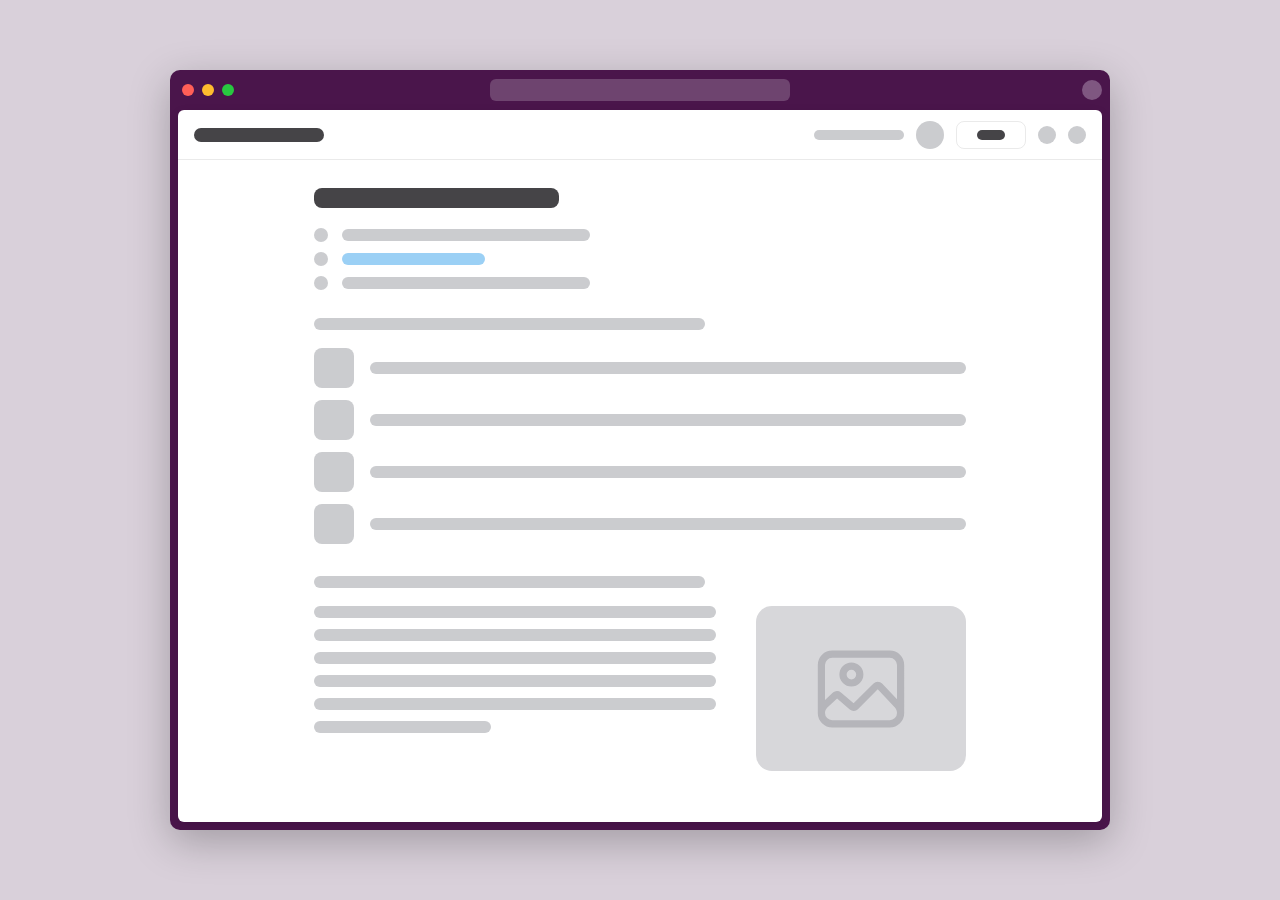
<file: shared/slacky/wireframe-canvas.html>
<!DOCTYPE html>
<html lang="en">
<head>
  <meta charset="UTF-8">
  <meta name="viewport" content="width=device-width, initial-scale=1.0">
  <title>Canvas Window Shell</title>
  <link rel="stylesheet" href="reset.css">
  <link rel="stylesheet" href="tokens.css">
  <link rel="stylesheet" href="dark.css">
  <link rel="stylesheet" href="components.css">
  <style>
    :root {
      --sk-aubergine: #4a154b;

      /* Wireframe placeholder grays (on the white canvas) */
      --c-dark: var(--dt_color-plt-gray-70);   /* dark title bars */
      --c-block: var(--dt_color-plt-gray-20);  /* lines, dots, thumbs */
      --c-faint: var(--dt_color-plt-gray-10);  /* image placeholder bg, pills */
      --c-icon: var(--dt_color-plt-gray-30);   /* image glyph */
      --c-accent: #9bd0f5;                          /* blue accented list line */
    }

    html, body { height: 100%; background: #d9d0da; font-family: var(--font-family-lato); }
    .c-icon { display: inline-flex; align-items: center; justify-content: center; flex-shrink: 0; }
    .c-icon svg { display: block; }
    p { margin-block-start: 0; margin-block-end: 0; }
    body { margin: 0; display: flex; align-items: center; justify-content: center; padding: 20px; }

    /* ================= Child window ================= */
    .window {
      background: var(--sk-aubergine); border-radius: 10px; width: 940px; max-width: 100%;
      height: 760px; max-height: 100%; display: flex; flex-direction: column; overflow: hidden;
      padding: 0 8px 8px; box-shadow: 0 12px 40px rgba(0, 0, 0, 0.25);
    }
    .topbar { height: 40px; flex-shrink: 0; display: flex; align-items: center; position: relative; }
    .stoplights { display: flex; gap: 8px; padding-left: 4px; }
    .stoplights span { width: 12px; height: 12px; border-radius: 9999px; }
    .stoplights span:nth-child(1) { background: #ff5f57; }
    .stoplights span:nth-child(2) { background: #febc2e; }
    .stoplights span:nth-child(3) { background: #28c840; }
    .topbar__search {
      position: absolute; left: 50%; transform: translateX(-50%); width: 300px; max-width: 40%;
      height: 22px; background: rgba(255, 255, 255, 0.2); border-radius: 6px;
    }
    .topbar__profile { width: 20px; height: 20px; border-radius: 9999px; background: rgba(249, 237, 255, 0.3); margin-left: auto; }

    /* Canvas pane fills the window below the top bar */
    .canvas-pane {
      flex: 1 0 0; min-height: 0; background: var(--dt_color-base-pry); border-radius: 6px;
      display: flex; flex-direction: column; overflow: hidden; box-shadow: 0 4px 12px rgba(0,0,0,0.1);
    }

    /* ---- Primary view header ---- */
    .canvas-header { height: 50px; flex-shrink: 0; display: flex; align-items: center; gap: 12px; padding: 0 16px; border-bottom: 1px solid var(--dt_color-otl-ter); }
    .canvas-header__title { width: 130px; height: 14px; border-radius: 7px; background: var(--c-dark); }
    .canvas-header__actions { margin-left: auto; display: flex; align-items: center; gap: 12px; }
    .canvas-header__pill { width: 90px; height: 10px; border-radius: 7px; background: var(--c-block); }
    .canvas-header__avatar { width: 28px; height: 28px; border-radius: 9999px; background: var(--c-block); }
    .canvas-header__btn { width: 70px; height: 28px; border: 1px solid var(--dt_color-otl-ter); border-radius: 8px; display: flex; align-items: center; justify-content: center; }
    .canvas-header__btn-fill { width: 40%; height: 10px; border-radius: 6px; background: var(--c-dark); }
    .canvas-header__dot { width: 18px; height: 18px; border-radius: 9999px; background: var(--c-block); }

    /* ---- Canvas body (scrolling document) ---- */
    .canvas-body { flex: 1 0 0; min-height: 0; overflow-y: auto; padding: 28px 0 40px; }
    .canvas-inner { max-width: 700px; margin: 0 auto; padding: 0 24px; display: flex; flex-direction: column; }

    .cv-title { width: 245px; height: 20px; border-radius: 8px; background: var(--c-dark); margin-bottom: 20px; }

    /* Dot + line list rows */
    .cv-list { display: flex; flex-direction: column; gap: 10px; margin-bottom: 28px; }
    .cv-list__row { display: flex; align-items: center; gap: 14px; }
    .cv-list__dot { width: 14px; height: 14px; border-radius: 9999px; background: var(--c-block); flex-shrink: 0; }
    .cv-list__line { height: 12px; border-radius: 7px; background: var(--c-block); }
    .cv-list__row--accent .cv-list__line { background: var(--c-accent); }

    /* Heading line */
    .cv-heading { height: 12px; width: 60%; border-radius: 7px; background: var(--c-block); margin-bottom: 18px; }

    /* Thumbnail + line rows */
    .cv-thumbs { display: flex; flex-direction: column; gap: 12px; margin-bottom: 32px; }
    .cv-thumbs__row { display: flex; align-items: center; gap: 16px; }
    .cv-thumbs__thumb { width: 40px; height: 40px; border-radius: 8px; background: var(--c-block); flex-shrink: 0; }
    .cv-thumbs__line { flex: 1 0 0; height: 12px; border-radius: 7px; background: var(--c-block); }

    /* Two-column block: paragraph (left) + image (bottom-right) */
    .cv-split { display: flex; gap: 40px; }
    .cv-split__text { flex: 1 0 0; min-width: 0; display: flex; flex-direction: column; }
    .cv-para { display: flex; flex-direction: column; gap: 11px; }
    .cv-para__line { height: 12px; border-radius: 7px; background: var(--c-block); }
    .cv-image { flex: 0 0 210px; align-self: flex-end; aspect-ratio: 210 / 165; border-radius: 16px; background: var(--c-faint); display: flex; align-items: center; justify-content: center; color: var(--c-icon); }
    .cv-image svg { width: 96px; height: 96px; }
  </style>
</head>
<body>

  <div class="window">
    <div class="topbar">
      <div class="stoplights"><span></span><span></span><span></span></div>
      <div class="topbar__search"></div>
      <div class="topbar__profile"></div>
    </div>

    <section class="canvas-pane">
      
      <div class="canvas-header">
        <div class="canvas-header__title"></div>
        <div class="canvas-header__actions">
          <div class="canvas-header__pill"></div>
          <div class="canvas-header__avatar"></div>
          <div class="canvas-header__btn"><div class="canvas-header__btn-fill"></div></div>
          <div class="canvas-header__dot"></div>
          <div class="canvas-header__dot"></div>
        </div>
      </div>

      
      <div class="canvas-body">
        <div class="canvas-inner" id="canvas-inner"></div>
      </div>
    </section>
  </div>

  <script src="slacky.js"></script>
  <script>
    // Register + hydrate the image glyph used in the canvas image placeholder.
    Slacky.addIcon('image', '<path fill="currentColor" fill-rule="evenodd" d="M16 3.5H4A1.5 1.5 0 0 0 2.5 5v7.287l1.664-1.536a1.25 1.25 0 0 1 1.662-.031l2.635 2.259 4.146-4.147a1.25 1.25 0 0 1 1.79.023l3.103 3.267V5A1.5 1.5 0 0 0 16 3.5M17.5 15c0-.45-.173-.882-.483-1.208l-3.53-3.718-4.13 4.129a1.25 1.25 0 0 1-1.697.065l-2.642-2.264-2.024 1.869c-.315.29-.494.699-.494 1.127A1.5 1.5 0 0 0 4 16.5h12a1.5 1.5 0 0 0 1.5-1.5M1 15a3 3 0 0 0 3 3h12a3 3 0 0 0 3-3V5a3 3 0 0 0-3-3H4a3 3 0 0 0-3 3zm7-7a1 1 0 1 0 0-2 1 1 0 0 0 0 2m0 1.5a2.5 2.5 0 1 0 0-5 2.5 2.5 0 0 0 0 5" clip-rule="evenodd"/>');

    // ---- Canvas block builders ----
    function listBlock() {
      // dot + line rows; the middle row is the blue accented one (matches Figma)
      const rows = [{ w: '38%', accent: false }, { w: '22%', accent: true }, { w: '38%', accent: false }];
      let out = '<div class="cv-list">';
      rows.forEach(function (r) {
        out += '<div class="cv-list__row' + (r.accent ? ' cv-list__row--accent' : '') + '">' +
          '<div class="cv-list__dot"></div>' +
          '<div class="cv-list__line" style="width:' + r.w + '"></div>' +
        '</div>';
      });
      return out + '</div>';
    }

    function thumbsBlock() {
      // heading + 4 rows of (thumbnail + long line)
      let out = '<div class="cv-heading"></div><div class="cv-thumbs">';
      const widths = ['86%', '86%', '84%', '86%'];
      widths.forEach(function (w) {
        out += '<div class="cv-thumbs__row">' +
          '<div class="cv-thumbs__thumb"></div>' +
          '<div class="cv-thumbs__line" style="width:' + w + '"></div>' +
        '</div>';
      });
      return out + '</div>';
    }

    function paragraphLines(n, lastW) {
      let out = '<div class="cv-para">';
      for (let i = 0; i < n; i++) {
        const w = i === n - 1 ? (lastW || '54%') : '100%';
        out += '<div class="cv-para__line" style="width:' + w + '"></div>';
      }
      return out + '</div>';
    }

    function splitBlock() {
      // heading + a paragraph (left column) with the image placeholder bottom-right
      return (
        '<div class="cv-heading"></div>' +
        '<div class="cv-split">' +
          '<div class="cv-split__text">' + paragraphLines(6, '44%') + '</div>' +
          '<div class="cv-image"><span class="c-icon" data-icon="image"></span></div>' +
        '</div>'
      );
    }

    document.getElementById('canvas-inner').innerHTML =
      '<div class="cv-title"></div>' +
      listBlock() +
      thumbsBlock() +
      splitBlock();

    // Hydrate any data-icon spans.
    document.querySelectorAll('[data-icon]').forEach(function (el) {
      el.innerHTML = Slacky.icon(el.dataset.icon, 20);
    });
  </script>
</body>
</html>
</file>
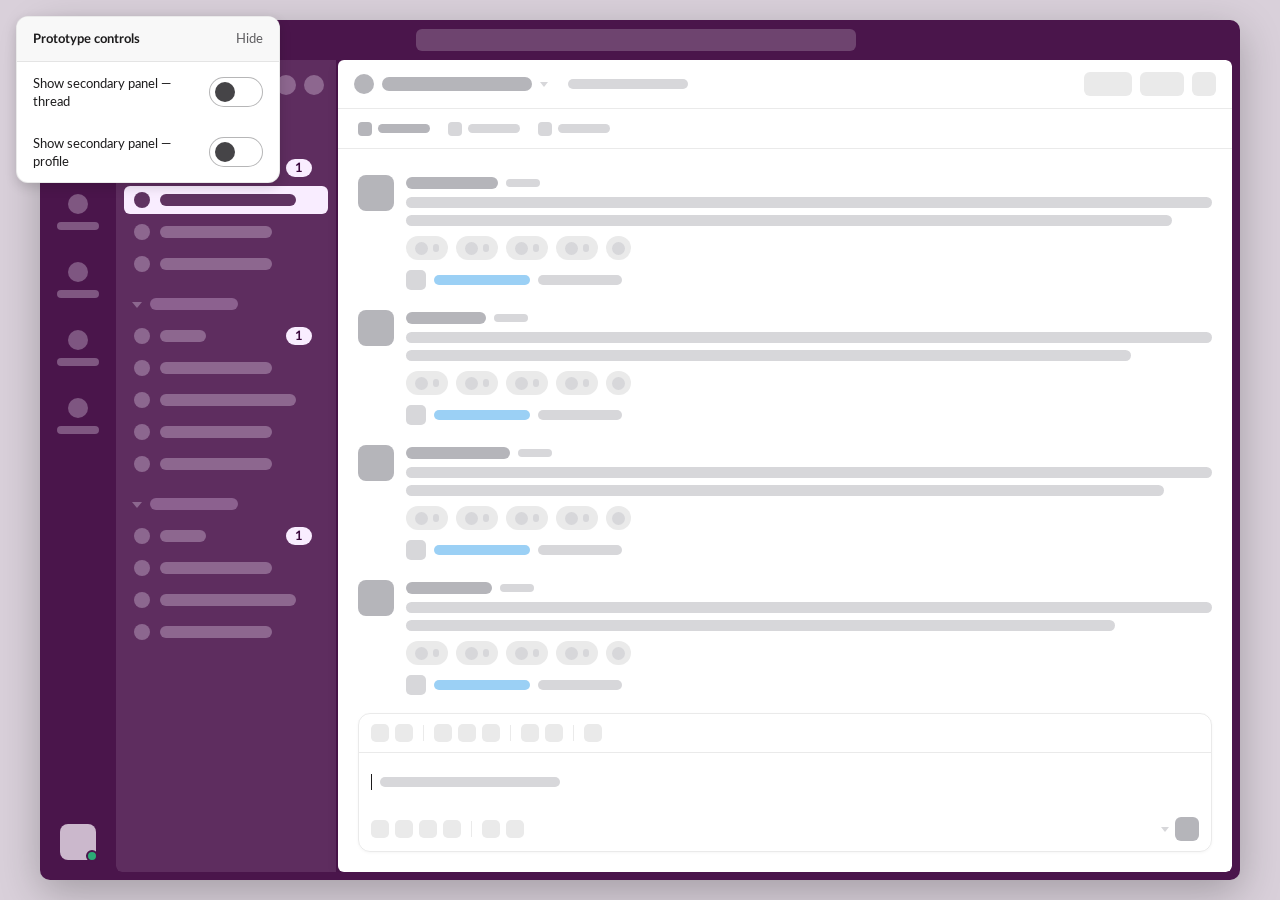
<file: shared/slacky/wireframe-channel.html>
<!DOCTYPE html>
<html lang="en">
<head>
  <meta charset="UTF-8">
  <meta name="viewport" content="width=device-width, initial-scale=1.0">
  <title>Channel Shell</title>
  <link rel="stylesheet" href="reset.css">
  <link rel="stylesheet" href="tokens.css">
  <link rel="stylesheet" href="dark.css">
  <link rel="stylesheet" href="components.css">
  <style>
    :root {
      --sk-aubergine: #4a154b;
      --sk-column-bg: rgba(249, 237, 255, 0.11);
      /* Nav bar + sidebar placeholder blocks — all dimmed to 30% opacity */
      --sk-ph-strong: rgba(244, 218, 255, 0.3);
      --sk-ph-base: rgba(249, 237, 255, 0.3);
      --sk-ph-faint: rgba(249, 237, 255, 0.3);
      --sk-selected-bg: #f9edff;
      --sk-selected-ph: rgba(57, 6, 58, 0.8);

      /* Wireframe placeholder grays (on the white message panel) */
      --wf-strong: var(--dt_color-plt-gray-30);   /* darker bar (sender name) */
      --wf-base: var(--dt_color-plt-gray-10);      /* body copy bars */
      --wf-faint: var(--dt_color-plt-gray-5);      /* avatars, chips, toolbar */
      --wf-accent: #9bd0f5;                             /* blue "replies" bar */
    }

    html, body { height: 100%; background: #d9d0da; font-family: var(--font-family-lato); }
    .c-icon { display: inline-flex; align-items: center; justify-content: center; flex-shrink: 0; }
    .c-icon svg { display: block; }
    p { margin-block-start: 0; margin-block-end: 0; }
    body { margin: 0; display: flex; align-items: center; justify-content: center; padding: 20px; }

    /* ================= Prototype controls ================= */
    .proto-controls { position: fixed; top: 16px; left: 16px; z-index: 300; width: 264px; background: var(--dt_color-base-pry); border: 1px solid var(--dt_color-otl-ter); border-radius: 12px; box-shadow: 0 4px 12px rgba(0,0,0,0.15); overflow: hidden; font-family: var(--font-family-lato); }
    .proto-controls__header { display: flex; align-items: center; justify-content: space-between; padding: 12px 16px; background: var(--dt_color-base-sec); border-bottom: 1px solid var(--dt_color-otl-ter); }
    .proto-controls__title { font-weight: 700; font-size: var(--dt_static_type-size-caption); color: var(--dt_color-content-pry); }
    .proto-controls__collapse { background: none; border: none; cursor: pointer; color: var(--dt_color-content-ter); font-size: var(--dt_static_type-size-caption); padding: 0; line-height: 1; }
    .proto-controls__body { display: flex; flex-direction: column; }
    .proto-controls.is-collapsed .proto-controls__body { display: none; }
    .proto-control { display: flex; align-items: center; gap: 12px; padding: 12px 16px; }
    .proto-control__text { flex: 1 0 0; min-width: 0; }
    .proto-control__label { font-size: var(--dt_static_type-size-caption); color: var(--dt_color-content-pry); line-height: 18px; }
    .proto-control .c-switch { flex-shrink: 0; }

    /* ================= Desktop window ================= */
    .window {
      background: var(--sk-aubergine); border-radius: 10px; width: 1200px; max-width: 100%;
      height: 860px; max-height: 100%; display: flex; flex-direction: column; overflow: hidden;
      padding: 0 8px 8px 0; box-shadow: 0 12px 40px rgba(0, 0, 0, 0.25);
    }
    .topbar { height: 40px; flex-shrink: 0; display: flex; align-items: center; position: relative; }
    .stoplights { display: flex; gap: 8px; padding-left: 12px; }
    .stoplights span { width: 12px; height: 12px; border-radius: 9999px; }
    .stoplights span:nth-child(1) { background: #ff5f57; }
    .stoplights span:nth-child(2) { background: #febc2e; }
    .stoplights span:nth-child(3) { background: #28c840; }
    .topbar__search {
      position: absolute; left: 50%; transform: translateX(-50%); width: 440px; max-width: 40%;
      height: 22px; background: rgba(255, 255, 255, 0.2); border-radius: 6px;
    }
    .main { flex: 1 0 0; min-height: 0; display: flex; align-items: stretch; }

    /* ---- Nav rail ---- */
    .nav_bar { width: 76px; flex-shrink: 0; display: flex; flex-direction: column; align-items: center; justify-content: space-between; padding-top: 6px; }
    .nav_bar__top { display: flex; flex-direction: column; align-items: center; width: 100%; }
    .nav_bar__workspace { width: 36px; height: 36px; border-radius: 8px; background: #eaeaea; margin-bottom: 20px; box-shadow: 0 0 1px rgba(0,0,0,0.08); }
    .nav_bar__tabs { display: flex; flex-direction: column; gap: 16px; align-items: center; }
    .nav_bar__tab { width: 52px; height: 52px; display: flex; flex-direction: column; align-items: center; justify-content: flex-start; gap: 8px; padding-top: 4px; border-radius: 12px; position: relative; }
    .nav_bar__tab-icon { width: 20px; height: 20px; border-radius: 14px; background: var(--sk-ph-base); }
    .nav_bar__tab-label { width: 42px; height: 8px; border-radius: 14px; background: var(--sk-ph-base); }
    /* Active pill wraps only the icon, clearing the label below it */
    .nav_bar__tab--active .nav_bar__tab-backing { position: absolute; top: 0; left: 8px; right: 8px; height: 28px; border-radius: 8px; background: var(--sk-ph-faint); }
    .nav_bar__tab--active .nav_bar__tab-icon { background: #fff; position: relative; z-index: 1; }
    .nav_bar__tab--active .nav_bar__tab-label { background: var(--sk-ph-strong); position: relative; z-index: 1; }
    .nav_bar__bottom { display: flex; flex-direction: column; gap: 16px; align-items: center; padding: 12px 0; }
    .nav_bar__profile { width: 36px; height: 36px; border-radius: 8px; background: #cbb8cc; position: relative; }
    .nav_bar__profile::after { content: ""; position: absolute; right: -2px; bottom: -2px; width: 12px; height: 12px; border-radius: 9999px; background: #2bac76; border: 2px solid var(--sk-aubergine); }

    .wrapped { flex: 1 0 0; min-width: 0; display: flex; gap: 2px; border-radius: 6px; overflow: hidden; position: relative; }

    /* ---- Sidebar skeleton ---- */
    .sidebar { width: 220px; flex-shrink: 0; background: var(--sk-column-bg); border-radius: 6px 0 0 6px; display: flex; flex-direction: column; gap: 12px; overflow: hidden; }
    .sidebar__title { height: 50px; display: flex; align-items: center; gap: 8px; padding: 0 12px 0 16px; flex-shrink: 0; }
    .sidebar__title-name { flex: 1 0 0; height: 20px; border-radius: 14px; background: var(--sk-ph-strong); max-width: 120px; }
    .sidebar__title-caret { width: 12px; height: 12px; border-radius: 3px; background: var(--sk-ph-base); }
    .sidebar__title-actions { display: flex; gap: 8px; margin-left: auto; }
    .sidebar__title-actions span { width: 20px; height: 20px; border-radius: 14px; background: var(--sk-ph-base); }
    .sidebar__group { display: flex; flex-direction: column; gap: 4px; padding: 0 8px; }
    .sidebar__heading { height: 28px; display: flex; align-items: center; gap: 8px; padding: 0 8px; }
    .sidebar__heading-caret { width: 0; height: 0; border-left: 5px solid transparent; border-right: 5px solid transparent; border-top: 6px solid var(--sk-ph-base); margin-top: 2px; }
    .sidebar__heading-label { width: 88px; height: 12px; border-radius: 14px; background: var(--sk-ph-strong); }
    .sidebar__item { height: 28px; display: flex; align-items: center; gap: 8px; padding: 0 16px 0 8px; border-radius: 6px; }
    .sidebar__item-icon { width: 16px; height: 16px; border-radius: 14px; background: var(--sk-ph-base); margin: 2px; }
    .sidebar__item-label { flex: 1 0 0; height: 12px; border-radius: 14px; background: var(--sk-ph-base); margin-right: 40px; }
    .sidebar__item-label--sm { margin-right: 72px; }
    .sidebar__item-label--lg { margin-right: 16px; }
    .sidebar__item-badge { height: 18px; padding: 0 9px; border-radius: 10px; background: var(--sk-selected-bg); display: flex; align-items: center; font-weight: 700; font-size: 13px; color: #39063a; margin-left: auto; }
    .sidebar__item--selected { background: var(--sk-selected-bg); }
    .sidebar__item--selected .sidebar__item-icon,
    .sidebar__item--selected .sidebar__item-label { background: var(--sk-selected-ph); }

    /* ================= Panes (primary channel + optional thread) ================= */
    .pane {
      background: var(--dt_color-base-pry); border-radius: 6px;
      display: flex; flex-direction: column; overflow: hidden; box-shadow: 0 4px 12px rgba(0,0,0,0.1);
    }
    .primary_view { flex: 1 1 0; min-width: 0; }
    /* Secondary panels — hidden until toggled (thread / profile share the right slot) */
    .secondary_view--thread { flex: 0 0 336px; min-width: 0; display: none; }
    .wrapped.thread-open .secondary_view--thread { display: flex; }
    .secondary_view--profile { flex: 0 0 340px; min-width: 0; display: none; }
    .wrapped.profile-open .secondary_view--profile { display: flex; }

    /* View header — wireframe */
    .wf-header { height: 49px; flex-shrink: 0; display: flex; align-items: center; gap: 8px; padding: 0 16px; border-bottom: 1px solid var(--dt_color-otl-ter); }
    .wf-header__dot { width: 20px; height: 20px; border-radius: 9999px; background: var(--wf-strong); flex-shrink: 0; }
    .wf-header__title { width: 150px; height: 14px; border-radius: 7px; background: var(--wf-strong); }
    .wf-header__caret { width: 0; height: 0; border-left: 4px solid transparent; border-right: 4px solid transparent; border-top: 5px solid var(--wf-base); }
    .wf-header__pill { width: 120px; height: 10px; border-radius: 7px; background: var(--wf-base); margin-left: 12px; }
    .wf-header__actions { margin-left: auto; display: flex; align-items: center; gap: 8px; }
    .wf-header__btn { height: 24px; border-radius: 6px; background: var(--wf-faint); }
    .wf-header__btn--members { width: 48px; }
    .wf-header__btn--huddle { width: 44px; }
    .wf-header__btn--icon { width: 24px; }

    /* Thread header — title + close */
    .wf-thread_header { height: 49px; flex-shrink: 0; display: flex; align-items: center; gap: 8px; padding: 0 12px 0 16px; border-bottom: 1px solid var(--dt_color-otl-ter); }
    .wf-thread_header__title { width: 150px; height: 14px; border-radius: 7px; background: var(--wf-strong); }
    .wf-thread_header__actions { margin-left: auto; display: flex; align-items: center; gap: 8px; }
    .wf-thread_header__btn { width: 24px; height: 24px; border-radius: 6px; background: var(--wf-faint); }
    .wf-thread_header__close { width: 24px; height: 24px; display: flex; align-items: center; justify-content: center; color: var(--dt_color-plt-gray-50); background: none; border: none; padding: 0; cursor: pointer; }
    .wf-thread_header__close svg { width: 18px; height: 18px; }

    /* Profile panel — wireframe */
    .wf-profile { flex: 1 0 0; min-height: 0; overflow-y: auto; }
    .wf-profile__hero { padding: 24px; display: flex; flex-direction: column; gap: 8px; }
    .wf-profile__img { width: 100%; aspect-ratio: 1 / 1; max-height: 216px; border-radius: 16px; background: var(--wf-base); display: flex; align-items: center; justify-content: center; color: var(--dt_color-plt-gray-30); }
    .wf-profile__img svg { width: 96px; height: 96px; }
    .wf-profile__name { margin-top: 12px; height: 14px; width: 78%; border-radius: 7px; background: var(--wf-base); }
    .wf-profile__desc { height: 11px; border-radius: 7px; background: var(--wf-base); }
    .wf-profile__desc--2 { width: 62%; }
    .wf-profile__field { display: flex; align-items: center; gap: 12px; margin-top: 4px; }
    .wf-profile__field-dot { width: 16px; height: 16px; border-radius: 9999px; background: var(--wf-base); flex-shrink: 0; }
    .wf-profile__field-bar { height: 11px; border-radius: 7px; background: var(--wf-base); }
    .wf-profile__buttons { display: flex; gap: 8px; padding: 4px 24px 24px; }
    .wf-profile__btn { flex: 1 0 0; height: 32px; border: 1px solid var(--dt_color-otl-ter); border-radius: 8px; display: flex; align-items: center; justify-content: center; }
    .wf-profile__btn-fill { width: 40%; height: 10px; border-radius: 6px; background: var(--wf-base); }
    .wf-profile__btn--last { flex: 0 0 40px; }
    .wf-profile__section { border-top: 1px solid var(--dt_color-otl-ter); padding: 20px 24px; display: flex; flex-direction: column; gap: 16px; }
    .wf-profile__section-title { height: 11px; width: 60%; border-radius: 7px; background: var(--wf-base); }
    .wf-profile__row { display: flex; align-items: center; gap: 12px; }
    .wf-profile__row-thumb { width: 36px; height: 36px; border-radius: 8px; background: var(--wf-base); flex-shrink: 0; }
    .wf-profile__row-bar { flex: 1 0 0; height: 11px; border-radius: 7px; background: var(--wf-base); margin-right: 24px; }

    /* Channel sub-tabs — wireframe */
    .wf-tabs { height: 40px; flex-shrink: 0; display: flex; align-items: center; gap: 18px; padding: 0 20px; border-bottom: 1px solid var(--dt_color-otl-ter); }
    .wf-tabs__tab { display: flex; align-items: center; gap: 6px; }
    .wf-tabs__tab-dot { width: 14px; height: 14px; border-radius: 4px; background: var(--wf-base); }
    .wf-tabs__tab-label { width: 52px; height: 9px; border-radius: 6px; background: var(--wf-base); }
    .wf-tabs__tab--active .wf-tabs__tab-dot,
    .wf-tabs__tab--active .wf-tabs__tab-label { background: var(--wf-strong); }

    /* Message pane */
    .wf-pane { flex: 1 0 0; min-height: 0; overflow-y: auto; padding: 16px 0 8px; }

    .wf-msg { display: flex; gap: 12px; padding: 10px 20px; }
    .wf-msg:hover { background: var(--dt_color-ctr-hover-sec); }
    .wf-msg__avatar { width: 36px; height: 36px; border-radius: 8px; background: var(--wf-strong); flex-shrink: 0; }
    .wf-msg__body { flex: 1 0 0; min-width: 0; display: flex; flex-direction: column; gap: 7px; padding-top: 2px; }
    .wf-msg__meta { display: flex; align-items: center; gap: 8px; margin-bottom: 1px; }
    .wf-msg__sender { height: 12px; border-radius: 7px; background: var(--wf-strong); }
    .wf-msg__ts { width: 34px; height: 8px; border-radius: 6px; background: var(--wf-base); }
    .wf-line { height: 11px; border-radius: 7px; background: var(--wf-base); }

    /* Reaction row — 4 count-chips + 1 plain chip */
    .wf-reactions { display: flex; align-items: center; gap: 8px; margin-top: 3px; }
    .wf-reaction { display: flex; align-items: center; gap: 5px; height: 24px; padding: 0 9px; border-radius: 12px; background: var(--wf-faint); }
    .wf-reaction__dot { width: 13px; height: 13px; border-radius: 9999px; background: var(--wf-base); }
    .wf-reaction__count { width: 6px; height: 8px; border-radius: 3px; background: var(--wf-base); }
    .wf-reaction--plain { padding: 0 6px; }

    /* Thread reply bar — one avatar + blue "replies" bar + gray last-reply bar */
    .wf-replies { display: flex; align-items: center; gap: 8px; margin-top: 3px; }
    .wf-replies__avatar { width: 20px; height: 20px; border-radius: 5px; background: var(--wf-base); flex-shrink: 0; }
    .wf-replies__count { width: 96px; height: 10px; border-radius: 6px; background: var(--wf-accent); }
    .wf-replies__meta { width: 84px; height: 10px; border-radius: 6px; background: var(--wf-base); }

    /* Composer — wireframe */
    .wf-composer { flex-shrink: 0; margin: 0 20px 20px; border: 1px solid var(--dt_color-otl-ter); border-radius: 12px; box-shadow: 0 1px 3px rgba(0,0,0,0.04); overflow: hidden; }
    .wf-composer--thread { margin: 0 16px 16px; }
    .wf-composer__format { display: flex; align-items: center; gap: 6px; padding: 10px 12px; border-bottom: 1px solid var(--dt_color-otl-ter); }
    .wf-composer__format span { width: 18px; height: 18px; border-radius: 5px; background: var(--wf-faint); }
    .wf-composer__sep { width: 1px; height: 16px; background: var(--dt_color-otl-ter); margin: 0 4px; flex-shrink: 0; }
    .wf-composer__input { padding: 16px 12px; }
    .wf-composer__caret { display: inline-block; width: 1px; height: 16px; background: var(--dt_color-content-pry); vertical-align: middle; margin-right: 8px; animation: wf-blink 1.1s step-end infinite; }
    @keyframes wf-blink { 50% { opacity: 0; } }
    .wf-composer__placeholder { display: inline-block; width: 180px; height: 10px; border-radius: 6px; background: var(--wf-base); vertical-align: middle; }
    .wf-composer__actions { display: flex; align-items: center; gap: 6px; padding: 10px 12px; }
    .wf-composer__actions .wf-a { width: 18px; height: 18px; border-radius: 5px; background: var(--wf-faint); }
    .wf-composer__spacer { flex: 1 0 0; }
    .wf-composer__send { width: 24px; height: 24px; border-radius: 6px; background: var(--wf-strong); }
    .wf-composer__send-caret { width: 0; height: 0; border-left: 4px solid transparent; border-right: 4px solid transparent; border-top: 5px solid var(--wf-base); }
  </style>
</head>
<body>

  
  <div class="proto-controls" id="proto-controls">
    <div class="proto-controls__header">
      <span class="proto-controls__title">Prototype controls</span>
      <button class="proto-controls__collapse" id="proto-collapse" type="button">Hide</button>
    </div>
    <div class="proto-controls__body">
      <div class="proto-control">
        <div class="proto-control__text"><div class="proto-control__label">Show secondary panel — thread</div></div>
        <div class="c-switch" role="presentation"><input type="checkbox" class="c-switch__input" role="switch" aria-label="Show secondary panel — thread" id="toggle-thread"><div class="c-switch__visual" aria-hidden="true" tabindex="-1"></div></div>
      </div>
      <div class="proto-control">
        <div class="proto-control__text"><div class="proto-control__label">Show secondary panel — profile</div></div>
        <div class="c-switch" role="presentation"><input type="checkbox" class="c-switch__input" role="switch" aria-label="Show secondary panel — profile" id="toggle-profile"><div class="c-switch__visual" aria-hidden="true" tabindex="-1"></div></div>
      </div>
    </div>
  </div>

  <div class="window">
    <div class="topbar">
      <div class="stoplights"><span></span><span></span><span></span></div>
      <div class="topbar__search"></div>
    </div>

    <div class="main">
      
      <nav class="nav_bar">
        <div class="nav_bar__top">
          <div class="nav_bar__workspace"></div>
          <div class="nav_bar__tabs">
            <div class="nav_bar__tab nav_bar__tab--active"><div class="nav_bar__tab-backing"></div><div class="nav_bar__tab-icon"></div><div class="nav_bar__tab-label"></div></div>
            <div class="nav_bar__tab"><div class="nav_bar__tab-icon"></div><div class="nav_bar__tab-label"></div></div>
            <div class="nav_bar__tab"><div class="nav_bar__tab-icon"></div><div class="nav_bar__tab-label"></div></div>
            <div class="nav_bar__tab"><div class="nav_bar__tab-icon"></div><div class="nav_bar__tab-label"></div></div>
            <div class="nav_bar__tab"><div class="nav_bar__tab-icon"></div><div class="nav_bar__tab-label"></div></div>
          </div>
        </div>
        <div class="nav_bar__bottom"><div class="nav_bar__profile"></div></div>
      </nav>

      <div class="wrapped" id="wrapped">
        
        <aside class="sidebar">
          <div class="sidebar__title"><div class="sidebar__title-name"></div><div class="sidebar__title-caret"></div><div class="sidebar__title-actions"><span></span><span></span></div></div>
          <div class="sidebar__group">
            <div class="sidebar__heading"><div class="sidebar__heading-caret"></div><div class="sidebar__heading-label"></div></div>
            <div class="sidebar__item"><div class="sidebar__item-icon"></div><div class="sidebar__item-label sidebar__item-label--sm"></div><div class="sidebar__item-badge">1</div></div>
            <div class="sidebar__item sidebar__item--selected"><div class="sidebar__item-icon"></div><div class="sidebar__item-label sidebar__item-label--lg"></div></div>
            <div class="sidebar__item"><div class="sidebar__item-icon"></div><div class="sidebar__item-label"></div></div>
            <div class="sidebar__item"><div class="sidebar__item-icon"></div><div class="sidebar__item-label"></div></div>
          </div>
          <div class="sidebar__group">
            <div class="sidebar__heading"><div class="sidebar__heading-caret"></div><div class="sidebar__heading-label"></div></div>
            <div class="sidebar__item"><div class="sidebar__item-icon"></div><div class="sidebar__item-label sidebar__item-label--sm"></div><div class="sidebar__item-badge">1</div></div>
            <div class="sidebar__item"><div class="sidebar__item-icon"></div><div class="sidebar__item-label"></div></div>
            <div class="sidebar__item"><div class="sidebar__item-icon"></div><div class="sidebar__item-label sidebar__item-label--lg"></div></div>
            <div class="sidebar__item"><div class="sidebar__item-icon"></div><div class="sidebar__item-label"></div></div>
            <div class="sidebar__item"><div class="sidebar__item-icon"></div><div class="sidebar__item-label"></div></div>
          </div>
          <div class="sidebar__group">
            <div class="sidebar__heading"><div class="sidebar__heading-caret"></div><div class="sidebar__heading-label"></div></div>
            <div class="sidebar__item"><div class="sidebar__item-icon"></div><div class="sidebar__item-label sidebar__item-label--sm"></div><div class="sidebar__item-badge">1</div></div>
            <div class="sidebar__item"><div class="sidebar__item-icon"></div><div class="sidebar__item-label"></div></div>
            <div class="sidebar__item"><div class="sidebar__item-icon"></div><div class="sidebar__item-label sidebar__item-label--lg"></div></div>
            <div class="sidebar__item"><div class="sidebar__item-icon"></div><div class="sidebar__item-label"></div></div>
          </div>
        </aside>

        
        <section class="pane primary_view">

          
          <div class="wf-header">
            <div class="wf-header__dot"></div>
            <div class="wf-header__title"></div>
            <div class="wf-header__caret"></div>
            <div class="wf-header__pill"></div>
            <div class="wf-header__actions">
              <div class="wf-header__btn wf-header__btn--members"></div>
              <div class="wf-header__btn wf-header__btn--huddle"></div>
              <div class="wf-header__btn wf-header__btn--icon"></div>
            </div>
          </div>

          
          <div class="wf-tabs">
            <div class="wf-tabs__tab wf-tabs__tab--active"><div class="wf-tabs__tab-dot"></div><div class="wf-tabs__tab-label"></div></div>
            <div class="wf-tabs__tab"><div class="wf-tabs__tab-dot"></div><div class="wf-tabs__tab-label"></div></div>
            <div class="wf-tabs__tab"><div class="wf-tabs__tab-dot"></div><div class="wf-tabs__tab-label"></div></div>
          </div>

          
          <div class="wf-pane" id="wf-pane"></div>

          
          <div class="wf-composer" id="wf-composer-main"></div>

        </section>

        
        <section class="pane secondary_view secondary_view--thread">
          <div class="wf-thread_header">
            <div class="wf-thread_header__title"></div>
            <div class="wf-thread_header__actions">
              <div class="wf-thread_header__btn"></div>
              <div class="wf-thread_header__btn"></div>
              <button class="wf-thread_header__close" id="thread-close" type="button" aria-label="Close thread"><span class="c-icon" data-icon="close"></span></button>
            </div>
          </div>
          <div class="wf-pane" id="wf-thread-pane"></div>
          <div class="wf-composer wf-composer--thread" id="wf-composer-thread"></div>
        </section>

        
        <section class="pane secondary_view secondary_view--profile">
          <div class="wf-thread_header">
            <div class="wf-header__dot"></div>
            <div class="wf-thread_header__title"></div>
            <div class="wf-thread_header__actions">
              <button class="wf-thread_header__close" id="profile-close" type="button" aria-label="Close profile"><span class="c-icon" data-icon="close"></span></button>
            </div>
          </div>
          <div class="wf-profile">
            <div class="wf-profile__hero">
              <div class="wf-profile__img"><span class="c-icon" data-icon="image"></span></div>
              <div class="wf-profile__name"></div>
              <div class="wf-profile__desc"></div>
              <div class="wf-profile__desc wf-profile__desc--2"></div>
              <div class="wf-profile__field"><div class="wf-profile__field-dot"></div><div class="wf-profile__field-bar" style="width:80%"></div></div>
              <div class="wf-profile__field"><div class="wf-profile__field-dot"></div><div class="wf-profile__field-bar" style="width:56%"></div></div>
              <div class="wf-profile__field"><div class="wf-profile__field-dot"></div><div class="wf-profile__field-bar" style="width:80%"></div></div>
            </div>
            <div class="wf-profile__buttons">
              <div class="wf-profile__btn"><div class="wf-profile__btn-fill"></div></div>
              <div class="wf-profile__btn"><div class="wf-profile__btn-fill"></div></div>
              <div class="wf-profile__btn wf-profile__btn--last"></div>
            </div>
            <div class="wf-profile__section">
              <div class="wf-profile__section-title"></div>
              <div class="wf-profile__row"><div class="wf-profile__row-thumb"></div><div class="wf-profile__row-bar"></div></div>
              <div class="wf-profile__row"><div class="wf-profile__row-thumb"></div><div class="wf-profile__row-bar"></div></div>
            </div>
          </div>
        </section>

      </div>
    </div>
  </div>

  <script src="slacky.js"></script>
  <script>
    // ---- Register the icons we use, then hydrate every [data-icon] span into an
    //      SVG (slacky.js doesn't auto-render data-icon spans on its own).
    Slacky.addIcon('close', '<path fill="currentColor" fill-rule="evenodd" d="M16.53 3.47a.75.75 0 0 1 0 1.06L11.06 10l5.47 5.47a.75.75 0 0 1-1.06 1.06L10 11.06l-5.47 5.47a.75.75 0 0 1-1.06-1.06L8.94 10 3.47 4.53a.75.75 0 0 1 1.06-1.06L10 8.94l5.47-5.47a.75.75 0 0 1 1.06 0" clip-rule="evenodd"/>');
    Slacky.addIcon('image', '<path fill="currentColor" fill-rule="evenodd" d="M16 3.5H4A1.5 1.5 0 0 0 2.5 5v7.287l1.664-1.536a1.25 1.25 0 0 1 1.662-.031l2.635 2.259 4.146-4.147a1.25 1.25 0 0 1 1.79.023l3.103 3.267V5A1.5 1.5 0 0 0 16 3.5M17.5 15c0-.45-.173-.882-.483-1.208l-3.53-3.718-4.13 4.129a1.25 1.25 0 0 1-1.697.065l-2.642-2.264-2.024 1.869c-.315.29-.494.699-.494 1.127A1.5 1.5 0 0 0 4 16.5h12a1.5 1.5 0 0 0 1.5-1.5M1 15a3 3 0 0 0 3 3h12a3 3 0 0 0 3-3V5a3 3 0 0 0-3-3H4a3 3 0 0 0-3 3zm7-7a1 1 0 1 0 0-2 1 1 0 0 0 0 2m0 1.5a2.5 2.5 0 1 0 0-5 2.5 2.5 0 0 0 0 5" clip-rule="evenodd"/>');
    document.querySelectorAll('[data-icon]').forEach(function (el) {
      el.innerHTML = Slacky.icon(el.dataset.icon, 20);
    });

    // ---- Every message matches the Figma exactly: avatar + name/ts, 2 full-width
    //      body lines, a 5-chip reaction row (4 count-chips + 1 plain), and a reply bar.
    const SENDER_W = [92, 80, 104, 86, 96];
    const LINE2_W = [95, 90, 94, 88, 96];

    function reactionsHTML() {
      let out = '<div class="wf-reactions">';
      for (let i = 0; i < 4; i++) {
        out += '<div class="wf-reaction"><span class="wf-reaction__dot"></span><span class="wf-reaction__count"></span></div>';
      }
      out += '<div class="wf-reaction wf-reaction--plain"><span class="wf-reaction__dot"></span></div>';
      out += '</div>';
      return out;
    }

    function repliesHTML() {
      return (
        '<div class="wf-replies">' +
          '<div class="wf-replies__avatar"></div>' +
          '<div class="wf-replies__count"></div>' +
          '<div class="wf-replies__meta"></div>' +
        '</div>'
      );
    }

    function messageHTML(idx) {
      const senderW = SENDER_W[idx % SENDER_W.length];
      const line2 = LINE2_W[idx % LINE2_W.length];
      return (
        '<div class="wf-msg">' +
          '<div class="wf-msg__avatar"></div>' +
          '<div class="wf-msg__body">' +
            '<div class="wf-msg__meta">' +
              '<div class="wf-msg__sender" style="width:' + senderW + 'px"></div>' +
              '<div class="wf-msg__ts"></div>' +
            '</div>' +
            '<div class="wf-line" style="width:100%"></div>' +
            '<div class="wf-line" style="width:' + line2 + '%"></div>' +
            reactionsHTML() +
            repliesHTML() +
          '</div>' +
        '</div>'
      );
    }

    function composerHTML(isThread) {
      return (
        '<div class="wf-composer__format">' +
          '<span></span><span></span><div class="wf-composer__sep"></div>' +
          '<span></span><span></span><span></span><div class="wf-composer__sep"></div>' +
          '<span></span><span></span><div class="wf-composer__sep"></div>' +
          '<span></span>' +
        '</div>' +
        '<div class="wf-composer__input">' +
          '<span class="wf-composer__caret"></span><span class="wf-composer__placeholder"></span>' +
        '</div>' +
        '<div class="wf-composer__actions">' +
          '<span class="wf-a"></span><span class="wf-a"></span><span class="wf-a"></span><span class="wf-a"></span>' +
          '<div class="wf-composer__sep"></div>' +
          '<span class="wf-a"></span><span class="wf-a"></span>' +
          '<div class="wf-composer__spacer"></div>' +
          '<div class="wf-composer__send-caret"></div>' +
          '<div class="wf-composer__send"></div>' +
        '</div>'
      );
    }

    function fillPane(el, count) {
      let html = '';
      for (let i = 0; i < count; i++) html += messageHTML(i);
      el.innerHTML = html;
    }

    fillPane(document.getElementById('wf-pane'), 5);
    fillPane(document.getElementById('wf-thread-pane'), 4);
    document.getElementById('wf-composer-main').innerHTML = composerHTML(false);
    document.getElementById('wf-composer-thread').innerHTML = composerHTML(true);

    // ---- Prototype controls ----
    // Thread and profile share the right slot, so they're mutually exclusive.
    const wrapped = document.getElementById('wrapped');
    const threadToggle = document.getElementById('toggle-thread');
    const profileToggle = document.getElementById('toggle-profile');

    threadToggle.addEventListener('change', function () {
      if (threadToggle.checked) { profileToggle.checked = false; wrapped.classList.remove('profile-open'); }
      wrapped.classList.toggle('thread-open', threadToggle.checked);
    });
    profileToggle.addEventListener('change', function () {
      if (profileToggle.checked) { threadToggle.checked = false; wrapped.classList.remove('thread-open'); }
      wrapped.classList.toggle('profile-open', profileToggle.checked);
    });
    document.getElementById('thread-close').addEventListener('click', function () {
      threadToggle.checked = false;
      wrapped.classList.remove('thread-open');
    });
    document.getElementById('profile-close').addEventListener('click', function () {
      profileToggle.checked = false;
      wrapped.classList.remove('profile-open');
    });

    const proto = document.getElementById('proto-controls');
    const collapseBtn = document.getElementById('proto-collapse');
    collapseBtn.addEventListener('click', function () {
      const collapsed = proto.classList.toggle('is-collapsed');
      collapseBtn.textContent = collapsed ? 'Show' : 'Hide';
    });
  </script>
</body>
</html>
</file>
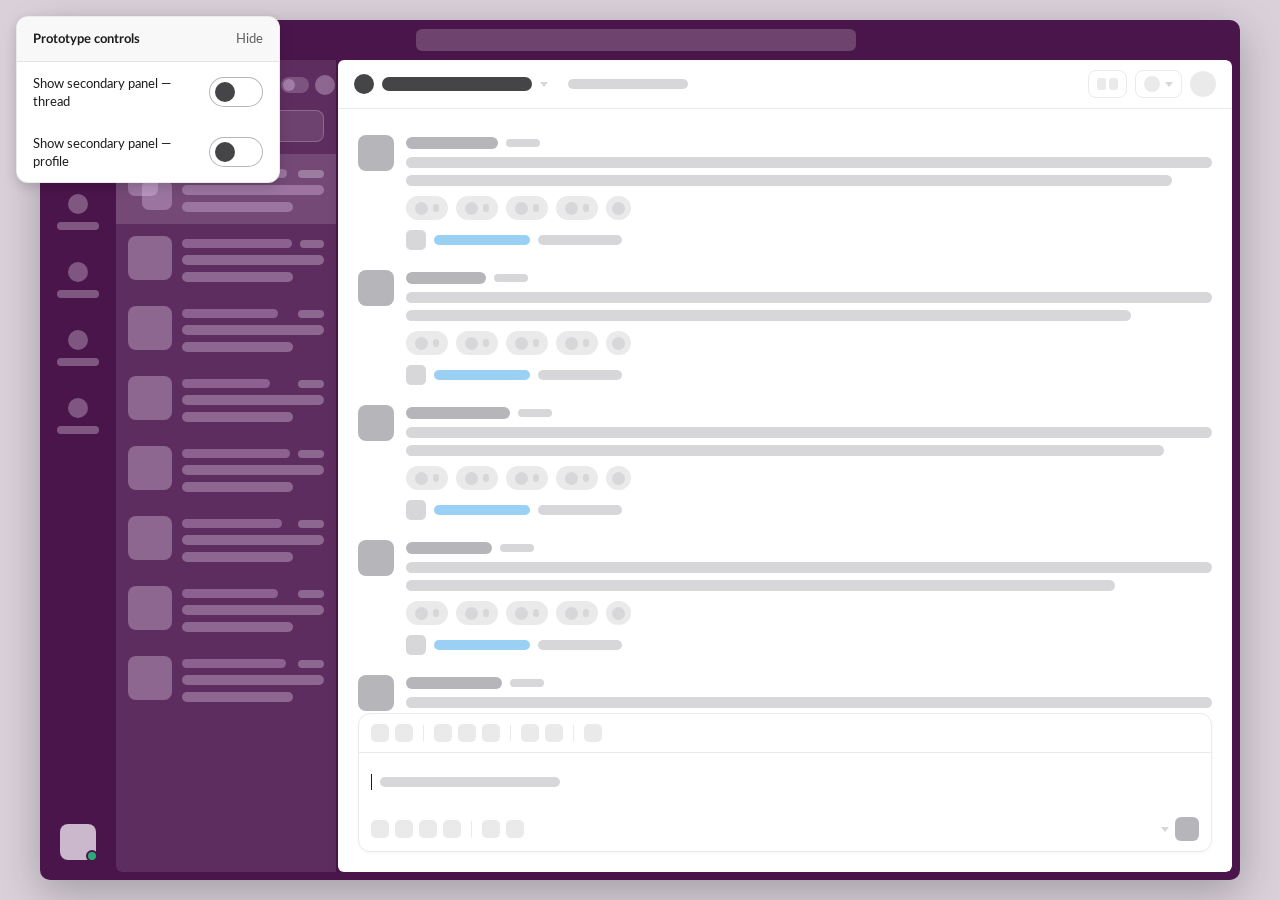
<file: shared/slacky/wireframe-dm.html>
<!DOCTYPE html>
<html lang="en">
<head>
  <meta charset="UTF-8">
  <meta name="viewport" content="width=device-width, initial-scale=1.0">
  <title>DM Shell</title>
  <link rel="stylesheet" href="reset.css">
  <link rel="stylesheet" href="tokens.css">
  <link rel="stylesheet" href="dark.css">
  <link rel="stylesheet" href="components.css">
  <style>
    :root {
      --sk-aubergine: #4a154b;
      --sk-column-bg: rgba(249, 237, 255, 0.11);
      /* Nav bar + sidebar placeholder blocks — all dimmed to 30% opacity */
      --sk-ph-strong: rgba(244, 218, 255, 0.3);
      --sk-ph-base: rgba(249, 237, 255, 0.3);
      --sk-ph-faint: rgba(249, 237, 255, 0.3);
      --sk-selected-bg: #f9edff;
      --sk-selected-ph: rgba(57, 6, 58, 0.8);

      /* Wireframe placeholder grays (on the white message panel) */
      --wf-strong: var(--dt_color-plt-gray-30);   /* darker bar (sender name) */
      --wf-base: var(--dt_color-plt-gray-10);      /* body copy bars */
      --wf-faint: var(--dt_color-plt-gray-5);      /* avatars, chips, toolbar */
      --wf-accent: #9bd0f5;                             /* blue "replies" bar */
      --wf-dark: var(--dt_color-plt-gray-70);      /* dark header title/dot */
    }

    html, body { height: 100%; background: #d9d0da; font-family: var(--font-family-lato); }
    .c-icon { display: inline-flex; align-items: center; justify-content: center; flex-shrink: 0; }
    .c-icon svg { display: block; }
    p { margin-block-start: 0; margin-block-end: 0; }
    body { margin: 0; display: flex; align-items: center; justify-content: center; padding: 20px; }

    /* ================= Prototype controls ================= */
    .proto-controls { position: fixed; top: 16px; left: 16px; z-index: 300; width: 264px; background: var(--dt_color-base-pry); border: 1px solid var(--dt_color-otl-ter); border-radius: 12px; box-shadow: 0 4px 12px rgba(0,0,0,0.15); overflow: hidden; font-family: var(--font-family-lato); }
    .proto-controls__header { display: flex; align-items: center; justify-content: space-between; padding: 12px 16px; background: var(--dt_color-base-sec); border-bottom: 1px solid var(--dt_color-otl-ter); }
    .proto-controls__title { font-weight: 700; font-size: var(--dt_static_type-size-caption); color: var(--dt_color-content-pry); }
    .proto-controls__collapse { background: none; border: none; cursor: pointer; color: var(--dt_color-content-ter); font-size: var(--dt_static_type-size-caption); padding: 0; line-height: 1; }
    .proto-controls__body { display: flex; flex-direction: column; }
    .proto-controls.is-collapsed .proto-controls__body { display: none; }
    .proto-control { display: flex; align-items: center; gap: 12px; padding: 12px 16px; }
    .proto-control__text { flex: 1 0 0; min-width: 0; }
    .proto-control__label { font-size: var(--dt_static_type-size-caption); color: var(--dt_color-content-pry); line-height: 18px; }
    .proto-control .c-switch { flex-shrink: 0; }

    /* ================= Desktop window ================= */
    .window {
      background: var(--sk-aubergine); border-radius: 10px; width: 1200px; max-width: 100%;
      height: 860px; max-height: 100%; display: flex; flex-direction: column; overflow: hidden;
      padding: 0 8px 8px 0; box-shadow: 0 12px 40px rgba(0, 0, 0, 0.25);
    }
    .topbar { height: 40px; flex-shrink: 0; display: flex; align-items: center; position: relative; }
    .stoplights { display: flex; gap: 8px; padding-left: 12px; }
    .stoplights span { width: 12px; height: 12px; border-radius: 9999px; }
    .stoplights span:nth-child(1) { background: #ff5f57; }
    .stoplights span:nth-child(2) { background: #febc2e; }
    .stoplights span:nth-child(3) { background: #28c840; }
    .topbar__search {
      position: absolute; left: 50%; transform: translateX(-50%); width: 440px; max-width: 40%;
      height: 22px; background: rgba(255, 255, 255, 0.2); border-radius: 6px;
    }
    .main { flex: 1 0 0; min-height: 0; display: flex; align-items: stretch; }

    /* ---- Nav rail ---- */
    .nav_bar { width: 76px; flex-shrink: 0; display: flex; flex-direction: column; align-items: center; justify-content: space-between; padding-top: 6px; }
    .nav_bar__top { display: flex; flex-direction: column; align-items: center; width: 100%; }
    .nav_bar__workspace { width: 36px; height: 36px; border-radius: 8px; background: #eaeaea; margin-bottom: 20px; box-shadow: 0 0 1px rgba(0,0,0,0.08); }
    .nav_bar__tabs { display: flex; flex-direction: column; gap: 16px; align-items: center; }
    .nav_bar__tab { width: 52px; height: 52px; display: flex; flex-direction: column; align-items: center; justify-content: flex-start; gap: 8px; padding-top: 4px; border-radius: 12px; position: relative; }
    .nav_bar__tab-icon { width: 20px; height: 20px; border-radius: 14px; background: var(--sk-ph-base); }
    .nav_bar__tab-label { width: 42px; height: 8px; border-radius: 14px; background: var(--sk-ph-base); }
    /* Active pill wraps only the icon, clearing the label below it */
    .nav_bar__tab--active .nav_bar__tab-backing { position: absolute; top: 0; left: 8px; right: 8px; height: 28px; border-radius: 8px; background: var(--sk-ph-faint); }
    .nav_bar__tab--active .nav_bar__tab-icon { background: #fff; position: relative; z-index: 1; }
    .nav_bar__tab--active .nav_bar__tab-label { background: var(--sk-ph-strong); position: relative; z-index: 1; }
    .nav_bar__bottom { display: flex; flex-direction: column; gap: 16px; align-items: center; padding: 12px 0; }
    .nav_bar__profile { width: 36px; height: 36px; border-radius: 8px; background: #cbb8cc; position: relative; }
    .nav_bar__profile::after { content: ""; position: absolute; right: -2px; bottom: -2px; width: 12px; height: 12px; border-radius: 9999px; background: #2bac76; border: 2px solid var(--sk-aubergine); }

    .wrapped { flex: 1 0 0; min-width: 0; display: flex; gap: 2px; border-radius: 6px; overflow: hidden; position: relative; }

    /* ---- Sidebar — Direct message list ---- */
    .sidebar { width: 220px; flex-shrink: 0; background: var(--sk-column-bg); border-radius: 6px 0 0 6px; display: flex; flex-direction: column; overflow: hidden; }
    .sidebar__title { height: 50px; display: flex; align-items: center; gap: 6px; padding: 0 12px 0 14px; flex-shrink: 0; }
    .sidebar__title-text { font-weight: 900; font-size: 14px; line-height: 1; color: #fff; white-space: nowrap; }
    .sidebar__title-unreads { font-size: 11px; font-weight: 700; line-height: 1; color: rgba(255,255,255,0.7); white-space: nowrap; }
    /* Wireframe toggle (off state) — translucent track + knob on the left */
    .sidebar__title-switch { width: 28px; height: 16px; border-radius: 9999px; background: rgba(249, 237, 255, 0.2); display: flex; align-items: center; padding: 0 2px; flex-shrink: 0; }
    .sidebar__title-switch-knob { width: 12px; height: 12px; border-radius: 9999px; background: var(--sk-ph-strong); }
    .sidebar__title-avatar { width: 20px; height: 20px; border-radius: 9999px; background: var(--sk-ph-base); flex-shrink: 0; }

    /* Search box */
    .dm-search { margin: 0 12px 8px; height: 32px; border-radius: 8px; background: rgba(255,255,255,0.1); border: 1px solid rgba(255,255,255,0.2); display: flex; align-items: center; gap: 8px; padding: 0 10px; flex-shrink: 0; }
    .dm-search__icon { width: 16px; height: 16px; border-radius: 9999px; background: var(--sk-ph-base); }

    /* DM list */
    .dm-list { flex: 1 0 0; min-height: 0; overflow-y: auto; display: flex; flex-direction: column; padding: 4px 0; }
    .dm-item { display: flex; gap: 10px; padding: 12px; }
    .dm-item__avatar { width: 44px; height: 44px; border-radius: 8px; background: var(--sk-ph-base); flex-shrink: 0; }
    .dm-item__avatar--group { position: relative; background: none; }
    .dm-item__avatar--group::before,
    .dm-item__avatar--group::after { content: ""; position: absolute; width: 30px; height: 30px; border-radius: 7px; background: var(--sk-ph-base); }
    .dm-item__avatar--group::before { top: 0; left: 0; }
    .dm-item__avatar--group::after { bottom: 0; right: 0; }
    .dm-item__lines { flex: 1 0 0; min-width: 0; display: flex; flex-direction: column; gap: 7px; padding-top: 3px; }
    .dm-item__meta { display: flex; align-items: center; gap: 8px; }
    .dm-item__name { height: 9px; border-radius: 6px; background: var(--sk-ph-strong); }
    .dm-item__pill { width: 26px; height: 8px; border-radius: 6px; background: var(--sk-ph-base); margin-left: auto; }
    .dm-item__line { height: 10px; border-radius: 6px; background: var(--sk-ph-base); }
    .dm-item--selected { background: rgba(249, 237, 255, 0.14); }
    .dm-item--selected .dm-item__avatar:not(.dm-item__avatar--group),
    .dm-item--selected .dm-item__avatar--group::before,
    .dm-item--selected .dm-item__avatar--group::after,
    .dm-item--selected .dm-item__name,
    .dm-item--selected .dm-item__line { background: var(--sk-ph-strong); }

    /* ================= Panes (primary channel + optional thread) ================= */
    .pane {
      background: var(--dt_color-base-pry); border-radius: 6px;
      display: flex; flex-direction: column; overflow: hidden; box-shadow: 0 4px 12px rgba(0,0,0,0.1);
    }
    .primary_view { flex: 1 1 0; min-width: 0; }
    /* Secondary panels — hidden until toggled (thread / profile share the right slot) */
    .secondary_view--thread { flex: 0 0 336px; min-width: 0; display: none; }
    .wrapped.thread-open .secondary_view--thread { display: flex; }
    .secondary_view--profile { flex: 0 0 340px; min-width: 0; display: none; }
    .wrapped.profile-open .secondary_view--profile { display: flex; }

    /* View header — wireframe */
    .wf-header { height: 49px; flex-shrink: 0; display: flex; align-items: center; gap: 8px; padding: 0 16px; border-bottom: 1px solid var(--dt_color-otl-ter); }
    .wf-header__dot { width: 20px; height: 20px; border-radius: 9999px; background: var(--wf-dark); flex-shrink: 0; }
    .wf-header__title { width: 150px; height: 14px; border-radius: 7px; background: var(--wf-dark); }
    .wf-header__caret { width: 0; height: 0; border-left: 4px solid transparent; border-right: 4px solid transparent; border-top: 5px solid var(--wf-base); }
    .wf-header__pill { width: 120px; height: 10px; border-radius: 7px; background: var(--wf-base); margin-left: 12px; }
    .wf-header__actions { margin-left: auto; display: flex; align-items: center; gap: 8px; }
    .wf-header__btn { height: 28px; border: 1px solid var(--dt_color-otl-ter); border-radius: 8px; display: flex; align-items: center; justify-content: center; gap: 5px; padding: 0 8px; }
    .wf-header__btn--split { gap: 3px; }
    .wf-header__btn--split span { width: 9px; height: 12px; border-radius: 3px; background: var(--wf-faint); }
    .wf-header__btn--select .wf-header__btn-dot { width: 16px; height: 16px; border-radius: 9999px; background: var(--wf-faint); }
    .wf-header__btn--select .wf-header__btn-caret { width: 0; height: 0; border-left: 4px solid transparent; border-right: 4px solid transparent; border-top: 5px solid var(--wf-base); }
    .wf-header__avatar { width: 26px; height: 26px; border-radius: 9999px; background: var(--wf-faint); }

    /* Thread header — title + close */
    .wf-thread_header { height: 49px; flex-shrink: 0; display: flex; align-items: center; gap: 8px; padding: 0 12px 0 16px; border-bottom: 1px solid var(--dt_color-otl-ter); }
    .wf-thread_header__title { width: 150px; height: 14px; border-radius: 7px; background: var(--wf-strong); }
    .wf-thread_header__actions { margin-left: auto; display: flex; align-items: center; gap: 8px; }
    .wf-thread_header__btn { width: 24px; height: 24px; border-radius: 6px; background: var(--wf-faint); }
    .wf-thread_header__close { width: 24px; height: 24px; display: flex; align-items: center; justify-content: center; color: var(--dt_color-plt-gray-50); background: none; border: none; padding: 0; cursor: pointer; }
    .wf-thread_header__close svg { width: 18px; height: 18px; }

    /* Profile panel — wireframe */
    .wf-profile { flex: 1 0 0; min-height: 0; overflow-y: auto; }
    .wf-profile__hero { padding: 24px; display: flex; flex-direction: column; gap: 8px; }
    .wf-profile__img { width: 100%; aspect-ratio: 1 / 1; max-height: 216px; border-radius: 16px; background: var(--wf-base); display: flex; align-items: center; justify-content: center; color: var(--dt_color-plt-gray-30); }
    .wf-profile__img svg { width: 96px; height: 96px; }
    .wf-profile__name { margin-top: 12px; height: 14px; width: 78%; border-radius: 7px; background: var(--wf-base); }
    .wf-profile__desc { height: 11px; border-radius: 7px; background: var(--wf-base); }
    .wf-profile__desc--2 { width: 62%; }
    .wf-profile__field { display: flex; align-items: center; gap: 12px; margin-top: 4px; }
    .wf-profile__field-dot { width: 16px; height: 16px; border-radius: 9999px; background: var(--wf-base); flex-shrink: 0; }
    .wf-profile__field-bar { height: 11px; border-radius: 7px; background: var(--wf-base); }
    .wf-profile__buttons { display: flex; gap: 8px; padding: 4px 24px 24px; }
    .wf-profile__btn { flex: 1 0 0; height: 32px; border: 1px solid var(--dt_color-otl-ter); border-radius: 8px; display: flex; align-items: center; justify-content: center; }
    .wf-profile__btn-fill { width: 40%; height: 10px; border-radius: 6px; background: var(--wf-base); }
    .wf-profile__btn--last { flex: 0 0 40px; }
    .wf-profile__section { border-top: 1px solid var(--dt_color-otl-ter); padding: 20px 24px; display: flex; flex-direction: column; gap: 16px; }
    .wf-profile__section-title { height: 11px; width: 60%; border-radius: 7px; background: var(--wf-base); }
    .wf-profile__row { display: flex; align-items: center; gap: 12px; }
    .wf-profile__row-thumb { width: 36px; height: 36px; border-radius: 8px; background: var(--wf-base); flex-shrink: 0; }
    .wf-profile__row-bar { flex: 1 0 0; height: 11px; border-radius: 7px; background: var(--wf-base); margin-right: 24px; }

    /* Channel sub-tabs — wireframe */
    .wf-tabs { height: 40px; flex-shrink: 0; display: flex; align-items: center; gap: 18px; padding: 0 20px; border-bottom: 1px solid var(--dt_color-otl-ter); }
    .wf-tabs__tab { display: flex; align-items: center; gap: 6px; }
    .wf-tabs__tab-dot { width: 14px; height: 14px; border-radius: 4px; background: var(--wf-base); }
    .wf-tabs__tab-label { width: 52px; height: 9px; border-radius: 6px; background: var(--wf-base); }
    .wf-tabs__tab--active .wf-tabs__tab-dot,
    .wf-tabs__tab--active .wf-tabs__tab-label { background: var(--wf-strong); }

    /* Message pane */
    .wf-pane { flex: 1 0 0; min-height: 0; overflow-y: auto; padding: 16px 0 8px; }

    .wf-msg { display: flex; gap: 12px; padding: 10px 20px; }
    .wf-msg:hover { background: var(--dt_color-ctr-hover-sec); }
    .wf-msg__avatar { width: 36px; height: 36px; border-radius: 8px; background: var(--wf-strong); flex-shrink: 0; }
    .wf-msg__body { flex: 1 0 0; min-width: 0; display: flex; flex-direction: column; gap: 7px; padding-top: 2px; }
    .wf-msg__meta { display: flex; align-items: center; gap: 8px; margin-bottom: 1px; }
    .wf-msg__sender { height: 12px; border-radius: 7px; background: var(--wf-strong); }
    .wf-msg__ts { width: 34px; height: 8px; border-radius: 6px; background: var(--wf-base); }
    .wf-line { height: 11px; border-radius: 7px; background: var(--wf-base); }

    /* Reaction row — 4 count-chips + 1 plain chip */
    .wf-reactions { display: flex; align-items: center; gap: 8px; margin-top: 3px; }
    .wf-reaction { display: flex; align-items: center; gap: 5px; height: 24px; padding: 0 9px; border-radius: 12px; background: var(--wf-faint); }
    .wf-reaction__dot { width: 13px; height: 13px; border-radius: 9999px; background: var(--wf-base); }
    .wf-reaction__count { width: 6px; height: 8px; border-radius: 3px; background: var(--wf-base); }
    .wf-reaction--plain { padding: 0 6px; }

    /* Thread reply bar — one avatar + blue "replies" bar + gray last-reply bar */
    .wf-replies { display: flex; align-items: center; gap: 8px; margin-top: 3px; }
    .wf-replies__avatar { width: 20px; height: 20px; border-radius: 5px; background: var(--wf-base); flex-shrink: 0; }
    .wf-replies__count { width: 96px; height: 10px; border-radius: 6px; background: var(--wf-accent); }
    .wf-replies__meta { width: 84px; height: 10px; border-radius: 6px; background: var(--wf-base); }

    /* Composer — wireframe */
    .wf-composer { flex-shrink: 0; margin: 0 20px 20px; border: 1px solid var(--dt_color-otl-ter); border-radius: 12px; box-shadow: 0 1px 3px rgba(0,0,0,0.04); overflow: hidden; }
    .wf-composer--thread { margin: 0 16px 16px; }
    .wf-composer__format { display: flex; align-items: center; gap: 6px; padding: 10px 12px; border-bottom: 1px solid var(--dt_color-otl-ter); }
    .wf-composer__format span { width: 18px; height: 18px; border-radius: 5px; background: var(--wf-faint); }
    .wf-composer__sep { width: 1px; height: 16px; background: var(--dt_color-otl-ter); margin: 0 4px; flex-shrink: 0; }
    .wf-composer__input { padding: 16px 12px; }
    .wf-composer__caret { display: inline-block; width: 1px; height: 16px; background: var(--dt_color-content-pry); vertical-align: middle; margin-right: 8px; animation: wf-blink 1.1s step-end infinite; }
    @keyframes wf-blink { 50% { opacity: 0; } }
    .wf-composer__placeholder { display: inline-block; width: 180px; height: 10px; border-radius: 6px; background: var(--wf-base); vertical-align: middle; }
    .wf-composer__actions { display: flex; align-items: center; gap: 6px; padding: 10px 12px; }
    .wf-composer__actions .wf-a { width: 18px; height: 18px; border-radius: 5px; background: var(--wf-faint); }
    .wf-composer__spacer { flex: 1 0 0; }
    .wf-composer__send { width: 24px; height: 24px; border-radius: 6px; background: var(--wf-strong); }
    .wf-composer__send-caret { width: 0; height: 0; border-left: 4px solid transparent; border-right: 4px solid transparent; border-top: 5px solid var(--wf-base); }
  </style>
</head>
<body>

  
  <div class="proto-controls" id="proto-controls">
    <div class="proto-controls__header">
      <span class="proto-controls__title">Prototype controls</span>
      <button class="proto-controls__collapse" id="proto-collapse" type="button">Hide</button>
    </div>
    <div class="proto-controls__body">
      <div class="proto-control">
        <div class="proto-control__text"><div class="proto-control__label">Show secondary panel — thread</div></div>
        <div class="c-switch" role="presentation"><input type="checkbox" class="c-switch__input" role="switch" aria-label="Show secondary panel — thread" id="toggle-thread"><div class="c-switch__visual" aria-hidden="true" tabindex="-1"></div></div>
      </div>
      <div class="proto-control">
        <div class="proto-control__text"><div class="proto-control__label">Show secondary panel — profile</div></div>
        <div class="c-switch" role="presentation"><input type="checkbox" class="c-switch__input" role="switch" aria-label="Show secondary panel — profile" id="toggle-profile"><div class="c-switch__visual" aria-hidden="true" tabindex="-1"></div></div>
      </div>
    </div>
  </div>

  <div class="window">
    <div class="topbar">
      <div class="stoplights"><span></span><span></span><span></span></div>
      <div class="topbar__search"></div>
    </div>

    <div class="main">
      
      <nav class="nav_bar">
        <div class="nav_bar__top">
          <div class="nav_bar__workspace"></div>
          <div class="nav_bar__tabs">
            <div class="nav_bar__tab nav_bar__tab--active"><div class="nav_bar__tab-backing"></div><div class="nav_bar__tab-icon"></div><div class="nav_bar__tab-label"></div></div>
            <div class="nav_bar__tab"><div class="nav_bar__tab-icon"></div><div class="nav_bar__tab-label"></div></div>
            <div class="nav_bar__tab"><div class="nav_bar__tab-icon"></div><div class="nav_bar__tab-label"></div></div>
            <div class="nav_bar__tab"><div class="nav_bar__tab-icon"></div><div class="nav_bar__tab-label"></div></div>
            <div class="nav_bar__tab"><div class="nav_bar__tab-icon"></div><div class="nav_bar__tab-label"></div></div>
          </div>
        </div>
        <div class="nav_bar__bottom"><div class="nav_bar__profile"></div></div>
      </nav>

      <div class="wrapped" id="wrapped">
        
        <aside class="sidebar">
          <div class="sidebar__title">
            <div class="sidebar__title-text">Direct message</div>
            <span class="sidebar__title-unreads">Unreads</span>
            <div class="sidebar__title-switch"><div class="sidebar__title-switch-knob"></div></div>
            <div class="sidebar__title-avatar"></div>
          </div>
          <div class="dm-search"><div class="dm-search__icon"></div></div>
          <div class="dm-list" id="dm-list"></div>
        </aside>

        
        <section class="pane primary_view">

          
          <div class="wf-header">
            <div class="wf-header__dot"></div>
            <div class="wf-header__title"></div>
            <div class="wf-header__caret"></div>
            <div class="wf-header__pill"></div>
            <div class="wf-header__actions">
              <div class="wf-header__btn wf-header__btn--split"><span></span><span></span></div>
              <div class="wf-header__btn wf-header__btn--select"><span class="wf-header__btn-dot"></span><span class="wf-header__btn-caret"></span></div>
              <div class="wf-header__avatar"></div>
            </div>
          </div>


          
          <div class="wf-pane" id="wf-pane"></div>

          
          <div class="wf-composer" id="wf-composer-main"></div>

        </section>

        
        <section class="pane secondary_view secondary_view--thread">
          <div class="wf-thread_header">
            <div class="wf-thread_header__title"></div>
            <div class="wf-thread_header__actions">
              <div class="wf-thread_header__btn"></div>
              <div class="wf-thread_header__btn"></div>
              <button class="wf-thread_header__close" id="thread-close" type="button" aria-label="Close thread"><span class="c-icon" data-icon="close"></span></button>
            </div>
          </div>
          <div class="wf-pane" id="wf-thread-pane"></div>
          <div class="wf-composer wf-composer--thread" id="wf-composer-thread"></div>
        </section>

        
        <section class="pane secondary_view secondary_view--profile">
          <div class="wf-thread_header">
            <div class="wf-header__dot"></div>
            <div class="wf-thread_header__title"></div>
            <div class="wf-thread_header__actions">
              <button class="wf-thread_header__close" id="profile-close" type="button" aria-label="Close profile"><span class="c-icon" data-icon="close"></span></button>
            </div>
          </div>
          <div class="wf-profile">
            <div class="wf-profile__hero">
              <div class="wf-profile__img"><span class="c-icon" data-icon="image"></span></div>
              <div class="wf-profile__name"></div>
              <div class="wf-profile__desc"></div>
              <div class="wf-profile__desc wf-profile__desc--2"></div>
              <div class="wf-profile__field"><div class="wf-profile__field-dot"></div><div class="wf-profile__field-bar" style="width:80%"></div></div>
              <div class="wf-profile__field"><div class="wf-profile__field-dot"></div><div class="wf-profile__field-bar" style="width:56%"></div></div>
              <div class="wf-profile__field"><div class="wf-profile__field-dot"></div><div class="wf-profile__field-bar" style="width:80%"></div></div>
            </div>
            <div class="wf-profile__buttons">
              <div class="wf-profile__btn"><div class="wf-profile__btn-fill"></div></div>
              <div class="wf-profile__btn"><div class="wf-profile__btn-fill"></div></div>
              <div class="wf-profile__btn wf-profile__btn--last"></div>
            </div>
            <div class="wf-profile__section">
              <div class="wf-profile__section-title"></div>
              <div class="wf-profile__row"><div class="wf-profile__row-thumb"></div><div class="wf-profile__row-bar"></div></div>
              <div class="wf-profile__row"><div class="wf-profile__row-thumb"></div><div class="wf-profile__row-bar"></div></div>
            </div>
          </div>
        </section>

      </div>
    </div>
  </div>

  <script src="slacky.js"></script>
  <script>
    // ---- Register the icons we use, then hydrate every [data-icon] span into an
    //      SVG (slacky.js doesn't auto-render data-icon spans on its own).
    Slacky.addIcon('close', '<path fill="currentColor" fill-rule="evenodd" d="M16.53 3.47a.75.75 0 0 1 0 1.06L11.06 10l5.47 5.47a.75.75 0 0 1-1.06 1.06L10 11.06l-5.47 5.47a.75.75 0 0 1-1.06-1.06L8.94 10 3.47 4.53a.75.75 0 0 1 1.06-1.06L10 8.94l5.47-5.47a.75.75 0 0 1 1.06 0" clip-rule="evenodd"/>');
    Slacky.addIcon('image', '<path fill="currentColor" fill-rule="evenodd" d="M16 3.5H4A1.5 1.5 0 0 0 2.5 5v7.287l1.664-1.536a1.25 1.25 0 0 1 1.662-.031l2.635 2.259 4.146-4.147a1.25 1.25 0 0 1 1.79.023l3.103 3.267V5A1.5 1.5 0 0 0 16 3.5M17.5 15c0-.45-.173-.882-.483-1.208l-3.53-3.718-4.13 4.129a1.25 1.25 0 0 1-1.697.065l-2.642-2.264-2.024 1.869c-.315.29-.494.699-.494 1.127A1.5 1.5 0 0 0 4 16.5h12a1.5 1.5 0 0 0 1.5-1.5M1 15a3 3 0 0 0 3 3h12a3 3 0 0 0 3-3V5a3 3 0 0 0-3-3H4a3 3 0 0 0-3 3zm7-7a1 1 0 1 0 0-2 1 1 0 0 0 0 2m0 1.5a2.5 2.5 0 1 0 0-5 2.5 2.5 0 0 0 0 5" clip-rule="evenodd"/>');
    document.querySelectorAll('[data-icon]').forEach(function (el) {
      el.innerHTML = Slacky.icon(el.dataset.icon, 20);
    });

    // ---- Every message matches the Figma exactly: avatar + name/ts, 2 full-width
    //      body lines, a 5-chip reaction row (4 count-chips + 1 plain), and a reply bar.
    const SENDER_W = [92, 80, 104, 86, 96];
    const LINE2_W = [95, 90, 94, 88, 96];

    function reactionsHTML() {
      let out = '<div class="wf-reactions">';
      for (let i = 0; i < 4; i++) {
        out += '<div class="wf-reaction"><span class="wf-reaction__dot"></span><span class="wf-reaction__count"></span></div>';
      }
      out += '<div class="wf-reaction wf-reaction--plain"><span class="wf-reaction__dot"></span></div>';
      out += '</div>';
      return out;
    }

    function repliesHTML() {
      return (
        '<div class="wf-replies">' +
          '<div class="wf-replies__avatar"></div>' +
          '<div class="wf-replies__count"></div>' +
          '<div class="wf-replies__meta"></div>' +
        '</div>'
      );
    }

    function messageHTML(idx) {
      const senderW = SENDER_W[idx % SENDER_W.length];
      const line2 = LINE2_W[idx % LINE2_W.length];
      return (
        '<div class="wf-msg">' +
          '<div class="wf-msg__avatar"></div>' +
          '<div class="wf-msg__body">' +
            '<div class="wf-msg__meta">' +
              '<div class="wf-msg__sender" style="width:' + senderW + 'px"></div>' +
              '<div class="wf-msg__ts"></div>' +
            '</div>' +
            '<div class="wf-line" style="width:100%"></div>' +
            '<div class="wf-line" style="width:' + line2 + '%"></div>' +
            reactionsHTML() +
            repliesHTML() +
          '</div>' +
        '</div>'
      );
    }

    function composerHTML(isThread) {
      return (
        '<div class="wf-composer__format">' +
          '<span></span><span></span><div class="wf-composer__sep"></div>' +
          '<span></span><span></span><span></span><div class="wf-composer__sep"></div>' +
          '<span></span><span></span><div class="wf-composer__sep"></div>' +
          '<span></span>' +
        '</div>' +
        '<div class="wf-composer__input">' +
          '<span class="wf-composer__caret"></span><span class="wf-composer__placeholder"></span>' +
        '</div>' +
        '<div class="wf-composer__actions">' +
          '<span class="wf-a"></span><span class="wf-a"></span><span class="wf-a"></span><span class="wf-a"></span>' +
          '<div class="wf-composer__sep"></div>' +
          '<span class="wf-a"></span><span class="wf-a"></span>' +
          '<div class="wf-composer__spacer"></div>' +
          '<div class="wf-composer__send-caret"></div>' +
          '<div class="wf-composer__send"></div>' +
        '</div>'
      );
    }

    function fillPane(el, count) {
      let html = '';
      for (let i = 0; i < count; i++) html += messageHTML(i);
      el.innerHTML = html;
    }

    fillPane(document.getElementById('wf-pane'), 5);
    fillPane(document.getElementById('wf-thread-pane'), 4);
    document.getElementById('wf-composer-main').innerHTML = composerHTML(false);
    document.getElementById('wf-composer-thread').innerHTML = composerHTML(true);

    // ---- DM list (sidebar) ----
    // Each row: avatar + a name/meta row + two body lines. First row is a
    // selected group DM (stacked avatar) with an extra name segment.
    const DM_NAME_W = [92, 118, 96, 88, 110, 100, 96, 104];
    function dmItemHTML(idx, selected, group) {
      const nameW = DM_NAME_W[idx % DM_NAME_W.length];
      const avatar = group
        ? '<div class="dm-item__avatar dm-item__avatar--group"></div>'
        : '<div class="dm-item__avatar"></div>';
      const nameRow = group
        ? '<div class="dm-item__name" style="width:' + (nameW * 0.6) + 'px"></div>' +
          '<div class="dm-item__name" style="width:' + (nameW * 0.45) + 'px"></div>' +
          '<div class="dm-item__pill"></div>'
        : '<div class="dm-item__name" style="width:' + nameW + 'px"></div>' +
          '<div class="dm-item__pill"></div>';
      return (
        '<div class="dm-item' + (selected ? ' dm-item--selected' : '') + '">' +
          avatar +
          '<div class="dm-item__lines">' +
            '<div class="dm-item__meta">' + nameRow + '</div>' +
            '<div class="dm-item__line" style="width:100%"></div>' +
            '<div class="dm-item__line" style="width:78%"></div>' +
          '</div>' +
        '</div>'
      );
    }
    (function fillDMs() {
      const list = document.getElementById('dm-list');
      let html = '';
      for (let i = 0; i < 8; i++) html += dmItemHTML(i, i === 0, i === 0);
      list.innerHTML = html;
    })();

    // ---- Prototype controls ----
    // Thread and profile share the right slot, so they're mutually exclusive.
    const wrapped = document.getElementById('wrapped');
    const threadToggle = document.getElementById('toggle-thread');
    const profileToggle = document.getElementById('toggle-profile');

    threadToggle.addEventListener('change', function () {
      if (threadToggle.checked) { profileToggle.checked = false; wrapped.classList.remove('profile-open'); }
      wrapped.classList.toggle('thread-open', threadToggle.checked);
    });
    profileToggle.addEventListener('change', function () {
      if (profileToggle.checked) { threadToggle.checked = false; wrapped.classList.remove('thread-open'); }
      wrapped.classList.toggle('profile-open', profileToggle.checked);
    });
    document.getElementById('thread-close').addEventListener('click', function () {
      threadToggle.checked = false;
      wrapped.classList.remove('thread-open');
    });
    document.getElementById('profile-close').addEventListener('click', function () {
      profileToggle.checked = false;
      wrapped.classList.remove('profile-open');
    });

    const proto = document.getElementById('proto-controls');
    const collapseBtn = document.getElementById('proto-collapse');
    collapseBtn.addEventListener('click', function () {
      const collapsed = proto.classList.toggle('is-collapsed');
      collapseBtn.textContent = collapsed ? 'Show' : 'Hide';
    });
  </script>
</body>
</html>
</file>
<file: shared/slacky/tokens.css>
@font-face{font-family:"Slack-Lato";font-style:normal;font-weight:300;src:url(fonts/lato-2-compressed/lato-light.woff2) format("woff2"),url(fonts/lato-2/lato-light.woff) format("woff");unicode-range:U+0000-F8FE,U+F900-FFFF}@font-face{font-family:"Slack-Lato";font-style:normal;font-weight:400;src:url(fonts/lato-2-compressed/lato-regular.woff2) format("woff2"),url(fonts/lato-2/lato-regular.woff) format("woff");unicode-range:U+0000-2157,U+2159-F8FE,U+F900-FFFF}@font-face{font-family:"Slack-Lato";font-style:normal;font-weight:700;src:url(fonts/lato-2-compressed/lato-bold.woff2) format("woff2"),url(fonts/lato-2/lato-bold.woff) format("woff");unicode-range:U+0000-F8FE,U+F900-FFFF}@font-face{font-family:"Slack-Lato";font-style:normal;font-weight:900;src:url(fonts/lato-2-compressed/lato-black.woff2) format("woff2"),url(fonts/lato-2/lato-black.woff) format("woff");unicode-range:U+0000-F8FE,U+F900-FFFF}@font-face{font-family:"Slack-Lato";font-style:italic;font-weight:300;src:url(fonts/lato-2-compressed/lato-italic-light.woff2) format("woff2"),url(fonts/lato-2/lato-italic-light.woff) format("woff");unicode-range:U+0000-2259,U+2261-F8FE,U+F900-FFFF}@font-face{font-family:"Slack-Lato";font-style:italic;font-weight:400;src:url(fonts/lato-2-compressed/lato-italic.woff2) format("woff2"),url(fonts/lato-2/lato-italic.woff) format("woff");unicode-range:U+0000-2259,U+2261-F8FE,U+F900-FFFF}@font-face{font-family:"Slack-Lato";font-style:italic;font-weight:700;src:url(fonts/lato-2-compressed/lato-italic-bold.woff2) format("woff2"),url(fonts/lato-2/lato-italic-bold.woff) format("woff");unicode-range:U+0000-2259,U+2261-F8FE,U+F900-FFFF}@font-face{font-family:"Slack-Lato";font-style:italic;font-weight:900;src:url(fonts/lato-2-compressed/lato-italic-black.woff2) format("woff2"),url(fonts/lato-2/lato-italic-black.woff) format("woff");unicode-range:U+0000-2259,U+2261-F8FE,U+F900-FFFF}@font-face{font-family:"Slack-Fractions";font-style:normal;font-weight:400;src:url(fonts/slack-fractions/Slack-Fractions.woff2) format("woff2"),url(fonts/slack-fractions/Slack-Fractions.woff) format("woff");unicode-range:U+2158}@font-face{font-family:"Lato";font-style:normal;font-weight:400;src:url(fonts/lato-2/lato-latin-latin-ext.woff2) format("woff2");unicode-range:U+0100-024F,U+0259,U+1E00-1EFF,U+2020,U+20A0-20AB,U+20AD-20CF,U+2113,U+2C60-2C7F,U+A720-A7FF}@font-face{font-family:"Lato";font-style:normal;font-weight:400;src:url(fonts/lato-2/lato-latin-latin-ext.woff2) format("woff2");unicode-range:U+0000-00FF,U+0131,U+0152-0153,U+02BB-02BC,U+02C6,U+02DA,U+02DC,U+2000-206F,U+2074,U+20AC,U+2122,U+2191,U+2193,U+2212,U+2215,U+FEFF,U+FFFD}:root{--dt_static_shadow-a11y: 0 0 0 1px var(--dt_color-otl-hgl-1), 0 0 0 4px color-mix(in srgb, var(--dt_color-otl-hgl-1) 30%, transparent);--dt_static_shadow-error: 0 0 0 1px var(--dt_color-otl-imp), 0 0 0 4px color-mix(in srgb, var(--dt_color-otl-imp) 30%, transparent);--dt_static_shadow-sm: 0 1px 2px 0 #0000000c;--dt_static_shadow-base: 0 1px 3px 0 #00000019, 0 1px 2px -1px #00000019;--dt_static_shadow-md: 0 2px 4px -2px #00000019, 0 4px 6px -1px #00000019;--dt_static_shadow-lg: 0 4px 6px -4px #00000019, 0 10px 15px -3px #00000019;--dt_static_shadow-xl: 0 20px 25px -5px #00000019, 0 8px 10px -6px #00000019;--dt_static_shadow-2xl: 0 25px 50px -12px #00000040;--dt_static_shadow-inner: inset 0 2px 4px 0 #0000000c;--dt_static_radius-none: 0px;--dt_static_radius-small: 2px;--dt_static_radius-base: 4px;--dt_static_radius-large: 8px;--dt_static_radius-xlarge: 12px;--dt_static_radius-rounded: 9999px;--dt_static_radius-ia: clamp(4px, min(22.222%, 12px), 12px);--dt_static_border-width-0: 0px;--dt_static_border-width-1: 1px;--dt_static_border-width-2: 2px;--dt_static_border-width-3: 3px;--dt_static_border-width-4: 4px;--dt_static_space-0: 0px;--dt_static_space-100: 16px;--dt_static_space-125: 20px;--dt_static_space-150: 24px;--dt_static_space-175: 28px;--dt_static_space-200: 32px;--dt_static_space-225: 36px;--dt_static_space-250: 40px;--dt_static_space-275: 44px;--dt_static_space-300: 48px;--dt_static_space-325: 52px;--dt_static_space-350: 56px;--dt_static_space-375: 60px;--dt_static_space-400: 64px;--dt_static_space-500: 80px;--dt_static_space-525: 84px;--dt_static_space-550: 88px;--dt_static_space-575: 92px;--dt_static_space-600: 96px;--dt_static_space-625: 100px;--dt_static_space-650: 104px;--dt_static_space-675: 108px;--dt_static_space-700: 112px;--dt_static_space-750: 120px;--dt_static_space-800: 128px;--dt_static_space-850: 136px;--dt_static_space-900: 144px;--dt_static_space-950: 160px;--dt_static_space-1000: 176px;--dt_static_space-1100: 184px;--dt_static_space-1200: 192px;--dt_static_space-1300: 200px;--dt_static_space-1400: 208px;--dt_static_space-1500: 224px;--dt_static_space-1600: 256px;--dt_static_space-1875: 300px;--dt_static_space-2000: 320px;--dt_static_space-2250: 360px;--dt_static_space-2500: 400px;--dt_static_space-3200: 512px;--dt_static_space-px: 1px;--dt_static_space-0125: 2px;--dt_static_space-025: 4px;--dt_static_space-050: 8px;--dt_static_space-075: 12px;--dt_static_opacity-0: 0;--dt_static_opacity-25: 0.25;--dt_static_opacity-50: 0.5;--dt_static_opacity-75: 0.75;--dt_static_opacity-100: 1;--dt_static_z-index-1: 1;--dt_static_z-index-2: 2;--dt_static_z-index-negative: -1;--dt_static_transition-duration-short: 80ms;--dt_static_transition-duration-long: 160ms;--dt_static_transition-duration-longer: 200ms;--dt_static_transition-duration-longest: 240ms;--dt_static_transition-duration-slow: 320ms;--dt_static_transition-duration-slower: 400ms;--dt_static_transition-duration-slowest: 480ms;--dt_static_transition-ease-default: cubic-bezier(0.36, 0.19, 0.29, 1);--dt_static_animation-loop-short: 1000ms;--dt_static_animation-loop-long: 2000ms;--dt_static_type-leading-0: 0;--dt_static_type-leading-1: 1;--dt_static_type-leading-small: 1.25;--dt_static_type-leading-base: 1.5;--dt_static_type-size-micro: 12px;--dt_static_type-size-caption: 13px;--dt_static_type-size-base: 15px;--dt_static_type-size-subtitle: 18px;--dt_static_type-size-title: 22px;--dt_static_type-size-headline: 28px;--dt_static_type-weight-base: 400;--dt_static_type-weight-semibold: 600;--dt_static_type-weight-bold: var(--custom-font-weight-bold, 700);--dt_static_type-weight-black: var(--custom-font-weight-black, 900);--dt_static_type-tracking-micro: var(--custom-font-tracking-micro, inherit);--dt_static_type-tracking-caption: var(--custom-font-tracking-caption, inherit);--dt_static_type-tracking-body: var(--custom-font-tracking-body, inherit);--dt_static_type-tracking-large-body: var(--custom-font-tracking-large-body, inherit);--dt_static_type-tracking-subtitle: var(--custom-font-tracking-subtitle, inherit);--dt_static_type-tracking-title: var(--custom-font-tracking-title, inherit);--dt_static_type-tracking-headline: var(--custom-font-tracking-headline, inherit)}:root{--font-family-lato: "Slack-Lato", "Slack-Fractions", "appleLogo", sans-serif;--font-family-notosans-jp: "NotoSansJP", var(--font-family-lato);--font-family-notosans-kr: "NotoSansKR", var(--font-family-lato);--font-family-notosans-sc: "NotoSansSC", var(--font-family-lato);--font-family-notosans-tc: "NotoSansTC", var(--font-family-lato);--font-family-monospace: "Monaco", "Menlo", "Consolas", "Courier New", monospace !important;--font-family-helvetica: "Helvetica Neue", Helvetica, "Segoe UI", Tahoma, Arial, sans-serif;--font-family-fallback: system-ui, -apple-system, blinkmacsystemfont, "Segoe UI", roboto, "Helvetica Neue", arial, "Noto Sans", sans-serif, "Apple Color Emoji", "Segoe UI Emoji", "Segoe UI Symbol", "Noto Color Emoji";--font-family-avant-garde: "Salesforce-Avant-Garde", var(--font-family-fallback);--font-family-salesforce-sans: "Salesforce-Sans", var(--font-family-fallback);--font-family-tazugane-info: "Tazugane-Info-Heavy", var(--font-family-fallback);--font-family-m-xianghe-hei-sc-pro-bold: "MXiangHeHeiSCProBold", var(--font-family-fallback);--font-family-m-xianghe-hei-tc-bold: "MXiangHeHeiTCBold", var(--font-family-fallback);--font-family-seol-sans-heavy: "SeolSansHeavy", var(--font-family-fallback);--font-family-default: var(--font-family-lato);--font-family-marketing-heading: var(--font-family-avant-garde);--font-family-marketing-body: var(--font-family-salesforce-sans)}:root[lang=ja-JP]{--font-family-default: var(--font-family-notosans-jp);--font-family-marketing-heading: var(--font-family-tazugane-info);--font-family-marketing-body: var(--font-family-notosans-jp)}:root[lang=ko-KR]{--font-family-default: var(--font-family-notosans-kr);--font-family-marketing-heading: var(--font-family-seol-sans-heavy);--font-family-marketing-body: var(--font-family-notosans-kr)}:root[lang=zh-CN]{--font-family-default: var(--font-family-notosans-sc);--font-family-marketing-heading: var(--font-family-m-xianghe-hei-sc-pro-bold);--font-family-marketing-body: var(--font-family-notosans-sc)}:root[lang=zh-TW]{--font-family-default: var(--font-family-notosans-tc);--font-family-marketing-heading: var(--font-family-m-xianghe-hei-tc-bold);--font-family-marketing-body: var(--font-family-notosans-tc)}:root,.sk-client-theme--light{color-scheme:light;--dt_color-constants-white: #ffffff;--dt_color-constants-black: #000000;--dt_color-brand-core-aubergine: #4a154b;--dt_color-brand-core-horchatta: #f4ede4;--dt_color-brand-core-black: #1d1c1d;--dt_color-brand-core-white: #ffffff;--dt_color-brand-core-slack-blue: #36c5f0;--dt_color-brand-core-slack-green: #2eb67d;--dt_color-brand-core-slack-yellow: #ecb22e;--dt_color-brand-core-slack-red: #e01e5a;--dt_color-brand-sec-inactive-gray: #eaeaea;--dt_color-brand-sec-legal: #5e5d60;--dt_color-brand-sec-small-text: #454447;--dt_color-brand-sec-text: #1d1c1d;--dt_color-brand-sec-terracotta: #de8969;--dt_color-brand-sec-peach: #fed4be;--dt_color-brand-sec-sandbar: #ffd57e;--dt_color-brand-sec-moss: #608813;--dt_color-brand-sec-evergreen: #185f34;--dt_color-brand-sec-pool: #78d7dd;--dt_color-brand-sec-teal: #167d8e;--dt_color-brand-sec-cobalt: #112377;--dt_color-brand-sec-bright-aubergine: #611f69;--dt_color-brand-sec-mauve: #c05b8c;--dt_color-brand-sec-berry: #5e1237;--dt_color-brand-sec-bubblegum: #ffb6bd;--dt_color-brand-sec-salmon: #f2606a;--dt_color-brand-sec-crimson: #921d21;--dt_color-brand-sec-bg-gray: #f8f8f8;--dt_color-base-pry: #ffffff;--dt_color-base-sec: #f8f8f8;--dt_color-base-ter: #eaeaea;--dt_color-base-hgl-1: #e3f8ff;--dt_color-base-hgl-2: #e3fff3;--dt_color-base-hgl-3: #fffae0;--dt_color-base-imp: #ffe8ef;--dt_color-base-modal: #1d1c1db3;--dt_color-base-inv-pry: #1d1c1d;--dt_color-base-inv-hgl-1: #1264a3;--dt_color-base-inv-hgl-2: #007a5a;--dt_color-base-inv-hgl-3: #f1b900;--dt_color-base-inv-imp: #e01e5a;--dt_color-base-education: #f0f3fc;--dt_color-base-inv-education: #2840a9;--dt_color-base-pry-hover: #4544470f;--dt_color-base-pry-pressed: #45444721;--dt_color-base-sec-hover: #4544470f;--dt_color-base-sec-pressed: #45444721;--dt_color-base-ter-hover: #4544470f;--dt_color-base-ter-pressed: #45444721;--dt_color-base-hgl-1-hover: #0071a40f;--dt_color-base-hgl-1-pressed: #0071a421;--dt_color-base-hgl-2-hover: #007a5a0f;--dt_color-base-hgl-2-pressed: #007a5a21;--dt_color-base-hgl-3-hover: #aa80000f;--dt_color-base-hgl-3-pressed: #aa800021;--dt_color-base-imp-hover: #c013430f;--dt_color-base-imp-pressed: #c0134321;--dt_color-base-modal-hover: #1d1c1d38;--dt_color-base-modal-pressed: #1d1c1d47;--dt_color-base-inv-pry-hover: #1d1c1d38;--dt_color-base-inv-pry-pressed: #1d1c1d47;--dt_color-base-inv-hgl-1-hover: #122a5921;--dt_color-base-inv-hgl-1-pressed: #122a5938;--dt_color-base-inv-hgl-2-hover: #0a403221;--dt_color-base-inv-hgl-2-pressed: #0a403238;--dt_color-base-inv-hgl-3-hover: #4d390017;--dt_color-base-inv-hgl-3-pressed: #4d390038;--dt_color-base-inv-imp-hover: #59000f17;--dt_color-base-inv-imp-pressed: #59000f38;--dt_color-base-education-hover: #2840a90f;--dt_color-base-education-pressed: #2840a921;--dt_color-base-inv-education-hover: #09186121;--dt_color-base-inv-education-pressed: #09186138;--dt_color-surf-pry: #1d1c1d0f;--dt_color-surf-sec: #1d1c1d40;--dt_color-surf-hgl-1: #36c5f021;--dt_color-surf-hgl-2: #4cc89440;--dt_color-surf-hgl-3: #ffc6002e;--dt_color-surf-imp: #ff81aa21;--dt_color-surf-education: #c8d4f880;--dt_color-surf-inv: #ffffff2e;--dt_color-surf-inv-hgl-3: #aa8000b3;--dt_color-surf-pry-hover: #1d1c1d38;--dt_color-surf-pry-pressed: #1d1c1d47;--dt_color-surf-sec-hover: #1d1c1d38;--dt_color-surf-sec-pressed: #1d1c1d47;--dt_color-surf-hgl-1-hover: #0071a417;--dt_color-surf-hgl-1-pressed: #0071a421;--dt_color-surf-hgl-2-hover: #007a5a17;--dt_color-surf-hgl-2-pressed: #007a5a21;--dt_color-surf-hgl-3-hover: #aa800017;--dt_color-surf-hgl-3-pressed: #aa800021;--dt_color-surf-imp-hover: #c0134317;--dt_color-surf-imp-pressed: #c0134321;--dt_color-surf-education-hover: #2840a90f;--dt_color-surf-education-pressed: #2840a921;--dt_color-surf-inv-hover: #4544470f;--dt_color-surf-inv-pressed: #45444721;--dt_color-surf-inv-hgl-3-hover: #4d390021;--dt_color-surf-inv-hgl-3-pressed: #4d390038;--dt_color-ctr-pry: #ffffff;--dt_color-ctr-sec: #f8f8f8;--dt_color-ctr-pry-hover: #4544470f;--dt_color-ctr-pry-pressed: #45444721;--dt_color-ctr-sec-hover: #4544470f;--dt_color-ctr-sec-pressed: #45444721;--dt_color-content-pry: #1d1c1d;--dt_color-content-sec: #454447;--dt_color-content-ter: #5e5d60;--dt_color-content-hgl-1: #1264a3;--dt_color-content-hgl-2: #007a5a;--dt_color-content-hgl-3: #6b5000;--dt_color-content-imp: #c01343;--dt_color-content-education: #112377;--dt_color-content-inv-pry: #ffffff;--dt_color-content-inv-sec: #cbcccf;--dt_color-content-inv-hgl-1: #9ed6fa;--dt_color-content-inv-hgl-2: #4cc894;--dt_color-content-inv-hgl-3: #ffd738;--dt_color-content-inv-imp: #ffa3c2;--dt_color-content-inv-education: #f0f3fc;--dt_color-otl-pry: #7c7a7f;--dt_color-otl-sec: #5e5d6073;--dt_color-otl-ter: #5e5d6021;--dt_color-otl-hgl-1: #1264a3;--dt_color-otl-hgl-1-sec: #0e9dd333;--dt_color-otl-hgl-2: #007a5a;--dt_color-otl-hgl-2-sec: #007a5a1a;--dt_color-otl-hgl-3: #c79600;--dt_color-otl-hgl-3-sec: #f1b90033;--dt_color-otl-imp: #e01e5a;--dt_color-otl-imp-sec: #e01e5a4d;--dt_color-otl-education: #5f7be1;--dt_color-otl-inv-pry: #f8f8f8d9;--dt_color-otl-inv-sec: #f8f8f88c;--dt_color-otl-inv-ter: #f8f8f833;--dt_color-plt-gray-0: #f8f8f8;--dt_color-plt-gray-5: #eaeaea;--dt_color-plt-gray-10: #d7d7da;--dt_color-plt-gray-20: #cbcccf;--dt_color-plt-gray-30: #b5b5ba;--dt_color-plt-gray-40: #9a9a9f;--dt_color-plt-gray-50: #7c7a7f;--dt_color-plt-gray-60: #5e5d60;--dt_color-plt-gray-70: #454447;--dt_color-plt-gray-80: #333133;--dt_color-plt-gray-90: #262426;--dt_color-plt-gray-100: #1d1c1d;--dt_color-plt-gray-hover: #1d1c1d21;--dt_color-plt-gray-pressed: #1d1c1d38;--dt_color-plt-tomato-0: #ffebeb;--dt_color-plt-tomato-5: #ffd6d5;--dt_color-plt-tomato-10: #ffc2be;--dt_color-plt-tomato-20: #fe9c92;--dt_color-plt-tomato-30: #f77c69;--dt_color-plt-tomato-40: #ed6246;--dt_color-plt-tomato-50: #de4e2b;--dt_color-plt-tomato-60: #c73c1c;--dt_color-plt-tomato-70: #ad2e12;--dt_color-plt-tomato-80: #92220c;--dt_color-plt-tomato-90: #781a09;--dt_color-plt-tomato-100: #611307;--dt_color-plt-tomato-hover: #61130721;--dt_color-plt-tomato-pressed: #61130738;--dt_color-plt-paprika-0: #fff0eb;--dt_color-plt-paprika-5: #fbdfd5;--dt_color-plt-paprika-10: #f4c9b9;--dt_color-plt-paprika-20: #e8a991;--dt_color-plt-paprika-30: #de8969;--dt_color-plt-paprika-40: #dc724b;--dt_color-plt-paprika-50: #d65d30;--dt_color-plt-paprika-60: #cc4b1b;--dt_color-plt-paprika-70: #bb3c0c;--dt_color-plt-paprika-80: #a23004;--dt_color-plt-paprika-90: #842500;--dt_color-plt-paprika-100: #611b00;--dt_color-plt-paprika-hover: #611b0021;--dt_color-plt-paprika-pressed: #611b0038;--dt_color-plt-tangerine-0: #ffede5;--dt_color-plt-tangerine-5: #ffe3d6;--dt_color-plt-tangerine-10: #fed4be;--dt_color-plt-tangerine-20: #fbb895;--dt_color-plt-tangerine-30: #f89b6c;--dt_color-plt-tangerine-40: #f28045;--dt_color-plt-tangerine-50: #e96825;--dt_color-plt-tangerine-60: #dc540c;--dt_color-plt-tangerine-70: #c84600;--dt_color-plt-tangerine-80: #ac3d00;--dt_color-plt-tangerine-90: #8b3200;--dt_color-plt-tangerine-100: #662500;--dt_color-plt-tangerine-hover: #66250021;--dt_color-plt-tangerine-pressed: #66250038;--dt_color-plt-campfire-0: #fff2e0;--dt_color-plt-campfire-5: #fde2be;--dt_color-plt-campfire-10: #fbcc91;--dt_color-plt-campfire-20: #f6b465;--dt_color-plt-campfire-30: #ed9027;--dt_color-plt-campfire-40: #de7a0d;--dt_color-plt-campfire-50: #cf6c02;--dt_color-plt-campfire-60: #bc6000;--dt_color-plt-campfire-70: #a35200;--dt_color-plt-campfire-80: #864300;--dt_color-plt-campfire-90: #683400;--dt_color-plt-campfire-100: #4d2600;--dt_color-plt-campfire-hover: #4d260021;--dt_color-plt-campfire-pressed: #4d260038;--dt_color-plt-honeycomb-0: #fcf2d9;--dt_color-plt-honeycomb-5: #fde3aa;--dt_color-plt-honeycomb-10: #ffd57e;--dt_color-plt-honeycomb-20: #f4c360;--dt_color-plt-honeycomb-30: #ecb22e;--dt_color-plt-honeycomb-40: #e19b06;--dt_color-plt-honeycomb-50: #d38d00;--dt_color-plt-honeycomb-60: #c07f00;--dt_color-plt-honeycomb-70: #a86e00;--dt_color-plt-honeycomb-80: #8e5b00;--dt_color-plt-honeycomb-90: #734900;--dt_color-plt-honeycomb-100: #593900;--dt_color-plt-honeycomb-hover: #59390021;--dt_color-plt-honeycomb-pressed: #59390038;--dt_color-plt-sunflower-0: #fffae0;--dt_color-plt-sunflower-5: #fff4b8;--dt_color-plt-sunflower-10: #ffec81;--dt_color-plt-sunflower-20: #ffd738;--dt_color-plt-sunflower-30: #ffc600;--dt_color-plt-sunflower-40: #f1b900;--dt_color-plt-sunflower-50: #dea900;--dt_color-plt-sunflower-60: #c79600;--dt_color-plt-sunflower-70: #aa8000;--dt_color-plt-sunflower-80: #8b6800;--dt_color-plt-sunflower-90: #6b5000;--dt_color-plt-sunflower-100: #4d3900;--dt_color-plt-sunflower-hover: #4d390021;--dt_color-plt-sunflower-pressed: #4d390038;--dt_color-plt-grass-0: #f4ffdb;--dt_color-plt-grass-5: #e5f5b8;--dt_color-plt-grass-10: #d2eb8c;--dt_color-plt-grass-20: #b4d758;--dt_color-plt-grass-30: #9bc339;--dt_color-plt-grass-40: #85af26;--dt_color-plt-grass-50: #729c1a;--dt_color-plt-grass-60: #608813;--dt_color-plt-grass-70: #50740e;--dt_color-plt-grass-80: #40600a;--dt_color-plt-grass-90: #324c08;--dt_color-plt-grass-100: #243806;--dt_color-plt-grass-hover: #24380621;--dt_color-plt-grass-pressed: #24380638;--dt_color-plt-cilantro-0: #f0ffe9;--dt_color-plt-cilantro-5: #d7f5c8;--dt_color-plt-cilantro-10: #c0ecaa;--dt_color-plt-cilantro-20: #94d874;--dt_color-plt-cilantro-30: #6fc54a;--dt_color-plt-cilantro-40: #50b12a;--dt_color-plt-cilantro-50: #379e15;--dt_color-plt-cilantro-60: #228b07;--dt_color-plt-cilantro-70: #137700;--dt_color-plt-cilantro-80: #0b6400;--dt_color-plt-cilantro-90: #045100;--dt_color-plt-cilantro-100: #003d00;--dt_color-plt-cilantro-hover: #003d0021;--dt_color-plt-cilantro-pressed: #003d0038;--dt_color-plt-mojito-0: #e9ffec;--dt_color-plt-mojito-5: #d0f6d7;--dt_color-plt-mojito-10: #b8eec2;--dt_color-plt-mojito-20: #87dc9b;--dt_color-plt-mojito-30: #60ca7e;--dt_color-plt-mojito-40: #43b868;--dt_color-plt-mojito-50: #2fa659;--dt_color-plt-mojito-60: #22954d;--dt_color-plt-mojito-70: #1a8343;--dt_color-plt-mojito-80: #1a713c;--dt_color-plt-mojito-90: #185f34;--dt_color-plt-mojito-100: #004522;--dt_color-plt-mojito-hover: #00452221;--dt_color-plt-mojito-pressed: #00452238;--dt_color-plt-jade-0: #e3fff3;--dt_color-plt-jade-5: #c3f6e0;--dt_color-plt-jade-10: #a5edce;--dt_color-plt-jade-20: #74dbaf;--dt_color-plt-jade-30: #4cc894;--dt_color-plt-jade-40: #2eb67d;--dt_color-plt-jade-50: #20a271;--dt_color-plt-jade-60: #178f65;--dt_color-plt-jade-70: #007a5a;--dt_color-plt-jade-80: #0e674d;--dt_color-plt-jade-90: #0c5340;--dt_color-plt-jade-100: #0a4032;--dt_color-plt-jade-hover: #0a403221;--dt_color-plt-jade-pressed: #0a403238;--dt_color-plt-aquarium-0: #e3ffff;--dt_color-plt-aquarium-5: #c5f6f7;--dt_color-plt-aquarium-10: #a9edef;--dt_color-plt-aquarium-20: #78d7dd;--dt_color-plt-aquarium-30: #53bfc9;--dt_color-plt-aquarium-40: #37a8b6;--dt_color-plt-aquarium-50: #2392a2;--dt_color-plt-aquarium-60: #167d8e;--dt_color-plt-aquarium-70: #0d6a7b;--dt_color-plt-aquarium-80: #085867;--dt_color-plt-aquarium-90: #054753;--dt_color-plt-aquarium-100: #033640;--dt_color-plt-aquarium-hover: #03364021;--dt_color-plt-aquarium-pressed: #03364038;--dt_color-plt-lagoon-0: #e3f8ff;--dt_color-plt-lagoon-5: #c1f0fe;--dt_color-plt-lagoon-10: #9fe8fd;--dt_color-plt-lagoon-20: #67d7f8;--dt_color-plt-lagoon-30: #36c5f0;--dt_color-plt-lagoon-40: #1cb6eb;--dt_color-plt-lagoon-50: #0e9dd3;--dt_color-plt-lagoon-60: #0487be;--dt_color-plt-lagoon-70: #0071a4;--dt_color-plt-lagoon-80: #0b527b;--dt_color-plt-lagoon-90: #1c405f;--dt_color-plt-lagoon-100: #0d2e45;--dt_color-plt-lagoon-hover: #0d2e4521;--dt_color-plt-lagoon-pressed: #0d2e4538;--dt_color-plt-ocean-0: #e6f5fe;--dt_color-plt-ocean-5: #c2e6fd;--dt_color-plt-ocean-10: #9ed6fa;--dt_color-plt-ocean-20: #73bdf3;--dt_color-plt-ocean-30: #54a9ea;--dt_color-plt-ocean-40: #3b97dd;--dt_color-plt-ocean-50: #2985cd;--dt_color-plt-ocean-60: #1b74b9;--dt_color-plt-ocean-70: #1264a3;--dt_color-plt-ocean-80: #0b4c8c;--dt_color-plt-ocean-90: #093a73;--dt_color-plt-ocean-100: #122a59;--dt_color-plt-ocean-hover: #122a5921;--dt_color-plt-ocean-pressed: #122a5938;--dt_color-plt-indigo-0: #f0f3fc;--dt_color-plt-indigo-5: #dce3fa;--dt_color-plt-indigo-10: #c8d4f8;--dt_color-plt-indigo-20: #a0b3f3;--dt_color-plt-indigo-30: #7d95eb;--dt_color-plt-indigo-40: #5f7be1;--dt_color-plt-indigo-50: #4864d2;--dt_color-plt-indigo-60: #3651c0;--dt_color-plt-indigo-70: #2840a9;--dt_color-plt-indigo-80: #1e328f;--dt_color-plt-indigo-90: #112377;--dt_color-plt-indigo-100: #091861;--dt_color-plt-indigo-hover: #09186121;--dt_color-plt-indigo-pressed: #09186138;--dt_color-plt-aubergine-0: #f9edff;--dt_color-plt-aubergine-5: #f6e4ff;--dt_color-plt-aubergine-10: #f4daff;--dt_color-plt-aubergine-20: #eabdfb;--dt_color-plt-aubergine-30: #df9ff4;--dt_color-plt-aubergine-40: #d389e7;--dt_color-plt-aubergine-50: #c474d3;--dt_color-plt-aubergine-60: #a350af;--dt_color-plt-aubergine-70: #83388a;--dt_color-plt-aubergine-80: #611f69;--dt_color-plt-aubergine-90: #4a154b;--dt_color-plt-aubergine-100: #39063a;--dt_color-plt-aubergine-hover: #39063a21;--dt_color-plt-aubergine-pressed: #39063a38;--dt_color-plt-sangria-0: #fff0f6;--dt_color-plt-sangria-5: #fae1ec;--dt_color-plt-sangria-10: #f6d2e2;--dt_color-plt-sangria-20: #edb4ce;--dt_color-plt-sangria-30: #e296b9;--dt_color-plt-sangria-40: #d378a3;--dt_color-plt-sangria-50: #c05b8c;--dt_color-plt-sangria-60: #b4497e;--dt_color-plt-sangria-70: #943364;--dt_color-plt-sangria-80: #7c2852;--dt_color-plt-sangria-90: #5e1237;--dt_color-plt-sangria-100: #4d0025;--dt_color-plt-sangria-hover: #4d002521;--dt_color-plt-sangria-pressed: #4d002538;--dt_color-plt-flamingo-0: #ffe8ef;--dt_color-plt-flamingo-5: #ffd6e4;--dt_color-plt-flamingo-10: #ffc4d9;--dt_color-plt-flamingo-20: #ffa3c2;--dt_color-plt-flamingo-30: #ff81aa;--dt_color-plt-flamingo-40: #fa5f90;--dt_color-plt-flamingo-50: #ef3e75;--dt_color-plt-flamingo-60: #e01e5a;--dt_color-plt-flamingo-70: #c01343;--dt_color-plt-flamingo-80: #9e0b2e;--dt_color-plt-flamingo-90: #7b041c;--dt_color-plt-flamingo-100: #59000f;--dt_color-plt-flamingo-hover: #59000f21;--dt_color-plt-flamingo-pressed: #59000f38;--dt_color-plt-rose-0: #ffe8ea;--dt_color-plt-rose-5: #ffdde0;--dt_color-plt-rose-10: #ffd1d6;--dt_color-plt-rose-20: #ffb6bd;--dt_color-plt-rose-30: #fa9da6;--dt_color-plt-rose-40: #fa7c86;--dt_color-plt-rose-50: #f2606a;--dt_color-plt-rose-60: #d9454d;--dt_color-plt-rose-70: #bb2c33;--dt_color-plt-rose-80: #921d21;--dt_color-plt-rose-90: #790a0d;--dt_color-plt-rose-100: #590001;--dt_color-plt-rose-hover: #59000121;--dt_color-plt-rose-pressed: #59000138;--dt_color-plt-horchata-0: #f4ede4;--dt_color-plt-horchata-5: #ecdecc;--dt_color-plt-horchata-10: #e3ceb5;--dt_color-plt-horchata-20: #d1b18b;--dt_color-plt-horchata-30: #bf9668;--dt_color-plt-horchata-40: #ae7f4d;--dt_color-plt-horchata-50: #9c6c39;--dt_color-plt-horchata-60: #8a5b2a;--dt_color-plt-horchata-70: #784c1f;--dt_color-plt-horchata-80: #663f18;--dt_color-plt-horchata-90: #543312;--dt_color-plt-horchata-100: #42280d;--dt_color-plt-horchata-hover: #42280d21;--dt_color-plt-horchata-pressed: #42280d38;--dt_blend-mode-interaction: multiply}.sk-client-theme--dark{color-scheme:dark}.sk-client-theme--sidebar{--dt_color-base-pry: #ffffff;--dt_color-base-pry-hover: #1d1c1d14;--dt_color-base-pry-pressed: #1d1c1d2e;--dt_color-base-sec: #f8f8f8;--dt_color-base-sec-hover: #1d1c1d14;--dt_color-base-sec-pressed: #1d1c1d2e;--dt_color-base-ter: #eaeaea;--dt_color-base-ter-hover: #1d1c1d14;--dt_color-base-ter-pressed: #1d1c1d2e;--dt_color-base-hgl-1: #e3f8ff;--dt_color-base-hgl-1-hover: #0d2e4514;--dt_color-base-hgl-1-pressed: #0d2e452e;--dt_color-base-hgl-2: #e3fff3;--dt_color-base-hgl-2-hover: #0a403214;--dt_color-base-hgl-2-pressed: #0a40322e;--dt_color-base-hgl-3: #fffae0;--dt_color-base-hgl-3-hover: #4d390014;--dt_color-base-hgl-3-pressed: #4d39002e;--dt_color-base-imp: #ffe8ef;--dt_color-base-imp-hover: #59000f14;--dt_color-base-imp-pressed: #59000f2e;--dt_color-base-modal: #1d1c1db3;--dt_color-base-modal-hover: #1d1c1d14;--dt_color-base-modal-pressed: #1d1c1d2e;--dt_color-base-inv-pry: #1d1c1d;--dt_color-base-inv-pry-hover: #1d1c1d14;--dt_color-base-inv-pry-pressed: #1d1c1d2e;--dt_color-base-inv-hgl-1: #1264a3;--dt_color-base-inv-hgl-1-hover: #122a5914;--dt_color-base-inv-hgl-1-pressed: #122a592e;--dt_color-base-inv-hgl-2: #007a5a;--dt_color-base-inv-hgl-2-hover: #0a403214;--dt_color-base-inv-hgl-2-pressed: #0a40322e;--dt_color-base-inv-hgl-3: #f1b900;--dt_color-base-inv-hgl-3-hover: #4d390014;--dt_color-base-inv-hgl-3-pressed: #4d39002e;--dt_color-base-inv-imp: #e01e5a;--dt_color-base-inv-imp-hover: #59000f14;--dt_color-base-inv-imp-pressed: #59000f2e;--dt_color-surf-pry: #1d1c1d0f;--dt_color-surf-pry-hover: #1d1c1d14;--dt_color-surf-pry-pressed: #1d1c1d2e;--dt_color-surf-sec: #1d1c1d40;--dt_color-surf-sec-hover: #1d1c1d14;--dt_color-surf-sec-pressed: #1d1c1d2e;--dt_color-surf-hgl-1: #36c5f021;--dt_color-surf-hgl-1-hover: #0d2e4514;--dt_color-surf-hgl-1-pressed: #0d2e452e;--dt_color-surf-hgl-2: #4cc89440;--dt_color-surf-hgl-2-hover: #0a403214;--dt_color-surf-hgl-2-pressed: #0a40322e;--dt_color-surf-hgl-3: #ffc6002e;--dt_color-surf-hgl-3-hover: #4d390014;--dt_color-surf-hgl-3-pressed: #4d39002e;--dt_color-surf-imp: #ff81aa21;--dt_color-surf-imp-hover: #59000f14;--dt_color-surf-imp-pressed: #59000f2e;--dt_color-surf-inv: #ffffff2e;--dt_color-surf-inv-hover: #1d1c1d14;--dt_color-surf-inv-pressed: #1d1c1d2e;--dt_color-surf-inv-hgl-3: #aa8000b3;--dt_color-surf-inv-hgl-3-hover: #4d390014;--dt_color-surf-inv-hgl-3-pressed: #4d39002e;--dt_color-ctr-pry: #ffffff;--dt_color-ctr-pry-hover: #1d1c1d14;--dt_color-ctr-pry-pressed: #1d1c1d2e;--dt_color-ctr-sec: #f8f8f8;--dt_color-ctr-sec-hover: #1d1c1d14;--dt_color-ctr-sec-pressed: #1d1c1d2e;--dt_color-content-pry: #1d1c1d;--dt_color-content-sec: #454447;--dt_color-content-ter: #77757a;--dt_color-content-hgl-1: #1264a3;--dt_color-content-hgl-2: #007a5a;--dt_color-content-hgl-3: #6b5000;--dt_color-content-imp: #c01343;--dt_color-content-inv-pry: #ffffff;--dt_color-content-inv-sec: #eaeaea;--dt_color-content-inv-hgl-1: #9ed6fa;--dt_color-content-inv-hgl-2: #4cc894;--dt_color-content-inv-hgl-3: #ffd738;--dt_color-content-inv-imp: #ffa3c2;--dt_color-otl-pry: #7c7a7f;--dt_color-otl-sec: #5e5d6073;--dt_color-otl-ter: #5e5d6021;--dt_color-otl-hgl-1: #1264a3;--dt_color-otl-hgl-1-sec: #0e9dd333;--dt_color-otl-hgl-2: #007a5a;--dt_color-otl-hgl-2-sec: #007a5a1a;--dt_color-otl-hgl-3: #c79600;--dt_color-otl-hgl-3-sec: #f1b90033;--dt_color-otl-imp: #e01e5a;--dt_color-otl-imp-sec: #e01e5a4d;--dt_color-otl-inv-pry: #f8f8f8d9;--dt_color-otl-inv-sec: #f8f8f88c;--dt_color-otl-inv-ter: #f8f8f833;--dt_blend-mode-interaction: lighten}
</file>
<file: shared/slacky/components.css>
.c-alert{display:flex;font-size:var(--dt_static_type-size-base);line-height:var(--dt_static_type-leading-base)}.c-alert a{color:inherit;text-decoration:underline}.c-alert--level_default{background-color:var(--dt_color-base-sec);color:var(--dt_color-content-pry)}.c-alert--level_info{background-color:var(--dt_color-surf-hgl-1);color:var(--dt_color-content-pry)}.c-alert--level_info .c-alert__icon{color:var(--dt_color-content-hgl-1)}.c-alert--level_success{background-color:var(--dt_color-surf-hgl-2);color:var(--dt_color-content-pry)}.c-alert--level_success .c-alert__icon{color:var(--dt_color-content-hgl-2)}.c-alert--level_warning{background-color:var(--dt_color-surf-hgl-3);color:var(--dt_color-content-pry)}.c-alert--level_warning .c-alert__icon{color:var(--dt_color-content-hgl-3)}.c-alert--level_error{background-color:var(--dt_color-surf-imp);color:var(--dt_color-content-pry)}.c-alert--level_error .c-alert__icon{color:var(--dt_color-content-imp)}.c-alert--boxed,.c-alert--inline_boxed{padding:var(--dt_static_space-075) var(--dt_static_space-100);border-radius:var(--dt_static_radius-large)}.c-alert--inline_boxed{display:inline-flex;padding:var(--dt_static_space-025) var(--dt_static_space-075)}.c-alert--inline{padding:var(--dt_static_space-025) var(--dt_static_space-075)}.c-alert--nested_box{padding:var(--dt_static_space-050) var(--dt_static_space-075);border-top-left-radius:0;border-top-right-radius:0;border-bottom-left-radius:var(--dt_static_radius-large);border-bottom-right-radius:var(--dt_static_radius-large)}.c-alert--align_center{justify-content:center}.c-alert--align_left{justify-content:flex-start}.c-alert--align_right{justify-content:flex-end}.c-alert__icon{align-self:flex-start;margin-right:var(--dt_static_space-050);flex-shrink:0;transform:translateY(1px)}.c-alert__message{flex:1;min-width:0}.c-alert--multiline .c-alert__heading{display:block;font-weight:var(--dt_static_type-weight-bold);margin-bottom:var(--dt_static_space-025)}.c-alert__close{margin-left:auto;flex-shrink:0}.c-aspect_box__outer{max-width:100%}.c-aspect_box__inner{position:relative}.c-aspect_box__content{position:absolute;top:0;left:0;width:100%;height:100%}.c-banner{display:flex;min-height:var(--dt_static_space-300);font-weight:var(--dt_static_type-weight-bold);text-align:center;z-index:var(--dt_static_z-index-1)}.c-banner--fixed{position:fixed;top:0;left:0;right:0}.c-banner--info{background-color:var(--dt_color-base-inv-hgl-1);color:var(--dt_color-content-inv-pry)}.c-banner--success{background-color:var(--dt_color-base-inv-hgl-2);color:var(--dt_color-content-inv-pry)}.c-banner--warning{background-color:var(--dt_color-base-inv-hgl-3);color:var(--dt_color-content-pry)}.c-banner--urgent{background-color:var(--dt_color-base-inv-imp);color:var(--dt_color-content-inv-pry)}.c-banner--neutral{background-color:var(--dt_color-base-inv-pry);color:var(--dt_color-content-inv-pry)}.c-banner__text{align-self:flex-start;flex:1;margin:var(--dt_static_space-075)}.c-banner__close{margin:6px 6px 0 0}.c-banner a{color:inherit;text-decoration:underline}.c-button{user-select:none;text-decoration:none;outline:none;cursor:pointer;border:none;border-radius:var(--sk_button-styles-radius, var(--dt_static_radius-base));align-items:center;position:relative;display:inline-flex;justify-content:center;text-align:center;white-space:nowrap;appearance:none;-webkit-tap-highlight-color:transparent;font-family:inherit;transition:background-color var(--dt_static_transition-duration-short) var(--dt_static_transition-ease-default),box-shadow var(--dt_static_transition-duration-short) var(--dt_static_transition-ease-default),color var(--dt_static_transition-duration-short) var(--dt_static_transition-ease-default)}.c-button:is(:hover,:active,:focus){text-decoration:none}.c-button:focus-visible,.c-button.c-button--focus-visible:focus{outline:none;box-shadow:var(--dt_static_shadow-a11y)}.c-button--primary{background-color:var(--dt_color-base-inv-hgl-2);color:var(--dt_color-constants-white);font-weight:var(--dt_static_type-weight-bold);box-shadow:none}.c-button--primary:hover{background-blend-mode:var(--dt_blend-mode-interaction);background-image:linear-gradient(var(--dt_color-base-inv-hgl-2-hover),var(--dt_color-base-inv-hgl-2-hover));box-shadow:var(--dt_static_shadow-base)}.c-button--primary:active{background-blend-mode:var(--dt_blend-mode-interaction);background-image:linear-gradient(var(--dt_color-base-inv-hgl-2-pressed),var(--dt_color-base-inv-hgl-2-pressed));box-shadow:none}.c-button--danger{background-color:var(--dt_color-base-inv-imp);color:var(--dt_color-constants-white);font-weight:var(--dt_static_type-weight-bold);box-shadow:none}.c-button--danger:hover{background-blend-mode:var(--dt_blend-mode-interaction);background-image:linear-gradient(var(--dt_color-base-inv-imp-hover),var(--dt_color-base-inv-imp-hover));box-shadow:var(--dt_static_shadow-base)}.c-button--danger:active{background-blend-mode:var(--dt_blend-mode-interaction);background-image:linear-gradient(var(--dt_color-base-inv-imp-pressed),var(--dt_color-base-inv-imp-pressed));box-shadow:none}.c-button--ghost{background-color:transparent;color:var(--dt_color-content-pry);font-weight:var(--dt_static_type-weight-bold);box-shadow:none}.c-button--ghost:hover{background-color:var(--dt_color-base-sec)}.c-button--ghost:active{background-color:var(--dt_color-surf-pry)}.c-button--outline{background-color:var(--dt_color-base-pry);border:1px solid var(--dt_color-otl-sec);background-clip:padding-box;color:var(--dt_color-content-pry);font-weight:var(--dt_static_type-weight-bold)}.c-button--outline:hover{box-shadow:var(--dt_static_shadow-base);background-color:var(--dt_color-base-sec)}.c-button--outline:active{background-color:var(--dt_color-base-sec);box-shadow:none}.c-button--small{font-size:var(--dt_static_type-size-caption);height:var(--dt_static_space-175);min-width:var(--dt_static_space-350);padding:0 var(--dt_static_space-075) 1px}.c-button--medium{--sk_button-styles-radius: var(--dt_static_radius-large);font-size:var(--dt_static_type-size-base);height:var(--dt_static_space-225);min-width:var(--dt_static_space-500);padding:0 var(--dt_static_space-075) 1px}.c-button--large{--sk_button-styles-radius: var(--dt_static_radius-xlarge);font-size:var(--dt_static_type-size-subtitle);font-weight:var(--dt_static_type-weight-bold);height:var(--dt_static_space-275);min-width:var(--dt_static_space-600);padding:0 var(--dt_static_space-100) 3px}.c-button__icon{display:inline-flex;align-items:center}.c-button__icon--left{margin-right:var(--dt_static_space-050)}.c-button__icon--right{margin-left:var(--dt_static_space-050)}.c-button--disabled,.c-button--disabled:hover,.c-button--disabled:active{box-shadow:none;background-color:var(--dt_color-base-ter);background-image:none;color:var(--dt_color-content-sec);cursor:default;pointer-events:none;text-shadow:none;border-color:transparent}.c-calendar{display:inline-block;padding:var(--dt_static_space-100)}.c-calendar__header{display:flex;align-items:center;justify-content:space-between;margin-bottom:var(--dt_static_space-075)}.c-calendar__header_month{font-weight:var(--dt_static_type-weight-bold);font-size:var(--dt_static_type-size-base);color:var(--dt_color-content-pry)}.c-calendar__grid{display:grid;grid-template-columns:repeat(7,1fr);gap:2px}.c-calendar__day-header{display:flex;align-items:center;justify-content:center;width:36px;height:36px;font-size:var(--dt_static_type-size-caption);font-weight:var(--dt_static_type-weight-bold);color:var(--dt_color-content-sec);text-transform:uppercase}.c-calendar__day{display:flex;align-items:center;justify-content:center;width:36px;height:36px;border-radius:var(--dt_static_radius-base);cursor:pointer;font-size:var(--dt_static_type-size-base);color:var(--dt_color-content-pry);border:none;background:transparent;padding:0}.c-calendar__day:hover{background:var(--dt_color-base-pry-hover)}.c-calendar__day--today{font-weight:var(--dt_static_type-weight-bold);color:var(--dt_color-content-hgl-1)}.c-calendar__day--selected{background:var(--dt_color-base-hgl-1);color:var(--dt_color-content-inv-pry);border-radius:var(--dt_static_radius-circle)}.c-calendar__day--selected:hover{background:var(--dt_color-base-hgl-1)}.c-calendar__day--outside{color:var(--dt_color-content-sec)}.c-calendar__day--disabled{opacity:0.38;pointer-events:none}.c-callout{display:inline-block;font-size:10px;font-weight:var(--dt_static_type-weight-bold);line-height:1.2;width:max-content;padding:var(--dt_static_space-0125) var(--dt_static_space-025);margin-left:var(--dt_static_space-025);border-radius:var(--dt_static_radius-small);position:relative;top:-1px;color:var(--dt_color-content-hgl-1);background-color:var(--dt_color-base-hgl-1);box-shadow:inset 0 0 0 1px var(--dt_color-otl-hgl-1)}.c-callout--inverted{background-color:var(--dt_color-base-inv-hgl-1);color:var(--dt_color-content-inv-pry);box-shadow:none}.c-callout--warning{background-color:var(--dt_color-surf-hgl-3);color:var(--dt_color-content-hgl-3);box-shadow:none}.c-card{border-radius:var(--dt_static_radius-base);border:1px solid var(--dt_color-otl-ter);position:relative;background-color:var(--dt_color-ctr-pry)}.c-card__header{padding:var(--dt_static_space-100) var(--dt_static_space-150);background-color:var(--dt_color-base-sec);border-top-left-radius:var(--dt_static_radius-base);border-top-right-radius:var(--dt_static_radius-base);border-bottom:1px solid var(--dt_color-otl-ter)}.c-card__section{margin:0 var(--dt_static_space-150);padding:var(--dt_static_space-125) 0;border-bottom:1px solid var(--dt_color-otl-ter)}.c-card__section:last-child{border-bottom:none}.c-input_character_count{position:relative;z-index:1}.c-input_character_count__characters-remaining{pointer-events:none;position:absolute;top:0;right:0;box-sizing:border-box;height:36px;padding:8px 12px;font-weight:var(--dt_static_type-weight-base);font-size:13px;line-height:1.38462;color:#616061;display:inline-block;background:var(--dt_color-base-pry);background-clip:padding-box;border:1px solid transparent;border-left:0;border-radius:0 var(--sk_input_styles-radius, var(--dt_static_radius-large)) var(--sk_input_styles-radius, var(--dt_static_radius-large)) 0}.c-input_character_count--large .c-input_character_count__characters-remaining{padding-top:var(--dt_static_space-050);height:44px;font-size:18px;line-height:var(--dt_static_type-leading-small)}.c-input_character_count--small .c-input_character_count__characters-remaining{padding:4px 12px;font-size:13px;line-height:1.38462}.c-input_character_count--multiline .c-input_character_count__characters-remaining{border-bottom:0}.c-input_character_count--invalid .c-input_character_count__characters-remaining{color:var(--dt_color-content-imp)}.c-input_character_count--disabled .c-input_character_count__characters-remaining{background-color:transparent}.c-input_checkbox{box-sizing:border-box;display:block;flex:none;margin:0 12px 0 0;padding:0 12px;cursor:pointer;background-color:var(--dt_color-base-pry);font-size:18px}.c-input_checkbox:focus{outline-style:auto}.c-input_checkbox[disabled]{cursor:default}.c-input_checkbox--disabled{color:var(--dt_color-content-sec);background:var(--dt_color-ctr-sec);opacity:0.38;cursor:default}.c-input_checkbox--focus-visible:focus{outline:none;box-shadow:0 0 0 1px var(--sk_focused-shadow-color, var(--dt_color-otl-hgl-1)),0 0 0 5px color-mix(in srgb,var(--sk_focused-shadow-color, var(--dt_color-otl-hgl-1)) 30%,transparent);border-radius:var(--sk_input_styles-radius, var(--dt_static_radius-large))}.c-coachmark__overlay{position:fixed;z-index:1060;inset:0;background:rgba(0,0,0,0.5)}.c-coachmark{position:fixed;z-index:1061;background:var(--dt_color-base-inv-hgl-1);color:var(--dt_color-content-inv-pry);border-radius:var(--dt_static_radius-large);padding:16px;max-width:300px;box-shadow:0 4px 12px 0 rgba(0,0,0,0.12)}.c-coachmark__arrow{position:absolute;width:0;height:0;border:8px solid transparent}.c-coachmark--bottom .c-coachmark__arrow{top:-16px;left:50%;transform:translateX(-50%);border-bottom-color:var(--dt_color-base-inv-hgl-1)}.c-coachmark--top .c-coachmark__arrow{bottom:-16px;left:50%;transform:translateX(-50%);border-top-color:var(--dt_color-base-inv-hgl-1)}.c-coachmark--left .c-coachmark__arrow{right:-16px;top:50%;transform:translateY(-50%);border-left-color:var(--dt_color-base-inv-hgl-1)}.c-coachmark--right .c-coachmark__arrow{left:-16px;top:50%;transform:translateY(-50%);border-right-color:var(--dt_color-base-inv-hgl-1)}.c-coachmark__title{font-weight:var(--dt_static_type-weight-bold);margin-bottom:4px}.c-coachmark__body{font-size:var(--dt_static_type-size-base);margin-bottom:12px}.c-coachmark__actions{display:flex;gap:8px;justify-content:flex-end}.c-context_menu{display:contents}.c-date_picker{display:inline-flex}.c-date_picker__trigger{display:flex;align-items:center;gap:8px;background:var(--dt_color-base-pry);border:1px solid var(--dt_color-otl-sec);border-radius:var(--dt_static_radius-base);padding:0 12px;height:36px;cursor:pointer;font:inherit;color:var(--dt_color-content-pry)}.c-date_picker__trigger:hover{border-color:var(--dt_color-otl-pry)}.c-date_picker__trigger:focus-visible{outline:none;box-shadow:0 0 0 1px var(--sk_focused-shadow-color, var(--dt_color-otl-hgl-1)),0 0 0 5px color-mix(in srgb,var(--sk_focused-shadow-color, var(--dt_color-otl-hgl-1)) 30%,transparent)}.c-date_picker__trigger--open{border-color:var(--dt_color-otl-hgl-1)}.c-date_picker__icon{color:var(--dt_color-content-sec);flex:none}.c-date_picker__value{flex:1;text-align:left}.c-date_picker__value--placeholder{color:var(--dt_color-content-sec)}.c-dot{position:absolute;border-radius:var(--dt_static_radius-rounded);pointer-events:none}.c-dot--size-0{width:8px;height:8px}.c-dot--size-1{width:12px;height:12px}.c-dot--sapphire{background-color:var(--dt_color-base-inv-hgl-1)}.c-dot--themed{background-color:var(--dt_color-base-inv-imp)}.c-dot--top{top:0;left:50%;transform:translateX(-50%)}.c-dot--top-right{top:0;right:0}.c-dot--right{top:50%;right:0;transform:translateY(-50%)}.c-dot--bottom-right{bottom:0;right:0}.c-dot--bottom{bottom:0;left:50%;transform:translateX(-50%)}.c-dot--bottom-left{bottom:0;left:0}.c-dot--left{top:50%;left:0;transform:translateY(-50%)}.c-dot--top-left{top:0;left:0}.c-dot--inward.c-dot--top{top:2px}.c-dot--inward.c-dot--top-right{top:2px;right:2px}.c-dot--inward.c-dot--bottom-right{bottom:2px;right:2px}.c-dot--inward.c-dot--bottom{bottom:2px}.c-dot--inward.c-dot--bottom-left{bottom:2px;left:2px}.c-dot--inward.c-dot--top-left{top:2px;left:2px}.c-dot--outward.c-dot--top{top:-4px}.c-dot--outward.c-dot--top-right{top:-2px;right:-2px}.c-dot--outward.c-dot--bottom-right{bottom:-2px;right:-2px}.c-dot--outward.c-dot--bottom{bottom:-4px}.c-dot--outward.c-dot--bottom-left{bottom:-2px;left:-2px}.c-dot--outward.c-dot--top-left{top:-2px;left:-2px}.c-empty_state{display:flex;flex-direction:column;align-items:center;text-align:center;padding:var(--dt_static_space-250) var(--dt_static_space-150)}.c-empty_state--extended{flex:1;justify-content:center}.c-empty_state__image_wrapper{margin-bottom:var(--dt_static_space-100)}.c-empty_state__image{max-width:200px;height:auto}.c-empty_state__title{font-size:var(--dt_static_type-size-title);font-weight:var(--dt_static_type-weight-bold);line-height:var(--dt_static_type-leading-small);color:var(--dt_color-content-pry);margin-bottom:var(--dt_static_space-050)}.c-empty_state__description{font-size:var(--dt_static_type-size-base);color:var(--dt_color-content-sec);max-width:400px;line-height:var(--dt_static_type-leading-base)}.c-empty_state__action{margin-top:var(--dt_static_space-100)}.c-empty_state__secondary_action{margin-top:var(--dt_static_space-075)}.c-empty_state__secondary_action a{color:var(--dt_color-content-hgl-1);text-decoration:none}.c-empty_state__secondary_action a:hover{text-decoration:underline}.c-fieldset{border:none;padding:0;margin:0 0 20px}.c-legend{margin:0 0 4px;font-size:15px;line-height:1.46667;font-weight:var(--dt_static_type-weight-bold)}.c-legend--disabled{color:var(--dt_color-content-sec)}.c-search__input_and_close{display:flex;align-items:center}.c-search__input_box{display:flex;align-items:center;flex:1;background:var(--dt_color-base-sec);border-radius:var(--dt_static_radius-base);border:1px solid transparent;padding:0 8px;height:36px}.c-search__input_box:focus-within{border-color:var(--dt_color-otl-hgl-1);box-shadow:0 0 0 1px var(--dt_color-otl-hgl-1)}.c-search__input_box__icon{color:var(--dt_color-content-sec);margin-right:4px;flex:none}.c-search__input_box__input{flex:1;border:none;background:transparent;color:inherit;font:inherit;padding:0;outline:none;min-width:0}.c-search__input_box__input::placeholder{color:var(--dt_color-content-sec)}.c-search__input_box__clear{flex:none;color:var(--dt_color-content-ter)}.c-search__input_box__clear:hover{color:var(--dt_color-content-pry)}.c-hint{margin:4px 0 20px;font-size:13px;line-height:1.38462;color:var(--dt_color-content-ter);font-weight:var(--dt_static_type-weight-base);text-wrap:pretty}.c-icon_button{display:inline-flex;align-items:center;justify-content:center;position:relative;border:none;background:transparent;cursor:pointer;padding:0;border-radius:var(--dt_static_radius-base);color:var(--dt_color-content-sec);transition:background-color var(--dt_static_transition-duration-short) var(--dt_static_transition-ease-default),color var(--dt_static_transition-duration-short) var(--dt_static_transition-ease-default)}.c-icon_button:hover{background-color:var(--dt_color-base-pry-hover);color:var(--dt_color-content-pry)}.c-icon_button:active{background-color:var(--dt_color-base-pry-pressed)}.c-icon_button:focus-visible{outline:none;box-shadow:var(--dt_static_shadow-a11y)}.c-icon_button--circle{border-radius:var(--dt_static_radius-rounded)}.c-icon_button--outline{border:1px solid var(--dt_color-otl-sec)}.c-icon_button--type_outline,.c-icon_button--type_outline:link{background-color:var(--dt_color-base-pry);background-clip:padding-box;border:1px solid var(--dt_color-otl-sec);color:var(--dt_color-content-pry)}.c-icon_button--type_outline:hover,.c-icon_button--type_outline:active{background-color:var(--dt_color-base-sec)}.c-icon_button--type_outline:focus-visible{border-color:transparent;background-clip:initial}.c-icon_button--size_x-small{width:var(--dt_static_space-125);height:var(--dt_static_space-125);font-size:16px}.c-icon_button--size_small{width:var(--dt_static_space-150);height:var(--dt_static_space-150);font-size:16px}.c-icon_button--size_medium{width:var(--dt_static_space-200);height:var(--dt_static_space-200);font-size:20px}.c-icon_button--size_large{width:var(--dt_static_space-250);height:var(--dt_static_space-250);font-size:24px}.c-icon_button--light{color:var(--dt_color-content-inv-pry)}.c-icon_button--light:hover{background-color:rgba(0,0,0,0.06)}.c-icon_button--light:active{background-color:rgba(0,0,0,0.10)}.c-icon_button--dark{color:var(--dt_color-content-inv-pry)}.c-icon_button--dark:hover{background-color:rgba(255,255,255,0.06)}.c-icon_button--dark:active{background-color:rgba(255,255,255,0.10)}.c-icon_button.c-button--disabled{color:var(--dt_color-content-sec);opacity:0.5;cursor:default;pointer-events:none}.c-icon_button__badge{position:absolute;top:2px;right:2px;border-radius:var(--dt_static_radius-rounded);background-color:var(--dt_color-base-inv-imp)}.c-icon{width:1em;height:1em;fill:currentColor;flex-shrink:0;vertical-align:middle}.c-inline_alert{display:flex;align-items:flex-start;gap:var(--dt_static_space-025);color:var(--dt_color-content-imp);font-weight:var(--dt_static_type-weight-base);margin-top:var(--dt_static_space-050)}.c-inline_alert__icon-wrapper{display:flex;align-items:center;flex-shrink:0;position:relative}.c-inline_alert__icon-wrapper::before{content:"\200b"}.c-inline_alert__text{flex:1}.c-keyboard_key{background:#ddd;padding:0 var(--dt_static_space-050);font-size:var(--dt_static_type-size-base);font-weight:var(--dt_static_type-weight-base);min-width:var(--dt_static_space-175);height:var(--dt_static_space-175);margin:var(--dt_static_space-025);border-radius:4px;color:var(--dt_color-content-pry);box-shadow:0 1px 0 rgba(29,28,29,0.5);text-shadow:none;display:inline-grid;text-align:center;place-items:center;line-height:1}.c-keyboard_key--slim{height:var(--dt_static_space-125);margin:0 var(--dt_static_space-025) var(--dt_static_space-025);padding:0 var(--dt_static_space-025);font-size:var(--dt_static_type-size-caption)}.c-keyboard_key__arrow_key{padding:0 var(--dt_static_space-025)}.c-keyboard_key--dark{background:#616061;color:#fff;box-shadow:none}.c-keyboard_keys{text-align:center;margin-top:var(--dt_static_space-025);display:grid;place-items:center;place-content:center;gap:var(--dt_static_space-025);grid-auto-flow:column;grid-auto-columns:auto}.c-keyboard_keys--inline{display:inline-grid;margin-top:0}.c-label{font-size:15px;line-height:1.46667;font-weight:var(--dt_static_type-weight-bold)}.c-label--disabled{color:var(--dt_color-content-sec)}.c-label__text{display:block;padding-bottom:8px}.c-label__subtext{display:block;font-weight:var(--dt_static_type-weight-base);color:var(--dt_color-content-ter)}.c-label__optional_tag{margin-left:var(--dt_static_space-025);font-weight:var(--dt_static_type-weight-base);color:var(--dt_color-content-ter)}.c-label--block{display:block;margin:0}.c-label--inline{display:flex;align-items:baseline;vertical-align:middle;margin-bottom:4px}.c-label--inline .c-label__text{order:1;padding-bottom:0;font-weight:var(--dt_static_type-weight-base);position:relative;top:-1px}.c-label--pointer{cursor:pointer}.c-link--button{background:none;border:0;color:var(--dt_color-content-hgl-1);font-family:inherit;font-size:inherit;font-weight:inherit;line-height:inherit;margin:0;padding:0;text-align:initial;vertical-align:baseline;cursor:pointer;text-decoration:none}.c-link--button:hover,.c-link--button:active{text-decoration:underline}.c-link--button:hover,.c-link--button:focus,.c-link--button:active{outline:none}.c-link--underline-inherit:hover,.c-link--underline-inherit:active{text-decoration:inherit}.c-link--focus-visible:focus{box-shadow:0 0 0 1px var(--sk_focused-shadow-color, var(--dt_color-otl-hgl-1)),0 0 0 5px color-mix(in srgb,var(--sk_focused-shadow-color, var(--dt_color-otl-hgl-1)) 30%,transparent);border-radius:var(--dt_static_radius-base);outline:none;text-decoration:none}.c-link--disabled{color:var(--dt_color-content-ter);cursor:default;pointer-events:none;text-decoration:none}.c-link--disabled:hover,.c-link--disabled:active,.c-link--disabled:focus{color:var(--dt_color-content-ter);cursor:default;pointer-events:none;text-decoration:none}.c-link--inherit-color{color:inherit;text-decoration:underline;text-underline-offset:1px}.c-link--inherit-color:is(:hover,:visited,:active){color:inherit}.c-link--button.c-link--underline,a.c-link--underline{text-decoration:underline}.c-link--button.c-link--underline:hover,a.c-link--underline:hover{text-decoration:underline}.c-mention_badge{border-radius:var(--dt_static_radius-rounded);font-weight:var(--dt_static_type-weight-bold);margin-left:var(--dt_static_space-025);display:inline-grid;place-content:center;place-items:center;line-height:1}.c-mention_badge--pill,.c-mention_badge--dot-hovered{font-size:var(--dt_static_type-size-micro);padding:0 9px;height:18px}.c-mention_badge--circle{padding:0 5px;font-size:10px;height:var(--dt_static_space-100)}.c-mention_badge--pill-compact{font-size:10px;width:22px;min-width:22px;max-width:22px;height:var(--dt_static_space-100);padding:0 var(--dt_static_space-0125);box-sizing:border-box}.c-mention_badge--pill-compact.c-mention_badge--max{width:22px;min-width:22px;max-width:22px;padding:0 var(--dt_static_space-025)}.c-mention_badge--max{max-width:25px;padding:0 7px}.c-mention_badge--transparent{background-color:transparent;color:inherit}.c-mention_badge--black{background-color:var(--dt_color-constants-black);color:var(--dt_color-constants-white)}.c-mention_badge--red{background-color:var(--dt_color-base-inv-imp);color:var(--dt_color-content-inv-pry)}.c-mention_badge--white{background-color:var(--dt_color-constants-white);color:var(--dt_color-base-inv-hgl-1)}.c-mention_badge--blue{background-color:var(--dt_color-surf-hgl-1);color:var(--dt_color-content-hgl-1)}.c-mention_badge--min_gray{background-color:var(--dt_color-base-sec);color:var(--dt_color-content-sec)}.c-mention_badge--themed{background-color:var(--dt_color-theme-base-imp);color:var(--dt_color-theme-content-imp)}.c-mention_badge--dimmed{color:var(--dt_color-theme-content-inv-pry);background-color:var(--dt_color-theme-surf-inv-pry)}.c-mention_badge--dot{contain:content;transform-origin:center;transition:transform var(--dt_static_transition-ease-default) 0.2s}.c-mention_badge--dot:not(.c-mention_badge--dot-hovered){color:transparent;clip-path:circle(8px);transform:scale(0.4445)}.c-menu{background-color:var(--dt_color-ctr-pry);border-radius:var(--dt_static_radius-base);box-shadow:0 0 0 1px rgba(0,0,0,0.04),0 4px 12px rgba(0,0,0,0.12);user-select:none;width:300px;max-width:100%;min-width:200px;max-height:calc(100vh - 62px);overflow-y:auto;padding:0.1px 0}.c-menu__items{margin:0;padding:var(--dt_static_space-075) 0;list-style:none}.c-menu__items:focus{outline:0}.c-menu_item__li{line-height:var(--dt_static_space-175);list-style-type:none;padding:0;margin:0}.c-menu_item__button{background:transparent;border:none;border-radius:0;color:var(--dt_color-content-pry);cursor:pointer;display:flex;align-items:center;font-family:inherit;font-size:var(--dt_static_type-size-base);line-height:var(--dt_static_space-175);min-height:var(--dt_static_space-175);overflow-x:hidden;padding:0 var(--dt_static_space-150);text-align:left;text-decoration:none;text-overflow:ellipsis;white-space:nowrap;width:100%}.c-menu_item__button--highlighted{background-color:var(--dt_color-base-inv-hgl-1);color:var(--dt_color-content-inv-pry);text-decoration:none}.c-menu_item__button--highlighted .c-menu_item__icon,.c-menu_item__button--highlighted .c-menu_item__description,.c-menu_item__button--highlighted .c-menu_item__shortcut,.c-menu_item__button--highlighted .c-menu_item__checkmark{color:var(--dt_color-content-inv-pry)}.c-menu_item__button--danger{color:var(--dt_color-content-imp)}.c-menu_item__button--danger .c-menu_item__icon,.c-menu_item__button--danger .c-menu_item__description{color:var(--dt_color-content-imp)}.c-menu_item__button--danger.c-menu_item__button--highlighted{background-color:var(--dt_color-base-inv-imp);color:var(--dt_color-content-inv-pry)}.c-menu_item__button--danger.c-menu_item__button--highlighted .c-menu_item__icon,.c-menu_item__button--danger.c-menu_item__button--highlighted .c-menu_item__description{color:var(--dt_color-content-inv-pry)}.c-menu_item__button--disabled{color:var(--dt_color-content-ter);cursor:default}.c-menu_item__button--disabled .c-menu_item__icon,.c-menu_item__button--disabled .c-menu_item__description{color:var(--dt_color-content-ter)}.c-menu_item__button--checked{padding-left:var(--dt_static_space-025)}.c-menu_item__icon{width:var(--dt_static_space-125);flex-shrink:0;margin-right:var(--dt_static_space-050);text-align:center;color:var(--dt_color-content-sec);display:inline-flex;align-items:center;justify-content:center}.c-menu_item__checkmark{width:var(--dt_static_space-125);flex-shrink:0;display:inline-flex;align-items:center;justify-content:center;color:var(--dt_color-content-hgl-1)}.c-menu_item__label{flex:1 1 auto;text-overflow:ellipsis;overflow:hidden;position:relative;top:-1px}.c-menu_item__label--with_description{display:flex;flex-direction:column;top:0}.c-menu_item__description{font-size:var(--dt_static_type-size-caption);line-height:var(--dt_static_type-leading-small);color:var(--dt_color-content-sec);padding-bottom:var(--dt_static_space-025);overflow-x:hidden;text-overflow:ellipsis;margin-top:calc(var(--dt_static_space-0125) * -1)}.c-menu_item__shortcut{min-width:1em;text-align:center;font-size:var(--dt_static_type-size-caption);color:var(--dt_color-content-ter);margin-left:var(--dt_static_space-050);flex-shrink:0}.c-menu_separator__li{list-style-type:none;padding:var(--dt_static_space-050) 0;margin:0}.c-menu_separator__separator{margin:0;border:0;border-top:1px solid var(--dt_color-otl-ter)}.c-menu_item__header{font-size:var(--dt_static_type-size-caption);font-weight:var(--dt_static_type-weight-bold);line-height:var(--dt_static_type-leading-small);color:var(--dt_color-content-sec);padding:var(--dt_static_space-025) var(--dt_static_space-150);list-style:none}.c-sk-modal_overlay{position:fixed;inset:0;z-index:1000;background:var(--dt_color-base-modal);display:flex;align-items:center;justify-content:center}.c-sk-modal{position:relative;z-index:1001;background:var(--dt_color-base-pry);border-radius:var(--dt_static_radius-large);box-shadow:0 0 0 1px var(--dt_color-otl-ter, rgba(29,28,29,0.13)),0 18px 48px 0 rgba(0,0,0,0.35);display:flex;flex-direction:column;max-height:100%;overflow:hidden;width:100%}.c-sk-modal--small{max-width:400px}.c-sk-modal--medium{max-width:520px}.c-sk-modal--large{max-width:680px}.c-sk-modal__header{display:flex;align-items:center;justify-content:space-between;padding:var(--dt_static_space-100) var(--dt_static_space-150);border-bottom:1px solid var(--dt_color-otl-sec)}.c-sk-modal__title{font-size:var(--dt_static_type-size-title);font-weight:var(--dt_static_type-weight-bold);line-height:var(--dt_static_type-leading-small);color:var(--dt_color-content-pry);margin:0}.c-sk-modal__content{padding:var(--dt_static_space-150)}.c-pagination_wrapper{display:flex;justify-content:center}.c-pagination__container{font-size:13px;line-height:1.3;display:flex;align-items:center;padding:var(--dt_static_space-050)}.c-pagination__arrow_btn{width:20px;height:20px}.c-pagination__arrow_btn:last-child{margin-left:var(--dt_static_space-025)}.c-pagination__page_btn{display:inline-flex;justify-content:center;align-items:center;color:rgba(29,28,29,0.7);border:none;background:transparent;font:inherit;border-radius:4px;min-width:20px;height:20px;margin-left:var(--dt_static_space-025);padding:0 6px;cursor:pointer}.c-pagination__page_btn:not(.c-pagination__page_btn--active):hover{color:#1d1c1d;background-color:rgba(29,28,29,0.04)}.c-pagination__page_btn--active{color:#fff;background-color:#007a5a}.c-pagination__page_btn--active:hover{color:#fff;background:#148567}.c-pagination__page_btn--active:active{background:#006b4f;box-shadow:none}.c-popover{position:fixed;z-index:1050;background:var(--dt_color-base-pry);border-radius:var(--dt_static_radius-large);box-shadow:0 4px 12px 0 rgba(0,0,0,0.12);overflow:visible}.c-input_radio{box-sizing:border-box;display:block;flex:none;margin:0 12px 0 0;padding:0 12px;cursor:pointer;background-color:var(--dt_color-base-pry);font-size:18px}.c-input_radio:focus{outline-style:auto}.c-input_radio[disabled]{cursor:default}.c-input_radio--focus-visible:focus{outline:none;box-shadow:0 0 0 1px var(--sk_focused-shadow-color, var(--dt_color-otl-hgl-1)),0 0 0 5px color-mix(in srgb,var(--sk_focused-shadow-color, var(--dt_color-otl-hgl-1)) 30%,transparent);border-radius:var(--sk_input_styles-radius, var(--dt_static_radius-large))}.c-radiogroup{border:none;padding:0;margin:0 0 20px}.c-radiogroup>div:last-child .c-input_radio{margin-bottom:0}.c-radiogroup--with_error label.c-label:last-child,.c-radiogroup--with_hint label.c-label:last-child{margin-bottom:0}.c-select__button{display:flex;align-items:center;gap:4px;background:var(--dt_color-base-pry);border:1px solid var(--dt_color-otl-sec);border-radius:var(--dt_static_radius-base);padding:0 12px;height:36px;cursor:pointer;font:inherit;color:var(--dt_color-content-pry);width:100%}.c-select__button:hover{border-color:var(--dt_color-otl-pry)}.c-select__button:focus-visible{outline:none;box-shadow:0 0 0 1px var(--sk_focused-shadow-color, var(--dt_color-otl-hgl-1)),0 0 0 5px color-mix(in srgb,var(--sk_focused-shadow-color, var(--dt_color-otl-hgl-1)) 30%,transparent)}.c-select__button--open{border-color:var(--dt_color-otl-hgl-1)}.c-select__button--disabled{opacity:0.38;cursor:default;pointer-events:none}.c-select__button--small{height:28px}.c-select__value{flex:1;text-align:left;overflow:hidden;text-overflow:ellipsis;white-space:nowrap}.c-select__value--placeholder{color:var(--dt_color-content-sec)}.c-select__icon{color:var(--dt_color-content-sec);flex:none;transition:transform 80ms}.c-select__icon--open{transform:rotate(180deg)}.c-select__dropdown{padding:4px 0;min-width:180px;max-height:300px;overflow-y:auto}.c-select__option{display:flex;align-items:center;padding:4px 16px;cursor:pointer;font:inherit;color:var(--dt_color-content-pry);border:none;background:transparent;width:100%;text-align:left}.c-select__option:hover{background:var(--dt_color-base-pry-hover)}.c-select__option--selected{color:var(--dt_color-content-hgl-1);font-weight:var(--dt_static_type-weight-bold)}.c-sidebar_menu{margin-bottom:var(--dt_static_space-200)}.c-sidebar_menu__header{font-weight:var(--dt_static_type-weight-bold);padding:0 var(--dt_static_space-050)}.c-sidebar_menu__list{margin:0;padding:0;list-style-type:none}.c-sidebar_menu__list li{margin-bottom:2px}.c-sidebar_menu__list>*:not(:first-child){margin-top:var(--dt_static_space-025)}.c-sidebar_menu__list>.c-sidebar_menu__divider:not(:first-child){margin-top:var(--dt_static_space-100)}.c-sidebar_menu__list_item{font:inherit;cursor:pointer;width:100%;font-size:15px;display:block;text-overflow:ellipsis;overflow:hidden;white-space:nowrap;color:var(--dt_color-content-pry);text-align:left;line-height:var(--dt_static_type-leading-small);padding:var(--dt_static_space-025) var(--dt_static_space-050);border:1px solid transparent;border-radius:4px;background:transparent;text-decoration:none}.c-sidebar_menu__list_item.is_active{background-color:var(--dt_color-base-inv-hgl-1);color:var(--dt_color-constants-white)}.c-sidebar_menu__list_item.is_disabled{cursor:not-allowed}.c-sidebar_menu__list_item:not(.is_active,.is_disabled):hover{color:inherit;background-color:rgba(29,28,29,0.04)}a.c-sidebar_menu__list_item{color:inherit}a.c-sidebar_menu__list_item:hover,a.c-sidebar_menu__list_item:focus{text-decoration:none}.c-sidebar_menu__divider{border:none;border-top:1px solid var(--dt_color-otl-sec);margin:var(--dt_static_space-050) 0}.c-slider__input{appearance:none;background:transparent;flex:1;margin:0;cursor:pointer;outline:none}.c-slider__input::-moz-focus-outer{border:0}.c-slider__input::-webkit-slider-runnable-track{position:relative;background:rgba(29,28,29,0.7);width:100%;height:2px;border:0;border-radius:2px}.c-slider__input::-moz-range-track{background:rgba(29,28,29,0.7);width:100%;height:2px;border:0;border-radius:2px}.c-slider__input::-webkit-slider-thumb{-webkit-appearance:none;background:#fff;box-shadow:0 0 4px rgba(0,0,0,0.35);width:12px;height:12px;border-radius:12px;border:none;cursor:pointer;position:relative;top:50%;transform:translateY(-50%)}.c-slider__input::-moz-range-thumb{background:#fff;box-shadow:0 0 4px rgba(0,0,0,0.35);width:12px;height:12px;border-radius:12px;border:none;cursor:pointer}.c-slider__input:focus-visible::-webkit-slider-thumb{box-shadow:0 0 0 1px var(--sk_focused-shadow-color, var(--dt_color-otl-hgl-1)),0 0 0 5px color-mix(in srgb,var(--sk_focused-shadow-color, var(--dt_color-otl-hgl-1)) 30%,transparent);border-radius:12px}.c-slider__input:focus-visible::-moz-range-thumb{box-shadow:0 0 0 1px var(--sk_focused-shadow-color, var(--dt_color-otl-hgl-1)),0 0 0 5px color-mix(in srgb,var(--sk_focused-shadow-color, var(--dt_color-otl-hgl-1)) 30%,transparent);border-radius:12px}@keyframes c-infinite_spinner__spin{0%{transform:rotate(0deg)}100%{transform:rotate(360deg)}}.c-infinite_spinner{--s: var(--dt_static_space-100);position:relative;margin:0 auto;width:var(--s);height:var(--s)}.c-infinite_spinner--spotlight{--s: 160px}.c-infinite_spinner--jumbo{--s: var(--dt_static_space-325)}.c-infinite_spinner--large{--s: var(--dt_static_space-150)}.c-infinite_spinner--medium{--s: var(--dt_static_space-100)}.c-infinite_spinner--small{--s: var(--dt_static_space-075)}.c-infinite_spinner--inline{margin:0;display:inline-block}.c-infinite_spinner__spinner{position:absolute;top:0;left:0;width:100%;height:100%;transform:rotate(-45deg);animation:c-infinite_spinner__spin 1.2s cubic-bezier(0.25,0.29,0.54,0.86) infinite}.c-infinite_spinner__tail{animation:c-infinite_spinner__spin 1.2s cubic-bezier(0.41,0.24,0.64,0.69) infinite}.c-infinite_spinner__bg{fill:none;stroke-width:8;opacity:var(--dt_static_opacity-25);stroke:var(--dt_color-content-ter)}.c-infinite_spinner__path{fill:none;stroke-width:8;stroke-dasharray:55,200;stroke-dashoffset:90;stroke-linecap:round;stroke:var(--dt_color-content-pry)}.c-infinite_spinner--white .c-infinite_spinner__path{stroke:var(--dt_color-constants-white)}.c-infinite_spinner--blue .c-infinite_spinner__path{stroke:var(--dt_color-content-hgl-1)}.c-infinite_spinner--fast .c-infinite_spinner__spinner{animation-duration:0.6s}.c-switch{position:relative;display:inline-block;line-height:0}.c-switch__input{appearance:none;outline:none;margin:0;width:54px;height:30px;border:1px solid var(--dt_color-otl-sec);border-radius:var(--dt_static_radius-rounded);background-color:var(--dt_color-base-pry);cursor:pointer;transition:background-color var(--dt_static_transition-duration-short) ease-in}.c-switch__visual{pointer-events:none;position:absolute;top:0;left:0}.c-switch__visual::before{content:"\2713";top:2px;left:5px;font-size:18px;line-height:26px;opacity:0;position:absolute;color:var(--dt_color-constants-white);transition:opacity var(--dt_static_transition-duration-short) ease-in}.c-switch__visual::after{content:"";position:absolute;top:5px;left:6px;width:20px;height:20px;border-radius:var(--dt_static_radius-rounded);background-color:var(--dt_color-content-sec);transform-origin:center;transform:translate3d(0,0,0);transition:transform var(--dt_static_transition-duration-short) ease-in,background-color var(--dt_static_transition-duration-short) ease-in}.c-switch__input:checked{background-color:var(--dt_color-base-inv-hgl-2);border:none}.c-switch__input:checked+.c-switch__visual::before{opacity:1}.c-switch__input:checked+.c-switch__visual::after{background-color:var(--dt_color-constants-white);transform:translate3d(22px,0,0)}.c-switch__input:focus-visible{box-shadow:var(--dt_static_shadow-a11y);border-radius:var(--dt_static_radius-rounded)}.c-switch__input:hover{border-color:var(--dt_color-otl-pry)}.c-switch__input:disabled{background-color:var(--dt_color-base-ter);border:none;cursor:not-allowed}.c-switch__input:disabled+.c-switch__visual::before{color:var(--dt_color-content-ter)}.c-switch__input:disabled+.c-switch__visual::after{background-color:var(--dt_color-content-ter)}.c-tabs__tab_container--full_height{display:flex;flex-direction:column;height:100%;min-height:0}.c-tabs__tab_container--vertical{display:flex}.c-tabs__tab_menu{position:relative;box-shadow:inset 0 -1px 0 0 var(--dt_color-otl-pry)}.c-tabs__tab_menu--full_width{display:flex;width:100%}.c-tabs__tab_menu--vertical{display:flex;flex-direction:column;color:var(--dt_color-content-pry);box-shadow:none}.c-tabs__tab{display:inline-flex;align-items:center;padding:var(--dt_static_space-050) 0;margin:0 var(--dt_static_space-050);border:none;background:transparent;font-size:var(--dt_static_type-size-caption);font-weight:var(--dt_static_type-weight-bold);line-height:var(--dt_static_type-leading-small);color:var(--dt_color-content-sec);cursor:pointer;white-space:nowrap;box-shadow:none;border-radius:4px 4px 1px 1px}.c-tabs__tab:not(.c-tabs__tab--disabled):hover{color:var(--dt_color-content-pry)}.c-tabs__tab:active{outline:0;color:var(--dt_color-content-pry);box-shadow:inset 0 -2px 0 0 var(--dt_color-content-hgl-1)}.c-tabs__tab--active{color:var(--dt_color-content-pry);box-shadow:inset 0 -2px 0 0 var(--dt_color-content-hgl-1)}.c-tabs__tab--disabled{cursor:not-allowed;opacity:0.67;filter:grayscale(100%)}.c-tabs__tab--full_width{flex:1;justify-content:center}.c-tabs__tab:focus-visible{outline:none;box-shadow:0 0 0 2px var(--dt_color-otl-hgl-1)}.c-tabs__tab_menu--vertical .c-tabs__tab{font-size:var(--dt_static_type-size-base);color:var(--dt_color-content-pry);padding:var(--dt_static_space-025) var(--dt_static_space-050);margin:0;line-height:var(--dt_static_type-leading-small);border:1px solid transparent;border-radius:var(--dt_static_radius-base);justify-content:flex-start;text-align:start}.c-tabs__tab_menu--vertical .c-tabs__tab:not(:first-child){margin-top:var(--dt_static_space-025)}.c-tabs__tab_menu--vertical .c-tabs__tab.c-tabs__tab--active,.c-tabs__tab_menu--vertical .c-tabs__tab.c-tabs__tab--active:hover,.c-tabs__tab_menu--vertical .c-tabs__tab:active{background-color:var(--dt_color-base-inv-hgl-1);color:var(--dt_color-content-inv-pry);box-shadow:none}.c-tabs__tab_menu--vertical .c-tabs__tab:not(.c-tabs__tab--active):hover{color:inherit;border-color:transparent;background-color:var(--dt_color-base-pry);background-blend-mode:var(--dt_blend-mode-interaction);background-image:linear-gradient(var(--dt_color-base-pry-hover),var(--dt_color-base-pry-hover))}.c-tabs__tab_menu--vertical .c-tabs__tab:not(.c-tabs__tab--active):active{background-color:var(--dt_color-base-pry);background-blend-mode:var(--dt_blend-mode-interaction);background-image:linear-gradient(var(--dt_color-base-pry-pressed),var(--dt_color-base-pry-pressed))}.c-tabs__tab_menu--vertical .c-tabs__tab.c-tabs__tab--active:focus-visible{box-shadow:0 0 0 2px var(--dt_color-otl-hgl-1)}.c-tabs__tab_icon--left{display:inline-flex;margin-right:var(--dt_static_space-025)}.c-tabs__tab_menu--vertical .c-tabs__tab_icon--left{margin-right:var(--dt_static_space-050)}.c-tabs__tab_icon--right{display:inline-flex;margin-left:var(--dt_static_space-025)}.c-tabs__tab_count{font-size:var(--dt_static_type-size-caption);font-weight:var(--dt_static_type-weight-base);margin-left:var(--dt_static_space-025)}.c-tabs__tab_badge{margin-left:var(--dt_static_space-025)}.c-tabs__tab_panel{display:none}.c-tabs__tab_panel--active{display:block}.c-tabs__tab_panel--full_height{flex:1;min-height:0;overflow:auto}.c-tabs__tab_panel--vertical{flex:1;min-width:0}.c-tag{display:inline-flex;align-items:center;gap:var(--dt_static_space-025);padding:0 var(--dt_static_space-050);font-size:var(--dt_static_type-size-base);height:var(--dt_static_space-150);border-radius:var(--dt_static_radius-base);background-color:var(--dt_color-surf-pry);color:var(--dt_color-content-pry);font-weight:var(--dt_static_type-weight-bold);border:none;cursor:default;font-family:inherit;line-height:1}.c-tag--micro{height:var(--dt_static_space-125);font-size:var(--dt_static_type-size-micro);padding:0 var(--dt_static_space-025)}button.c-tag{cursor:pointer}button.c-tag:hover{filter:brightness(0.95)}button.c-tag:active{filter:brightness(0.90)}button.c-tag:focus-visible{outline:none;box-shadow:var(--dt_static_shadow-a11y)}.c-tag--informative{background-color:var(--dt_color-base-hgl-1);color:var(--dt_color-content-hgl-1)}.c-tag--inverse-informative{background-color:var(--dt_color-base-inv-hgl-1);color:var(--dt_color-content-inv-pry)}.c-tag--gray{background-color:var(--dt_color-plt-gray-5);color:var(--dt_color-plt-gray-90)}.c-tag--horchata{background-color:var(--dt_color-plt-horchata-5);color:var(--dt_color-plt-horchata-70)}.c-tag--honeycomb{background-color:var(--dt_color-plt-honeycomb-5);color:var(--dt_color-plt-honeycomb-70)}.c-tag--flamingo{background-color:var(--dt_color-plt-flamingo-5);color:var(--dt_color-plt-flamingo-70)}.c-tag--aubergine{background-color:var(--dt_color-plt-aubergine-10);color:var(--dt_color-plt-aubergine-70)}.c-tag--indigo{background-color:var(--dt_color-plt-indigo-5);color:var(--dt_color-plt-indigo-70)}.c-tag--lagoon{background-color:var(--dt_color-plt-lagoon-5);color:var(--dt_color-plt-lagoon-70)}.c-tag--jade{background-color:var(--dt_color-plt-jade-5);color:var(--dt_color-plt-jade-70)}.c-tag--grass{background-color:var(--dt_color-plt-grass-5);color:var(--dt_color-plt-grass-70)}.c-input_text{width:100%;line-height:normal;color:var(--dt_color-content-pry);background-color:var(--dt_color-base-pry);border-radius:var(--sk_input_styles-radius, var(--dt_static_radius-large));border:1px solid var(--dt_color-otl-sec);transition:border 80ms ease-out,box-shadow 80ms ease-out;box-sizing:border-box;margin:0 0 var(--dt_static_space-125);padding:var(--dt_static_space-025) var(--dt_static_space-075);height:var(--dt_static_space-225);font-size:var(--dt_static_type-size-base);line-height:1.86667}.c-input_text::placeholder{color:var(--dt_color-content-ter)}.c-input_text:focus{outline:none;box-shadow:0 0 0 1px var(--sk_focused-shadow-color, var(--dt_color-otl-hgl-1)),0 0 0 5px color-mix(in srgb,var(--sk_focused-shadow-color, var(--dt_color-otl-hgl-1)) 30%,transparent);border-color:transparent}.c-input_text[disabled]{background:var(--dt_color-ctr-sec);border:1px solid var(--dt_color-otl-sec)}.c-input_text[readonly][aria-disabled=true]{background-color:var(--dt_color-ctr-sec);cursor:default}.c-input_text[readonly][aria-disabled=true]:not(:focus){border-color:var(--dt_color-otl-sec)}.c-input_text--large{padding:var(--dt_static_space-075);height:var(--dt_static_space-275);font-size:var(--dt_static_type-size-subtitle);line-height:var(--dt_static_type-leading-small)}.c-input_text--small{font-size:var(--dt_static_type-size-caption);line-height:1.38462}.c-input_text--with_inline_alert{border-color:var(--dt_color-brand-core-slack-red)}.c-input_text--with_inline_alert:focus{box-shadow:0 0 0 1px var(--dt_color-brand-core-slack-red, #e01e5a),0 0 0 5px color-mix(in srgb,var(--dt_color-brand-core-slack-red, #e01e5a) 30%,transparent)}.c-input_text--with_hint{margin-bottom:0}.c-input_text--with_icon{padding-left:var(--dt_static_space-175)}.c-input_text--large.c-input_text--with_icon{padding-left:var(--dt_static_space-225)}.c-input_textarea{width:100%;vertical-align:top;resize:vertical;color:var(--dt_color-content-pry);background-color:var(--dt_color-base-pry);border-radius:var(--sk_input_styles-radius, var(--dt_static_radius-large));border:1px solid var(--dt_color-otl-sec);transition:border 80ms ease-out,box-shadow 80ms ease-out;box-sizing:border-box;margin:0;padding:var(--dt_static_space-050) var(--dt_static_space-075) var(--dt_static_space-025);height:104px;min-height:var(--dt_static_space-225);font-size:var(--dt_static_type-size-base);line-height:1.46667;font:inherit}.c-input_textarea::placeholder{color:var(--dt_color-content-ter)}.c-input_textarea:focus{outline:none;box-shadow:0 0 0 1px var(--sk_focused-shadow-color, var(--dt_color-otl-hgl-1)),0 0 0 5px color-mix(in srgb,var(--sk_focused-shadow-color, var(--dt_color-otl-hgl-1)) 30%,transparent);border-color:transparent}.c-input_textarea[disabled]{background:var(--dt_color-ctr-sec);border:1px solid var(--dt_color-otl-sec)}.c-input_textarea[readonly][aria-disabled=true]{background-color:var(--dt_color-ctr-sec);cursor:default}.c-input_textarea[readonly][aria-disabled=true]:not(:focus){border-color:var(--dt_color-otl-sec)}.c-input_textarea--large{font-size:18px;line-height:var(--dt_static_type-leading-small)}.c-input_textarea--with_inline_alert{border-color:var(--dt_color-brand-core-slack-red)}.c-input_textarea--with_inline_alert:focus{box-shadow:0 0 0 1px #e01e5a,0 0 0 5px rgba(224,30,90,0.3)}.c-input_textarea--with_hint{margin-bottom:0}.c-input_textarea--resize_both{resize:both}.c-input_textarea--resize_h{resize:horizontal}.c-input_textarea--resize_none{resize:none}.c-time_picker{display:inline-flex}.c-time_picker__trigger{display:flex;align-items:center;gap:8px;background:var(--dt_color-base-pry);border:1px solid var(--dt_color-otl-sec);border-radius:var(--dt_static_radius-base);padding:0 12px;height:36px;cursor:pointer;font:inherit;color:var(--dt_color-content-pry)}.c-time_picker__trigger:hover{border-color:var(--dt_color-otl-pry)}.c-time_picker__trigger:focus-visible{outline:none;box-shadow:0 0 0 1px var(--sk_focused-shadow-color, var(--dt_color-otl-hgl-1)),0 0 0 5px color-mix(in srgb,var(--sk_focused-shadow-color, var(--dt_color-otl-hgl-1)) 30%,transparent)}.c-time_picker__trigger--open{border-color:var(--dt_color-otl-hgl-1)}.c-time_picker__trigger--disabled{opacity:0.38;cursor:default;pointer-events:none}.c-time_picker__icon{color:var(--dt_color-content-sec);flex:none}.c-time_picker__value{flex:1;text-align:left}.c-time_picker__value--placeholder{color:var(--dt_color-content-sec)}.c-time_picker__dropdown{padding:4px 0;min-width:140px;max-height:300px;overflow-y:auto}.c-time_picker__option{display:flex;align-items:center;padding:4px 16px;cursor:pointer;font:inherit;color:var(--dt_color-content-pry);border:none;background:transparent;width:100%;text-align:left}.c-time_picker__option:hover{background:var(--dt_color-base-pry-hover)}.c-time_picker__option--selected{color:var(--dt_color-content-hgl-1);font-weight:var(--dt_static_type-weight-bold)}.c-toast{box-shadow:0 4px 12px 0 rgba(0,0,0,0.08);max-width:350px;padding:var(--dt_static_space-075) var(--dt_static_space-100);background-color:var(--dt_color-base-inv-pry);color:var(--dt_color-content-inv-pry);border-radius:var(--dt_static_radius-large);word-break:break-word;font-size:var(--dt_static_type-size-base);line-height:var(--dt_static_type-leading-base);display:flex;align-items:center;gap:var(--dt_static_space-050)}.c-toast__wrapper{display:flex;align-items:center;justify-content:center;gap:var(--dt_static_space-050);flex:1}.c-toast:hover{box-shadow:0 18px 48px 0 rgba(0,0,0,0.08)}.c-toast:focus{box-shadow:0 0 0 1px var(--sk_focused-shadow-color, var(--dt_color-otl-hgl-1)),0 0 0 5px color-mix(in srgb,var(--sk_focused-shadow-color, var(--dt_color-otl-hgl-1)) 30%,transparent);outline:none}.c-toast a,.c-toast a:is(:hover,:active,:focus),.c-toast .c-link--button,.c-toast .c-link--button:is(:hover,:active,:focus){color:var(--dt_color-content-inv-pry);text-decoration:underline}.c-toast__close-button{flex-shrink:0;color:var(--dt_color-content-inv-pry);visibility:hidden}.c-toast--persistent .c-toast__close-button,.c-toast:is(:hover,:active,:focus) .c-toast__close-button{visibility:visible}@keyframes c-toast-fade-in{0%{transform:translateY(var(--dt_static_space-125));opacity:0}100%{transform:translateY(0);opacity:1}}@keyframes c-toast-fade-out{0%{transform:translateY(0);opacity:1}100%{transform:translateY(var(--dt_static_space-125));opacity:0}}.c-toast--fade-in{animation:c-toast-fade-in forwards 80ms cubic-bezier(0.36,0.19,0.29,1)}.c-toast--fade-out{animation:c-toast-fade-out forwards 80ms cubic-bezier(0.36,0.19,0.29,1)}.c-token{color:var(--dt_color-content-pry);align-items:center;background-color:var(--dt_color-surf-hgl-1);border-radius:4px;display:inline-flex;font-weight:var(--dt_static_type-weight-bold);white-space:nowrap;padding-right:4px;border:1px solid transparent}.c-token__content{align-items:center;display:flex;position:relative}.c-token_content__inner{align-items:center;display:flex;padding:0 4px}.c-token--small{font-size:16px;min-height:22px;margin:4px 0 0 4px}.c-token--small .c-token_content__inner{line-height:22px;font-size:13px}.c-token--medium{font-size:18px;min-height:26px;margin:4px 0 0 4px}.c-token--medium .c-token_content__inner{line-height:26px;font-size:15px}.c-token--large{font-size:20px;min-height:32px;margin:var(--dt_static_space-025) 0 0 var(--dt_static_space-025)}.c-token--large .c-token_content__inner{line-height:32px;font-size:18px}.c-token--selected{background-color:var(--dt_color-base-inv-hgl-1);color:var(--dt_color-content-inv-pry)}.c-token--loading{background-color:var(--dt_color-surf-pry)}.c-token--loading.c-token--selected{background-color:var(--dt_color-base-inv-pry);color:var(--dt_color-content-inv-pry)}.c-token--invalid,.c-token--invalid:hover{background-color:var(--dt_color-surf-imp);border:1px solid var(--dt_color-otl-imp)}.c-token--invalid.c-token--selected{background-color:var(--dt_color-base-inv-imp);color:var(--dt_color-content-inv-pry)}.c-token--error{background-color:var(--dt_color-surf-imp);border:1px dashed var(--dt_color-otl-imp)}.c-token--error.c-token--selected{background-color:var(--dt_color-base-inv-imp);color:var(--dt_color-content-inv-pry)}.c-token--unknown{background-color:var(--dt_color-base-pry);border:1px dashed var(--dt_color-otl-hgl-1)}.c-token--unknown.c-token--selected{background-color:var(--dt_color-base-inv-hgl-1);color:var(--dt_color-content-inv-pry)}.c-token--disabled,.c-token--disabled:hover{background-color:var(--dt_color-surf-pry);color:var(--dt_color-content-sec)}.c-token--restricted,.c-token--restricted:hover{background-color:var(--dt_color-surf-pry);color:var(--dt_color-content-sec)}.c-token--restricted.c-token--selected{background-color:var(--dt_color-base-inv-pry);color:var(--dt_color-content-inv-sec)}.c-toolbar{display:flex;align-items:center}.c-toolbar--vertical{flex-direction:column}.c-tooltip__wrapper{position:relative;display:inline-flex}.c-tooltip__tip{--arrow-size: 6px;--background: var(--dt_color-base-inv-pry);position:absolute;z-index:var(--dt_static_z-popover);max-width:200px;padding:var(--dt_static_space-050) var(--dt_static_space-075);border-radius:var(--dt_static_radius-large);background-color:var(--background);color:var(--dt_color-content-inv-pry);font-size:var(--dt_static_type-size-caption);font-weight:var(--dt_static_type-weight-bold);line-height:var(--dt_static_type-leading-small);text-align:center;white-space:normal;pointer-events:none}.c-tooltip__tip--large{max-width:400px}.c-tooltip__tip--success{--background: var(--dt_color-base-inv-hgl-2)}.c-tooltip__tip__arrow{position:absolute;width:var(--arrow-size);height:var(--arrow-size);background-color:var(--background);transform:rotate(45deg)}.c-tooltip__tip--top{bottom:calc(100% + var(--arrow-size) + 2px);left:50%;transform:translateX(-50%)}.c-tooltip__tip--top .c-tooltip__tip__arrow{bottom:calc(var(--arrow-size) / -2);left:50%;margin-left:calc(var(--arrow-size) / -2)}.c-tooltip__tip--bottom{top:calc(100% + var(--arrow-size) + 2px);left:50%;transform:translateX(-50%)}.c-tooltip__tip--bottom .c-tooltip__tip__arrow{top:calc(var(--arrow-size) / -2);left:50%;margin-left:calc(var(--arrow-size) / -2)}.c-tooltip__tip--left{right:calc(100% + var(--arrow-size) + 2px);top:50%;transform:translateY(-50%)}.c-tooltip__tip--left .c-tooltip__tip__arrow{right:calc(var(--arrow-size) / -2);top:50%;margin-top:calc(var(--arrow-size) / -2)}.c-tooltip__tip--right{left:calc(100% + var(--arrow-size) + 2px);top:50%;transform:translateY(-50%)}.c-tooltip__tip--right .c-tooltip__tip__arrow{left:calc(var(--arrow-size) / -2);top:50%;margin-top:calc(var(--arrow-size) / -2)}.c-tooltip__tip--top-left{bottom:calc(100% + var(--arrow-size) + 2px);left:0}.c-tooltip__tip--top-left .c-tooltip__tip__arrow{bottom:calc(var(--arrow-size) / -2);left:25%}.c-tooltip__tip--top-right{bottom:calc(100% + var(--arrow-size) + 2px);right:0}.c-tooltip__tip--top-right .c-tooltip__tip__arrow{bottom:calc(var(--arrow-size) / -2);right:25%}.c-tooltip__tip--bottom-left{top:calc(100% + var(--arrow-size) + 2px);left:0}.c-tooltip__tip--bottom-left .c-tooltip__tip__arrow{top:calc(var(--arrow-size) / -2);left:25%}.c-tooltip__tip--bottom-right{top:calc(100% + var(--arrow-size) + 2px);right:0}.c-tooltip__tip--bottom-right .c-tooltip__tip__arrow{top:calc(var(--arrow-size) / -2);right:25%}.c-truncate{--lines: 1;display:-webkit-box;-webkit-box-orient:vertical;-webkit-line-clamp:var(--lines);overflow:hidden;white-space:break-spaces}.c-truncate--break_words{word-break:break-all}.c-truncate--overflowWrap{overflow-wrap:break-word}.p-channel_sidebar{display:flex;flex-direction:column;height:100%;width:100%;background-color:var(--sidebar-bg, #4A154B);color:var(--sidebar-text-secondary);font-family:var(--font-family-lato, "Lato", -apple-system, BlinkMacSystemFont, sans-serif);font-size:var(--dt_static_type-size-base, 15px);line-height:22px;overflow:hidden;border-radius:6px 0 0 6px;--sidebar-item-height: 28px;--sidebar-icon-size: 16px;--sidebar-indent: 24px;--sidebar-padding-x: 8px;--sidebar-radius: 6px;--dt_color-theme-base-inv-pry: #39063a;--dt_color-theme-content-inv-pry: #ffffff;--dt_color-theme-content-inv-sec: #f6e4ffe6;--dt_color-theme-surf-inv-ter: #f9edff14;--dt_color-theme-base-inv-hgl-2: #20a271;--dt_color-theme-surf-inv-sec: #f9edff1c;--dt_color-theme-surf-inv-pry: #f9edff40;--dt_color-theme-otl-inv-pry: #f9edff38;--sidebar-bg: var(--dt_color-theme-base-inv-pry);--sidebar-text-primary: var(--dt_color-theme-content-inv-pry);--sidebar-text-secondary: var(--dt_color-theme-content-inv-sec);--sidebar-hover-bg: var(--dt_color-theme-surf-inv-ter);--sidebar-filter-bg: rgba(255,255,255,0.12);--sidebar-divider: rgba(255,255,255,0.13);--sidebar-muted: rgba(255,255,255,0.4);--sidebar-mpdm-bg: rgba(255,255,255,0.2);--sidebar-selected-bg: #F9EDFF;--sidebar-selected-color: #39063A;--dt_color-theme-base-imp: #eabdfb;--dt_color-theme-content-imp: #39063a;--sidebar-badge-bg: var(--dt_color-theme-base-imp);--sidebar-badge-color: var(--dt_color-theme-content-imp);--sidebar-presence-active: var(--dt_color-theme-base-inv-hgl-2);--sidebar-presence-border: var(--dt_color-theme-base-inv-pry)}.p-channel_sidebar__list{flex:1;overflow-y:auto;overflow-x:hidden;padding:0 var(--sidebar-padding-x) 16px}.p-channel_sidebar__header{display:flex;align-items:center;height:48px;padding:0 4px 0 16px;gap:8px;flex-shrink:0}.p-channel_sidebar__header_left{display:flex;align-items:center;min-width:0;max-width:100%;overflow:hidden;margin-right:auto;padding:var(--dt_static_space-025) var(--dt_static_space-050);border-radius:var(--sidebar-radius);cursor:pointer;color:var(--dt_color-theme-content-inv-pry)}.p-channel_sidebar__header_left:hover{background-color:var(--dt_color-theme-surf-inv-ter)}.p-channel_sidebar__header_name{font-size:var(--dt_static_type-size-subtitle, 18px);font-weight:var(--dt_static_type-weight-black, 900);line-height:24px;color:var(--dt_color-theme-content-inv-pry);overflow:hidden;text-overflow:ellipsis;white-space:nowrap}.p-channel_sidebar__header_caret{width:20px;height:20px;display:flex;align-items:center;justify-content:center;flex-shrink:0;opacity:0.7}.p-channel_sidebar__header_actions{display:flex;align-items:center;flex-shrink:0}.p-channel_sidebar__header_btn{width:var(--dt_static_space-225);height:var(--dt_static_space-225);display:flex;align-items:center;justify-content:center;border-radius:var(--sidebar-radius);border:none;background:transparent;color:var(--dt_color-theme-content-inv-sec);cursor:pointer;font-size:20px}.p-channel_sidebar__header_btn:hover{background:var(--sidebar-hover-bg);color:var(--sidebar-text-primary)}.p-channel_sidebar__filter{display:flex;align-items:center;height:28px;margin:0 var(--sidebar-padding-x) var(--dt_static_space-050);padding:0 var(--dt_static_space-050);gap:var(--dt_static_space-050);border-radius:var(--dt_static_radius-large);background:var(--dt_color-theme-surf-inv-sec);border:1px solid var(--dt_color-theme-otl-inv-pry);cursor:text;color:var(--dt_color-theme-content-inv-pry);font-size:var(--dt_static_type-size-caption, 13px);flex-shrink:0}.p-channel_sidebar__filter_icon{width:var(--dt_static_space-100);height:var(--dt_static_space-100);display:flex;align-items:center;justify-content:center;flex-shrink:0;color:var(--dt_color-theme-content-inv-sec)}.p-channel_sidebar__filter_text{flex:1;color:var(--dt_color-theme-content-inv-sec)}.p-channel_sidebar__page_row{display:flex;align-items:center;height:var(--sidebar-item-height);padding:0 4px 0 var(--sidebar-padding-x);gap:8px;border-radius:var(--sidebar-radius);cursor:pointer;user-select:none;text-decoration:none;color:var(--sidebar-text-secondary)}.p-channel_sidebar__page_row:hover{background:var(--sidebar-hover-bg);text-decoration:none}.p-channel_sidebar__page_row--unread{color:var(--sidebar-text-primary);font-weight:var(--dt_static_type-weight-black, 900)}.p-channel_sidebar__page_row_icon{width:var(--sidebar-icon-size);height:var(--sidebar-icon-size);display:flex;align-items:center;justify-content:center;flex-shrink:0}.p-channel_sidebar__pages{display:flex;flex-direction:column}.p-channel_sidebar__divider{display:flex;align-items:center;justify-content:center;height:var(--dt_static_space-150)}.p-channel_sidebar__divider_line{flex:1;height:1px;background:var(--sidebar-divider)}.p-channel_sidebar__conversations{display:flex;flex-direction:column;gap:12px}.p-channel_sidebar__section{display:flex;flex-direction:column}.p-channel_sidebar__section_heading{display:flex;align-items:center;height:var(--sidebar-item-height);line-height:var(--sidebar-item-height);padding:0 4px 0 var(--sidebar-padding-x);gap:8px;cursor:pointer;user-select:none;border-radius:var(--sidebar-radius);font-size:var(--dt_static_type-size-base, 15px);font-weight:var(--dt_static_type-weight-base, 400);color:var(--dt_color-theme-content-inv-sec)}.p-channel_sidebar__section_heading:hover{background-color:var(--sidebar-hover-bg)}.p-channel_sidebar__section_heading_toggle{position:relative;width:var(--sidebar-icon-size);height:var(--sidebar-icon-size);flex-shrink:0;display:flex;align-items:center;justify-content:center;font-size:var(--sidebar-icon-size)}.p-channel_sidebar__section_heading_emoji{position:absolute;inset:0;display:flex;align-items:center;justify-content:center;opacity:1;transition:opacity var(--dt_static_transition-duration-short)}.p-channel_sidebar__section_heading_caret{position:absolute;inset:0;display:flex;align-items:center;justify-content:center;opacity:0;transform:rotate(90deg);transition:opacity var(--dt_static_transition-duration-short),transform var(--dt_static_transition-duration-short)}.p-channel_sidebar__section_heading:hover .p-channel_sidebar__section_heading_emoji{opacity:0}.p-channel_sidebar__section_heading:hover .p-channel_sidebar__section_heading_caret{opacity:1}.p-channel_sidebar__section_heading--collapsed .p-channel_sidebar__section_heading_caret{transform:rotate(0deg)}.p-channel_sidebar__section_heading_label{flex:1;overflow:hidden;text-overflow:ellipsis;white-space:nowrap}.p-channel_sidebar__section_heading_label--unreads{font-weight:var(--dt_static_type-weight-black, 900);color:var(--sidebar-text-primary)}.p-channel_sidebar__section_heading .p-channel_sidebar__badge{margin-left:auto}.p-channel_sidebar__section_heading_buttons{margin-left:auto;display:flex;align-items:center;gap:var(--dt_static_space-025);flex:0 0 auto}.p-channel_sidebar__section_heading_btn{width:var(--dt_static_space-125);height:var(--dt_static_space-125);display:none;align-items:center;justify-content:center;border:none;padding:0;background:transparent;border-radius:var(--dt_static_radius-base);color:var(--dt_color-theme-content-inv-sec);cursor:pointer;font-size:var(--sidebar-icon-size);opacity:0;transition:opacity 0.1s ease-out}.p-channel_sidebar__section_heading:hover .p-channel_sidebar__section_heading_btn{display:flex;opacity:1}.p-channel_sidebar__section_heading_btn:hover{background-color:var(--dt_color-theme-surf-inv-ter);color:var(--dt_color-theme-content-inv-pry)}.p-channel_sidebar__channel{display:flex;align-items:center;height:var(--sidebar-item-height);line-height:22px;padding:0 4px 0 var(--sidebar-indent);gap:8px;border-radius:var(--sidebar-radius);cursor:pointer;user-select:none;text-decoration:none;color:var(--sidebar-text-secondary);--_sidebar-row-color: var(--sidebar-text-secondary);--_sidebar-row-text-weight: var(--dt_static_type-weight-base, 400)}.p-channel_sidebar__channel:hover{background-color:var(--sidebar-hover-bg);text-decoration:none;color:var(--sidebar-text-secondary)}.p-channel_sidebar__channel--selected{background-color:var(--sidebar-selected-bg);color:var(--sidebar-selected-color);--_sidebar-row-color: var(--sidebar-selected-color)}.p-channel_sidebar__channel--selected:hover{background-color:var(--sidebar-selected-bg);color:var(--sidebar-selected-color)}.p-channel_sidebar__channel--unread{--_sidebar-row-color: var(--sidebar-text-primary);--_sidebar-row-text-weight: var(--dt_static_type-weight-black, 900)}.p-channel_sidebar__channel--unread.p-channel_sidebar__channel--selected{--_sidebar-row-color: var(--sidebar-selected-color)}.p-channel_sidebar__channel--muted{--_sidebar-row-color: var(--sidebar-muted)}.p-channel_sidebar__channel--muted.p-channel_sidebar__channel--selected{--_sidebar-row-color: var(--sidebar-selected-color)}.p-channel_sidebar__channel_icon_prefix{flex-shrink:0;width:var(--sidebar-icon-size);height:var(--sidebar-icon-size);display:flex;align-items:center;justify-content:center;border-radius:4px;color:var(--_sidebar-row-color, inherit);font-size:16px}.p-channel_sidebar__channel_icon_prefix--visual-updates-with-avatars{font-size:20px}.p-channel_sidebar__name{flex:1;overflow:hidden;text-overflow:ellipsis;white-space:nowrap;color:var(--_sidebar-row-color, inherit);font-weight:var(--_sidebar-row-text-weight, inherit)}.p-channel_sidebar__channel_suffix{margin-left:auto;flex:0 0 auto;display:flex;align-items:center;justify-content:flex-end}.p-channel_sidebar__badge{font-size:var(--dt_static_type-size-micro, 12px);font-weight:var(--dt_static_type-weight-bold, 700);border-radius:var(--dt_static_radius-rounded);height:18px;line-height:18px;padding:0 9px;text-align:center;display:inline-block;background-color:var(--sidebar-badge-bg);color:var(--sidebar-badge-color)}.p-channel_sidebar__presence{width:9px;height:9px;border-radius:50%;flex-shrink:0}.p-channel_sidebar__presence--active{background-color:var(--dt_color-theme-base-inv-hgl-2)}.p-channel_sidebar__presence--away{border:2px solid currentColor;background:transparent}.p-channel_sidebar__channel_icon--hash .c-icon,.p-channel_sidebar__channel_icon--lock .c-icon{font-size:16px}.p-channel_sidebar__dm_avatar{position:relative;flex-shrink:0;width:var(--dt_static_space-100);height:var(--dt_static_space-100)}.p-channel_sidebar__dm_avatar_img{width:var(--dt_static_space-100);height:var(--dt_static_space-100);border-radius:var(--dt_static_radius-base);object-fit:cover;display:block}.p-channel_sidebar__dm_avatar .p-channel_sidebar__presence{position:absolute;bottom:-2px;right:-2px;width:5.4px;height:5.4px;box-sizing:border-box;box-shadow:0 0 0 1.5px var(--sidebar-presence-border)}.p-channel_sidebar__dm_avatar .p-channel_sidebar__presence--active{background-color:var(--dt_color-theme-base-inv-hgl-2)}.p-channel_sidebar__dm_avatar .p-channel_sidebar__presence--away{background:var(--sidebar-presence-border);border:1px solid currentColor}.p-channel_sidebar__mpdm_avatar{width:20px;height:20px;border-radius:4px;background:var(--sidebar-mpdm-bg);display:flex;align-items:center;justify-content:center;flex-shrink:0;font-size:11px;font-weight:var(--dt_static_type-weight-bold, 700);color:var(--sidebar-text-primary)}.c-wysiwyg_container{border:1px solid var(--dt_color-otl-sec, rgba(94,93,96,0.45));border-radius:8px;background:var(--dt_color-ctr-pry, #fff);position:relative;font-family:"Slack-Lato","Lato",sans-serif}.c-wysiwyg_container:focus-within{border-color:var(--dt_color-otl-pry, #1d1c1d);box-shadow:0 1px 3px rgba(0,0,0,0.08)}.c-wysiwyg_container__body{display:grid;grid-template-columns:auto 1fr auto;grid-template-rows:auto minmax(0,1fr) auto;grid-template-areas:"formatting formatting formatting" "input input input" "footer footer footer"}.c-wysiwyg_container__formatting{grid-area:formatting;position:relative;display:flex;align-items:center;padding:4px;gap:0;background:var(--dt_color-base-sec, #f8f8f8);border-top-left-radius:7px;border-top-right-radius:7px;border-bottom:1px solid var(--dt_color-otl-ter, rgba(94,93,96,0.13))}.c-wysiwyg_container__formatting_divider{width:1px;height:20px;background:var(--dt_color-otl-ter, rgba(94,93,96,0.13));margin:0 2px;flex-shrink:0}.c-wysiwyg_container__formatting .c-wysiwyg_container__button{width:28px;height:28px;min-width:28px;display:flex;align-items:center;justify-content:center;border-radius:4px;border:none;background:transparent;color:var(--dt_color-content-sec, #454447);cursor:pointer;padding:0;margin:2px;transition:background 0.15s,color 0.15s}.c-wysiwyg_container__formatting .c-wysiwyg_container__button:hover{background:var(--dt_color-base-pry-hover, rgba(29,28,29,0.08));color:var(--dt_color-content-pry, #1d1c1d)}.c-wysiwyg_container__formatting .c-wysiwyg_container__button .c-icon{width:16px;height:16px}.c-wysiwyg_container__formatting .c-wysiwyg_container__button--overflow[hidden],.c-wysiwyg_container__formatting_overflow[hidden]{display:none}.c-wysiwyg_container__formatting .c-wysiwyg_container__button--overflow[aria-expanded=true]{background:var(--dt_color-base-pry-pressed);color:var(--dt_color-content-pry)}.c-wysiwyg_container__formatting_overflow{position:absolute;bottom:calc(100% + var(--dt_static_space-025));z-index:1053;display:flex;align-items:center;padding:var(--dt_static_space-025);background:var(--dt_color-base-sec);border-radius:4px;box-shadow:0 0 0 1px var(--dt_color-otl-ter),0 4px 12px 0 rgba(0,0,0,0.08)}.c-texty_input{grid-area:input;padding:8px 12px;min-height:22px;max-height:240px;overflow-y:auto;font-size:15px;line-height:var(--dt_static_type-leading-base);color:var(--dt_color-content-pry, #1d1c1d);cursor:text;outline:none}.c-texty_input .ql-placeholder{color:var(--dt_color-content-ter, #77757a);pointer-events:none}.c-wysiwyg_container__footer{grid-area:footer;display:flex;align-items:center;padding:0 4px 0 2px;min-height:36px}.c-wysiwyg_container__toolbar_buttons{display:flex;align-items:center;flex:1;min-width:0;padding:4px 0;gap:0}.c-wysiwyg_container__toolbar_buttons .c-wysiwyg_container__button{width:28px;height:28px;min-width:28px;display:flex;align-items:center;justify-content:center;border-radius:4px;border:none;background:transparent;color:var(--dt_color-content-ter, #77757a);cursor:pointer;padding:0;margin:2px;transition:background 0.15s,color 0.15s}.c-wysiwyg_container__toolbar_buttons .c-wysiwyg_container__button:hover{background:var(--dt_color-base-pry-hover, rgba(29,28,29,0.08));color:var(--dt_color-content-pry, #1d1c1d)}.c-wysiwyg_container__toolbar_buttons .c-wysiwyg_container__button .c-icon{width:20px;height:20px}.c-texty_buttons__overflow_container{position:relative}.c-texty_buttons--overflow{position:absolute;top:calc(var(--dt_static_space-250) * -1);right:calc(var(--dt_static_space-225) * -1);z-index:1001;display:flex;align-items:center;padding:var(--dt_static_space-025);background:var(--dt_color-base-sec);border-radius:4px;box-shadow:0 0 0 1px var(--dt_color-otl-ter),0 1px 3px 0 rgba(0,0,0,0.08)}.c-texty_buttons--overflow[hidden]{display:none}.c-wysiwyg_container__suffix{display:flex;align-items:flex-end;padding:4px 2px 4px 0;flex-shrink:0}.c-wysiwyg_container__send_button--with_options{display:inline-flex;border-radius:4px;margin:0;transition:box-shadow 0.15s}.c-wysiwyg_container__send_button--with_options:hover{box-shadow:0 1px 3px rgba(0,0,0,0.08)}.c-wysiwyg_container__send_button--with_options .c-wysiwyg_container__button--send{border-radius:4px 0 0 4px;position:relative;padding:0 8px;width:auto}.c-wysiwyg_container__send_button--with_options .c-wysiwyg_container__button--send::after{content:"";position:absolute;height:calc(100% - 8px);width:1px;right:0;top:50%;transform:translateY(-50%);background:rgba(255,255,255,0.4)}.c-wysiwyg_container__send_button--with_options .c-wysiwyg_container__button--send_options{border-radius:0 4px 4px 0;padding:0 4px;width:auto}.c-wysiwyg_container__button--send,.c-wysiwyg_container__button--send_options{height:28px;display:flex;align-items:center;justify-content:center;border:none;background:var(--dt_color-base-inv-hgl-2, #007a5a);color:#fff;cursor:pointer;padding:0;margin:0;transition:background 0.15s}.c-wysiwyg_container__button--send{width:28px;border-radius:4px}.c-wysiwyg_container__button--send .c-icon{width:20px;height:20px}.c-wysiwyg_container__button--send_options{width:20px;border-radius:4px}.c-wysiwyg_container__button--send_options .c-icon{width:16px;height:16px}.c-wysiwyg_container__send_button--with_options_disabled .c-wysiwyg_container__button--send,.c-wysiwyg_container__send_button--with_options_disabled .c-wysiwyg_container__button--send_options{background:transparent;color:var(--dt_color-content-pry, #1d1c1d);opacity:0.3;cursor:default;pointer-events:none}.c-wysiwyg_container__send_button--with_options_disabled .c-wysiwyg_container__button--send::after{background:rgba(29,28,29,0.3)}.c-wysiwyg_container__send_button--with_options_disabled:hover{box-shadow:none}.c-message_kit__message{position:relative;font-family:"Slack-Lato","Lato",sans-serif}.c-message_kit__background{background:var(--dt_color-base-pry);padding:var(--dt_static_space-050) var(--dt_static_space-125);position:relative}.c-message_kit__background:hover,.c-message_kit__background--hovered{background:var(--dt_color-base-sec)}.c-message_kit__gutter{display:flex}.c-message_kit__gutter__left{flex-shrink:0;margin-right:var(--dt_static_space-050);display:flex;width:var(--dt_static_space-225);justify-content:center}.c-message_kit__gutter__right{flex:1 1 0;min-width:0}.c-message_kit__avatar{width:var(--dt_static_space-225);height:var(--dt_static_space-225);border-radius:var(--dt_static_radius-ia);flex-shrink:0;overflow:hidden}.c-message_kit__avatar img{width:100%;height:100%;display:block;object-fit:cover}.c-message_kit__content_header{display:flex;align-items:baseline;gap:var(--dt_static_space-050);line-height:1;margin-bottom:var(--dt_static_space-0125)}.c-message__sender{color:var(--dt_color-content-pry);font-weight:var(--dt_static_type-weight-black);font-size:var(--dt_static_type-size-base);word-break:break-word;cursor:pointer}.c-message__sender:hover{text-decoration:underline}.c-timestamp{font-size:var(--dt_static_type-size-micro);color:var(--dt_color-content-ter);user-select:none;cursor:pointer;text-decoration:none}.c-timestamp:hover{text-decoration:underline;color:var(--dt_color-content-pry)}.c-message__body{font-size:var(--dt_static_type-size-base);line-height:var(--dt_static_type-leading-base);color:var(--dt_color-content-pry);display:inline-block;width:100%;overflow-wrap:break-word}.c-message__body::after{content:"";display:block;height:var(--dt_static_space-025)}.c-message_kit__reaction_bar{margin-bottom:var(--dt_static_space-025)}.c-reaction{font-size:var(--dt_static_type-size-micro);line-height:var(--dt_static_type-leading-1);height:var(--dt_static_space-150);padding-inline:var(--dt_static_space-050);display:inline-flex;justify-content:center;gap:var(--dt_static_space-025);align-items:center;border:0;border-radius:var(--dt_static_radius-rounded);margin-right:var(--dt_static_space-025);margin-bottom:var(--dt_static_space-025);cursor:pointer;width:fit-content;vertical-align:top;background-color:var(--dt_color-surf-pry);color:var(--dt_color-content-pry)}.c-reaction:hover{box-shadow:0 0 0 1px var(--dt_color-otl-pry);background-color:transparent}.c-reaction:active{transform:scale(0.94)}.c-reaction--reacted{font-weight:var(--dt_static_type-weight-bold);color:var(--dt_color-content-hgl-1);background-color:var(--dt_color-base-hgl-1);box-shadow:0 0 0 1px var(--dt_color-base-inv-hgl-1)}.c-reaction--reacted:hover{color:var(--dt_color-content-hgl-1);background-color:var(--dt_color-base-hgl-1);box-shadow:0 0 0 1px var(--dt_color-base-inv-hgl-1)}.c-reaction_add{font-size:var(--dt_static_type-size-subtitle);line-height:var(--dt_static_type-leading-1);height:var(--dt_static_space-150);padding-inline:var(--dt_static_space-050);display:inline-flex;justify-content:center;align-items:center;gap:var(--dt_static_space-025);border:0;border-radius:var(--dt_static_radius-rounded);margin-right:var(--dt_static_space-025);margin-bottom:var(--dt_static_space-025);cursor:pointer;width:fit-content;vertical-align:top;background-color:var(--dt_color-surf-pry);color:var(--dt_color-content-pry)}.c-reaction_add:hover{box-shadow:0 0 0 1px var(--dt_color-otl-pry);background-color:transparent}.c-reaction_add__bg{color:transparent}.c-reaction_add__fg{color:var(--dt_color-content-pry)}.c-message__reply_bar{display:flex;align-items:center;padding:var(--dt_static_space-025);font-size:var(--dt_static_type-size-caption);border:1px solid transparent;border-radius:6px;cursor:pointer;overflow:hidden;height:34px;margin-top:calc(var(--dt_static_space-025) * -1)}.c-message__reply_bar:hover{background-color:var(--dt_color-base-pry);border-color:var(--dt_color-otl-ter)}.c-message__reply_bar .c-avatar{margin-right:var(--dt_static_space-025);flex-shrink:0}.c-message__reply_bar__avatars{display:flex;align-items:center}.c-message__reply_bar__avatars img{width:var(--dt_static_space-150);height:var(--dt_static_space-150);border-radius:var(--dt_static_radius-base);margin-right:var(--dt_static_space-0125)}.c-message__reply_count{margin-left:3px;font-weight:var(--dt_static_type-weight-bold);flex-shrink:0;color:var(--dt_color-content-hgl-1)}.c-message__reply_bar_description{position:relative;margin-left:var(--dt_static_space-050);color:var(--dt_color-content-ter);flex:1;overflow:hidden;white-space:nowrap;text-overflow:ellipsis}.c-message__reply_bar:hover .c-message__reply_count{text-decoration:underline}.c-message__reply_bar_last_reply{opacity:1;transition:opacity 0.2s}.c-message__reply_bar_view_thread{position:absolute;inset:0;opacity:0;transition:opacity 0.2s;overflow:hidden;white-space:nowrap;text-overflow:ellipsis;color:var(--dt_color-content-ter)}.c-message__reply_bar:hover .c-message__reply_bar_last_reply{opacity:0}.c-message__reply_bar:hover .c-message__reply_bar_view_thread{opacity:1}.c-message__reply_bar_arrow{margin-left:auto;display:flex;align-items:center;flex-shrink:0;color:transparent}.c-message__reply_bar_arrow svg{width:18px;height:18px;display:block}.c-message__reply_bar:hover .c-message__reply_bar_arrow{color:var(--dt_color-content-ter)}.c-message_actions__container{position:absolute;top:calc(var(--dt_static_space-150) * -1);right:var(--dt_static_space-100);display:none;z-index:1}.c-message_kit__background:hover .c-message_actions__container{display:inline-flex}.c-message_actions__overflow_item{display:flex;flex-shrink:0}.c-message_actions__group{background:var(--dt_color-base-pry);line-height:var(--dt_static_type-leading-1);margin-left:var(--dt_static_space-050);display:flex;padding:var(--dt_static_space-025);border-radius:var(--dt_static_radius-xlarge);border:1px solid var(--dt_color-otl-ter);box-shadow:var(--dt_static_shadow-sm)}.c-message_actions__button{color:var(--dt_color-content-sec);display:flex;align-items:center;justify-content:center;width:var(--dt_static_space-200);height:var(--dt_static_space-200);border-radius:var(--dt_static_radius-large);border:none;background:transparent;cursor:pointer;flex-shrink:0;font-size:18px;padding:0}.c-message_actions__button:hover{background:var(--dt_color-base-sec);color:var(--dt_color-content-pry)}.c-message_actions__button svg{transform-origin:center;transition-property:transform;transition-duration:var(--dt_static_transition-duration-short);transition-timing-function:var(--dt_static_transition-ease-default)}.c-message_actions__button:hover svg{transform:scale3d(1.2,1.2,1)}.c-message_actions__button[title="Add reaction"]:hover svg{transform:scale3d(1.2,1.2,1) rotate3d(0,0,1,4deg)}@media(prefers-reduced-motion:reduce){.c-message_actions__button svg,.c-message_actions__button:hover svg,.c-message_actions__button[title="Add reaction"]:hover svg{transition:none;transform:none}}.c-message_kit__background--adjacent .c-message_kit__gutter__left{opacity:0}.c-message_kit__background--adjacent:hover .c-message_kit__gutter__left{opacity:1}.c-message_kit__background--adjacent .c-message_kit__gutter__left .c-timestamp--adjacent{font-size:var(--dt_static_type-size-micro);color:var(--dt_color-content-ter);user-select:none;text-decoration:none;white-space:nowrap}.c-message__mention{color:var(--dt_color-content-hgl-1);background:var(--dt_color-base-hgl-1);border-radius:var(--dt_static_radius-small);padding:0 2px;cursor:pointer}.c-message__link{color:var(--dt_color-content-hgl-1);text-decoration:none}.c-message__link:hover{text-decoration:underline}.p-ia4_client{flex:1;min-height:0;display:flex;flex-direction:column;overflow:hidden}.p-ia4_top_nav{width:100%;height:44px;display:flex;align-items:center;padding:0 4px;flex-shrink:0;-webkit-app-region:drag}.p-ia4_top_nav__container_wrapper{display:flex;align-items:center;width:100%;height:100%}.p-ia4_top_nav__left{display:flex;align-items:center;gap:2px;padding-left:72px;flex:0 0 auto;min-width:0;margin-right:var(--dt_static_space-050, 8px)}.p-ia4_top_nav__workspace_icon{width:20px;height:20px;border-radius:var(--dt_static_radius-base, 6px);background:#e8912d;display:flex;align-items:center;justify-content:center;color:#fff;font-weight:var(--dt_static_type-weight-black, 900);font-size:11px;flex-shrink:0;margin-right:6px;-webkit-app-region:no-drag}.p-ia4_top_nav__sidebar_toggle{width:28px;height:28px;display:flex;align-items:center;justify-content:center;background:none;border:none;color:rgba(255,255,255,0.7);border-radius:var(--dt_static_radius-base, 6px);cursor:pointer;padding:0;-webkit-app-region:no-drag}.p-ia4_top_nav__sidebar_toggle svg{width:20px;height:20px;fill:currentColor}.p-ia4_top_nav__sidebar_toggle:hover{background:rgba(255,255,255,0.1);color:#fff}.p-ia4_history_buttons{display:flex;align-items:center;gap:2px}.p-ia4_top_nav__history_btn{width:28px;height:28px;display:flex;align-items:center;justify-content:center;background:none;border:none;color:rgba(255,255,255,0.7);border-radius:var(--dt_static_radius-base, 6px);cursor:pointer;padding:0;-webkit-app-region:no-drag}.p-ia4_top_nav__history_btn svg{width:20px;height:20px;fill:currentColor;display:block}.p-ia4_top_nav__history_btn:disabled{color:rgba(255,255,255,0.3);cursor:default}.p-ia4_top_nav__history_btn:not(:disabled):hover{background:rgba(255,255,255,0.1);color:#fff}.p-ia4_top_nav__history_menu_btn{width:28px;height:28px;display:flex;align-items:center;justify-content:center;background:none;border:none;color:rgba(255,255,255,0.7);border-radius:var(--dt_static_radius-base, 6px);cursor:pointer;padding:0;-webkit-app-region:no-drag}.p-ia4_top_nav__history_menu_btn svg{width:20px;height:20px;fill:currentColor;display:block}.p-ia4_top_nav__history_menu_btn:hover{background:rgba(255,255,255,0.1);color:#fff}.p-ia4_top_nav__search{flex:1 1 auto;display:flex;align-items:center;justify-content:center;gap:var(--dt_static_space-050, 8px);min-width:0}.p-ia4_top_nav__search .p-ia4_top_nav__search_box{min-width:280px;max-width:720px;width:100%;-webkit-app-region:no-drag}.p-ia4_top_nav__search_box{display:flex;align-items:center;gap:var(--dt_static_space-050, 8px);height:28px;background:rgba(255,255,255,0.15);border-radius:var(--dt_static_radius-base, 6px);padding:0 10px;color:rgba(255,255,255,0.7);font-size:var(--dt_static_type-size-caption, 13px);cursor:text;border:none;font-family:inherit}.p-ia4_top_nav__search_box:hover{background:rgba(255,255,255,0.22)}.p-ia4_top_nav__search_icon{display:flex;align-items:center;flex-shrink:0}.p-ia4_top_nav__search_icon svg{width:16px;height:16px;fill:currentColor;display:block}.p-ia4_top_nav__search_text{white-space:nowrap}.p-ia4_top_nav__right{display:flex;align-items:center;justify-content:flex-end;gap:var(--dt_static_space-050, 8px);flex:0 0 auto;min-width:0;margin-right:4px;-webkit-app-region:no-drag}.p-ia4_top_nav__slackbot_icon{width:20px;height:20px;flex-shrink:0;background-image:url(chrome/slackbot-sprite.png);background-repeat:no-repeat;background-size:120px 20px;background-position:0 0;border-radius:var(--dt_static_radius-small, 2px)}.p-ia4_top_nav__icon_btn{width:28px;height:28px;display:flex;align-items:center;justify-content:center;background:none;border:none;color:rgba(255,255,255,0.7);border-radius:var(--dt_static_radius-base, 6px);cursor:pointer;padding:0}.p-ia4_top_nav__icon_btn svg{width:20px;height:20px;fill:currentColor}.p-ia4_top_nav__icon_btn:hover{background:rgba(255,255,255,0.1);color:#fff}.p-ia4_top_nav__feedback_btn{display:flex;align-items:center;gap:4px;height:28px;padding:0 8px;background:none;border:none;color:rgba(255,255,255,0.7);border-radius:var(--dt_static_radius-base, 6px);cursor:pointer;font-size:var(--dt_static_type-size-caption, 13px);font-family:inherit}.p-ia4_top_nav__feedback_btn svg{width:16px;height:16px;fill:currentColor;display:block}.p-ia4_top_nav__feedback_btn:hover{background:rgba(255,255,255,0.1);color:#fff}.p-client_workspace_wrapper{flex:1;display:grid;grid-template-columns:70px 1fr;grid-template-rows:1fr;min-height:0}.p-tab_rail{display:flex;flex-direction:column;align-items:center;justify-content:space-between;padding-top:0;padding-bottom:var(--dt_static_space-125, 20px);background:transparent;overflow:hidden}.p-tab_rail__top{display:flex;flex-direction:column;align-items:center;row-gap:4px}.p-tab_rail__bottom{display:flex;flex-direction:column;align-items:center;gap:12px}.p-tab_rail__workspace_icon{width:36px;height:36px;border-radius:var(--dt_static_radius-large, 8px);background:#e8912d;display:flex;align-items:center;justify-content:center;color:#fff;font-weight:900;font-size:20px;cursor:pointer;position:relative;margin-bottom:8px}.p-tab_rail__workspace_badge{position:absolute;top:-2px;right:-2px;width:12px;height:12px;background:#e01e5a;border-radius:50%;border:2px solid #611f69}.p-tab_rail__button{width:52px;padding:8px 0;display:flex;flex-direction:column;align-items:center;justify-content:center;row-gap:4px;background:none;border:none;border-radius:var(--dt_static_radius-xlarge, 12px);cursor:pointer;color:rgba(255,255,255,0.7);font-size:11px;line-height:12px;font-weight:700;white-space:normal;font-family:inherit}.p-tab_rail__button:hover{color:#fff}.p-tab_rail__button:hover .p-tab_rail__button__icon{background:rgba(255,255,255,0.15)}.p-tab_rail__button--active{color:#fff}.p-tab_rail__button--active .p-tab_rail__button__icon{background:rgba(255,255,255,0.2)}.p-tab_rail__button__icon{width:36px;height:36px;border-radius:var(--dt_static_radius-large, 8px);display:flex;align-items:center;justify-content:center;flex-shrink:0;transition:background 0.125s ease}.p-tab_rail__button__icon_inner{display:flex;align-items:center;justify-content:center}.p-tab_rail__button__icon svg{width:20px;height:20px;fill:currentColor}.p-tab_rail__button__icon--home{background:#e8912d}.p-tab_rail__button__label{font-size:11px;line-height:12px;font-weight:700}.p-tab_rail_column{display:flex;flex-direction:column;align-items:center;height:100%;overflow:hidden}.p-control_strip{display:flex;flex-direction:column;align-items:center;justify-content:end;margin-top:auto;row-gap:var(--dt_static_space-100);padding-bottom:var(--dt_static_space-150)}.p-control_strip__circle_button{width:var(--dt_static_space-225);height:var(--dt_static_space-225);display:flex;align-items:center;justify-content:center;background:rgba(255,255,255,0.2);border:none;border-radius:50%;cursor:pointer;color:#fff;padding:0}.p-control_strip__circle_button:hover{background:rgba(255,255,255,0.3)}.p-control_strip__circle_button svg{width:var(--dt_static_space-125);height:var(--dt_static_space-125);fill:currentColor}.p-control_strip__create_button__icon{display:flex;align-items:center;justify-content:center}.p-control_strip__create_button__icon svg{width:var(--dt_static_space-125);height:var(--dt_static_space-125);fill:currentColor}.p-control_strip__avatar{position:relative;width:var(--dt_static_space-225);height:var(--dt_static_space-225);border-radius:var(--dt_static_radius-ia)}.p-control_strip__avatar img{width:100%;height:100%;object-fit:cover;display:block;border-radius:var(--dt_static_radius-ia)}.p-control_strip__avatar__presence{position:absolute;bottom:-2px;right:-2px;width:var(--dt_static_space-075);height:var(--dt_static_space-075);border-radius:50%;background-color:var(--sidebar-presence-active, #20A271);border:2px solid #4a154b}.p-tab_rail__compose_btn{width:36px;height:36px;display:flex;align-items:center;justify-content:center;background:rgba(255,255,255,0.2);border:none;border-radius:50%;cursor:pointer;color:#fff;padding:0}.p-tab_rail__compose_btn:hover{background:rgba(255,255,255,0.3)}.p-tab_rail__compose_btn svg{width:20px;height:20px;fill:currentColor}.p-tab_rail__avatar{position:relative;width:var(--dt_static_space-225);height:var(--dt_static_space-225);border-radius:var(--dt_static_radius-ia)}.p-tab_rail__avatar img{width:100%;height:100%;object-fit:cover;display:block;border-radius:var(--dt_static_radius-ia)}.p-tab_rail__avatar__presence{position:absolute;bottom:-2px;right:-2px;width:12px;height:12px;border-radius:50%;background-color:var(--sidebar-presence-active, #20A271);border:2px solid #4a154b}.p-client_workspace{padding-right:4px;padding-bottom:4px;min-width:0;min-height:0}.p-client_workspace__layout{height:100%;display:grid;grid-template-columns:280px 1fr;grid-template-rows:1fr;border-radius:var(--dt_static_radius-base, 6px) var(--dt_static_radius-xlarge, 12px) var(--dt_static_radius-xlarge, 12px) 0;overflow:hidden;box-shadow:0px 4px 12px rgba(0,0,0,0.1);background:transparent}.p-client_workspace__layout--thread-open{grid-template-columns:280px 1fr 400px}.p-view_contents--sidebar{background:rgba(249,237,255,0.11);display:flex;flex-direction:column;min-width:0;min-height:0;overflow:hidden}.p-view_contents--sidebar .p-channel_sidebar{flex:1;border-radius:0}.p-ia4_sidebar_header{display:flex;align-items:center;justify-content:space-between;padding:8px 12px 4px;flex-shrink:0}.p-ia4_sidebar_header__title_btn{display:flex;align-items:center;gap:4px;background:none;border:none;cursor:pointer;padding:4px;border-radius:var(--dt_static_radius-base, 6px);font-family:inherit}.p-ia4_sidebar_header__title_btn:hover{background:rgba(255,255,255,0.1)}.p-ia4_sidebar_header__title{font-size:var(--dt_static_type-size-subtitle, 18px);font-weight:var(--dt_static_type-weight-black, 900);color:#fff}.p-ia4_sidebar_header__chevron{width:12px;height:12px;fill:rgba(255,255,255,0.7)}.p-ia4_sidebar_header__controls{display:flex;align-items:center;gap:4px}.p-ia4_sidebar_header__controls .c-icon_button{color:rgba(255,255,255,0.7)}.p-ia4_sidebar_header__controls .c-icon_button:hover{background:rgba(255,255,255,0.1);color:#fff}.p-view_contents--primary{background:var(--dt_color-base-pry, #fff);display:flex;flex-direction:column;min-width:0;min-height:0;position:relative}.p-view_header{height:49px;display:flex;align-items:center;gap:4px;padding:0 var(--dt_static_space-100, 16px) 0 18px;box-shadow:0 1px 0 0 var(--dt_color-otl-ter, rgba(29, 28, 29, 0.13));flex-shrink:0;background:var(--dt_color-base-pry, #fff)}.p-view_header__text{display:flex;flex:1 1 0;min-width:0;align-items:center}.p-view_header__big_button{display:flex;align-items:center;gap:2px;padding:2px 4px;margin-right:4px;border-radius:var(--dt_static_radius-base, 6px);background:none;border:none;cursor:pointer;font-weight:var(--dt_static_type-weight-black, 900);font-size:var(--dt_static_type-size-subtitle, 18px);color:var(--dt_color-content-pry, #1d1c1d);flex:0 1 auto;min-width:48px;font-family:inherit}.p-view_header__big_button:hover{background:var(--dt_color-base-pry-hover, rgba(29, 28, 29, 0.04))}.p-view_header__text>.p-view_header__action_chevron{color:var(--dt_color-content-sec, #616061);margin-left:-4px;cursor:pointer}.p-view_header__channel_icon{display:flex;align-items:center;color:var(--dt_color-content-pry, #1d1c1d);margin-right:2px}.p-view_header__channel_icon svg{width:20px;height:20px;fill:currentColor;display:block}.p-view_header__title{white-space:nowrap}.p-view_header__topic{font-size:var(--dt_static_type-size-caption, 13px);color:var(--dt_color-content-sec, #616061);white-space:nowrap;overflow:hidden;text-overflow:ellipsis;min-width:0}.p-view_header__actions{display:flex;align-items:center;gap:var(--dt_static_space-050, 8px);flex-shrink:0;margin-left:auto;background:var(--dt_color-base-pry, #fff)}.p-view_header__action_btn{width:auto;height:var(--dt_static_space-175, 28px);display:flex;align-items:center;justify-content:center;gap:4px;padding:0 4px;background:none;border:none;border-radius:var(--dt_static_radius-large, 8px);cursor:pointer;color:var(--dt_color-content-sec, #616061)}.p-view_header__action_btn:hover{background:var(--dt_color-base-pry-hover, rgba(29, 28, 29, 0.04));color:var(--dt_color-content-pry, #1d1c1d)}.p-view_header__action_btn svg{width:20px;height:20px;fill:currentColor;display:block}.p-view_header__action_btn--icon-only{width:var(--dt_static_space-175, 28px);padding:0}.p-view_header__action_btn--bordered{width:auto;height:28px;border:1px solid var(--dt_color-otl-ter, rgba(29, 28, 29, 0.13));border-radius:var(--dt_static_radius-large, 8px);padding:0 8px;gap:4px;display:flex;align-items:center;background:var(--dt_color-base-pry, #fff)}.p-view_header__action_btn--bordered svg{width:16px;height:16px}.p-view_header__action_btn--bordered:hover{background:var(--dt_color-base-pry-hover, rgba(29, 28, 29, 0.04))}.p-view_header__action_label{font-size:var(--dt_static_type-size-caption, 13px);color:var(--dt_color-content-sec, #616061);font-weight:var(--dt_static_type-weight-bold, 700)}.p-view_header__action_chevron{display:inline-flex;align-items:center;justify-content:center}.p-view_header__action_chevron svg{width:20px;height:20px;fill:currentColor;display:block}.p-channel_tabs{display:flex;align-items:stretch;gap:4px;padding:0 20px;border-bottom:1px solid var(--dt_color-otl-ter, rgba(29, 28, 29, 0.13));flex-shrink:0;background:var(--dt_color-base-pry, #fff)}.p-channel_tabs__tab{display:flex;align-items:center;gap:6px;padding:8px 10px;background:none;border:none;border-bottom:2px solid transparent;margin-bottom:-1px;border-radius:0;cursor:pointer;font-size:var(--dt_static_type-size-caption, 13px);font-weight:var(--dt_static_type-weight-bold, 700);color:var(--dt_color-content-sec, #616061);font-family:inherit;white-space:nowrap}.p-channel_tabs__tab--active{color:var(--dt_color-content-pry, #1d1c1d);border-bottom-color:var(--dt_color-plt-aubergine-70, #83388a)}.p-channel_tabs__tab:hover{background:var(--dt_color-base-pry-hover, rgba(29, 28, 29, 0.04));color:var(--dt_color-content-pry, #1d1c1d)}.p-channel_tabs__tab svg{width:16px;height:16px;fill:currentColor;flex-shrink:0;display:block}.p-channel_tabs__tab--add{font-size:16px;color:var(--dt_color-content-sec, #616061);padding:4px 8px}.p-message-pane{flex:1;overflow-y:auto;padding:16px 0;background:var(--dt_color-base-pry, #fff)}.p-message_pane__date_divider{position:relative;padding:var(--dt_static_space-125, 20px) 0;text-align:center}.p-message_pane__date_divider::before{content:"";position:absolute;left:0;right:0;top:50%;border-top:1px solid var(--dt_color-otl-ter, rgba(29, 28, 29, 0.13))}.p-message_pane__date_divider__line{display:none}.p-message_pane__date_divider__label{position:relative;display:inline-block;background:var(--dt_color-base-pry, #fff);font-size:var(--dt_static_type-size-caption, 13px);font-weight:var(--dt_static_type-weight-bold, 700);color:var(--dt_color-content-pry, #1d1c1d);white-space:nowrap;padding:var(--dt_static_space-025, 4px) var(--dt_static_space-100, 16px);border-radius:24px;box-shadow:0 0 0 1px var(--dt_color-otl-ter, #5e5d6021),0 1px 3px 0 rgba(0,0,0,0.08);z-index:1}.p-message_input{padding:0 20px 20px;flex-shrink:0}
</file>
<file: shared/slacky/shell.css>
html,body{height:100%;margin:0;overflow:hidden}body{font-family:"Slack-Lato","Lato",-apple-system,BlinkMacSystemFont,"Segoe UI",Roboto,sans-serif;background:linear-gradient(180deg,#611f69 0%,#39063a 100%);color:#1d1c1d;-webkit-font-smoothing:antialiased;display:flex;flex-direction:column}.p-ia4_client{flex:1;min-height:0;display:flex;flex-direction:column;overflow:hidden}.p-client_workspace_wrapper{flex:1;display:grid;grid-template-columns:70px 1fr;grid-template-rows:1fr;min-height:0}.p-view_contents--sidebar{background:rgba(249,237,255,0.11);display:flex;flex-direction:column;min-width:0;min-height:0;overflow:hidden}.p-view_contents--sidebar .p-channel_sidebar{flex:1;border-radius:0}.p-view_contents--primary{background:#fff;display:flex;flex-direction:column;min-width:0;min-height:0;position:relative}.p-message{display:flex;gap:8px;padding:8px 20px;transition:background 0.1s ease}.p-message:hover{background:#f8f8f8}.p-message--continuation{padding-top:0}.p-message__avatar{width:36px;height:36px;flex-shrink:0}.p-message__avatar img{width:36px;height:36px;border-radius:8px;display:block;object-fit:cover}.p-message--continuation .p-message__avatar{visibility:hidden}.p-message__body{flex:1;min-width:0}.p-message__header{display:flex;align-items:baseline;gap:8px;margin-bottom:2px}.p-message__sender{font-size:15px;font-weight:900;color:#1d1c1d}.p-message__time{font-size:12px;color:#616061}.p-message__text{font-size:15px;line-height:1.46;color:#1d1c1d}.p-message__text code{background:rgba(29,28,29,0.04);border:1px solid rgba(29,28,29,0.13);border-radius:3px;padding:1px 3px;font-size:12px;font-family:Monaco,Menlo,Consolas,"Courier New",monospace;color:#e01e5a}.p-message__mention{color:#1264a3;background:rgba(29,155,209,0.1);border-radius:3px;padding:0 2px;cursor:pointer}.p-message__link{color:#1264a3;text-decoration:none}.p-message__link:hover{text-decoration:underline}.p-message_input{padding:0 20px 20px;flex-shrink:0}.p-flexpane{display:flex;flex-direction:column;background:#fff;border-left:1px solid rgba(29,28,29,0.13);min-width:0;min-height:0;overflow:hidden}.p-flexpane[hidden]{display:none}.p-flexpane__header{height:49px;display:flex;align-items:center;gap:8px;padding:0 12px 0 20px;box-shadow:0 1px 0 0 rgba(29,28,29,0.13);flex-shrink:0}.p-flexpane__header_text{flex:1;min-width:0;display:flex;align-items:baseline;gap:8px}.p-flexpane__header_title{font-size:18px;font-weight:900;color:#1d1c1d;white-space:nowrap}.p-flexpane__header_channel{font-size:13px;color:#1d1c1d;text-decoration:none;white-space:nowrap;overflow:hidden;text-overflow:ellipsis}.p-flexpane__header_channel:hover{color:#1d1c1d}.p-flexpane__close_btn{width:28px;height:28px;font-size:18px}.p-flexpane__body{flex:1;overflow-y:auto;min-height:0;padding:16px 0}.p-flexpane__reply_count{padding:8px 20px;font-size:13px;font-weight:700;color:#1264a3;display:flex;align-items:center;gap:8px}.p-flexpane__reply_count::after{content:"";flex:1;height:1px;background:rgba(29,28,29,0.13)}.p-flexpane__composer{padding:8px 16px 16px}.p-flexpane__composer .c-wysiwyg_container{font-size:13px}
</file>
<file: shared/slacky/dark.css>
.sk-client-theme--dark{--dt_color-base-pry: #1a1d21;--dt_color-base-sec: #1a1d21;--dt_color-base-ter: #212428;--dt_color-base-hgl-1: #001a2d;--dt_color-base-hgl-2: #05241b;--dt_color-base-hgl-3: #2f1e00;--dt_color-base-imp: #300005;--dt_color-base-inv-pry: #212428;--dt_color-base-inv-hgl-1: #0a77a7;--dt_color-base-inv-hgl-2: #177e56;--dt_color-base-inv-hgl-3: #7e5800;--dt_color-base-inv-imp: #d3305d;--dt_color-base-education: #040b3d;--dt_color-base-inv-education: #c7ceeb;--dt_color-base-modal: #10121499;--dt_color-base-pry-hover: #f8f8f814;--dt_color-base-pry-pressed: #f8f8f82e;--dt_color-base-sec-hover: #f8f8f814;--dt_color-base-sec-pressed: #f8f8f82e;--dt_color-base-ter-hover: #f8f8f814;--dt_color-base-ter-pressed: #f8f8f82e;--dt_color-base-hgl-1-hover: #d8eef614;--dt_color-base-hgl-1-pressed: #d8eef62e;--dt_color-base-hgl-2-hover: #d8f5e914;--dt_color-base-hgl-2-pressed: #d8f5e92e;--dt_color-base-hgl-3-hover: #f7f0d514;--dt_color-base-hgl-3-pressed: #f7f0d52e;--dt_color-base-imp-hover: #f7dce414;--dt_color-base-imp-pressed: #f7dce42e;--dt_color-base-inv-pry-hover: #f8f8f814;--dt_color-base-inv-pry-pressed: #f8f8f82e;--dt_color-base-inv-hgl-1-hover: #d8eef614;--dt_color-base-inv-hgl-1-pressed: #d8eef62e;--dt_color-base-inv-hgl-2-hover: #d8f5e914;--dt_color-base-inv-hgl-2-pressed: #d8f5e92e;--dt_color-base-inv-hgl-3-hover: #f7f0d514;--dt_color-base-inv-hgl-3-pressed: #f7f0d52e;--dt_color-base-inv-imp-hover: #f7dce414;--dt_color-base-inv-imp-pressed: #f7dce42e;--dt_color-base-education-hover: #e4e8f414;--dt_color-base-education-pressed: #e4e8f42e;--dt_color-base-inv-education-hover: #e4e8f414;--dt_color-base-inv-education-pressed: #e4e8f42e;--dt_color-base-modal-hover: #f8f8f814;--dt_color-base-modal-pressed: #f8f8f82e;--dt_color-surf-pry: #f8f8f80f;--dt_color-surf-sec: #f8f8f840;--dt_color-surf-hgl-1: #03669640;--dt_color-surf-hgl-2: #106f4d54;--dt_color-surf-hgl-3: #a073002e;--dt_color-surf-imp: #b4154140;--dt_color-surf-education: #263b9c80;--dt_color-surf-inv: #ffffff2e;--dt_color-surf-inv-hgl-3: #a073002e;--dt_color-surf-pry-hover: #f8f8f814;--dt_color-surf-pry-pressed: #f8f8f82e;--dt_color-surf-sec-hover: #f8f8f814;--dt_color-surf-sec-pressed: #f8f8f82e;--dt_color-surf-hgl-1-hover: #d8eef614;--dt_color-surf-hgl-1-pressed: #d8eef62e;--dt_color-surf-hgl-2-hover: #d8f5e914;--dt_color-surf-hgl-2-pressed: #d8f5e92e;--dt_color-surf-hgl-3-hover: #f7f0d514;--dt_color-surf-hgl-3-pressed: #f7f0d52e;--dt_color-surf-imp-hover: #f7dce414;--dt_color-surf-imp-pressed: #f7dce42e;--dt_color-surf-education-hover: #e4e8f414;--dt_color-surf-education-pressed: #e4e8f42e;--dt_color-surf-inv-hover: #f8f8f814;--dt_color-surf-inv-pressed: #f8f8f82e;--dt_color-surf-inv-hgl-3-hover: #f7f0d514;--dt_color-surf-inv-hgl-3-pressed: #f7f0d52e;--dt_color-ctr-pry: #212428;--dt_color-ctr-sec: #212428;--dt_color-ctr-pry-hover: #f8f8f814;--dt_color-ctr-pry-pressed: #f8f8f82e;--dt_color-ctr-sec-hover: #f8f8f814;--dt_color-ctr-sec-pressed: #f8f8f82e;--dt_color-content-pry: #f8f8f8;--dt_color-content-sec: #b9babd;--dt_color-content-ter: #9a9b9e;--dt_color-content-hgl-1: #2ba5ce;--dt_color-content-hgl-2: #3daa7c;--dt_color-content-hgl-3: #dea700;--dt_color-content-imp: #de678a;--dt_color-content-education: #e4e8f4;--dt_color-content-inv-pry: #f8f8f8;--dt_color-content-inv-sec: #b9babd;--dt_color-content-inv-hgl-1: #2ba5ce;--dt_color-content-inv-hgl-2: #3daa7c;--dt_color-content-inv-hgl-3: #dea700;--dt_color-content-inv-imp: #de678a;--dt_color-content-inv-education: #0a165a;--dt_color-otl-pry: #797c81;--dt_color-otl-sec: #797c8180;--dt_color-otl-ter: #797c814d;--dt_color-otl-hgl-1: #2ba5ce;--dt_color-otl-hgl-1-sec: #307ec033;--dt_color-otl-hgl-2: #259b69;--dt_color-otl-hgl-2-sec: #63c29a33;--dt_color-otl-hgl-3: #d29c00;--dt_color-otl-hgl-3-sec: #b3820033;--dt_color-otl-imp: #d94c75;--dt_color-otl-imp-sec: #d94c7540;--dt_color-otl-education: #e4e8f4;--dt_color-otl-inv-pry: #797c81;--dt_color-otl-inv-sec: #797c8180;--dt_color-otl-inv-ter: #797c814d;--dt_color-plt-gray-0: #101214;--dt_color-plt-gray-5: #1a1d21;--dt_color-plt-gray-10: #212428;--dt_color-plt-gray-20: #323538;--dt_color-plt-gray-30: #414549;--dt_color-plt-gray-40: #5a5e63;--dt_color-plt-gray-50: #797c81;--dt_color-plt-gray-60: #9a9b9e;--dt_color-plt-gray-70: #b9babd;--dt_color-plt-gray-80: #d1d2d3;--dt_color-plt-gray-90: #e0e0e0;--dt_color-plt-gray-100: #f8f8f8;--dt_color-plt-gray-hover: #f8f8f814;--dt_color-plt-gray-pressed: #f8f8f82e;--dt_color-plt-tomato-0: #350803;--dt_color-plt-tomato-5: #5a1005;--dt_color-plt-tomato-10: #6e1507;--dt_color-plt-tomato-20: #821d0b;--dt_color-plt-tomato-30: #a22b14;--dt_color-plt-tomato-40: #b5381e;--dt_color-plt-tomato-50: #d05038;--dt_color-plt-tomato-60: #d86555;--dt_color-plt-tomato-70: #df847c;--dt_color-plt-tomato-80: #e7a7a2;--dt_color-plt-tomato-90: #efc2c0;--dt_color-plt-tomato-100: #f7e0e0;--dt_color-plt-tomato-hover: #f7e0e014;--dt_color-plt-tomato-pressed: #f7e0e02e;--dt_color-plt-paprika-0: #380d00;--dt_color-plt-paprika-5: #571500;--dt_color-plt-paprika-10: #731d02;--dt_color-plt-paprika-20: #8d2707;--dt_color-plt-paprika-30: #a63713;--dt_color-plt-paprika-40: #ae4422;--dt_color-plt-paprika-50: #c15e3c;--dt_color-plt-paprika-60: #d07658;--dt_color-plt-paprika-70: #d2927c;--dt_color-plt-paprika-80: #ddad9e;--dt_color-plt-paprika-90: #ebcac0;--dt_color-plt-paprika-100: #f7e5e0;--dt_color-plt-paprika-hover: #f7e5e014;--dt_color-plt-paprika-pressed: #f7e5e02e;--dt_color-plt-tangerine-0: #381000;--dt_color-plt-tangerine-5: #5c1d00;--dt_color-plt-tangerine-10: #7a2500;--dt_color-plt-tangerine-20: #982e00;--dt_color-plt-tangerine-30: #b43e08;--dt_color-plt-tangerine-40: #bf4d1a;--dt_color-plt-tangerine-50: #d56a37;--dt_color-plt-tangerine-60: #da8056;--dt_color-plt-tangerine-70: #e4a07f;--dt_color-plt-tangerine-80: #e7b9a1;--dt_color-plt-tangerine-90: #f0d0c1;--dt_color-plt-tangerine-100: #f7e3da;--dt_color-plt-tangerine-hover: #f7e3da14;--dt_color-plt-tangerine-pressed: #f7e3da2e;--dt_color-plt-campfire-0: #321600;--dt_color-plt-campfire-5: #4b2200;--dt_color-plt-campfire-10: #612c00;--dt_color-plt-campfire-20: #7b3a00;--dt_color-plt-campfire-30: #954700;--dt_color-plt-campfire-40: #a45001;--dt_color-plt-campfire-50: #bf650a;--dt_color-plt-campfire-60: #cc771f;--dt_color-plt-campfire-70: #dc9d56;--dt_color-plt-campfire-80: #e1b27b;--dt_color-plt-campfire-90: #ebcfab;--dt_color-plt-campfire-100: #f6e8d5;--dt_color-plt-campfire-hover: #f6e8d514;--dt_color-plt-campfire-pressed: #f6e8d52e;--dt_color-plt-honeycomb-0: #361e00;--dt_color-plt-honeycomb-5: #4d2c00;--dt_color-plt-honeycomb-10: #693f00;--dt_color-plt-honeycomb-20: #7c4c00;--dt_color-plt-honeycomb-30: #9b6100;--dt_color-plt-honeycomb-40: #aa6c00;--dt_color-plt-honeycomb-50: #c48305;--dt_color-plt-honeycomb-60: #cd9625;--dt_color-plt-honeycomb-70: #dcac52;--dt_color-plt-honeycomb-80: #e6bc6b;--dt_color-plt-honeycomb-90: #edd199;--dt_color-plt-honeycomb-100: #f4e9ce;--dt_color-plt-honeycomb-hover: #f4e9ce14;--dt_color-plt-honeycomb-pressed: #f4e9ce2e;--dt_color-plt-sunflower-0: #2f1e00;--dt_color-plt-sunflower-5: #4c3400;--dt_color-plt-sunflower-10: #674800;--dt_color-plt-sunflower-20: #7e5800;--dt_color-plt-sunflower-30: #a07300;--dt_color-plt-sunflower-40: #b38200;--dt_color-plt-sunflower-50: #d29c00;--dt_color-plt-sunflower-60: #dea700;--dt_color-plt-sunflower-70: #e6be30;--dt_color-plt-sunflower-80: #e6d16e;--dt_color-plt-sunflower-90: #eee1a6;--dt_color-plt-sunflower-100: #f7f0d5;--dt_color-plt-sunflower-hover: #f7f0d514;--dt_color-plt-sunflower-pressed: #f7f0d52e;--dt_color-plt-grass-0: #152203;--dt_color-plt-grass-5: #213405;--dt_color-plt-grass-10: #2a4206;--dt_color-plt-grass-20: #355009;--dt_color-plt-grass-30: #47680d;--dt_color-plt-grass-40: #557712;--dt_color-plt-grass-50: #6e941f;--dt_color-plt-grass-60: #80a52e;--dt_color-plt-grass-70: #9dbe4b;--dt_color-plt-grass-80: #b7cf77;--dt_color-plt-grass-90: #d1e2a6;--dt_color-plt-grass-100: #eaf5d0;--dt_color-plt-grass-hover: #eaf5d014;--dt_color-plt-grass-pressed: #eaf5d02e;--dt_color-plt-cilantro-0: #102310;--dt_color-plt-cilantro-5: #123111;--dt_color-plt-cilantro-10: #164012;--dt_color-plt-cilantro-20: #0f5005;--dt_color-plt-cilantro-30: #1d670b;--dt_color-plt-cilantro-40: #2b7616;--dt_color-plt-cilantro-50: #45922a;--dt_color-plt-cilantro-60: #5da442;--dt_color-plt-cilantro-70: #81bc69;--dt_color-plt-cilantro-80: #a5cf94;--dt_color-plt-cilantro-90: #c3e1b7;--dt_color-plt-cilantro-100: #e5f4de;--dt_color-plt-cilantro-hover: #e5f4de14;--dt_color-plt-cilantro-pressed: #e5f4de2e;--dt_color-plt-mojito-0: #00240f;--dt_color-plt-mojito-5: #0a3319;--dt_color-plt-mojito-10: #0d401f;--dt_color-plt-mojito-20: #105d2c;--dt_color-plt-mojito-30: #187439;--dt_color-plt-mojito-40: #218242;--dt_color-plt-mojito-50: #369d56;--dt_color-plt-mojito-60: #4dad68;--dt_color-plt-mojito-70: #73c487;--dt_color-plt-mojito-80: #9cd4a9;--dt_color-plt-mojito-90: #bbe4c4;--dt_color-plt-mojito-100: #ddf6e2;--dt_color-plt-mojito-hover: #ddf6e214;--dt_color-plt-mojito-pressed: #ddf6e22e;--dt_color-plt-jade-0: #05241b;--dt_color-plt-jade-5: #063225;--dt_color-plt-jade-10: #083f2e;--dt_color-plt-jade-20: #00553d;--dt_color-plt-jade-30: #106f4d;--dt_color-plt-jade-40: #177e56;--dt_color-plt-jade-50: #259b69;--dt_color-plt-jade-60: #3daa7c;--dt_color-plt-jade-70: #63c29a;--dt_color-plt-jade-80: #8dd2b5;--dt_color-plt-jade-90: #b0e4ce;--dt_color-plt-jade-100: #d8f5e9;--dt_color-plt-jade-hover: #d8f5e914;--dt_color-plt-jade-pressed: #d8f5e92e;--dt_color-plt-aquarium-0: #011c23;--dt_color-plt-aquarium-5: #03313a;--dt_color-plt-aquarium-10: #053c48;--dt_color-plt-aquarium-20: #084956;--dt_color-plt-aquarium-30: #0f5f6e;--dt_color-plt-aquarium-40: #196f7e;--dt_color-plt-aquarium-50: #2c8e9b;--dt_color-plt-aquarium-60: #43a1ab;--dt_color-plt-aquarium-70: #66bec4;--dt_color-plt-aquarium-80: #90d1d4;--dt_color-plt-aquarium-90: #b2e3e4;--dt_color-plt-aquarium-100: #d8f5f5;--dt_color-plt-aquarium-hover: #d8f5f514;--dt_color-plt-aquarium-pressed: #d8f5f52e;--dt_color-plt-lagoon-0: #001a2d;--dt_color-plt-lagoon-5: #002f4b;--dt_color-plt-lagoon-10: #003d61;--dt_color-plt-lagoon-20: #004d76;--dt_color-plt-lagoon-30: #036696;--dt_color-plt-lagoon-40: #0a77a7;--dt_color-plt-lagoon-50: #1699ca;--dt_color-plt-lagoon-60: #2ba5ce;--dt_color-plt-lagoon-70: #58bdde;--dt_color-plt-lagoon-80: #87cce3;--dt_color-plt-lagoon-90: #aeddec;--dt_color-plt-lagoon-100: #d8eef6;--dt_color-plt-lagoon-hover: #d8eef614;--dt_color-plt-lagoon-pressed: #d8eef62e;--dt_color-plt-ocean-0: #081536;--dt_color-plt-ocean-5: #062755;--dt_color-plt-ocean-10: #073368;--dt_color-plt-ocean-20: #0b4379;--dt_color-plt-ocean-30: #135795;--dt_color-plt-ocean-40: #1e64a5;--dt_color-plt-ocean-50: #307ec0;--dt_color-plt-ocean-60: #448dcc;--dt_color-plt-ocean-70: #63a5db;--dt_color-plt-ocean-80: #88bbe2;--dt_color-plt-ocean-90: #b0d3ed;--dt_color-plt-ocean-100: #dbebf6;--dt_color-plt-ocean-hover: #dbebf614;--dt_color-plt-ocean-pressed: #dbebf62e;--dt_color-plt-indigo-0: #040b3d;--dt_color-plt-indigo-5: #0a165a;--dt_color-plt-indigo-10: #12206c;--dt_color-plt-indigo-20: #19297f;--dt_color-plt-indigo-30: #263b9c;--dt_color-plt-indigo-40: #3349ab;--dt_color-plt-indigo-50: #4d65c5;--dt_color-plt-indigo-60: #657ace;--dt_color-plt-indigo-70: #899bdc;--dt_color-plt-indigo-80: #abb7e1;--dt_color-plt-indigo-90: #c7ceeb;--dt_color-plt-indigo-100: #e4e8f4;--dt_color-plt-indigo-hover: #e4e8f414;--dt_color-plt-indigo-pressed: #e4e8f42e;--dt_color-plt-aubergine-0: #200221;--dt_color-plt-aubergine-5: #300c31;--dt_color-plt-aubergine-10: #431349;--dt_color-plt-aubergine-20: #5f2565;--dt_color-plt-aubergine-30: #7d3986;--dt_color-plt-aubergine-40: #9652a2;--dt_color-plt-aubergine-50: #b26ec3;--dt_color-plt-aubergine-60: #bc80ce;--dt_color-plt-aubergine-70: #cfa1de;--dt_color-plt-aubergine-80: #d8bae1;--dt_color-plt-aubergine-90: #e3ceeb;--dt_color-plt-aubergine-100: #efe1f5;--dt_color-plt-aubergine-hover: #efe1f514;--dt_color-plt-aubergine-pressed: #efe1f52e;--dt_color-plt-sangria-0: #320015;--dt_color-plt-sangria-5: #440b24;--dt_color-plt-sangria-10: #591836;--dt_color-plt-sangria-20: #6b1f42;--dt_color-plt-sangria-30: #8e335e;--dt_color-plt-sangria-40: #984068;--dt_color-plt-sangria-50: #b66087;--dt_color-plt-sangria-60: #c27899;--dt_color-plt-sangria-70: #d499b4;--dt_color-plt-sangria-80: #dcb2c5;--dt_color-plt-sangria-90: #e9cad8;--dt_color-plt-sangria-100: #f6e4eb;--dt_color-plt-sangria-hover: #f6e4eb14;--dt_color-plt-sangria-pressed: #f6e4eb2e;--dt_color-plt-flamingo-0: #300005;--dt_color-plt-flamingo-5: #53020f;--dt_color-plt-flamingo-10: #6b0518;--dt_color-plt-flamingo-20: #8e0b2a;--dt_color-plt-flamingo-30: #b41541;--dt_color-plt-flamingo-40: #d3305d;--dt_color-plt-flamingo-50: #d94c75;--dt_color-plt-flamingo-60: #de678a;--dt_color-plt-flamingo-70: #e68ba7;--dt_color-plt-flamingo-80: #e6a7ba;--dt_color-plt-flamingo-90: #eec1cf;--dt_color-plt-flamingo-100: #f7dce4;--dt_color-plt-flamingo-hover: #f7dce414;--dt_color-plt-flamingo-pressed: #f7dce42e;--dt_color-plt-rose-0: #300000;--dt_color-plt-rose-5: #520507;--dt_color-plt-rose-10: #6c1114;--dt_color-plt-rose-20: #8a1a1f;--dt_color-plt-rose-30: #af3036;--dt_color-plt-rose-40: #c3434a;--dt_color-plt-rose-50: #d9636b;--dt_color-plt-rose-60: #d97e85;--dt_color-plt-rose-70: #e69ba1;--dt_color-plt-rose-80: #e6b2b6;--dt_color-plt-rose-90: #eec7ca;--dt_color-plt-rose-100: #f7dcde;--dt_color-plt-rose-hover: #f7dcde14;--dt_color-plt-rose-pressed: #f7dcde2e;--dt_color-plt-horchata-0: #2a1707;--dt_color-plt-horchata-5: #38200a;--dt_color-plt-horchata-10: #482a0f;--dt_color-plt-horchata-20: #543213;--dt_color-plt-horchata-30: #6b441e;--dt_color-plt-horchata-40: #795129;--dt_color-plt-horchata-50: #946a3e;--dt_color-plt-horchata-60: #a37d54;--dt_color-plt-horchata-70: #ba9b77;--dt_color-plt-horchata-80: #cab49b;--dt_color-plt-horchata-90: #dbcbb9;--dt_color-plt-horchata-100: #ebe3d9;--dt_color-plt-horchata-hover: #ebe3d914;--dt_color-plt-horchata-pressed: #ebe3d92e;--dt_blend-mode-interaction: lighten;--sidebar-bg: #1A1D21;--sidebar-text-primary: #D1D2D3;--sidebar-text-secondary: rgba(209,210,211,0.8);--sidebar-hover-bg: rgba(255,255,255,0.08);--sidebar-filter-bg: rgba(255,255,255,0.12);--sidebar-divider: rgba(255,255,255,0.13);--sidebar-muted: rgba(209,210,211,0.4);--sidebar-presence-away: rgba(209,210,211,0.5);--sidebar-mpdm-bg: rgba(255,255,255,0.2);--sidebar-selected-bg: #DF9FF4;--sidebar-selected-color: #FFFFFF;--sidebar-badge-bg: #83388A;--sidebar-badge-color: #FFFFFF;--sidebar-presence-active: #178F65;--sidebar-presence-border: #1A1D21}
</file>
